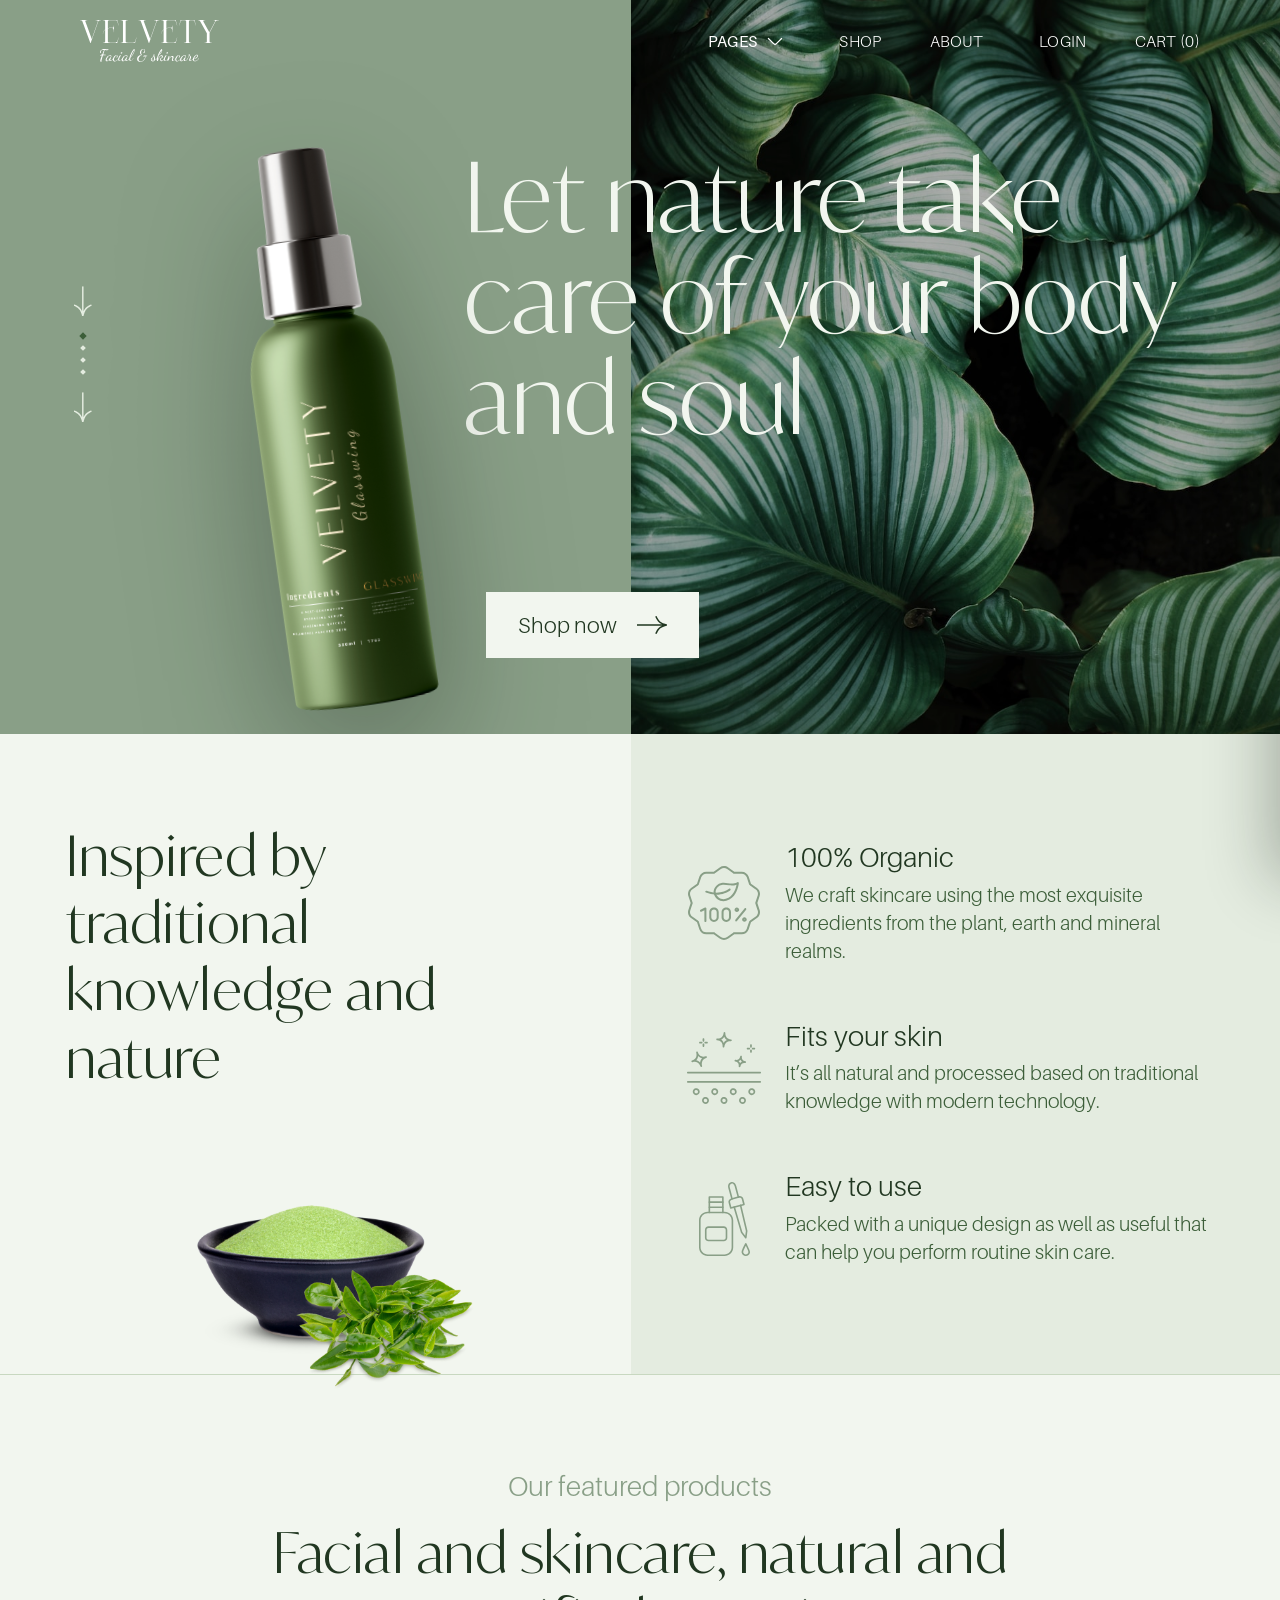
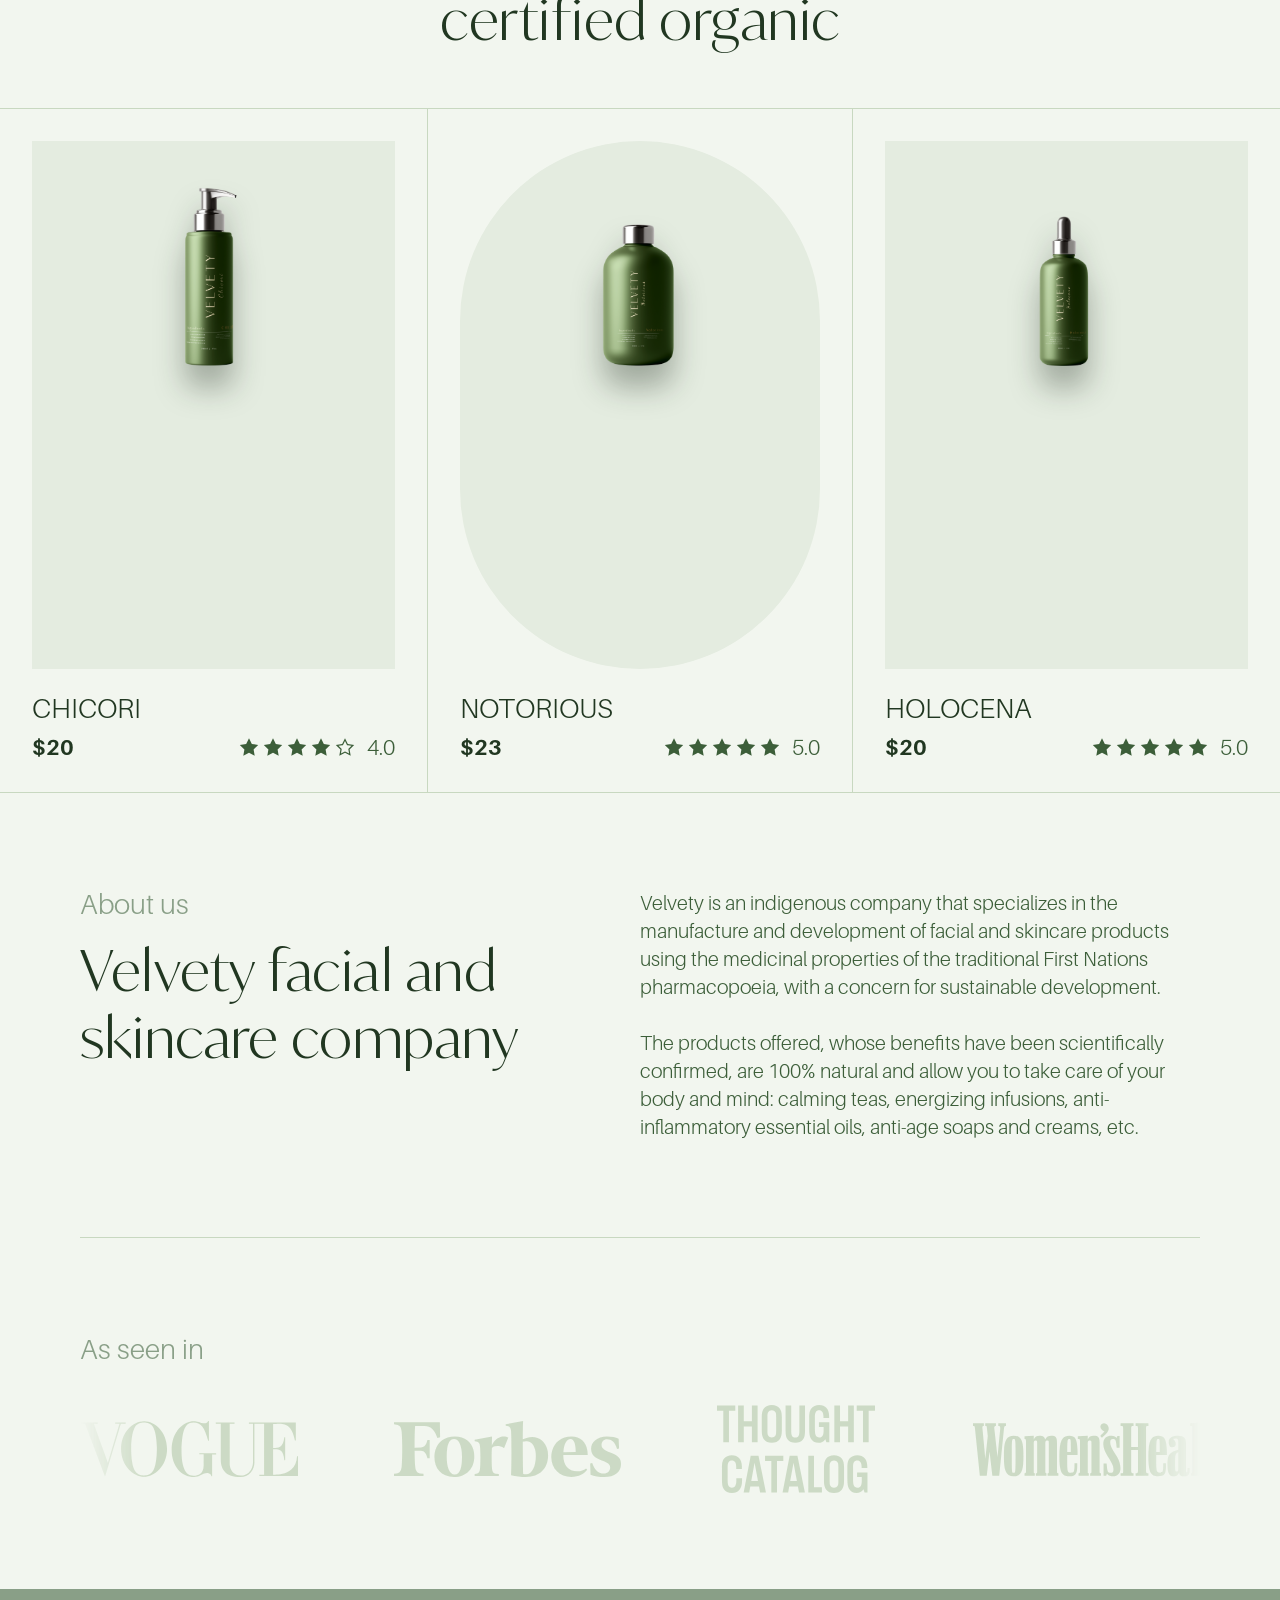
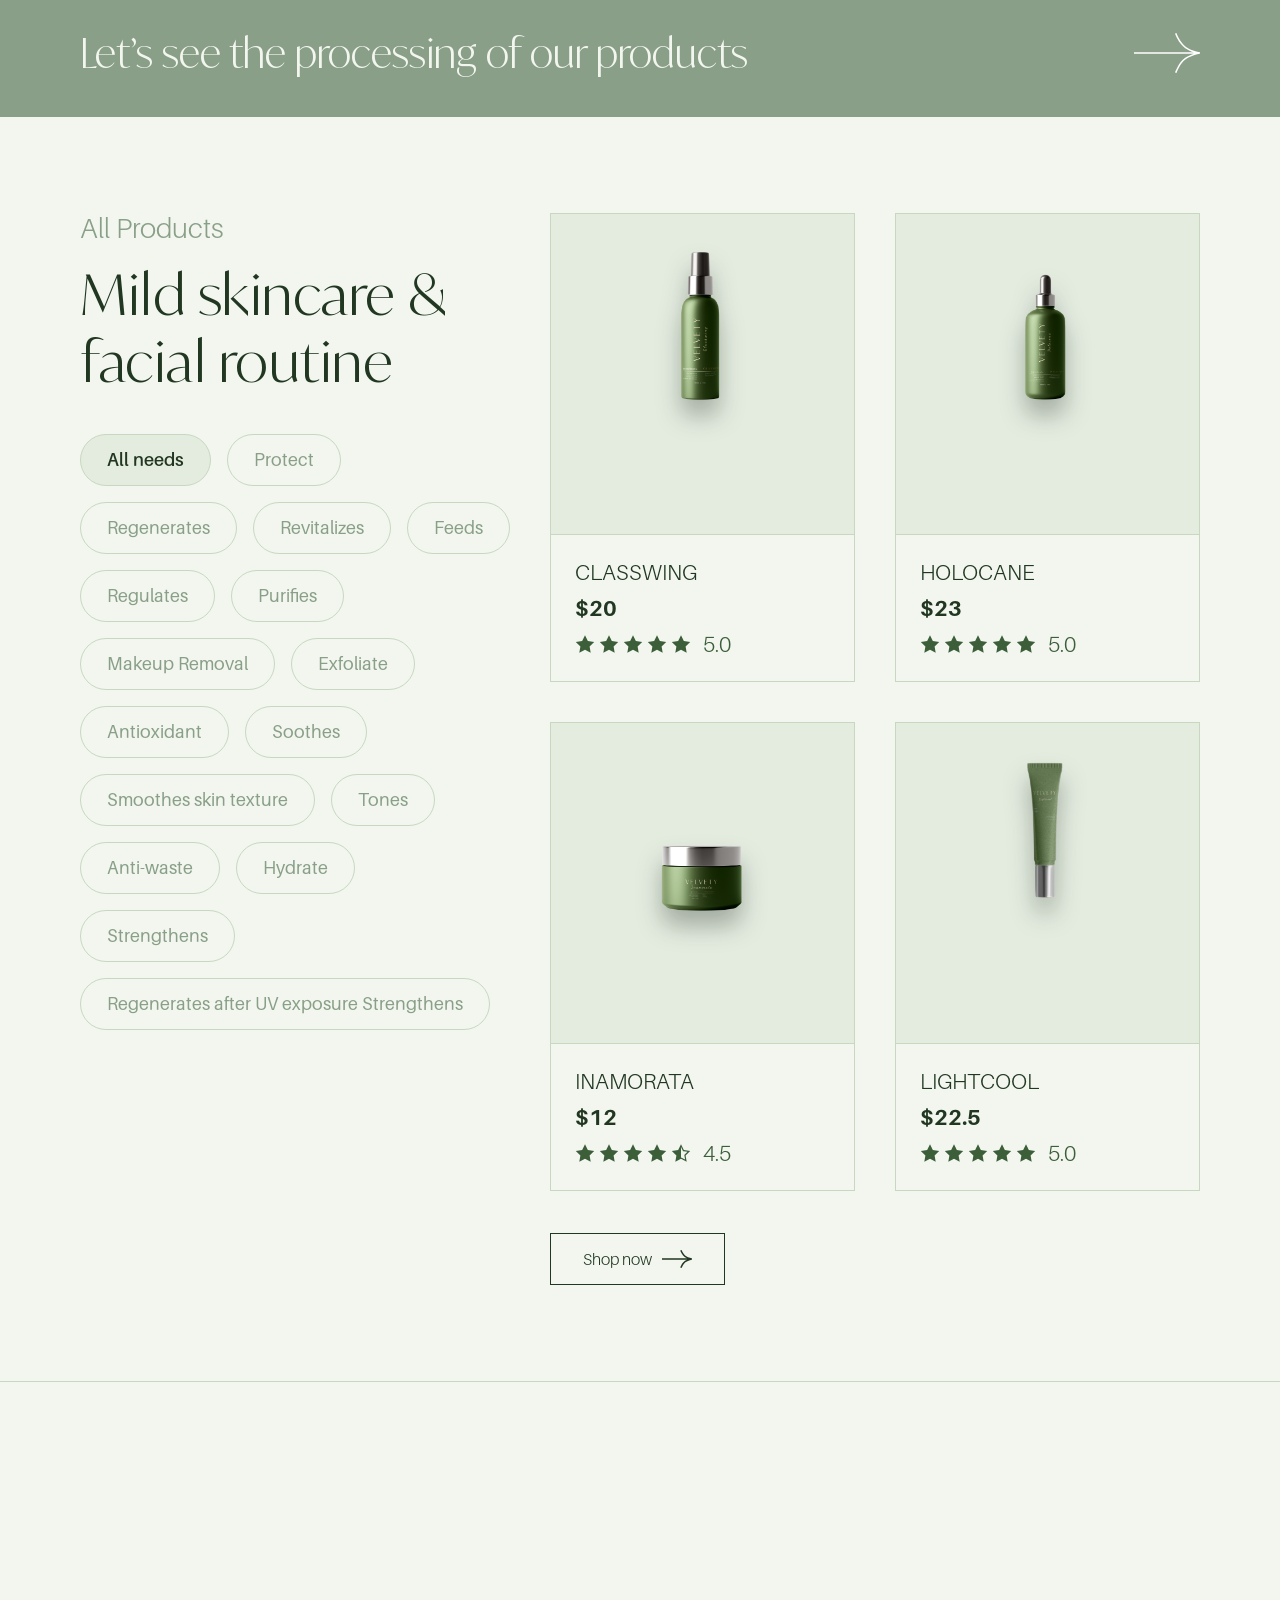
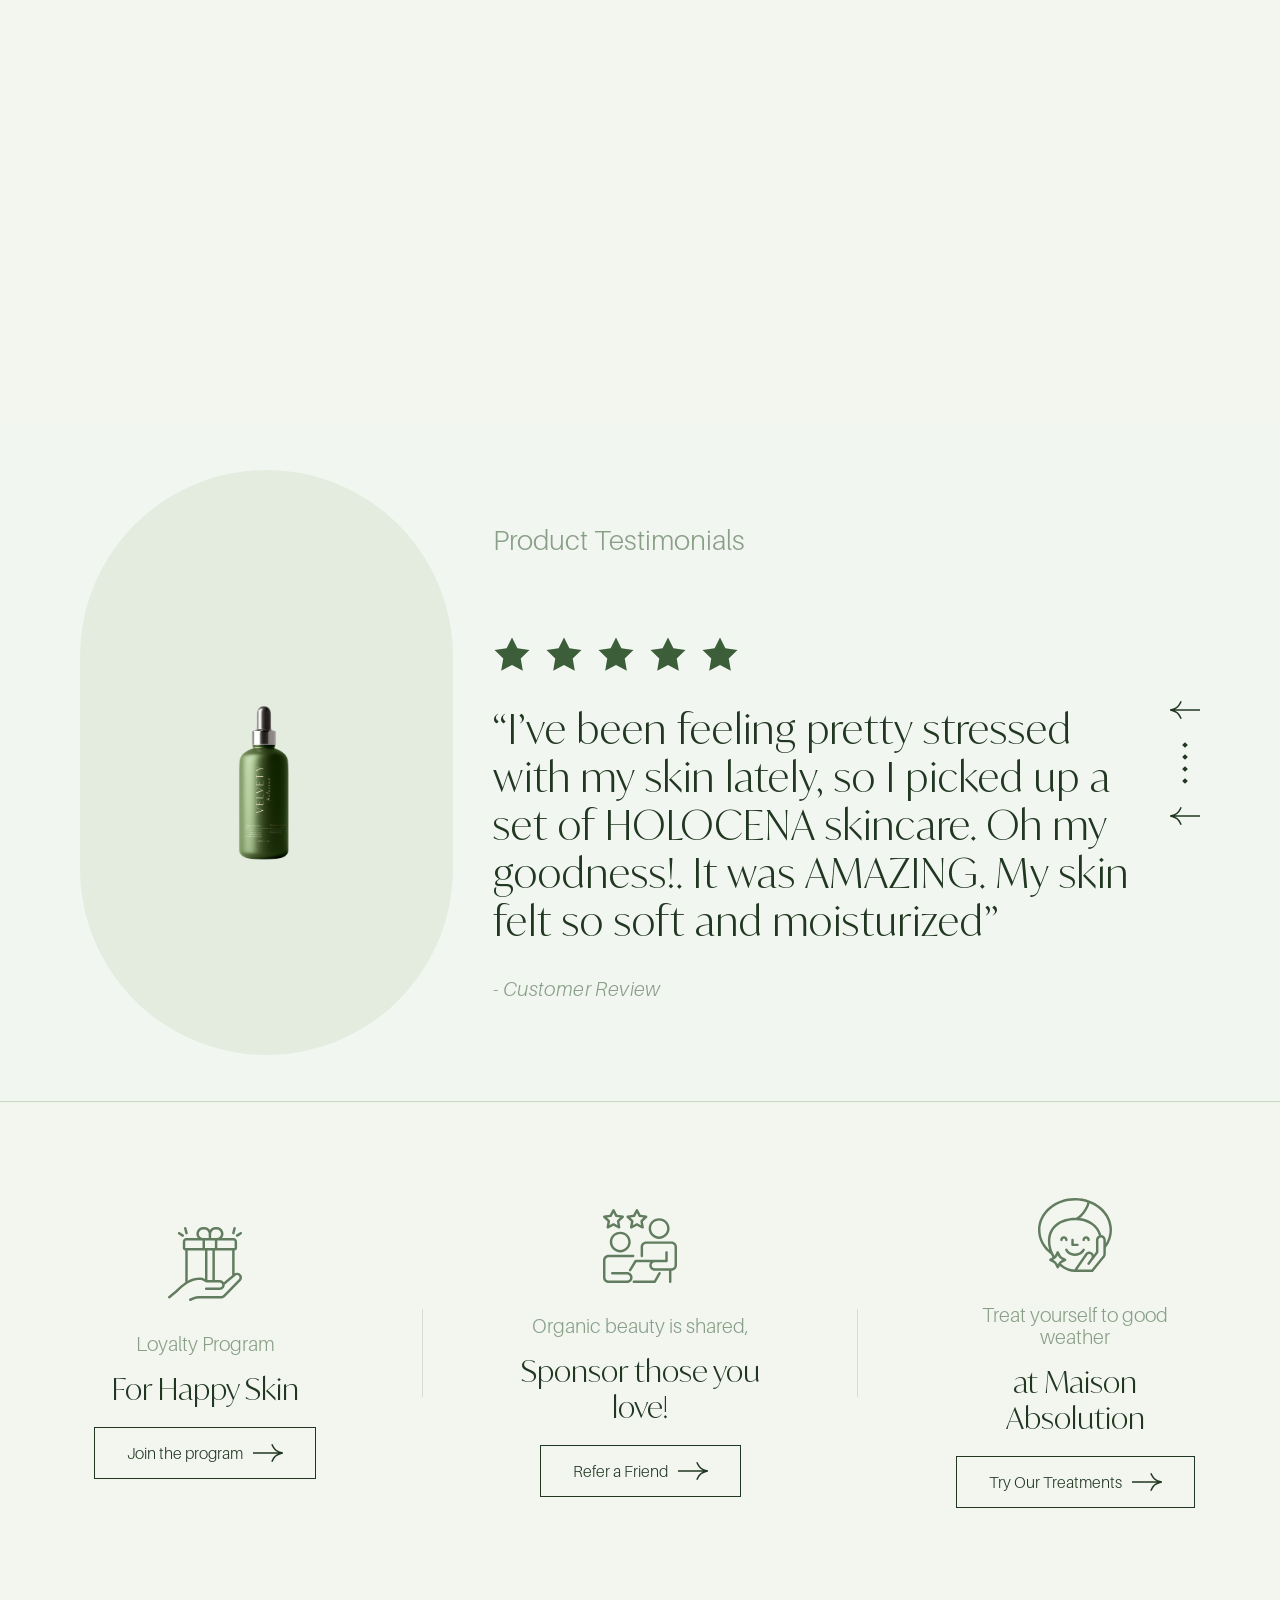
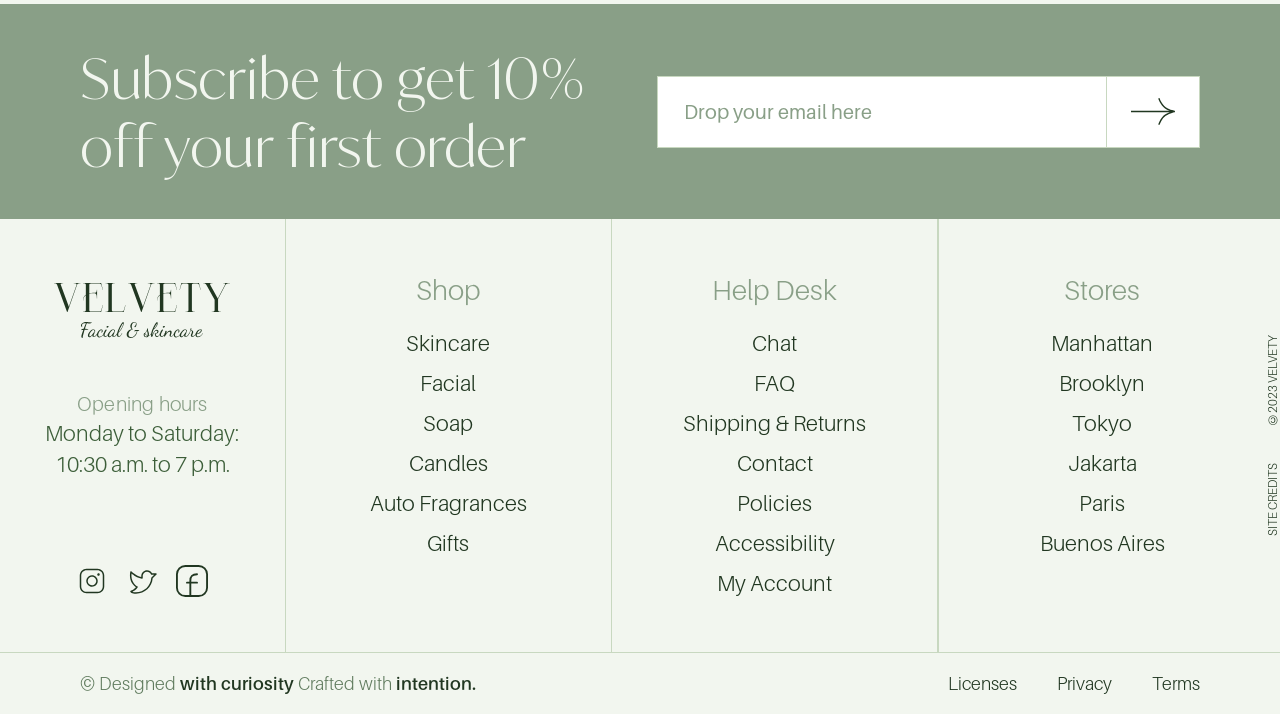
<file: index.html>
<!DOCTYPE html>
<html lang="en">
<head>
<meta charset="UTF-8" />
<meta name="viewport" content="width=device-width, initial-scale=1.0" />
<link rel="icon" type="image/svg+xml" href="assets/favicon.svg" />
<title>VELVETY — Facial &amp; Skincare</title>
<meta name="description" content="Velvety — let nature take care of your body and soul. Natural &amp; certified organic facial and skincare." />
<link rel="preconnect" href="https://fonts.googleapis.com" />
<link rel="preconnect" href="https://fonts.gstatic.com" crossorigin />
<link href="https://fonts.googleapis.com/css2?family=Cormorant+Garamond:ital,wght@0,300;0,400;0,500;1,400&display=swap" rel="stylesheet" />
<link rel="stylesheet" href="css/styles.css" />
</head>
<body>

<!-- ================= NAVBAR ================= -->
<header class="nav" id="nav">
  <div class="nav__inner">
    <a class="nav__logo" href="#top" aria-label="Velvety home">
      <img src="assets/svg/velvety_logo_nav.svg" alt="Velvety" class="nav__logo-word" />
      <img src="assets/svg/facial_skincare_nav.svg" alt="Facial &amp; skincare" class="nav__logo-sub" />
    </a>
    <nav class="nav__menu" aria-label="Primary">
      <div class="nav__left">
        <button class="nav__link nav__pages" type="button">PAGES
          <img src="assets/svg/arrow_down.svg" alt="" class="nav__caret" />
        </button>
        <a class="nav__link" href="shop.html">SHOP</a>
        <a class="nav__link" href="about.html">ABOUT</a>
      </div>
      <div class="nav__right">
        <a class="nav__link" href="#">LOGIN</a>
        <a class="nav__link" href="#">CART (0)</a>
      </div>
    </nav>
    <button class="nav__burger" id="burger" aria-label="Menu" aria-expanded="false">
      <span></span><span></span><span></span>
    </button>
  </div>
</header>

<main id="top">

<!-- ================= HERO ================= -->
<section class="hero" id="hero">
  <div class="hero__bg-left"></div>
  <div class="hero__bg-right">
    <div class="hero__leaf" style="background-image:url('assets/img/hero_bg2.png')"></div>
  </div>

  <div class="hero__slider" aria-hidden="true">
    <span class="hero__arrow hero__arrow--up"><img src="assets/svg/arrow_right1.svg" alt="" /></span>
    <span class="hero__dots">
      <i class="dot is-active"></i><i class="dot"></i><i class="dot"></i><i class="dot"></i>
    </span>
    <span class="hero__arrow hero__arrow--down"><img src="assets/svg/arrow_left.svg" alt="" /></span>
  </div>

  <h1 class="hero__title reveal-hero">
    <span class="line">Let nature take</span>
    <span class="line">care of your body</span>
    <span class="line">and soul</span>
  </h1>

  <div class="hero__bottle floaty">
    <img src="assets/img/hero_bottle.png" alt="Velvety product bottle" />
  </div>

  <a href="shop.html" class="btn-solid hero__cta">
    <span>Shop now</span>
    <img src="assets/svg/arrow_right.svg" alt="" class="btn-solid__arrow" />
  </a>
</section>

<!-- ================= INGREDIENTS ================= -->
<section class="ingredients reveal" id="ingredients">
  <div class="ingredients__left">
    <h2 class="ingredients__title">Inspired by traditional knowledge and nature</h2>
    <div class="ingredients__img" style="background-image:url('assets/img/ingredients_png.png')"></div>
  </div>
  <div class="ingredients__right">
    <div class="ing-item">
      <span class="ing-item__icon"><img src="assets/svg/ic_organic.svg" alt="" /></span>
      <div class="ing-item__text">
        <h3>100% Organic</h3>
        <p>We craft skincare using the most exquisite ingredients from the plant, earth and mineral realms.</p>
      </div>
    </div>
    <div class="ing-item">
      <span class="ing-item__icon"><img src="assets/svg/ic_skin.svg" alt="" /></span>
      <div class="ing-item__text">
        <h3>Fits your skin</h3>
        <p>It’s all natural and processed based on traditional knowledge with modern technology.</p>
      </div>
    </div>
    <div class="ing-item">
      <span class="ing-item__icon"><img src="assets/svg/ic_serum.svg" alt="" /></span>
      <div class="ing-item__text">
        <h3>Easy to use</h3>
        <p>Packed with a unique design as well as useful that can help you perform routine skin care.</p>
      </div>
    </div>
  </div>
</section>

<!-- ================= FEATURED ================= -->
<section class="featured" id="featured">
  <div class="featured__head reveal">
    <p class="eyebrow">Our featured products</p>
    <h2 class="h2">Facial and skincare, natural and certified organic</h2>
  </div>
  <div class="featured__grid">
    <article class="product-lg reveal">
      <div class="product-lg__img">
        <img class="blob" src="assets/svg/blob_chicori.svg" alt="" />
        <img class="bottle" src="assets/img/bottle_chicori.png" alt="Chicori" />
      </div>
      <div class="product-lg__desc">
        <div class="np"><h3 class="pname">CHICORI</h3><p class="pprice">$20</p></div>
        <div class="rating">
          <span class="stars"><img src="assets/svg/star_full.svg" alt=""><img src="assets/svg/star_full.svg" alt=""><img src="assets/svg/star_full.svg" alt=""><img src="assets/svg/star_full.svg" alt=""><img src="assets/svg/star_half.svg" alt=""></span>
          <span class="rnum">4.0</span>
        </div>
      </div>
    </article>

    <article class="product-lg product-lg--oval reveal">
      <div class="product-lg__img">
        <span class="oval"></span>
        <img class="bottle" src="assets/img/bottle_notorious.png" alt="Notorious" />
      </div>
      <div class="product-lg__desc">
        <div class="np"><h3 class="pname">NOTORIOUS</h3><p class="pprice">$23</p></div>
        <div class="rating">
          <span class="stars"><img src="assets/svg/star_full.svg" alt=""><img src="assets/svg/star_full.svg" alt=""><img src="assets/svg/star_full.svg" alt=""><img src="assets/svg/star_full.svg" alt=""><img src="assets/svg/star_full.svg" alt=""></span>
          <span class="rnum">5.0</span>
        </div>
      </div>
    </article>

    <article class="product-lg reveal">
      <div class="product-lg__img">
        <img class="blob" src="assets/svg/blob_holocena.svg" alt="" />
        <img class="bottle" src="assets/img/bottle_holocena.png" alt="Holocena" />
      </div>
      <div class="product-lg__desc">
        <div class="np"><h3 class="pname">HOLOCENA</h3><p class="pprice">$20</p></div>
        <div class="rating">
          <span class="stars"><img src="assets/svg/star_full.svg" alt=""><img src="assets/svg/star_full.svg" alt=""><img src="assets/svg/star_full.svg" alt=""><img src="assets/svg/star_full.svg" alt=""><img src="assets/svg/star_full.svg" alt=""></span>
          <span class="rnum">5.0</span>
        </div>
      </div>
    </article>
  </div>
</section>

<!-- ================= ABOUT US ================= -->
<section class="about" id="about">
  <div class="about__top reveal">
    <div class="about__head">
      <p class="eyebrow">About us</p>
      <h2 class="h2">Velvety facial and skincare company</h2>
    </div>
    <div class="about__body">
      <p>Velvety is an indigenous company that specializes in the manufacture and development of facial and skincare products using the medicinal properties of the traditional First Nations pharmacopoeia, with a concern for sustainable development.</p>
      <p>The products offered, whose benefits have been scientifically confirmed, are 100% natural and allow you to take care of your body and mind: calming teas, energizing infusions, anti-inflammatory essential oils, anti-age soaps and creams, etc.</p>
    </div>
  </div>
  <div class="about__sep"></div>
  <div class="about__seen reveal">
    <p class="eyebrow">As seen in</p>
    <div class="about__logos">
      <div class="about__logos-track">
        <img src="assets/svg/company01.svg" alt="Vogue" />
        <img src="assets/svg/company02.svg" alt="Forbes" />
        <img src="assets/svg/company03.svg" alt="Thought Catalog" />
        <img src="assets/svg/company04.svg" alt="Women's Health" />
        <img src="assets/svg/company05.svg" alt="WWD" />
        <img src="assets/svg/company01.svg" alt="" class="dupe" aria-hidden="true" />
        <img src="assets/svg/company02.svg" alt="" class="dupe" aria-hidden="true" />
        <img src="assets/svg/company03.svg" alt="" class="dupe" aria-hidden="true" />
        <img src="assets/svg/company04.svg" alt="" class="dupe" aria-hidden="true" />
        <img src="assets/svg/company05.svg" alt="" class="dupe" aria-hidden="true" />
      </div>
    </div>
  </div>
</section>

<!-- ================= CTA BAR 1 ================= -->
<section class="cta-bar reveal">
  <p>Let’s see the processing of our products</p>
  <span class="cta-bar__arrow"><img src="assets/svg/arrow_left1.svg" alt="" /></span>
</section>

<!-- ================= ALL PRODUCTS ================= -->
<section class="allprod" id="shop">
  <div class="allprod__left reveal">
    <div class="allprod__head">
      <p class="eyebrow">All Products</p>
      <h2 class="h2">Mild skincare &amp; facial routine</h2>
    </div>
    <div class="pills">
      <button class="pill is-active">All needs</button>
      <button class="pill">Protect</button>
      <button class="pill">Regenerates</button>
      <button class="pill">Revitalizes</button>
      <button class="pill">Feeds</button>
      <button class="pill">Regulates</button>
      <button class="pill">Purifies</button>
      <button class="pill">Makeup Removal</button>
      <button class="pill">Exfoliate</button>
      <button class="pill">Antioxidant</button>
      <button class="pill">Soothes</button>
      <button class="pill">Smoothes skin texture</button>
      <button class="pill">Tones</button>
      <button class="pill">Anti-waste</button>
      <button class="pill">Hydrate</button>
      <button class="pill">Strengthens</button>
      <button class="pill">Regenerates after UV exposure Strengthens</button>
    </div>
  </div>

  <div class="allprod__right reveal">
    <div class="allprod__grid">
      <article class="product-sm">
        <div class="product-sm__img"><img class="blob" src="assets/svg/blob_rect14.svg" alt=""><img class="bottle" src="assets/img/hero_bottle.png" alt="Classwing"></div>
        <div class="product-sm__desc"><h3>CLASSWING</h3><p class="pprice">$20</p>
          <div class="rating"><span class="stars"><img src="assets/svg/star_full.svg" alt=""><img src="assets/svg/star_full.svg" alt=""><img src="assets/svg/star_full.svg" alt=""><img src="assets/svg/star_full.svg" alt=""><img src="assets/svg/star_full.svg" alt=""></span><span class="rnum">5.0</span></div>
        </div>
      </article>
      <article class="product-sm">
        <div class="product-sm__img"><img class="blob" src="assets/svg/blob_rect15.svg" alt=""><img class="bottle" src="assets/img/bottle_holocena.png" alt="Holocane"></div>
        <div class="product-sm__desc"><h3>HOLOCANE</h3><p class="pprice">$23</p>
          <div class="rating"><span class="stars"><img src="assets/svg/star_full.svg" alt=""><img src="assets/svg/star_full.svg" alt=""><img src="assets/svg/star_full.svg" alt=""><img src="assets/svg/star_full.svg" alt=""><img src="assets/svg/star_alt.svg" alt=""></span><span class="rnum">5.0</span></div>
        </div>
      </article>
      <article class="product-sm">
        <div class="product-sm__img"><img class="blob" src="assets/svg/blob_rect27.svg" alt=""><img class="bottle" src="assets/img/bottle_inamorata.png" alt="Inamorata"></div>
        <div class="product-sm__desc"><h3>INAMORATA</h3><p class="pprice">$12</p>
          <div class="rating"><span class="stars"><img src="assets/svg/star_full.svg" alt=""><img src="assets/svg/star_full.svg" alt=""><img src="assets/svg/star_full.svg" alt=""><img src="assets/svg/star_full.svg" alt=""><img src="assets/svg/star_alt3.svg" alt=""></span><span class="rnum">4.5</span></div>
        </div>
      </article>
      <article class="product-sm">
        <div class="product-sm__img"><img class="blob" src="assets/svg/blob_rect28.svg" alt=""><img class="bottle" src="assets/img/bottle_lightcool.png" alt="Lightcool"></div>
        <div class="product-sm__desc"><h3>LIGHTCOOL</h3><p class="pprice">$22.5</p>
          <div class="rating"><span class="stars"><img src="assets/svg/star_full.svg" alt=""><img src="assets/svg/star_full.svg" alt=""><img src="assets/svg/star_full.svg" alt=""><img src="assets/svg/star_full.svg" alt=""><img src="assets/svg/star_alt.svg" alt=""></span><span class="rnum">5.0</span></div>
        </div>
      </article>
    </div>
    <a href="shop.html" class="btn-outline"><span>Shop now</span><img src="assets/svg/arrow_right.svg" alt=""></a>
  </div>
</section>

<!-- ================= TRY OUR SERVICE ================= -->
<section class="service reveal">
  <div class="service__img"><img src="assets/svg/try_service_img.svg" alt="" /></div>
  <div class="service__content">
    <p class="eyebrow">Try Our Service</p>
    <h2 class="h2">Your skin diagnosis in 3 minutes</h2>
    <p class="service__text">Say hello to a more radiant, healthier you with personalized skincare that’s as unique as you are.</p>
    <a href="#" class="btn-outline"><span>Start my diagnosis</span><img src="assets/svg/arrow_right.svg" alt=""></a>
  </div>
</section>

<!-- ================= TESTIMONIALS ================= -->
<section class="testi reveal" id="testi">
  <div class="testi__img">
    <span class="testi__blob"></span>
    <img class="bottle" src="assets/img/bottle_holocena.png" alt="Holocena" />
  </div>
  <div class="testi__content">
    <p class="eyebrow">Product Testimonials</p>
    <div class="testi__stars">
      <img src="assets/svg/star_filled_lg.svg" alt=""><img src="assets/svg/star_filled_lg.svg" alt=""><img src="assets/svg/star_filled_lg.svg" alt=""><img src="assets/svg/star_filled_lg.svg" alt=""><img src="assets/svg/star_filled_lg.svg" alt="">
    </div>
    <blockquote class="testi__quote">“I’ve been feeling pretty stressed with my skin lately, so I picked up a set of HOLOCENA skincare. Oh my goodness!. It was AMAZING. My skin felt so soft and moisturized”</blockquote>
    <p class="testi__author">- Customer Review</p>
  </div>
  <div class="testi__slider" aria-hidden="true">
    <span class="hero__arrow"><img src="assets/svg/arrow_right2.svg" alt=""></span>
    <span class="hero__dots hero__dots--dark"><i class="dot"></i><i class="dot"></i><i class="dot"></i><i class="dot"></i></span>
    <span class="hero__arrow"><img src="assets/svg/arrow_left2.svg" alt=""></span>
  </div>
</section>

<!-- ================= 3-UP CTA ================= -->
<section class="trio">
  <div class="trio__col reveal">
    <span class="trio__icon"><img src="assets/svg/ic_happyskin.svg" alt=""></span>
    <div class="trio__body">
      <p class="eyebrow">Loyalty Program</p>
      <h5 class="h5">For Happy Skin</h5>
      <a href="#" class="btn-outline"><span>Join the program</span><img src="assets/svg/arrow_right.svg" alt=""></a>
    </div>
  </div>
  <span class="trio__sep"></span>
  <div class="trio__col reveal">
    <span class="trio__icon"><img src="assets/svg/ic_feedback.svg" alt=""></span>
    <div class="trio__body">
      <p class="eyebrow">Organic beauty is shared,</p>
      <h5 class="h5">Sponsor those you love!</h5>
      <a href="#" class="btn-outline"><span>Refer a Friend</span><img src="assets/svg/arrow_right.svg" alt=""></a>
    </div>
  </div>
  <span class="trio__sep"></span>
  <div class="trio__col reveal">
    <span class="trio__icon"><img src="assets/svg/ic_beauty.svg" alt=""></span>
    <div class="trio__body">
      <p class="eyebrow">Treat yourself to good weather</p>
      <h5 class="h5">at Maison Absolution</h5>
      <a href="#" class="btn-outline"><span>Try Our Treatments</span><img src="assets/svg/arrow_right.svg" alt=""></a>
    </div>
  </div>
</section>

<!-- ================= SUBSCRIBE ================= -->
<section class="subscribe reveal">
  <h2 class="subscribe__title">Subscribe to get 10% off your first order</h2>
  <form class="subscribe__form" onsubmit="return false">
    <div class="subscribe__input"><input type="email" placeholder="Drop your email here" aria-label="Email" /></div>
    <button class="subscribe__btn" aria-label="Subscribe"><img src="assets/svg/arrow_big.svg" alt="" /></button>
  </form>
</section>

</main>

<!-- ================= FOOTER ================= -->
<footer class="footer">
  <div class="footer__cols">
    <div class="footer__brand">
      <div class="footer__logo">
        <img src="assets/svg/velvety_logo_footer.svg" alt="Velvety" class="footer__logo-word" />
        <img src="assets/svg/facial_skincare_footer.svg" alt="Facial &amp; skincare" class="footer__logo-sub" />
      </div>
      <div class="footer__hours">
        <p class="muted">Opening hours</p>
        <p class="dark">Monday to Saturday: 10:30 a.m. to 7 p.m.</p>
      </div>
      <div class="footer__social">
        <a href="#" aria-label="Instagram"><img src="assets/svg/ic_instagram.svg" alt=""></a>
        <a href="#" aria-label="Twitter"><img src="assets/svg/ic_twitter.svg" alt=""></a>
        <a href="#" aria-label="Facebook"><img src="assets/svg/ic_facebook.svg" alt=""></a>
      </div>
    </div>
    <div class="footer__menu footer__menu--l">
      <p class="footer__h">Shop</p>
      <ul><li>Skincare</li><li>Facial</li><li>Soap</li><li>Candles</li><li>Auto Fragrances</li><li>Gifts</li></ul>
    </div>
    <div class="footer__menu">
      <p class="footer__h">Help Desk</p>
      <ul><li>Chat</li><li>FAQ</li><li>Shipping &amp; Returns</li><li>Contact</li><li>Policies</li><li>Accessibility</li><li>My Account</li></ul>
    </div>
    <div class="footer__menu footer__menu--l">
      <p class="footer__h">Stores</p>
      <ul><li>Manhattan</li><li>Brooklyn</li><li>Tokyo</li><li>Jakarta</li><li>Paris</li><li>Buenos Aires</li></ul>
    </div>
    <div class="footer__credits"><span>SITE CREDITS</span><span>©2023 VELVETY</span></div>
  </div>
  <div class="footer__bar">
    <p>© Designed <b>with curiosity</b> Crafted with <b>intention.</b></p>
    <div class="footer__legal"><span>Licenses</span><span>Privacy</span><span>Terms</span></div>
  </div>
</footer>

<script src="js/script.js"></script>
<script src="js/ui.js"></script>
</body>
</html>
</file>
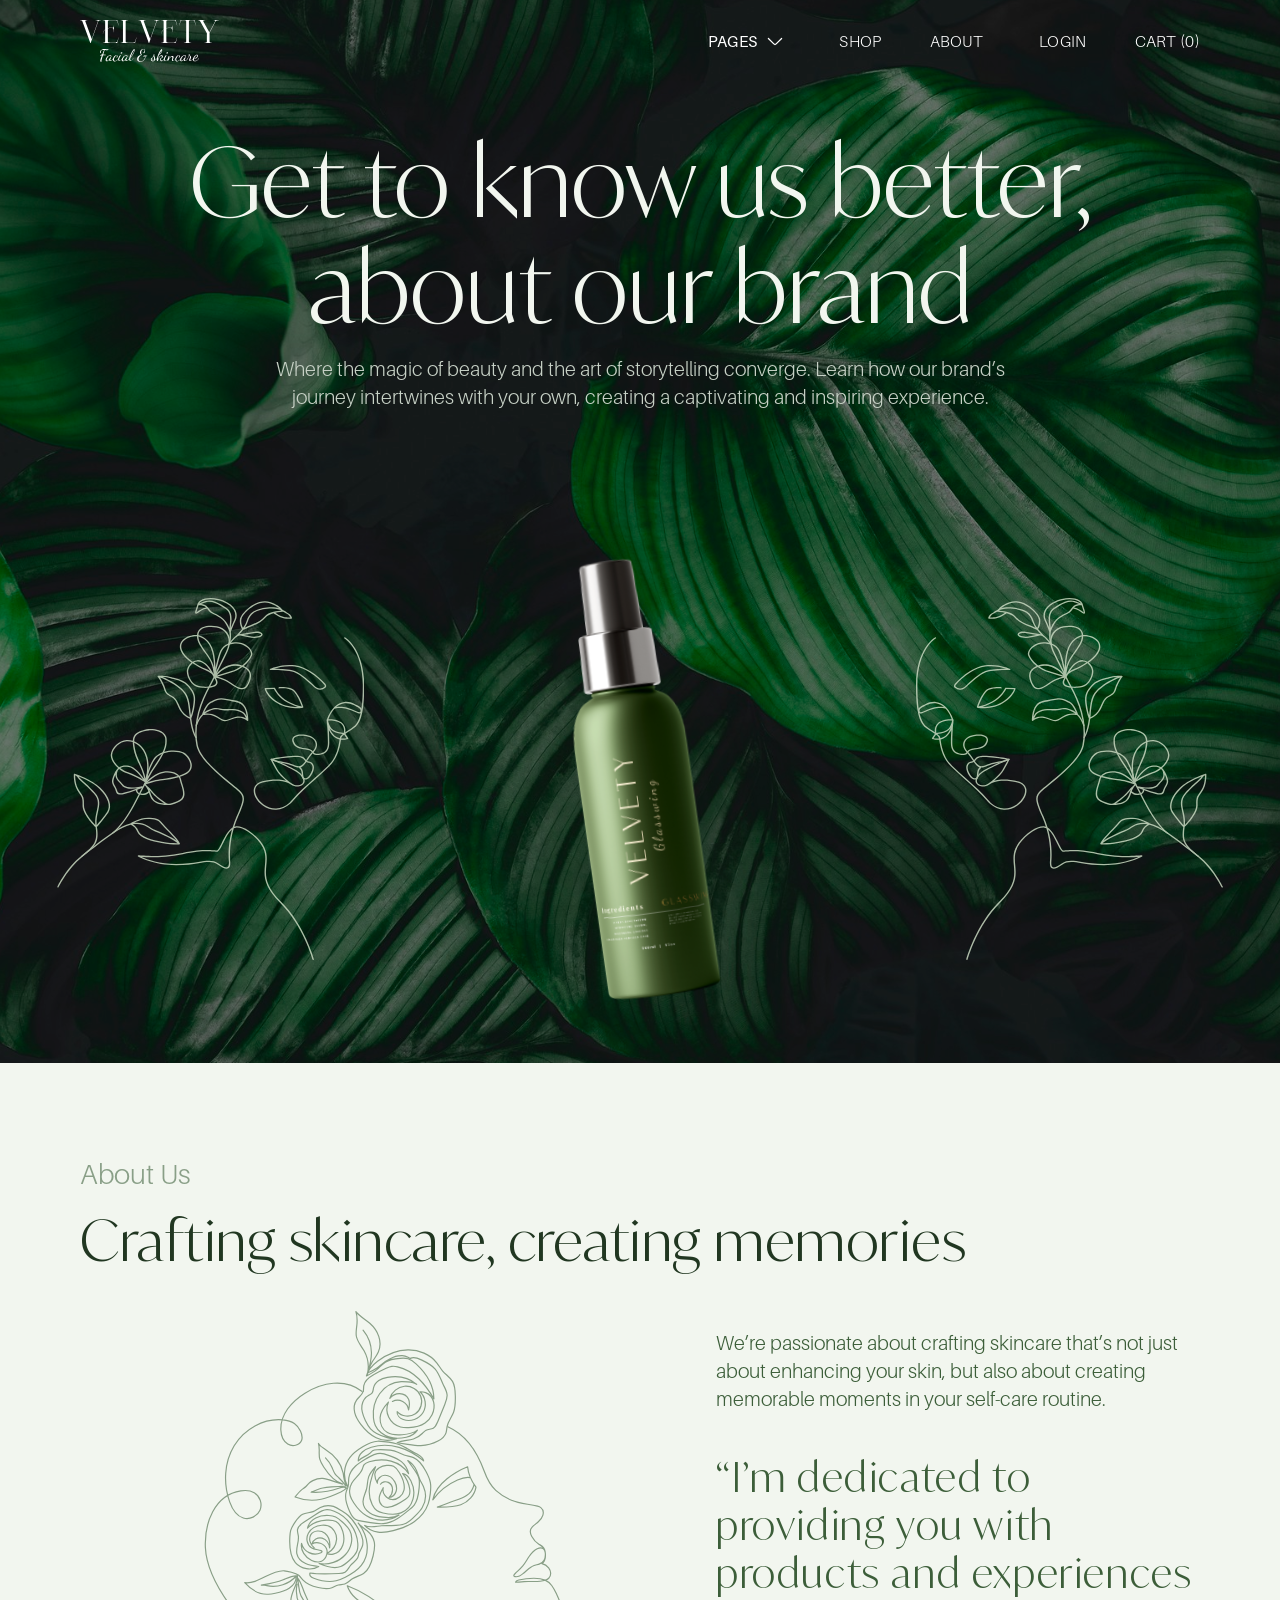
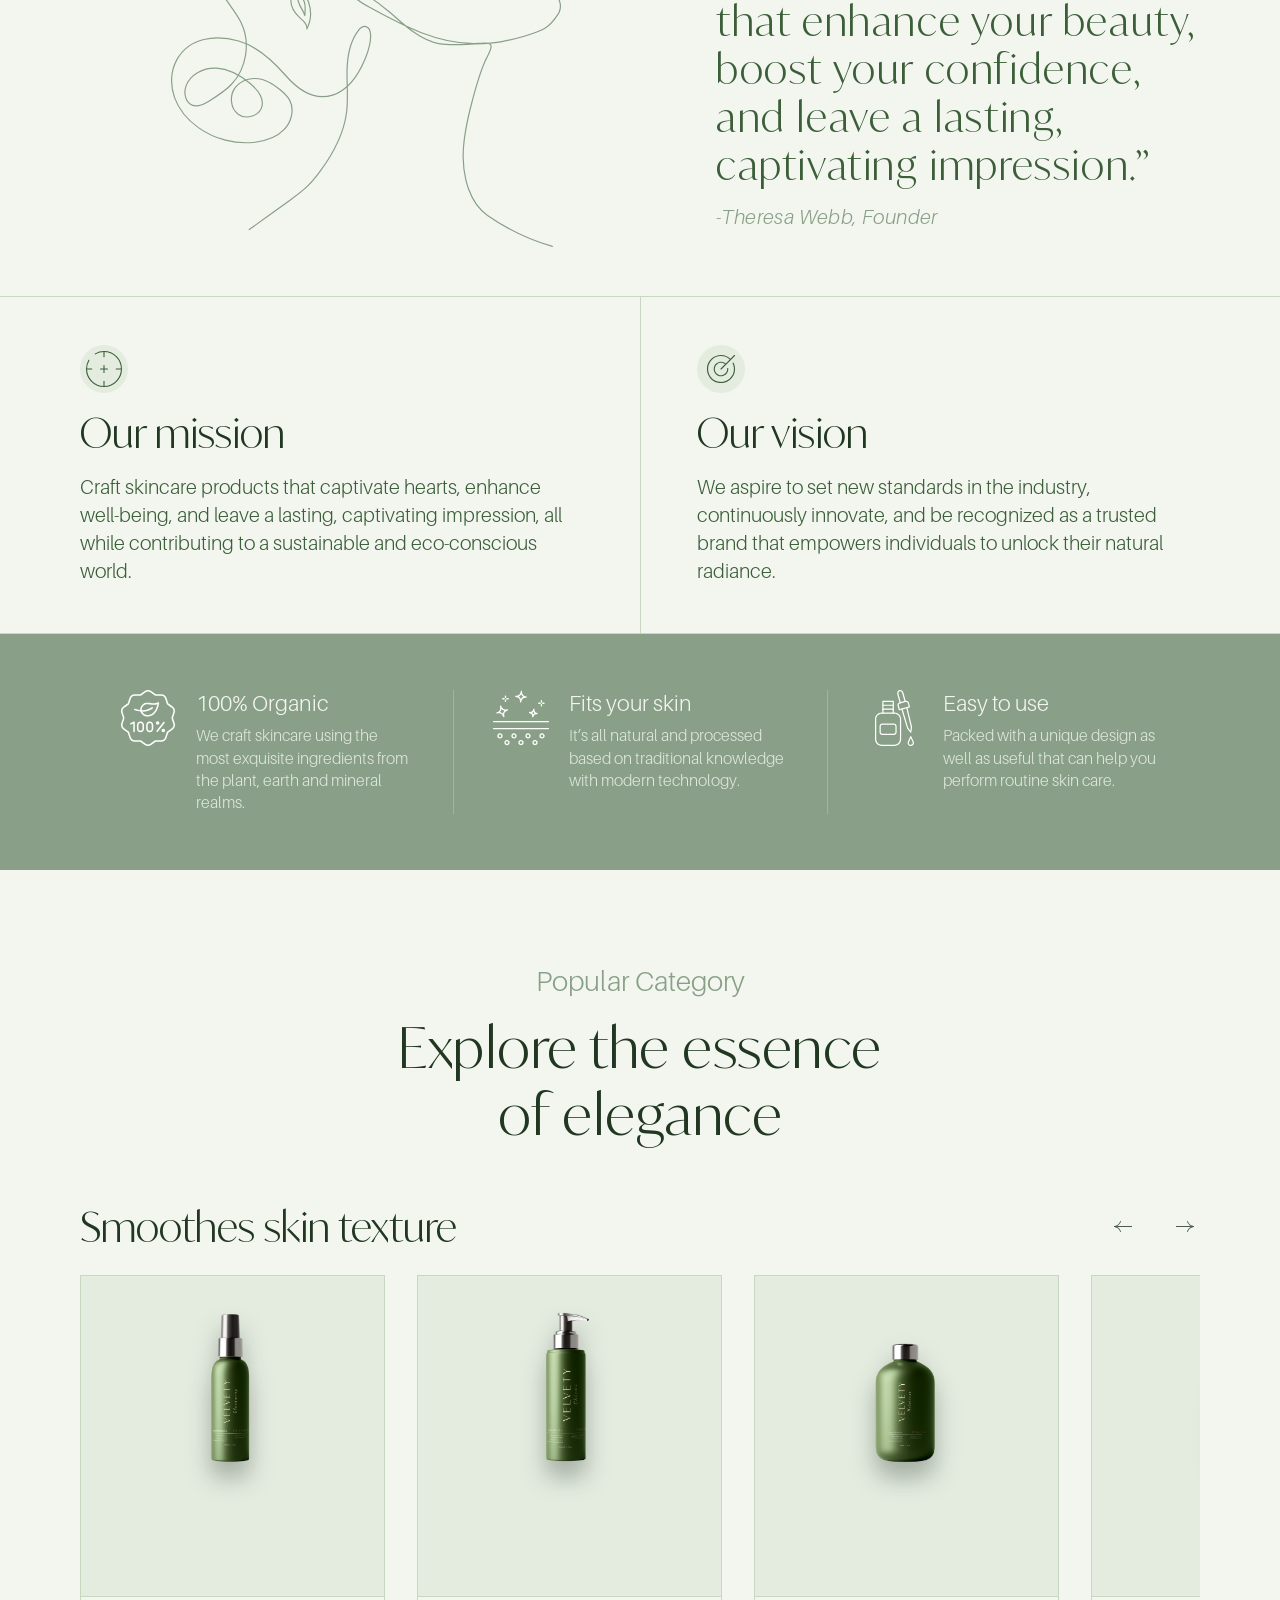
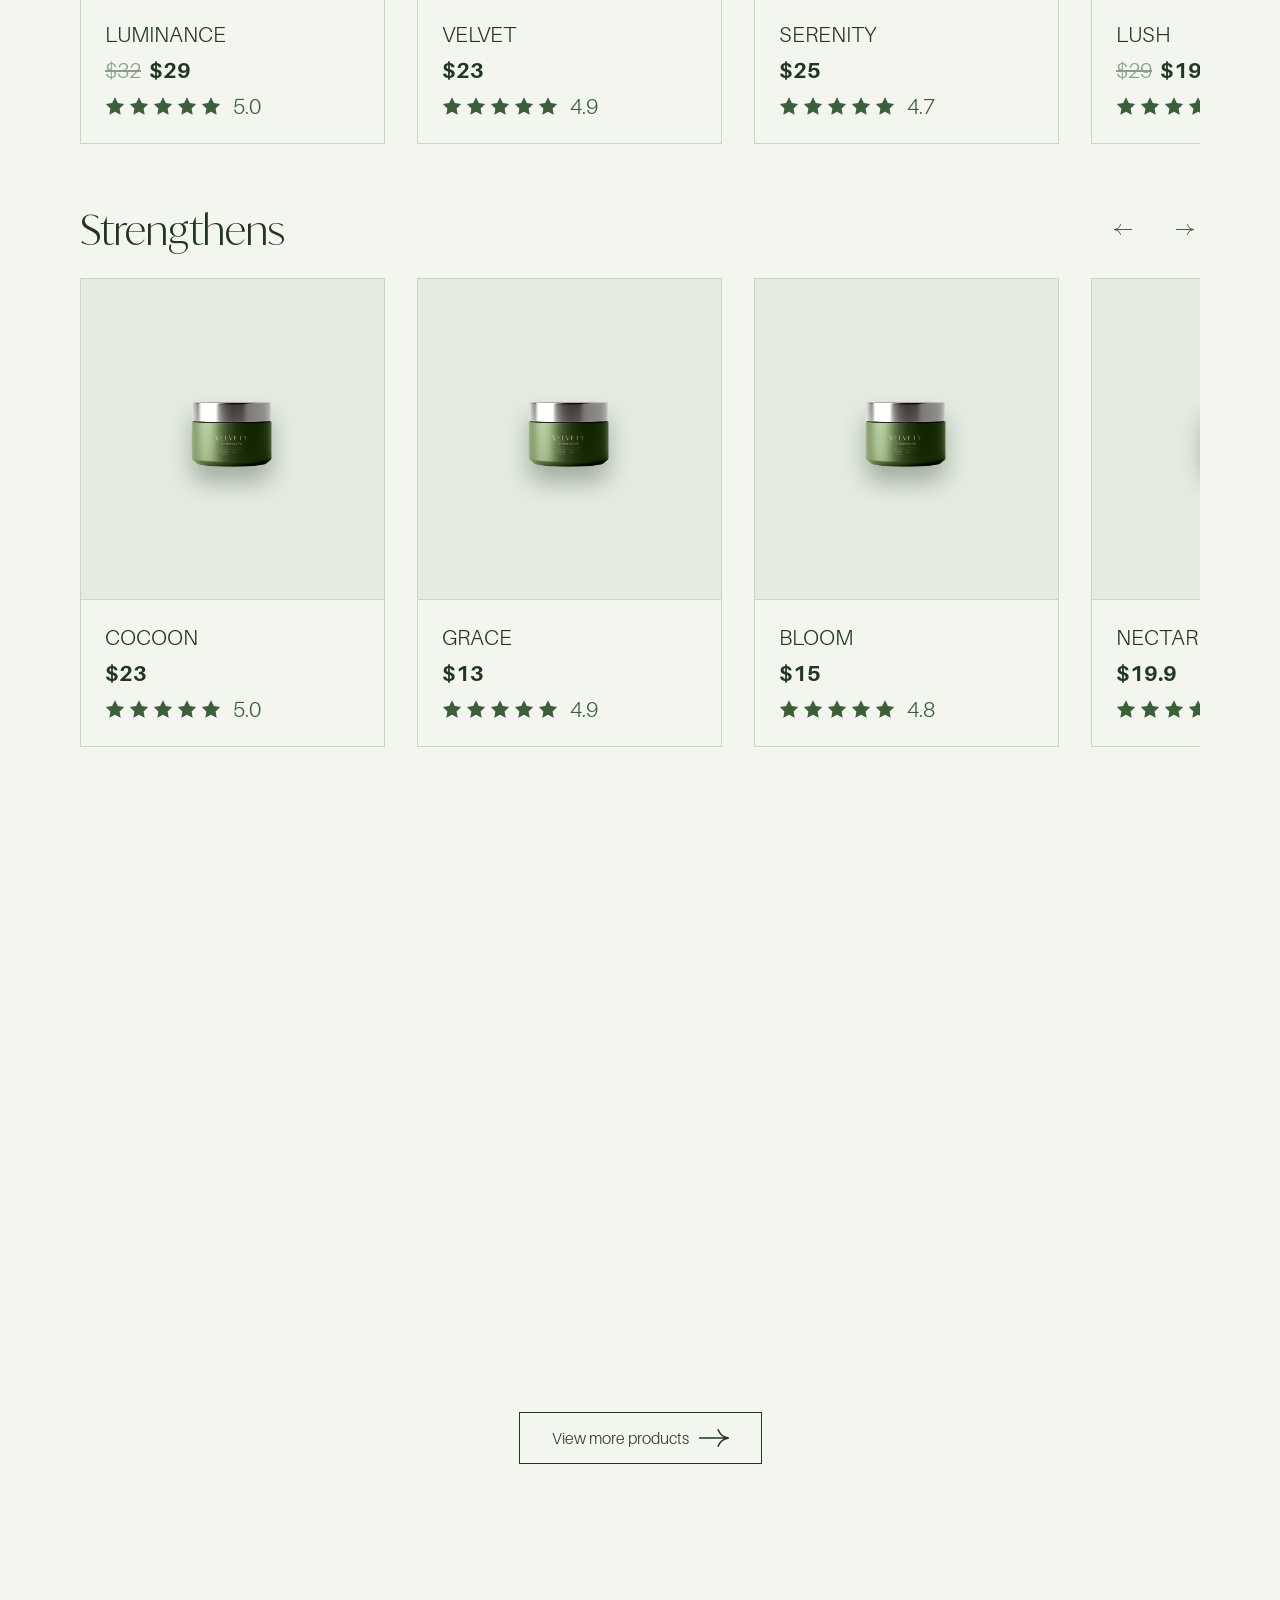
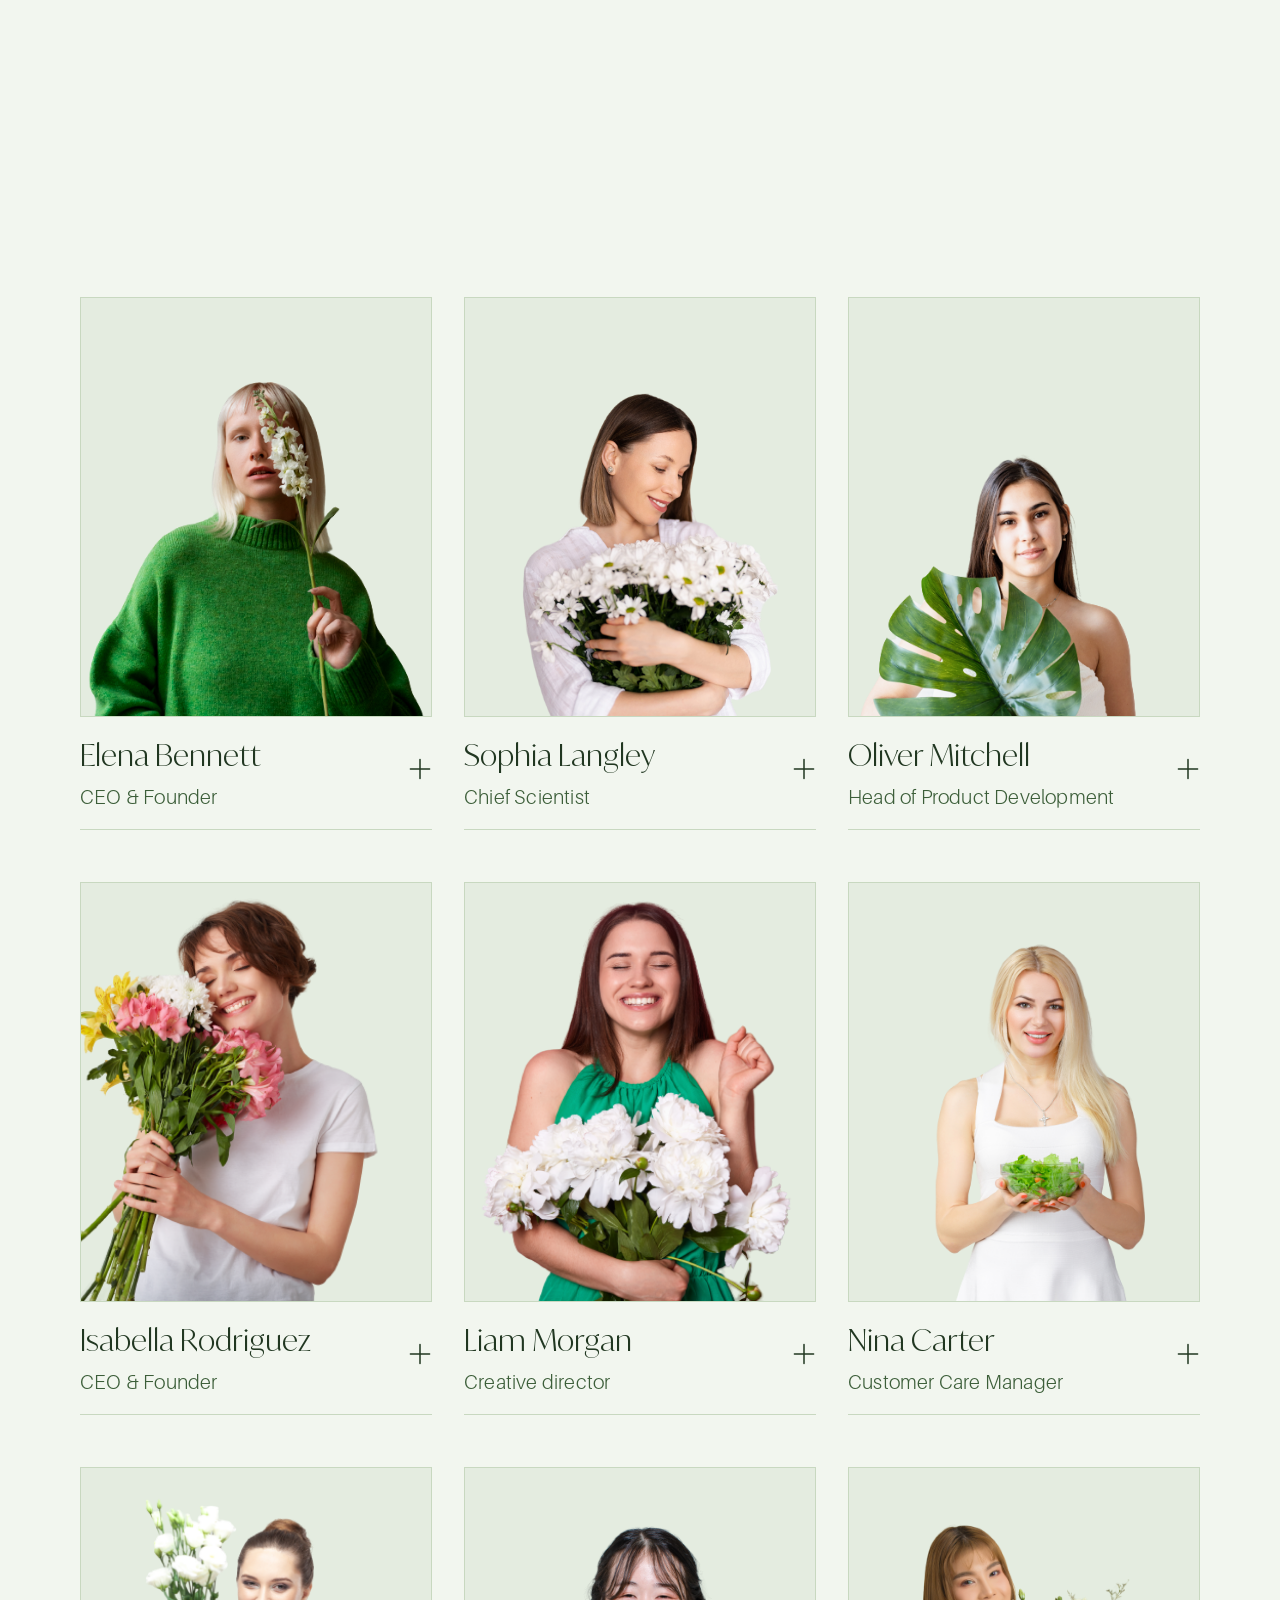
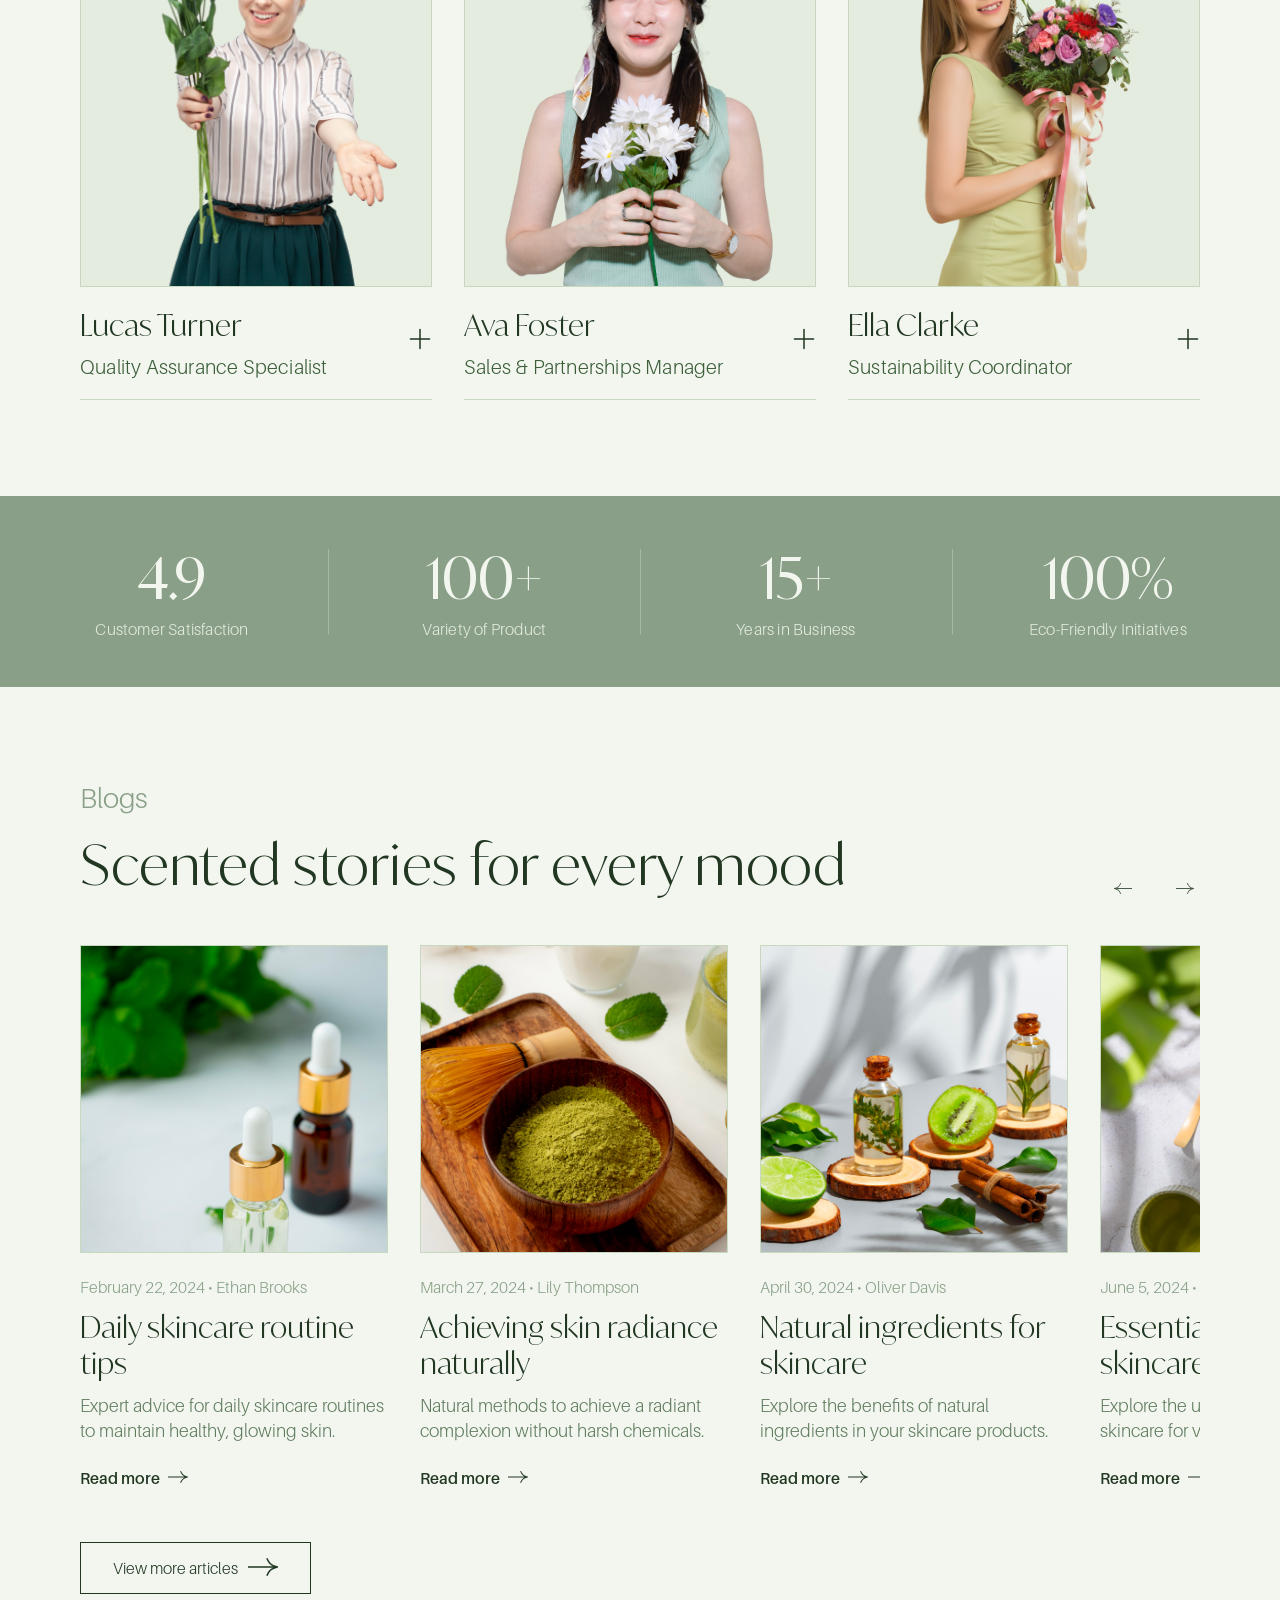
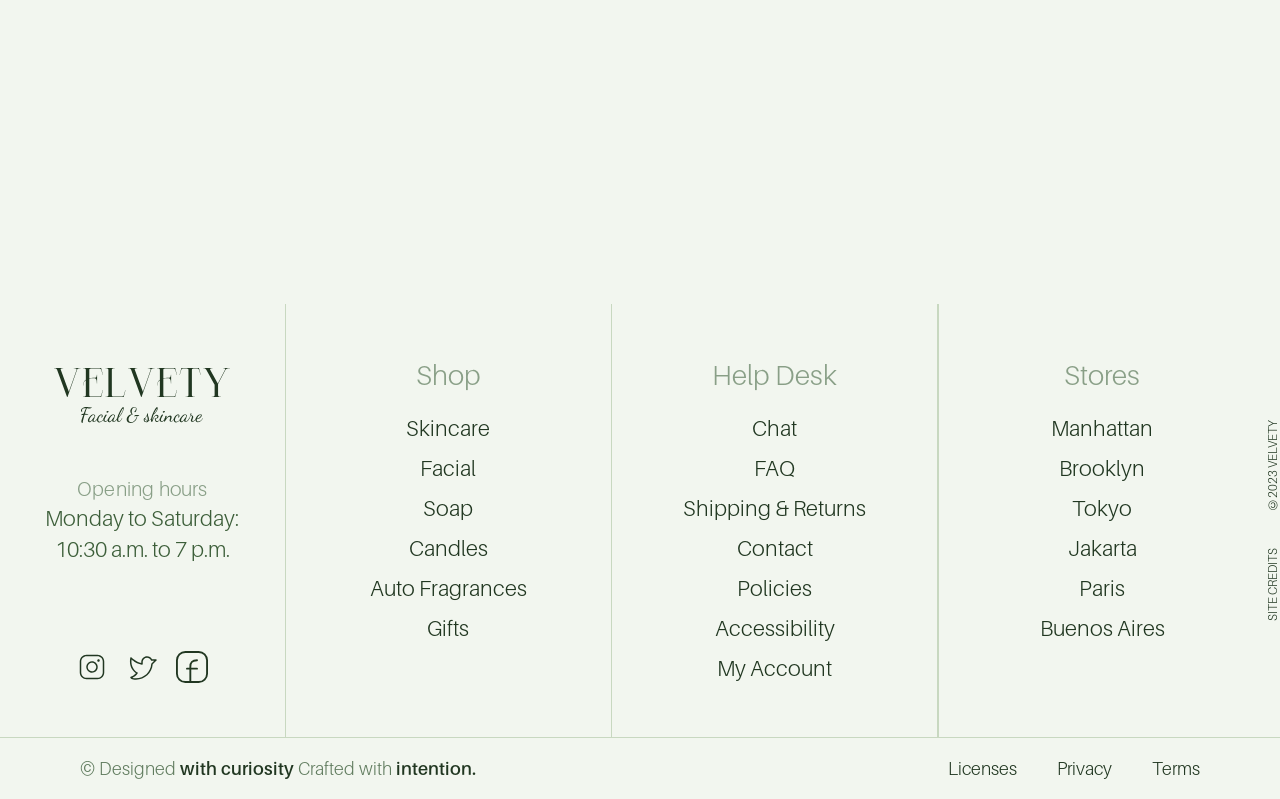
<file: about.html>
<!DOCTYPE html>
<html lang="en">
<head>
<meta charset="UTF-8" />
<meta name="viewport" content="width=device-width, initial-scale=1.0" />
<link rel="icon" type="image/svg+xml" href="assets/favicon.svg" />
<title>VELVETY — About Us</title>
<meta name="description" content="Get to know us better — Velvety facial &amp; skincare. Our story, mission, team and journal." />
<link rel="preconnect" href="https://fonts.googleapis.com" />
<link rel="preconnect" href="https://fonts.gstatic.com" crossorigin />
<link href="https://fonts.googleapis.com/css2?family=Cormorant+Garamond:ital,wght@0,300;0,400;0,500;1,400&display=swap" rel="stylesheet" />
<link rel="stylesheet" href="css/styles.css" />
<link rel="stylesheet" href="css/about.css" />
</head>
<body>

<!-- ================= NAVBAR ================= -->
<header class="nav" id="nav">
  <div class="nav__inner">
    <a class="nav__logo" href="index.html" aria-label="Velvety home">
      <img src="assets/svg/velvety_logo_nav.svg" alt="Velvety" class="nav__logo-word" />
      <img src="assets/svg/facial_skincare_nav.svg" alt="Facial &amp; skincare" class="nav__logo-sub" />
    </a>
    <nav class="nav__menu" aria-label="Primary">
      <div class="nav__left">
        <button class="nav__link nav__pages" type="button">PAGES
          <img src="assets/svg/arrow_down.svg" alt="" class="nav__caret" />
        </button>
        <a class="nav__link" href="shop.html">SHOP</a>
        <a class="nav__link" href="about.html">ABOUT</a>
      </div>
      <div class="nav__right">
        <a class="nav__link" href="#">LOGIN</a>
        <a class="nav__link" href="#">CART (0)</a>
      </div>
    </nav>
    <button class="nav__burger" id="burger" aria-label="Menu" aria-expanded="false"><span></span><span></span><span></span></button>
  </div>
</header>

<main id="top">

<!-- ================= HERO ================= -->
<section class="ahero" id="hero">
  <div class="ahero__bg" style="background-image:url('assets/img/about_hero_bg.png')"></div>
  <img class="ahero__illus ahero__illus--l" src="assets/svg/about_illus_left.svg" alt="" />
  <img class="ahero__illus ahero__illus--r" src="assets/svg/about_illus_right.svg" alt="" />
  <div class="ahero__inner">
    <h1 class="ahero__title reveal-hero"><span class="line">Get to know us better,</span> <span class="line">about our brand</span></h1>
    <p class="ahero__sub reveal">Where the magic of beauty and the art of storytelling converge. Learn how our brand’s journey intertwines with your own, creating a captivating and inspiring experience.</p>
    <div class="ahero__bottle floaty-slow"><img src="assets/img/about_hero_bottle.png" alt="Velvety product" /></div>
  </div>
</section>

<!-- ================= ABOUT US ================= -->
<section class="aboutus">
  <div class="aboutus__head reveal">
    <p class="eyebrow">About Us</p>
    <h2 class="h2">Crafting skincare, creating memories</h2>
  </div>
  <div class="aboutus__content reveal">
    <div class="aboutus__illus"><img src="assets/svg/about_woman_b.svg" alt="Line illustration of a woman" /></div>
    <div class="aboutus__text">
      <p class="lead">We’re passionate about crafting skincare that’s not just about enhancing your skin, but also about creating memorable moments in your self-care routine.</p>
      <div class="aboutus__quote">
        <blockquote>“I’m dedicated to providing you with products and experiences that enhance your beauty, boost your confidence, and leave a lasting, captivating impression.”</blockquote>
        <cite>-Theresa Webb, Founder</cite>
      </div>
    </div>
  </div>
</section>

<!-- ================= MISSION & VISION ================= -->
<section class="mv reveal">
  <div class="mv__col">
    <span class="mv__icon"><img src="assets/svg/ic_mission.svg" alt="" /></span>
    <h3>Our mission</h3>
    <p>Craft skincare products that captivate hearts, enhance well-being, and leave a lasting, captivating impression, all while contributing to a sustainable and eco-conscious world.</p>
  </div>
  <div class="mv__col">
    <span class="mv__icon"><img src="assets/svg/ic_vision.svg" alt="" /></span>
    <h3>Our vision</h3>
    <p>We aspire to set new standards in the industry, continuously innovate, and be recognized as a trusted brand that empowers individuals to unlock their natural radiance.</p>
  </div>
</section>

<!-- ================= VALUE BAR ================= -->
<section class="value reveal">
  <div class="value__col">
    <span class="value__icon"><img src="assets/svg/ic_organic.svg" alt="" /></span>
    <div><h4>100% Organic</h4><p>We craft skincare using the most exquisite ingredients from the plant, earth and mineral realms.</p></div>
  </div>
  <div class="value__col">
    <span class="value__icon"><img src="assets/svg/ic_skin.svg" alt="" /></span>
    <div><h4>Fits your skin</h4><p>It’s all natural and processed based on traditional knowledge with modern technology.</p></div>
  </div>
  <div class="value__col">
    <span class="value__icon"><img src="assets/svg/ic_serum.svg" alt="" /></span>
    <div><h4>Easy to use</h4><p>Packed with a unique design as well as useful that can help you perform routine skin care.</p></div>
  </div>
</section>

<!-- ================= EXPLORE ================= -->
<section class="explore">
  <div class="explore__head reveal">
    <p class="eyebrow">Popular Category</p>
    <h2 class="h2">Explore the essence of elegance</h2>
  </div>

  <div class="excat reveal">
    <div class="excat__title"><h3>Smoothes skin texture</h3>
      <div class="excat__nav"><button class="ex-prev"><img src="assets/svg/arrow_right.svg" alt="prev"></button><button class="ex-next"><img src="assets/svg/arrow_right.svg" alt="next"></button></div>
    </div>
    <div class="excat__track">
      <!-- 5 bottle products -->
      <article class="product-sm"><div class="product-sm__img"><img class="blob" src="assets/svg/blob_rect13.svg" alt=""><img class="bottle" src="assets/img/explore_bottle.png" alt="Luminance"></div><div class="product-sm__desc"><h3>LUMINANCE</h3><div class="pprice-row"><span class="pprice-old">$32</span><span class="pprice">$29</span></div><div class="rating"><span class="stars"><img src="assets/svg/star_full.svg"><img src="assets/svg/star_full.svg"><img src="assets/svg/star_full.svg"><img src="assets/svg/star_full.svg"><img src="assets/svg/star_full.svg"></span><span class="rnum">5.0</span></div></div></article>
      <article class="product-sm"><div class="product-sm__img"><img class="blob" src="assets/svg/blob_rect14.svg" alt=""><img class="bottle" src="assets/img/bottle_chicori.png" alt="Velvet"></div><div class="product-sm__desc"><h3>VELVET</h3><p class="pprice">$23</p><div class="rating"><span class="stars"><img src="assets/svg/star_full.svg"><img src="assets/svg/star_full.svg"><img src="assets/svg/star_full.svg"><img src="assets/svg/star_full.svg"><img src="assets/svg/star_full.svg"></span><span class="rnum">4.9</span></div></div></article>
      <article class="product-sm"><div class="product-sm__img"><img class="blob" src="assets/svg/blob_rect15.svg" alt=""><img class="bottle" src="assets/img/bottle_notorious.png" alt="Serenity"></div><div class="product-sm__desc"><h3>SERENITY</h3><p class="pprice">$25</p><div class="rating"><span class="stars"><img src="assets/svg/star_full.svg"><img src="assets/svg/star_full.svg"><img src="assets/svg/star_full.svg"><img src="assets/svg/star_full.svg"><img src="assets/svg/star_full.svg"></span><span class="rnum">4.7</span></div></div></article>
      <article class="product-sm"><div class="product-sm__img"><img class="blob" src="assets/svg/blob_rect27.svg" alt=""><img class="bottle" src="assets/img/bottle_holocena.png" alt="Lush"></div><div class="product-sm__desc"><h3>LUSH</h3><div class="pprice-row"><span class="pprice-old">$29</span><span class="pprice">$19</span></div><div class="rating"><span class="stars"><img src="assets/svg/star_full.svg"><img src="assets/svg/star_full.svg"><img src="assets/svg/star_full.svg"><img src="assets/svg/star_full.svg"><img src="assets/svg/star_full.svg"></span><span class="rnum">5.0</span></div></div></article>
      <article class="product-sm"><div class="product-sm__img"><img class="blob" src="assets/svg/blob_rect28.svg" alt=""><img class="bottle" src="assets/img/hero_bottle.png" alt="Elysium"></div><div class="product-sm__desc"><h3>ELYSIUM</h3><p class="pprice">$20</p><div class="rating"><span class="stars"><img src="assets/svg/star_full.svg"><img src="assets/svg/star_full.svg"><img src="assets/svg/star_full.svg"><img src="assets/svg/star_full.svg"><img src="assets/svg/star_full.svg"></span><span class="rnum">4.7</span></div></div></article>
    </div>
  </div>

  <div class="excat reveal">
    <div class="excat__title"><h3>Strengthens</h3>
      <div class="excat__nav"><button class="ex-prev"><img src="assets/svg/arrow_right.svg" alt="prev"></button><button class="ex-next"><img src="assets/svg/arrow_right.svg" alt="next"></button></div>
    </div>
    <div class="excat__track">
      <!-- 5 jar products -->
      <article class="product-sm"><div class="product-sm__img"><img class="blob" src="assets/svg/blob_rect13.svg" alt=""><img class="bottle" src="assets/img/bottle_inamorata.png" alt="Cocoon"></div><div class="product-sm__desc"><h3>COCOON</h3><p class="pprice">$23</p><div class="rating"><span class="stars"><img src="assets/svg/star_full.svg"><img src="assets/svg/star_full.svg"><img src="assets/svg/star_full.svg"><img src="assets/svg/star_full.svg"><img src="assets/svg/star_full.svg"></span><span class="rnum">5.0</span></div></div></article>
      <article class="product-sm"><div class="product-sm__img"><img class="blob" src="assets/svg/blob_rect14.svg" alt=""><img class="bottle" src="assets/img/bottle_inamorata.png" alt="Grace"></div><div class="product-sm__desc"><h3>GRACE</h3><p class="pprice">$13</p><div class="rating"><span class="stars"><img src="assets/svg/star_full.svg"><img src="assets/svg/star_full.svg"><img src="assets/svg/star_full.svg"><img src="assets/svg/star_full.svg"><img src="assets/svg/star_full.svg"></span><span class="rnum">4.9</span></div></div></article>
      <article class="product-sm"><div class="product-sm__img"><img class="blob" src="assets/svg/blob_rect15.svg" alt=""><img class="bottle" src="assets/img/bottle_inamorata.png" alt="Bloom"></div><div class="product-sm__desc"><h3>BLOOM</h3><p class="pprice">$15</p><div class="rating"><span class="stars"><img src="assets/svg/star_full.svg"><img src="assets/svg/star_full.svg"><img src="assets/svg/star_full.svg"><img src="assets/svg/star_full.svg"><img src="assets/svg/star_full.svg"></span><span class="rnum">4.8</span></div></div></article>
      <article class="product-sm"><div class="product-sm__img"><img class="blob" src="assets/svg/blob_rect27.svg" alt=""><img class="bottle" src="assets/img/bottle_inamorata.png" alt="Nectar"></div><div class="product-sm__desc"><h3>NECTAR</h3><p class="pprice">$19.9</p><div class="rating"><span class="stars"><img src="assets/svg/star_full.svg"><img src="assets/svg/star_full.svg"><img src="assets/svg/star_full.svg"><img src="assets/svg/star_full.svg"><img src="assets/svg/star_full.svg"></span><span class="rnum">5.0</span></div></div></article>
      <article class="product-sm"><div class="product-sm__img"><img class="blob" src="assets/svg/blob_rect28.svg" alt=""><img class="bottle" src="assets/img/bottle_inamorata.png" alt="Harmony"></div><div class="product-sm__desc"><h3>HARMONY</h3><p class="pprice">$20</p><div class="rating"><span class="stars"><img src="assets/svg/star_full.svg"><img src="assets/svg/star_full.svg"><img src="assets/svg/star_full.svg"><img src="assets/svg/star_full.svg"><img src="assets/svg/star_full.svg"></span><span class="rnum">5.0</span></div></div></article>
    </div>
  </div>

  <div class="excat reveal">
    <div class="excat__title"><h3>Revitalizes</h3>
      <div class="excat__nav"><button class="ex-prev"><img src="assets/svg/arrow_right.svg" alt="prev"></button><button class="ex-next"><img src="assets/svg/arrow_right.svg" alt="next"></button></div>
    </div>
    <div class="excat__track">
      <article class="product-sm"><div class="product-sm__img"><img class="blob" src="assets/svg/blob_rect13.svg" alt=""><img class="bottle" src="assets/img/bottle_notorious.png" alt="Opulent"></div><div class="product-sm__desc"><h3>OPULENT</h3><p class="pprice">$19</p><div class="rating"><span class="stars"><img src="assets/svg/star_full.svg"><img src="assets/svg/star_full.svg"><img src="assets/svg/star_full.svg"><img src="assets/svg/star_full.svg"><img src="assets/svg/star_full.svg"></span><span class="rnum">4.9</span></div></div></article>
      <article class="product-sm"><div class="product-sm__img"><img class="blob" src="assets/svg/blob_rect14.svg" alt=""><img class="bottle" src="assets/img/explore_bottle.png" alt="Silken"></div><div class="product-sm__desc"><h3>SILKEN</h3><p class="pprice">$17.5</p><div class="rating"><span class="stars"><img src="assets/svg/star_full.svg"><img src="assets/svg/star_full.svg"><img src="assets/svg/star_full.svg"><img src="assets/svg/star_full.svg"><img src="assets/svg/star_full.svg"></span><span class="rnum">4.8</span></div></div></article>
      <article class="product-sm"><div class="product-sm__img"><img class="blob" src="assets/svg/blob_rect15.svg" alt=""><img class="bottle" src="assets/img/bottle_chicori.png" alt="Radiant"></div><div class="product-sm__desc"><h3>RADIANT</h3><p class="pprice">$18</p><div class="rating"><span class="stars"><img src="assets/svg/star_full.svg"><img src="assets/svg/star_full.svg"><img src="assets/svg/star_full.svg"><img src="assets/svg/star_full.svg"><img src="assets/svg/star_full.svg"></span><span class="rnum">5.0</span></div></div></article>
      <article class="product-sm"><div class="product-sm__img"><img class="blob" src="assets/svg/blob_rect27.svg" alt=""><img class="bottle" src="assets/img/bottle_holocena.png" alt="Etheral"></div><div class="product-sm__desc"><h3>ETHERAL</h3><p class="pprice">$16</p><div class="rating"><span class="stars"><img src="assets/svg/star_full.svg"><img src="assets/svg/star_full.svg"><img src="assets/svg/star_full.svg"><img src="assets/svg/star_full.svg"><img src="assets/svg/star_full.svg"></span><span class="rnum">4.9</span></div></div></article>
      <article class="product-sm"><div class="product-sm__img"><img class="blob" src="assets/svg/blob_rect28.svg" alt=""><img class="bottle" src="assets/img/hero_bottle.png" alt="Verde"></div><div class="product-sm__desc"><h3>VERDE</h3><p class="pprice">$20</p><div class="rating"><span class="stars"><img src="assets/svg/star_full.svg"><img src="assets/svg/star_full.svg"><img src="assets/svg/star_full.svg"><img src="assets/svg/star_full.svg"><img src="assets/svg/star_full.svg"></span><span class="rnum">4.9</span></div></div></article>
    </div>
  </div>

  <a href="shop.html" class="btn-outline" style="align-self:center"><span>View more products</span><img src="assets/svg/arrow_right.svg" alt=""></a>
</section>

<!-- ================= OUR TEAM ================= -->
<section class="team">
  <div class="team__head reveal">
    <p class="eyebrow">Our Team</p>
    <h2 class="h2">The heart and soul behind the scents</h2>
  </div>
  <div class="team__grid">
    <div class="team__col reveal">
      <article class="tcard"><div class="tcard__img"><img src="assets/img/team1.png" alt="Elena Bennett"></div><div class="tcard__name"><h5>Elena Bennett</h5><p>CEO &amp; Founder</p><img class="tcard__plus" src="assets/svg/ic_plus.svg" alt=""></div></article>
      <article class="tcard"><div class="tcard__img"><img src="assets/img/team2.png" alt="Isabella Rodriguez"></div><div class="tcard__name"><h5>Isabella Rodriguez</h5><p>CEO &amp; Founder</p><img class="tcard__plus" src="assets/svg/ic_plus.svg" alt=""></div></article>
      <article class="tcard"><div class="tcard__img"><img src="assets/img/team3.png" alt="Lucas Turner"></div><div class="tcard__name"><h5>Lucas Turner</h5><p>Quality Assurance Specialist</p><img class="tcard__plus" src="assets/svg/ic_plus.svg" alt=""></div></article>
    </div>
    <div class="team__col reveal">
      <article class="tcard"><div class="tcard__img"><img src="assets/img/team4.png" alt="Sophia Langley"></div><div class="tcard__name"><h5>Sophia Langley</h5><p>Chief Scientist</p><img class="tcard__plus" src="assets/svg/ic_plus.svg" alt=""></div></article>
      <article class="tcard"><div class="tcard__img"><img src="assets/img/team5.png" alt="Liam Morgan"></div><div class="tcard__name"><h5>Liam Morgan</h5><p>Creative director</p><img class="tcard__plus" src="assets/svg/ic_plus.svg" alt=""></div></article>
      <article class="tcard"><div class="tcard__img"><img src="assets/img/team6.png" alt="Ava Foster"></div><div class="tcard__name"><h5>Ava Foster</h5><p>Sales &amp; Partnerships Manager</p><img class="tcard__plus" src="assets/svg/ic_plus.svg" alt=""></div></article>
    </div>
    <div class="team__col reveal">
      <article class="tcard"><div class="tcard__img"><img src="assets/img/team7.png" alt="Oliver Mitchell"></div><div class="tcard__name"><h5>Oliver Mitchell</h5><p>Head of Product Development</p><img class="tcard__plus" src="assets/svg/ic_plus.svg" alt=""></div></article>
      <article class="tcard"><div class="tcard__img"><img src="assets/img/team8.png" alt="Nina Carter"></div><div class="tcard__name"><h5>Nina Carter</h5><p>Customer Care Manager</p><img class="tcard__plus" src="assets/svg/ic_plus.svg" alt=""></div></article>
      <article class="tcard"><div class="tcard__img"><img src="assets/img/team9.png" alt="Ella Clarke"></div><div class="tcard__name"><h5>Ella Clarke</h5><p>Sustainability Coordinator</p><img class="tcard__plus" src="assets/svg/ic_plus.svg" alt=""></div></article>
    </div>
  </div>
</section>

<!-- ================= STATS ================= -->
<section class="stats reveal">
  <div class="stat"><b data-count="4.9">4.9</b><span>Customer Satisfaction</span></div>
  <div class="stat"><b data-count="100" data-suffix="+">100+</b><span>Variety of Product</span></div>
  <div class="stat"><b data-count="15" data-suffix="+">15+</b><span>Years in Business</span></div>
  <div class="stat"><b data-count="100" data-suffix="%">100%</b><span>Eco-Friendly Initiatives</span></div>
</section>

<!-- ================= BLOGS ================= -->
<section class="blogs">
  <div class="blogs__head reveal">
    <div>
      <p class="eyebrow">Blogs</p>
      <h2 class="h2" style="margin-top:16px">Scented stories for every mood</h2>
    </div>
    <div class="blogs__nav"><button class="bl-prev"><img src="assets/svg/arrow_right.svg" alt="prev"></button><button class="bl-next"><img src="assets/svg/arrow_right.svg" alt="next"></button></div>
  </div>
  <div class="blogs__track reveal">
    <article class="bcard"><div class="bcard__img"><img src="assets/img/blog1.png" alt=""></div><div class="bcard__meta"><p class="bcard__date">February 22, 2024 • Ethan Brooks</p><h3 class="bcard__title">Daily skincare routine tips</h3><p class="bcard__desc">Expert advice for daily skincare routines to maintain healthy, glowing skin.</p></div><a href="#" class="btn-text">Read more <img src="assets/svg/arrow_right.svg" alt=""></a></article>
    <article class="bcard"><div class="bcard__img"><img src="assets/img/blog2.png" alt=""></div><div class="bcard__meta"><p class="bcard__date">March 27, 2024 • Lily Thompson</p><h3 class="bcard__title">Achieving skin radiance naturally</h3><p class="bcard__desc">Natural methods to achieve a radiant complexion without harsh chemicals.</p></div><a href="#" class="btn-text">Read more <img src="assets/svg/arrow_right.svg" alt=""></a></article>
    <article class="bcard"><div class="bcard__img"><img src="assets/img/blog3.png" alt=""></div><div class="bcard__meta"><p class="bcard__date">April 30, 2024 • Oliver Davis</p><h3 class="bcard__title">Natural ingredients for skincare</h3><p class="bcard__desc">Explore the benefits of natural ingredients in your skincare products.</p></div><a href="#" class="btn-text">Read more <img src="assets/svg/arrow_right.svg" alt=""></a></article>
    <article class="bcard"><div class="bcard__img"><img src="assets/img/blog4.png" alt=""></div><div class="bcard__meta"><p class="bcard__date">June 5, 2024 • Ava Bennett</p><h3 class="bcard__title">Essential oils for skincare</h3><p class="bcard__desc">Explore the use of essential oils in skincare for various benefits.</p></div><a href="#" class="btn-text">Read more <img src="assets/svg/arrow_right.svg" alt=""></a></article>
    <article class="bcard"><div class="bcard__img"><img src="assets/img/blog5.png" alt=""></div><div class="bcard__meta"><p class="bcard__date">October 25, 2024 • Sofia Adams</p><h3 class="bcard__title">Anti-Aging Secrets Revealed</h3><p class="bcard__desc">Unlock the fountain of youth with proven anti-aging tips and skincare secrets to keep your complexion timeless.</p></div><a href="#" class="btn-text">Read more <img src="assets/svg/arrow_right.svg" alt=""></a></article>
    <article class="bcard"><div class="bcard__img"><img src="assets/img/blog6.png" alt=""></div><div class="bcard__meta"><p class="bcard__date">November 30, 2024 • Caleb Johnson</p><h3 class="bcard__title">The Power of Transparent Skincare</h3><p class="bcard__desc">Dive into the world of transparent skincare, demystifying ingredients and practices for a crystal-clear complexion.</p></div><a href="#" class="btn-text">Read more <img src="assets/svg/arrow_right.svg" alt=""></a></article>
    <article class="bcard"><div class="bcard__img"><img src="assets/img/blog7.png" alt=""></div><div class="bcard__meta"><p class="bcard__date">January 4, 2025 • Emma White</p><h3 class="bcard__title">Cold-Weather Skincare Tips</h3><p class="bcard__desc">Explore the use of essential oils in skincare for various benefits.</p></div><a href="#" class="btn-text">Read more <img src="assets/svg/arrow_right.svg" alt=""></a></article>
    <article class="bcard"><div class="bcard__img"><img src="assets/img/blog8.png" alt=""></div><div class="bcard__meta"><p class="bcard__date">February 8, 2025 • Noah Turner</p><h3 class="bcard__title">New Year, New Skincare Routine</h3><p class="bcard__desc">Fresh routines and rituals to refresh your skin and your mindset for the year ahead.</p></div><a href="#" class="btn-text">Read more <img src="assets/svg/arrow_right.svg" alt=""></a></article>
  </div>
  <a href="blog.html" class="btn-outline blogs__more"><span>View more articles</span><img src="assets/svg/arrow_right.svg" alt=""></a>
</section>

<!-- ================= SUBSCRIBE ================= -->
<section class="subscribe reveal">
  <h2 class="subscribe__title">Subscribe to get 10% off your first order</h2>
  <form class="subscribe__form" onsubmit="return false">
    <div class="subscribe__input"><input type="email" placeholder="Drop your email here" aria-label="Email" /></div>
    <button class="subscribe__btn" aria-label="Subscribe"><img src="assets/svg/arrow_big.svg" alt="" /></button>
  </form>
</section>

</main>

<!-- ================= FOOTER ================= -->
<footer class="footer">
  <div class="footer__cols">
    <div class="footer__brand">
      <div class="footer__logo">
        <img src="assets/svg/velvety_logo_footer.svg" alt="Velvety" class="footer__logo-word" />
        <img src="assets/svg/facial_skincare_footer.svg" alt="Facial &amp; skincare" class="footer__logo-sub" />
      </div>
      <div class="footer__hours"><p class="muted">Opening hours</p><p class="dark">Monday to Saturday: 10:30 a.m. to 7 p.m.</p></div>
      <div class="footer__social"><a href="#" aria-label="Instagram"><img src="assets/svg/ic_instagram.svg" alt=""></a><a href="#" aria-label="Twitter"><img src="assets/svg/ic_twitter.svg" alt=""></a><a href="#" aria-label="Facebook"><img src="assets/svg/ic_facebook.svg" alt=""></a></div>
    </div>
    <div class="footer__menu footer__menu--l"><p class="footer__h">Shop</p><ul><li>Skincare</li><li>Facial</li><li>Soap</li><li>Candles</li><li>Auto Fragrances</li><li>Gifts</li></ul></div>
    <div class="footer__menu"><p class="footer__h">Help Desk</p><ul><li>Chat</li><li>FAQ</li><li>Shipping &amp; Returns</li><li>Contact</li><li>Policies</li><li>Accessibility</li><li>My Account</li></ul></div>
    <div class="footer__menu footer__menu--l"><p class="footer__h">Stores</p><ul><li>Manhattan</li><li>Brooklyn</li><li>Tokyo</li><li>Jakarta</li><li>Paris</li><li>Buenos Aires</li></ul></div>
    <div class="footer__credits"><span>SITE CREDITS</span><span>©2023 VELVETY</span></div>
  </div>
  <div class="footer__bar">
    <p>© Designed <b>with curiosity</b> Crafted with <b>intention.</b></p>
    <div class="footer__legal"><span>Licenses</span><span>Privacy</span><span>Terms</span></div>
  </div>
</footer>

<script src="js/script.js"></script>
<script src="js/ui.js"></script>
<script src="js/about.js"></script>
</body>
</html>
</file>
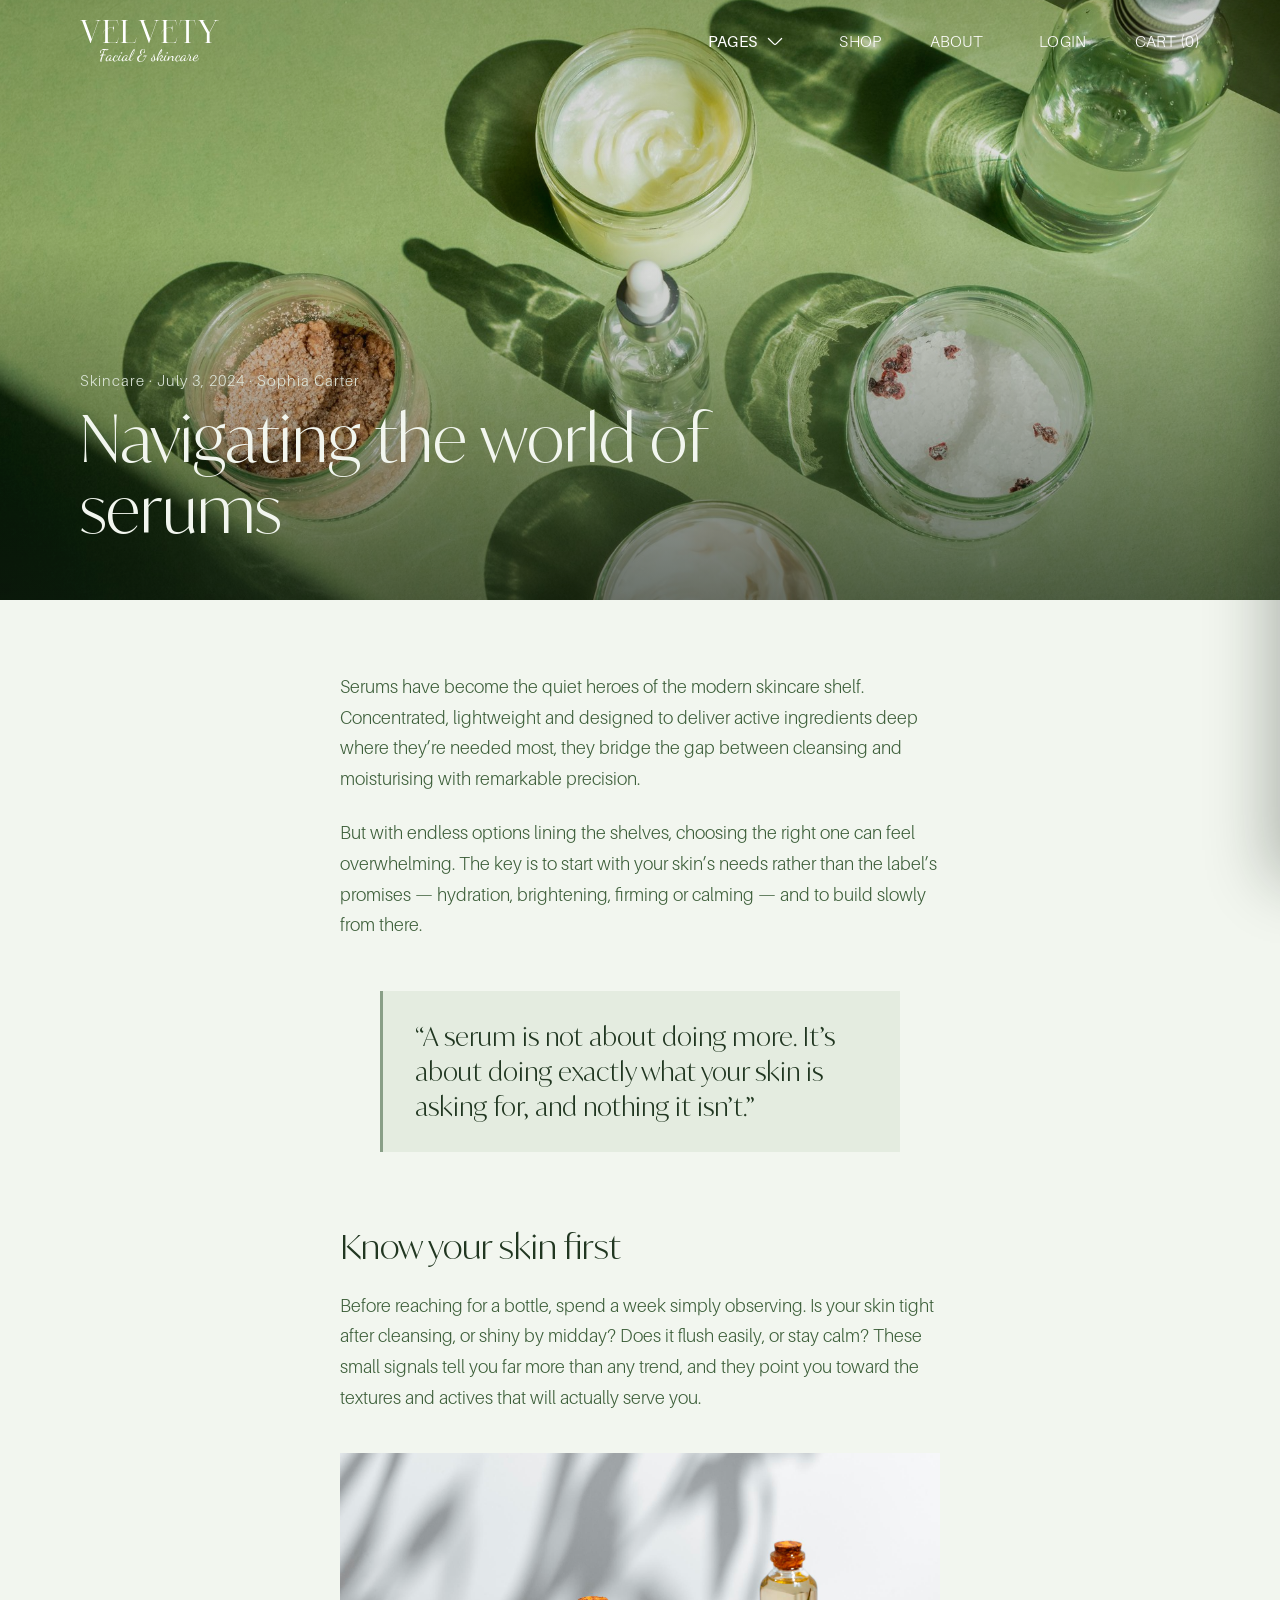
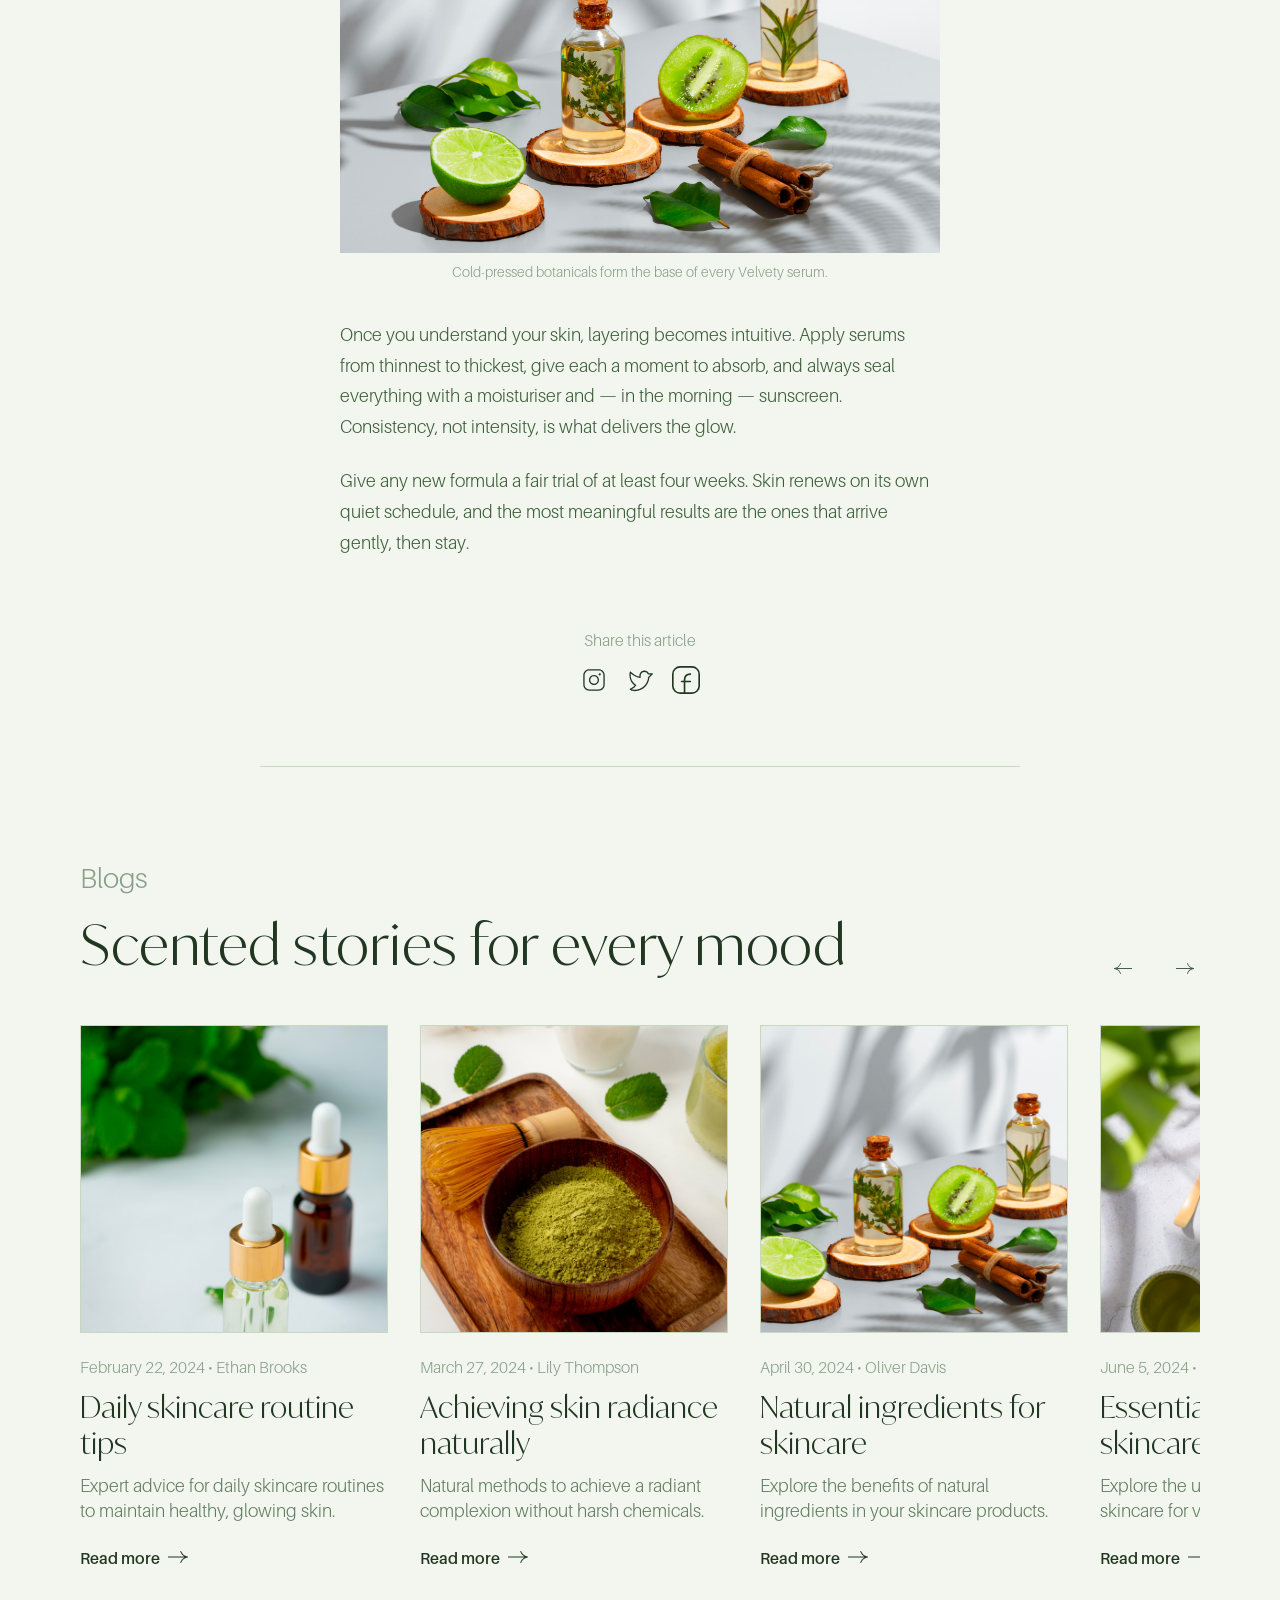
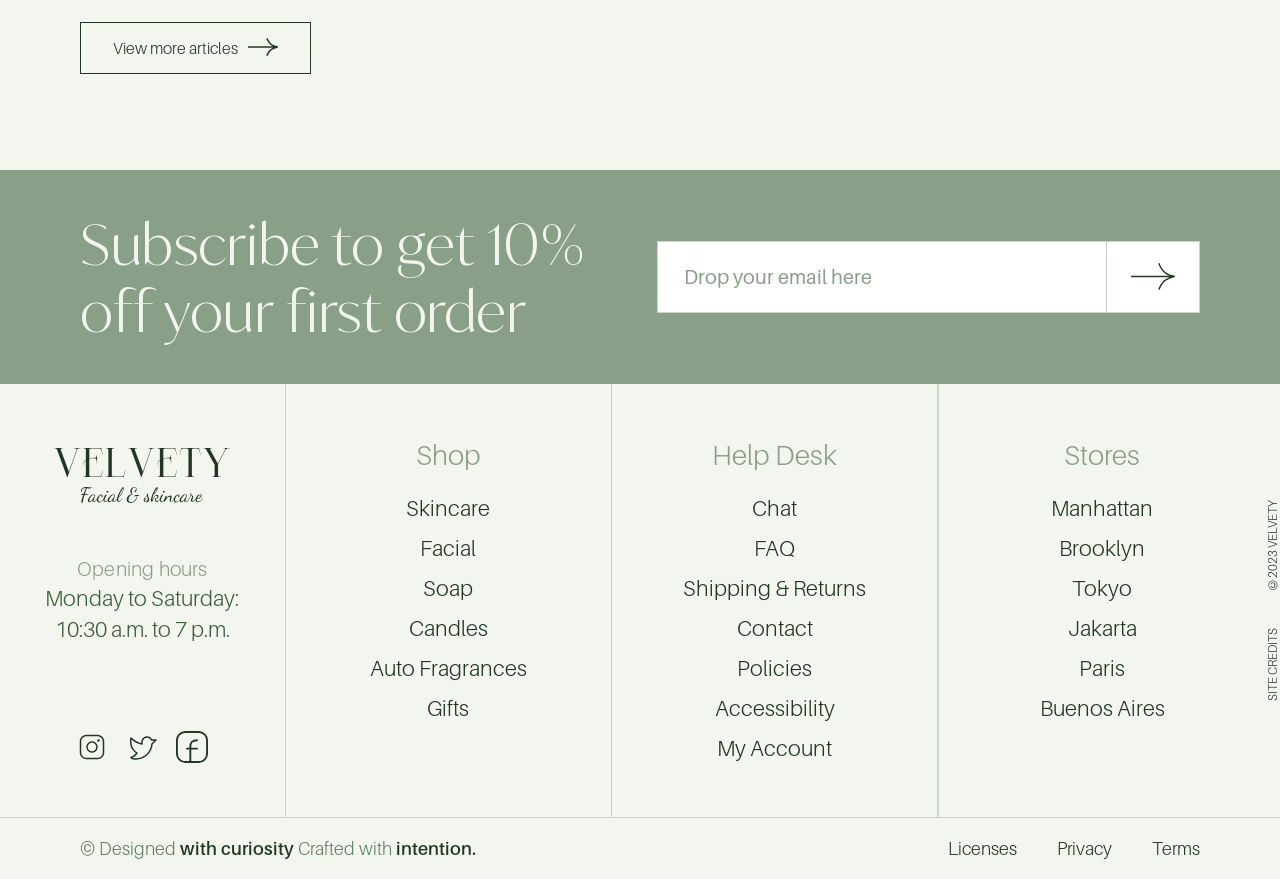
<file: blog-detail.html>
<!DOCTYPE html>
<html lang="en">
<head>
<meta charset="UTF-8" />
<meta name="viewport" content="width=device-width, initial-scale=1.0" />
<link rel="icon" type="image/svg+xml" href="assets/favicon.svg" />
<title>VELVETY — Navigating the world of serums</title>
<meta name="description" content="Navigating the world of serums — the Velvety journal." />
<link rel="preconnect" href="https://fonts.googleapis.com" />
<link rel="preconnect" href="https://fonts.gstatic.com" crossorigin />
<link href="https://fonts.googleapis.com/css2?family=Cormorant+Garamond:ital,wght@0,300;0,400;0,500;1,400&display=swap" rel="stylesheet" />
<link rel="stylesheet" href="css/styles.css" />
<link rel="stylesheet" href="css/about.css" />
<link rel="stylesheet" href="css/blog.css" />
</head>
<body>

<header class="nav" id="nav">
  <div class="nav__inner">
    <a class="nav__logo" href="index.html" aria-label="Velvety home">
      <img src="assets/svg/velvety_logo_nav.svg" alt="Velvety" class="nav__logo-word" />
      <img src="assets/svg/facial_skincare_nav.svg" alt="Facial &amp; skincare" class="nav__logo-sub" />
    </a>
    <nav class="nav__menu" aria-label="Primary">
      <div class="nav__left">
        <button class="nav__link nav__pages" type="button">PAGES<img src="assets/svg/arrow_down.svg" alt="" class="nav__caret" /></button>
        <a class="nav__link" href="shop.html">SHOP</a>
        <a class="nav__link" href="about.html">ABOUT</a>
      </div>
      <div class="nav__right">
        <a class="nav__link" href="#">LOGIN</a>
        <a class="nav__link" href="#">CART (0)</a>
      </div>
    </nav>
    <button class="nav__burger" id="burger" aria-label="Menu" aria-expanded="false"><span></span><span></span><span></span></button>
  </div>
</header>

<main id="top">
<article class="article">
  <div class="article__hero" id="hero">
    <div class="article__hero-bg" style="background-image:url('assets/img/blogd_hero.png')"></div>
    <div class="article__hero-inner">
      <p class="article__eyebrow">Skincare · July 3, 2024 · Sophia Carter</p>
      <h1 class="article__title">Navigating the world of serums</h1>
    </div>
  </div>

  <div class="article__body">
    <p>Serums have become the quiet heroes of the modern skincare shelf. Concentrated, lightweight and designed to deliver active ingredients deep where they’re needed most, they bridge the gap between cleansing and moisturising with remarkable precision.</p>
    <p>But with endless options lining the shelves, choosing the right one can feel overwhelming. The key is to start with your skin’s needs rather than the label’s promises — hydration, brightening, firming or calming — and to build slowly from there.</p>
    <blockquote class="article__quote">“A serum is not about doing more. It’s about doing exactly what your skin is asking for, and nothing it isn’t.”</blockquote>
    <h2>Know your skin first</h2>
    <p>Before reaching for a bottle, spend a week simply observing. Is your skin tight after cleansing, or shiny by midday? Does it flush easily, or stay calm? These small signals tell you far more than any trend, and they point you toward the textures and actives that will actually serve you.</p>
    <figure class="article__figure">
      <img src="assets/img/blog3.png" alt="Botanical skincare ingredients" />
      <figcaption>Cold-pressed botanicals form the base of every Velvety serum.</figcaption>
    </figure>
    <p>Once you understand your skin, layering becomes intuitive. Apply serums from thinnest to thickest, give each a moment to absorb, and always seal everything with a moisturiser and — in the morning — sunscreen. Consistency, not intensity, is what delivers the glow.</p>
    <p>Give any new formula a fair trial of at least four weeks. Skin renews on its own quiet schedule, and the most meaningful results are the ones that arrive gently, then stay.</p>
  </div>

  <div class="article__share">
    <p>Share this article</p>
    <div class="socials">
      <a href="#" aria-label="Instagram"><img src="assets/svg/ic_instagram.svg" alt=""></a>
      <a href="#" aria-label="Twitter"><img src="assets/svg/ic_twitter.svg" alt=""></a>
      <a href="#" aria-label="Facebook"><img src="assets/svg/ic_facebook.svg" alt=""></a>
    </div>
  </div>
</article>

<!-- Related -->
<section class="blogs">
  <div class="blogs__head reveal">
    <div><p class="eyebrow">Blogs</p><h2 class="h2" style="margin-top:16px">Scented stories for every mood</h2></div>
    <div class="blogs__nav"><button class="bl-prev"><img src="assets/svg/arrow_right.svg" alt="prev"></button><button class="bl-next"><img src="assets/svg/arrow_right.svg" alt="next"></button></div>
  </div>
  <div class="blogs__track reveal">
    <article class="bcard" onclick="location.href='blog-detail.html'"><div class="bcard__img"><img src="assets/img/blog1.png" alt=""></div><div class="bcard__meta"><p class="bcard__date">February 22, 2024 • Ethan Brooks</p><h3 class="bcard__title">Daily skincare routine tips</h3><p class="bcard__desc">Expert advice for daily skincare routines to maintain healthy, glowing skin.</p></div><a href="blog-detail.html" class="btn-text">Read more <img src="assets/svg/arrow_right.svg" alt=""></a></article>
    <article class="bcard" onclick="location.href='blog-detail.html'"><div class="bcard__img"><img src="assets/img/blog2.png" alt=""></div><div class="bcard__meta"><p class="bcard__date">March 27, 2024 • Lily Thompson</p><h3 class="bcard__title">Achieving skin radiance naturally</h3><p class="bcard__desc">Natural methods to achieve a radiant complexion without harsh chemicals.</p></div><a href="blog-detail.html" class="btn-text">Read more <img src="assets/svg/arrow_right.svg" alt=""></a></article>
    <article class="bcard" onclick="location.href='blog-detail.html'"><div class="bcard__img"><img src="assets/img/blog3.png" alt=""></div><div class="bcard__meta"><p class="bcard__date">April 30, 2024 • Oliver Davis</p><h3 class="bcard__title">Natural ingredients for skincare</h3><p class="bcard__desc">Explore the benefits of natural ingredients in your skincare products.</p></div><a href="blog-detail.html" class="btn-text">Read more <img src="assets/svg/arrow_right.svg" alt=""></a></article>
    <article class="bcard" onclick="location.href='blog-detail.html'"><div class="bcard__img"><img src="assets/img/blog4.png" alt=""></div><div class="bcard__meta"><p class="bcard__date">June 5, 2024 • Ava Bennett</p><h3 class="bcard__title">Essential oils for skincare</h3><p class="bcard__desc">Explore the use of essential oils in skincare for various benefits.</p></div><a href="blog-detail.html" class="btn-text">Read more <img src="assets/svg/arrow_right.svg" alt=""></a></article>
    <article class="bcard" onclick="location.href='blog-detail.html'"><div class="bcard__img"><img src="assets/img/blog5.png" alt=""></div><div class="bcard__meta"><p class="bcard__date">October 25, 2024 • Sofia Adams</p><h3 class="bcard__title">Anti-Aging Secrets Revealed</h3><p class="bcard__desc">Unlock the fountain of youth with proven anti-aging tips and skincare secrets.</p></div><a href="blog-detail.html" class="btn-text">Read more <img src="assets/svg/arrow_right.svg" alt=""></a></article>
    <article class="bcard" onclick="location.href='blog-detail.html'"><div class="bcard__img"><img src="assets/img/blog6.png" alt=""></div><div class="bcard__meta"><p class="bcard__date">November 30, 2024 • Caleb Johnson</p><h3 class="bcard__title">The Power of Transparent Skincare</h3><p class="bcard__desc">Dive into the world of transparent skincare for a crystal-clear complexion.</p></div><a href="blog-detail.html" class="btn-text">Read more <img src="assets/svg/arrow_right.svg" alt=""></a></article>
    <article class="bcard" onclick="location.href='blog-detail.html'"><div class="bcard__img"><img src="assets/img/blog7.png" alt=""></div><div class="bcard__meta"><p class="bcard__date">January 4, 2025 • Emma White</p><h3 class="bcard__title">Cold-Weather Skincare Tips</h3><p class="bcard__desc">Keep skin supple and calm through the driest, coldest months of the year.</p></div><a href="blog-detail.html" class="btn-text">Read more <img src="assets/svg/arrow_right.svg" alt=""></a></article>
    <article class="bcard" onclick="location.href='blog-detail.html'"><div class="bcard__img"><img src="assets/img/blog8.png" alt=""></div><div class="bcard__meta"><p class="bcard__date">February 8, 2025 • Noah Turner</p><h3 class="bcard__title">New Year, New Skincare Routine</h3><p class="bcard__desc">Fresh routines and rituals to refresh your skin and mindset for the year ahead.</p></div><a href="blog-detail.html" class="btn-text">Read more <img src="assets/svg/arrow_right.svg" alt=""></a></article>
  </div>
  <a href="blog.html" class="btn-outline blogs__more"><span>View more articles</span><img src="assets/svg/arrow_right.svg" alt=""></a>
</section>

<section class="subscribe reveal">
  <h2 class="subscribe__title">Subscribe to get 10% off your first order</h2>
  <form class="subscribe__form" onsubmit="return false"><div class="subscribe__input"><input type="email" placeholder="Drop your email here" aria-label="Email" /></div><button class="subscribe__btn" aria-label="Subscribe"><img src="assets/svg/arrow_big.svg" alt="" /></button></form>
</section>
</main>

<footer class="footer">
  <div class="footer__cols">
    <div class="footer__brand">
      <div class="footer__logo"><img src="assets/svg/velvety_logo_footer.svg" alt="Velvety" class="footer__logo-word" /><img src="assets/svg/facial_skincare_footer.svg" alt="Facial &amp; skincare" class="footer__logo-sub" /></div>
      <div class="footer__hours"><p class="muted">Opening hours</p><p class="dark">Monday to Saturday: 10:30 a.m. to 7 p.m.</p></div>
      <div class="footer__social"><a href="#" aria-label="Instagram"><img src="assets/svg/ic_instagram.svg" alt=""></a><a href="#" aria-label="Twitter"><img src="assets/svg/ic_twitter.svg" alt=""></a><a href="#" aria-label="Facebook"><img src="assets/svg/ic_facebook.svg" alt=""></a></div>
    </div>
    <div class="footer__menu footer__menu--l"><p class="footer__h">Shop</p><ul><li>Skincare</li><li>Facial</li><li>Soap</li><li>Candles</li><li>Auto Fragrances</li><li>Gifts</li></ul></div>
    <div class="footer__menu"><p class="footer__h">Help Desk</p><ul><li>Chat</li><li>FAQ</li><li>Shipping &amp; Returns</li><li>Contact</li><li>Policies</li><li>Accessibility</li><li>My Account</li></ul></div>
    <div class="footer__menu footer__menu--l"><p class="footer__h">Stores</p><ul><li>Manhattan</li><li>Brooklyn</li><li>Tokyo</li><li>Jakarta</li><li>Paris</li><li>Buenos Aires</li></ul></div>
    <div class="footer__credits"><span>SITE CREDITS</span><span>©2023 VELVETY</span></div>
  </div>
  <div class="footer__bar"><p>© Designed <b>with curiosity</b> Crafted with <b>intention.</b></p><div class="footer__legal"><span>Licenses</span><span>Privacy</span><span>Terms</span></div></div>
</footer>

<script src="js/script.js"></script>
<script src="js/ui.js"></script>
<script src="js/about.js"></script>
</body>
</html>
</file>
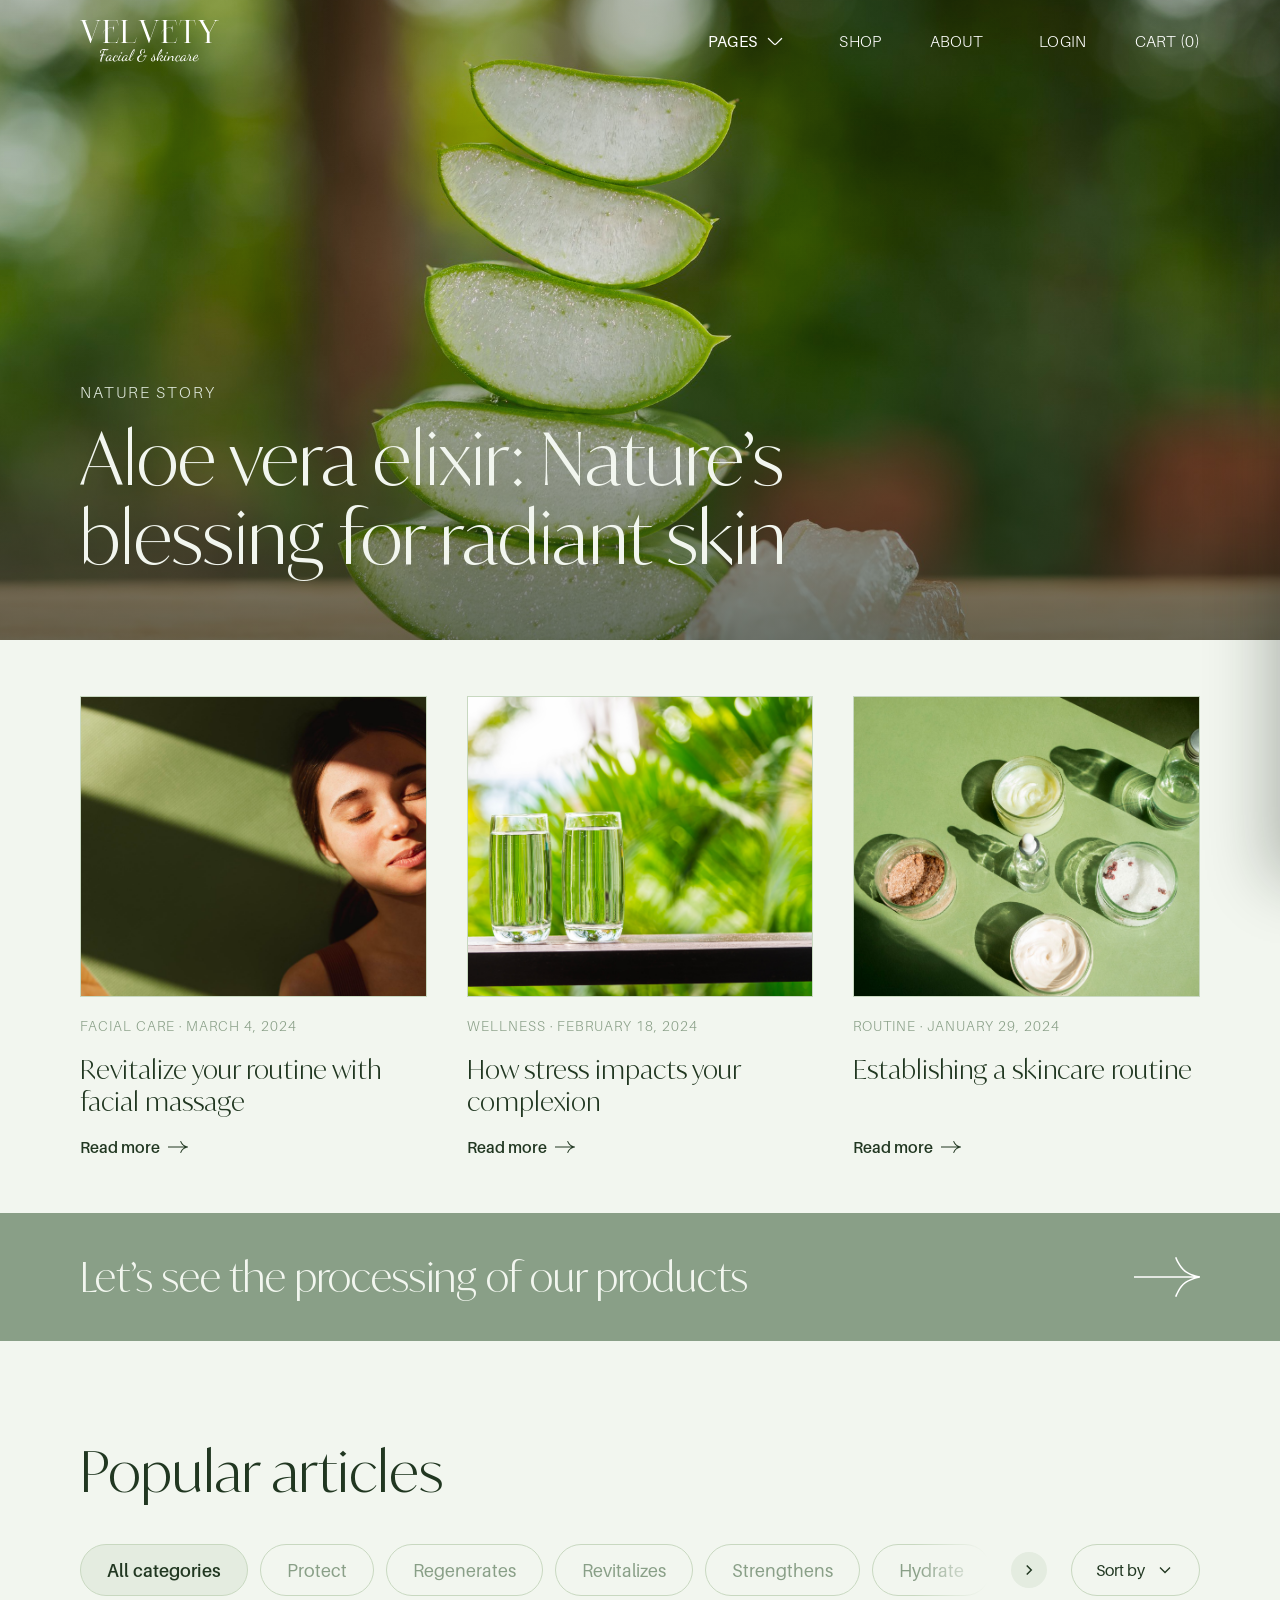
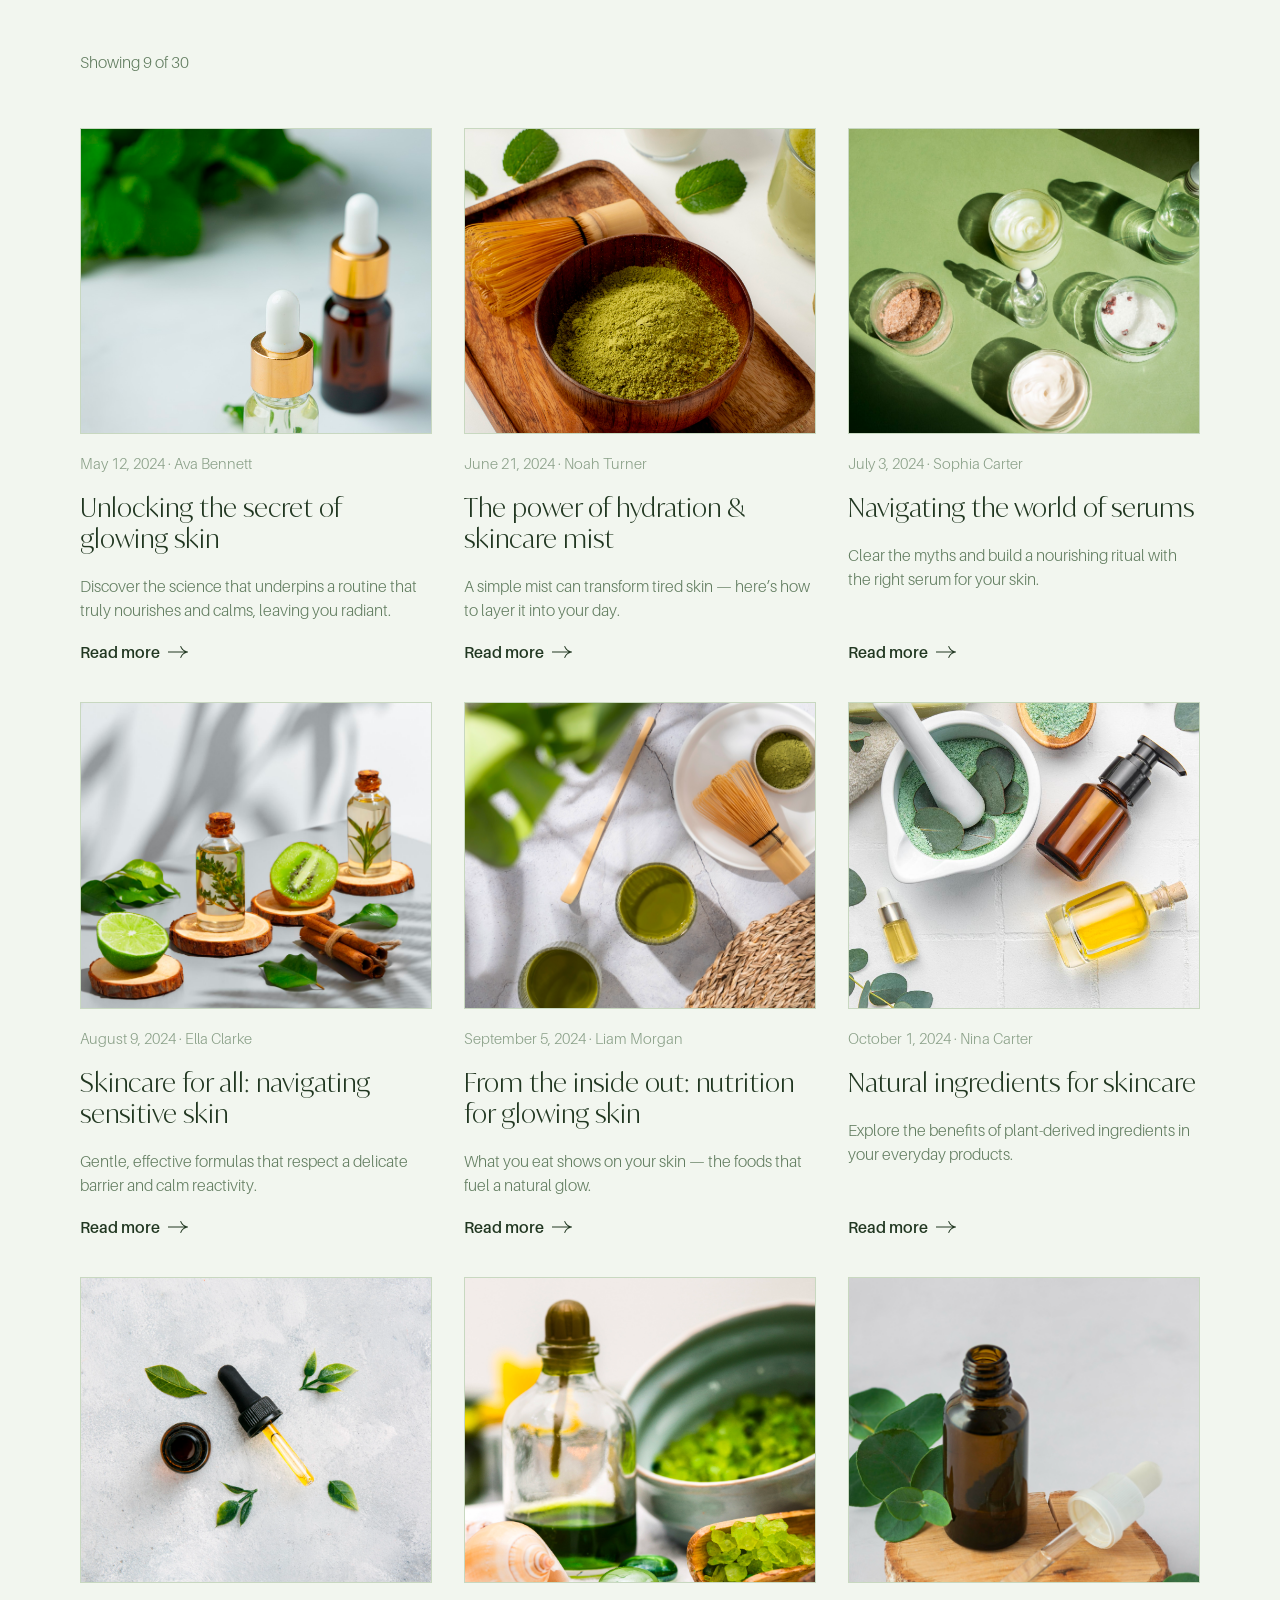
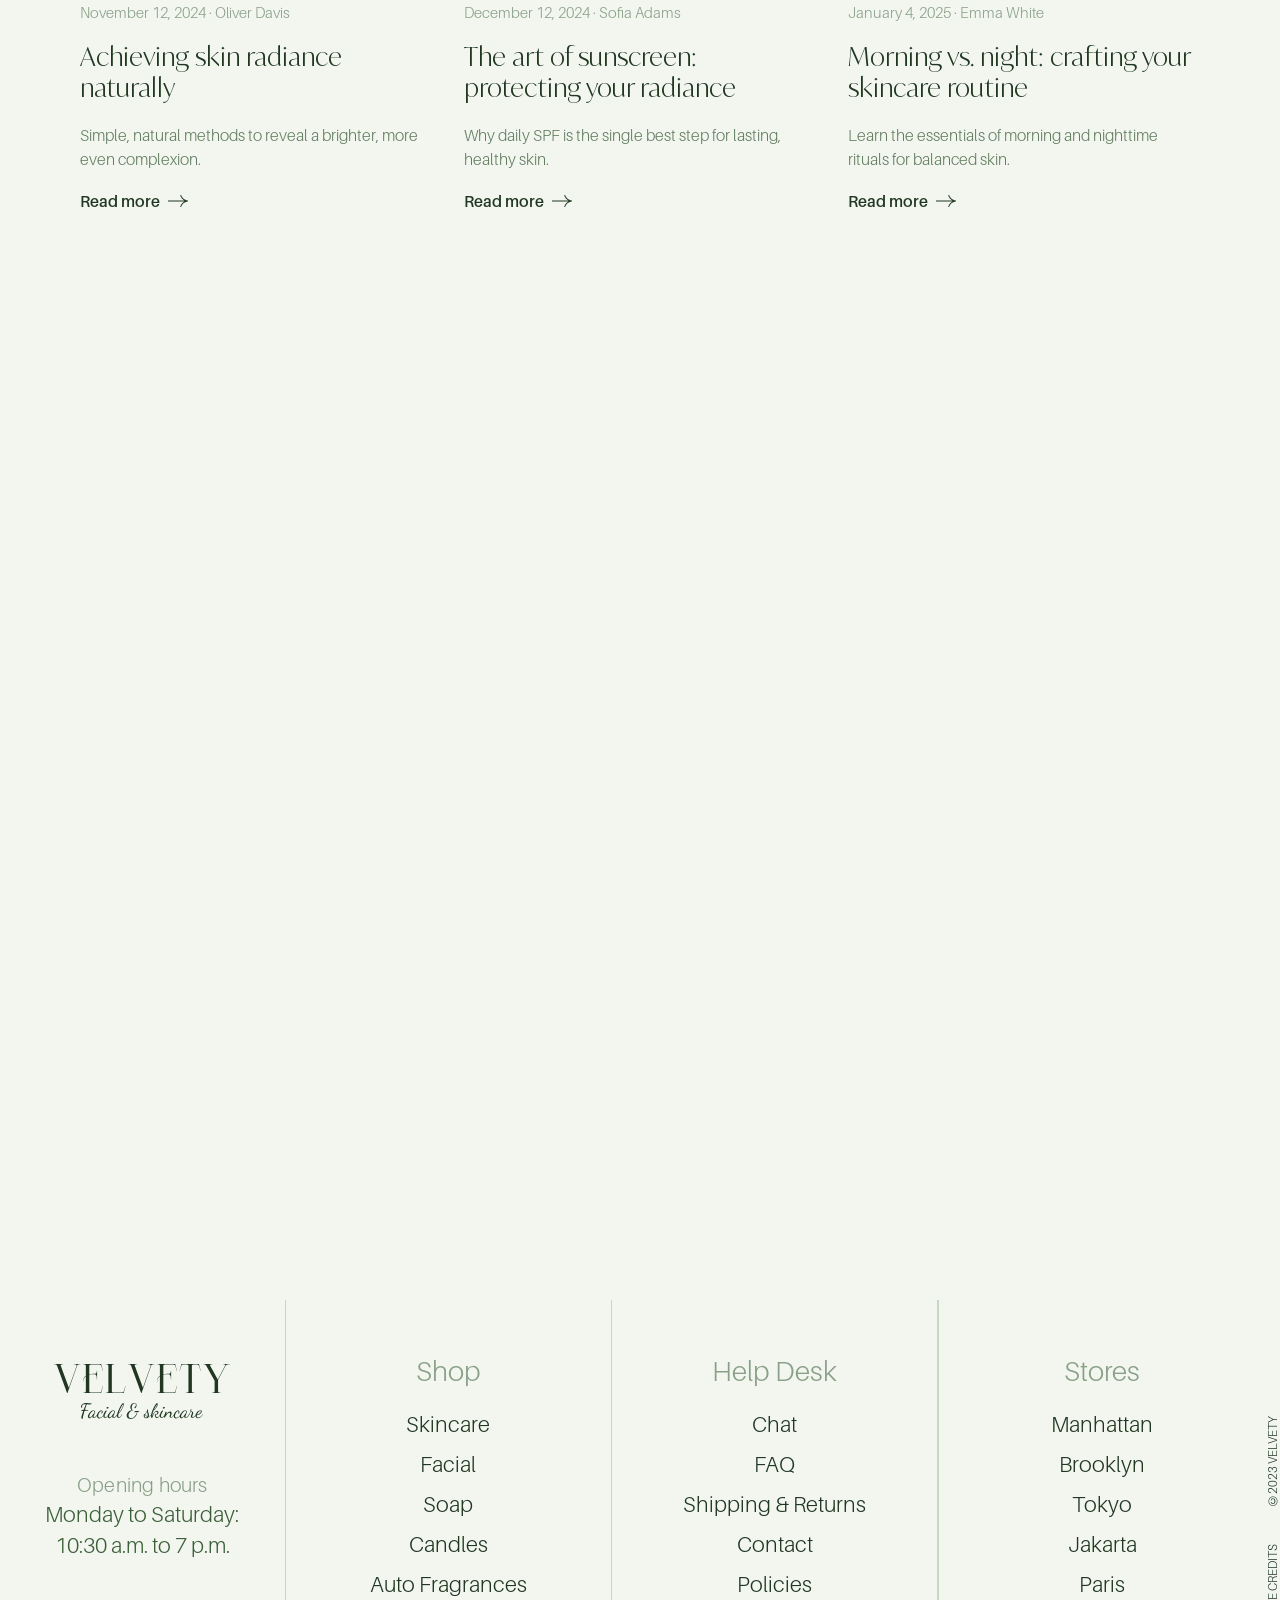
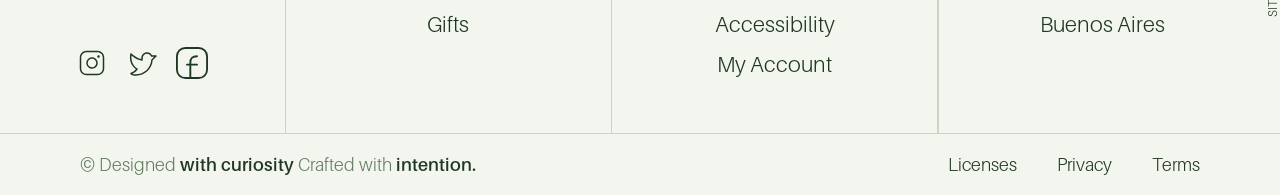
<file: blog.html>
<!DOCTYPE html>
<html lang="en">
<head>
<meta charset="UTF-8" />
<meta name="viewport" content="width=device-width, initial-scale=1.0" />
<link rel="icon" type="image/svg+xml" href="assets/favicon.svg" />
<title>VELVETY — Blog</title>
<meta name="description" content="Velvety journal — scented stories for every mood." />
<link rel="preconnect" href="https://fonts.googleapis.com" />
<link rel="preconnect" href="https://fonts.gstatic.com" crossorigin />
<link href="https://fonts.googleapis.com/css2?family=Cormorant+Garamond:ital,wght@0,300;0,400;0,500;1,400&display=swap" rel="stylesheet" />
<link rel="stylesheet" href="css/styles.css" />
<link rel="stylesheet" href="css/about.css" />
<link rel="stylesheet" href="css/shop.css" />
<link rel="stylesheet" href="css/blog.css" />
</head>
<body>

<header class="nav" id="nav">
  <div class="nav__inner">
    <a class="nav__logo" href="index.html" aria-label="Velvety home">
      <img src="assets/svg/velvety_logo_nav.svg" alt="Velvety" class="nav__logo-word" />
      <img src="assets/svg/facial_skincare_nav.svg" alt="Facial &amp; skincare" class="nav__logo-sub" />
    </a>
    <nav class="nav__menu" aria-label="Primary">
      <div class="nav__left">
        <button class="nav__link nav__pages" type="button">PAGES<img src="assets/svg/arrow_down.svg" alt="" class="nav__caret" /></button>
        <a class="nav__link" href="shop.html">SHOP</a>
        <a class="nav__link" href="about.html">ABOUT</a>
      </div>
      <div class="nav__right">
        <a class="nav__link" href="#">LOGIN</a>
        <a class="nav__link" href="#">CART (0)</a>
      </div>
    </nav>
    <button class="nav__burger" id="burger" aria-label="Menu" aria-expanded="false"><span></span><span></span><span></span></button>
  </div>
</header>

<main id="top">

<!-- HERO featured -->
<section class="bloghero" id="hero">
  <div class="bloghero__bg" style="background-image:url('assets/img/blog_hero.png')"></div>
  <a class="bloghero__inner" href="blog-detail.html">
    <p class="bloghero__eyebrow">Nature Story</p>
    <h1 class="bloghero__title">Aloe vera elixir: Nature’s blessing for radiant skin</h1>
  </a>
</section>

<!-- Featured row -->
<section class="postrow">
  <article class="post-card" onclick="location.href='blog-detail.html'">
    <div class="post-card__img"><img src="assets/img/blog_feat1.png" alt=""></div>
    <p class="post-card__cat">Facial Care · March 4, 2024</p>
    <h3 class="post-card__title">Revitalize your routine with facial massage</h3>
    <a href="blog-detail.html" class="btn-text">Read more <img src="assets/svg/arrow_right.svg" alt=""></a>
  </article>
  <article class="post-card" onclick="location.href='blog-detail.html'">
    <div class="post-card__img"><img src="assets/img/blog_feat2.png" alt=""></div>
    <p class="post-card__cat">Wellness · February 18, 2024</p>
    <h3 class="post-card__title">How stress impacts your complexion</h3>
    <a href="blog-detail.html" class="btn-text">Read more <img src="assets/svg/arrow_right.svg" alt=""></a>
  </article>
  <article class="post-card" onclick="location.href='blog-detail.html'">
    <div class="post-card__img"><img src="assets/img/blog_feat3.png" alt=""></div>
    <p class="post-card__cat">Routine · January 29, 2024</p>
    <h3 class="post-card__title">Establishing a skincare routine</h3>
    <a href="blog-detail.html" class="btn-text">Read more <img src="assets/svg/arrow_right.svg" alt=""></a>
  </article>
</section>

<!-- CTA bar -->
<section class="cta-bar reveal">
  <p>Let’s see the processing of our products</p>
  <span class="cta-bar__arrow"><img src="assets/svg/arrow_left1.svg" alt="" /></span>
</section>

<!-- Popular articles -->
<section class="popular">
  <div class="popular__head reveal">
    <h2 class="popular__title">Popular articles</h2>
  </div>
  <div class="filterbar reveal">
    <div class="filter-tabs" id="filterTabs">
      <button class="pill is-active">All categories</button>
      <button class="pill">Protect</button>
      <button class="pill">Regenerates</button>
      <button class="pill">Revitalizes</button>
      <button class="pill">Strengthens</button>
      <button class="pill">Hydrate</button>
      <button class="pill">Soothes</button>
    </div>
    <button class="tabs-scroll" id="tabsScroll" aria-label="Scroll categories"><svg viewBox="0 0 24 24"><polyline points="9 6 15 12 9 18"/></svg></button>
    <div class="filter-actions"><button class="filter-btn">Sort by <svg viewBox="0 0 24 24"><polyline points="6 9 12 15 18 9"/></svg></button></div>
  </div>
  <p class="popular__count reveal">Showing 9 of 30</p>

  <div class="postgrid reveal">
    <article class="post-card" onclick="location.href='blog-detail.html'"><div class="post-card__img"><img src="assets/img/blog1.png" alt=""></div><p class="post-card__meta">May 12, 2024 · Ava Bennett</p><h3 class="post-card__title">Unlocking the secret of glowing skin</h3><p class="post-card__excerpt">Discover the science that underpins a routine that truly nourishes and calms, leaving you radiant.</p><a href="blog-detail.html" class="btn-text">Read more <img src="assets/svg/arrow_right.svg" alt=""></a></article>
    <article class="post-card" onclick="location.href='blog-detail.html'"><div class="post-card__img"><img src="assets/img/blog2.png" alt=""></div><p class="post-card__meta">June 21, 2024 · Noah Turner</p><h3 class="post-card__title">The power of hydration &amp; skincare mist</h3><p class="post-card__excerpt">A simple mist can transform tired skin — here’s how to layer it into your day.</p><a href="blog-detail.html" class="btn-text">Read more <img src="assets/svg/arrow_right.svg" alt=""></a></article>
    <article class="post-card" onclick="location.href='blog-detail.html'"><div class="post-card__img"><img src="assets/img/blogd_hero.png" alt=""></div><p class="post-card__meta">July 3, 2024 · Sophia Carter</p><h3 class="post-card__title">Navigating the world of serums</h3><p class="post-card__excerpt">Clear the myths and build a nourishing ritual with the right serum for your skin.</p><a href="blog-detail.html" class="btn-text">Read more <img src="assets/svg/arrow_right.svg" alt=""></a></article>
    <article class="post-card" onclick="location.href='blog-detail.html'"><div class="post-card__img"><img src="assets/img/blog3.png" alt=""></div><p class="post-card__meta">August 9, 2024 · Ella Clarke</p><h3 class="post-card__title">Skincare for all: navigating sensitive skin</h3><p class="post-card__excerpt">Gentle, effective formulas that respect a delicate barrier and calm reactivity.</p><a href="blog-detail.html" class="btn-text">Read more <img src="assets/svg/arrow_right.svg" alt=""></a></article>
    <article class="post-card" onclick="location.href='blog-detail.html'"><div class="post-card__img"><img src="assets/img/blog4.png" alt=""></div><p class="post-card__meta">September 5, 2024 · Liam Morgan</p><h3 class="post-card__title">From the inside out: nutrition for glowing skin</h3><p class="post-card__excerpt">What you eat shows on your skin — the foods that fuel a natural glow.</p><a href="blog-detail.html" class="btn-text">Read more <img src="assets/svg/arrow_right.svg" alt=""></a></article>
    <article class="post-card" onclick="location.href='blog-detail.html'"><div class="post-card__img"><img src="assets/img/blog5.png" alt=""></div><p class="post-card__meta">October 1, 2024 · Nina Carter</p><h3 class="post-card__title">Natural ingredients for skincare</h3><p class="post-card__excerpt">Explore the benefits of plant-derived ingredients in your everyday products.</p><a href="blog-detail.html" class="btn-text">Read more <img src="assets/svg/arrow_right.svg" alt=""></a></article>
    <article class="post-card" onclick="location.href='blog-detail.html'"><div class="post-card__img"><img src="assets/img/blog6.png" alt=""></div><p class="post-card__meta">November 12, 2024 · Oliver Davis</p><h3 class="post-card__title">Achieving skin radiance naturally</h3><p class="post-card__excerpt">Simple, natural methods to reveal a brighter, more even complexion.</p><a href="blog-detail.html" class="btn-text">Read more <img src="assets/svg/arrow_right.svg" alt=""></a></article>
    <article class="post-card" onclick="location.href='blog-detail.html'"><div class="post-card__img"><img src="assets/img/blog7.png" alt=""></div><p class="post-card__meta">December 12, 2024 · Sofia Adams</p><h3 class="post-card__title">The art of sunscreen: protecting your radiance</h3><p class="post-card__excerpt">Why daily SPF is the single best step for lasting, healthy skin.</p><a href="blog-detail.html" class="btn-text">Read more <img src="assets/svg/arrow_right.svg" alt=""></a></article>
    <article class="post-card" onclick="location.href='blog-detail.html'"><div class="post-card__img"><img src="assets/img/blog8.png" alt=""></div><p class="post-card__meta">January 4, 2025 · Emma White</p><h3 class="post-card__title">Morning vs. night: crafting your skincare routine</h3><p class="post-card__excerpt">Learn the essentials of morning and nighttime rituals for balanced skin.</p><a href="blog-detail.html" class="btn-text">Read more <img src="assets/svg/arrow_right.svg" alt=""></a></article>
  </div>

  <div class="pagination reveal">
    <button class="page-arrow prev" aria-label="Previous"><img src="assets/svg/arrow_right.svg" alt=""></button>
    <div class="pagination__nums"><button class="page-num is-active">1</button><button class="page-num">2</button><span class="page-dots">…</span><button class="page-num">6</button></div>
    <button class="page-arrow next" aria-label="Next"><img src="assets/svg/arrow_right.svg" alt=""></button>
  </div>
</section>

<!-- Try Our Service -->
<section class="service reveal">
  <div class="service__img"><img src="assets/svg/try_service_img.svg" alt="" /></div>
  <div class="service__content">
    <p class="eyebrow">Try Our Service</p>
    <h2 class="h2">Your skin diagnosis in 3 minutes</h2>
    <p class="service__text">Say hello to a more radiant, healthier you with personalized skincare that’s as unique as you are.</p>
    <a href="#" class="btn-outline"><span>Start my diagnosis</span><img src="assets/svg/arrow_right.svg" alt=""></a>
  </div>
</section>

<!-- Subscribe -->
<section class="subscribe reveal">
  <h2 class="subscribe__title">Subscribe to get 10% off your first order</h2>
  <form class="subscribe__form" onsubmit="return false"><div class="subscribe__input"><input type="email" placeholder="Drop your email here" aria-label="Email" /></div><button class="subscribe__btn" aria-label="Subscribe"><img src="assets/svg/arrow_big.svg" alt="" /></button></form>
</section>
</main>

<footer class="footer">
  <div class="footer__cols">
    <div class="footer__brand">
      <div class="footer__logo"><img src="assets/svg/velvety_logo_footer.svg" alt="Velvety" class="footer__logo-word" /><img src="assets/svg/facial_skincare_footer.svg" alt="Facial &amp; skincare" class="footer__logo-sub" /></div>
      <div class="footer__hours"><p class="muted">Opening hours</p><p class="dark">Monday to Saturday: 10:30 a.m. to 7 p.m.</p></div>
      <div class="footer__social"><a href="#" aria-label="Instagram"><img src="assets/svg/ic_instagram.svg" alt=""></a><a href="#" aria-label="Twitter"><img src="assets/svg/ic_twitter.svg" alt=""></a><a href="#" aria-label="Facebook"><img src="assets/svg/ic_facebook.svg" alt=""></a></div>
    </div>
    <div class="footer__menu footer__menu--l"><p class="footer__h">Shop</p><ul><li>Skincare</li><li>Facial</li><li>Soap</li><li>Candles</li><li>Auto Fragrances</li><li>Gifts</li></ul></div>
    <div class="footer__menu"><p class="footer__h">Help Desk</p><ul><li>Chat</li><li>FAQ</li><li>Shipping &amp; Returns</li><li>Contact</li><li>Policies</li><li>Accessibility</li><li>My Account</li></ul></div>
    <div class="footer__menu footer__menu--l"><p class="footer__h">Stores</p><ul><li>Manhattan</li><li>Brooklyn</li><li>Tokyo</li><li>Jakarta</li><li>Paris</li><li>Buenos Aires</li></ul></div>
    <div class="footer__credits"><span>SITE CREDITS</span><span>©2023 VELVETY</span></div>
  </div>
  <div class="footer__bar"><p>© Designed <b>with curiosity</b> Crafted with <b>intention.</b></p><div class="footer__legal"><span>Licenses</span><span>Privacy</span><span>Terms</span></div></div>
</footer>

<script src="js/script.js"></script>
<script src="js/ui.js"></script>
<script src="js/shop.js"></script>
</body>
</html>
</file>
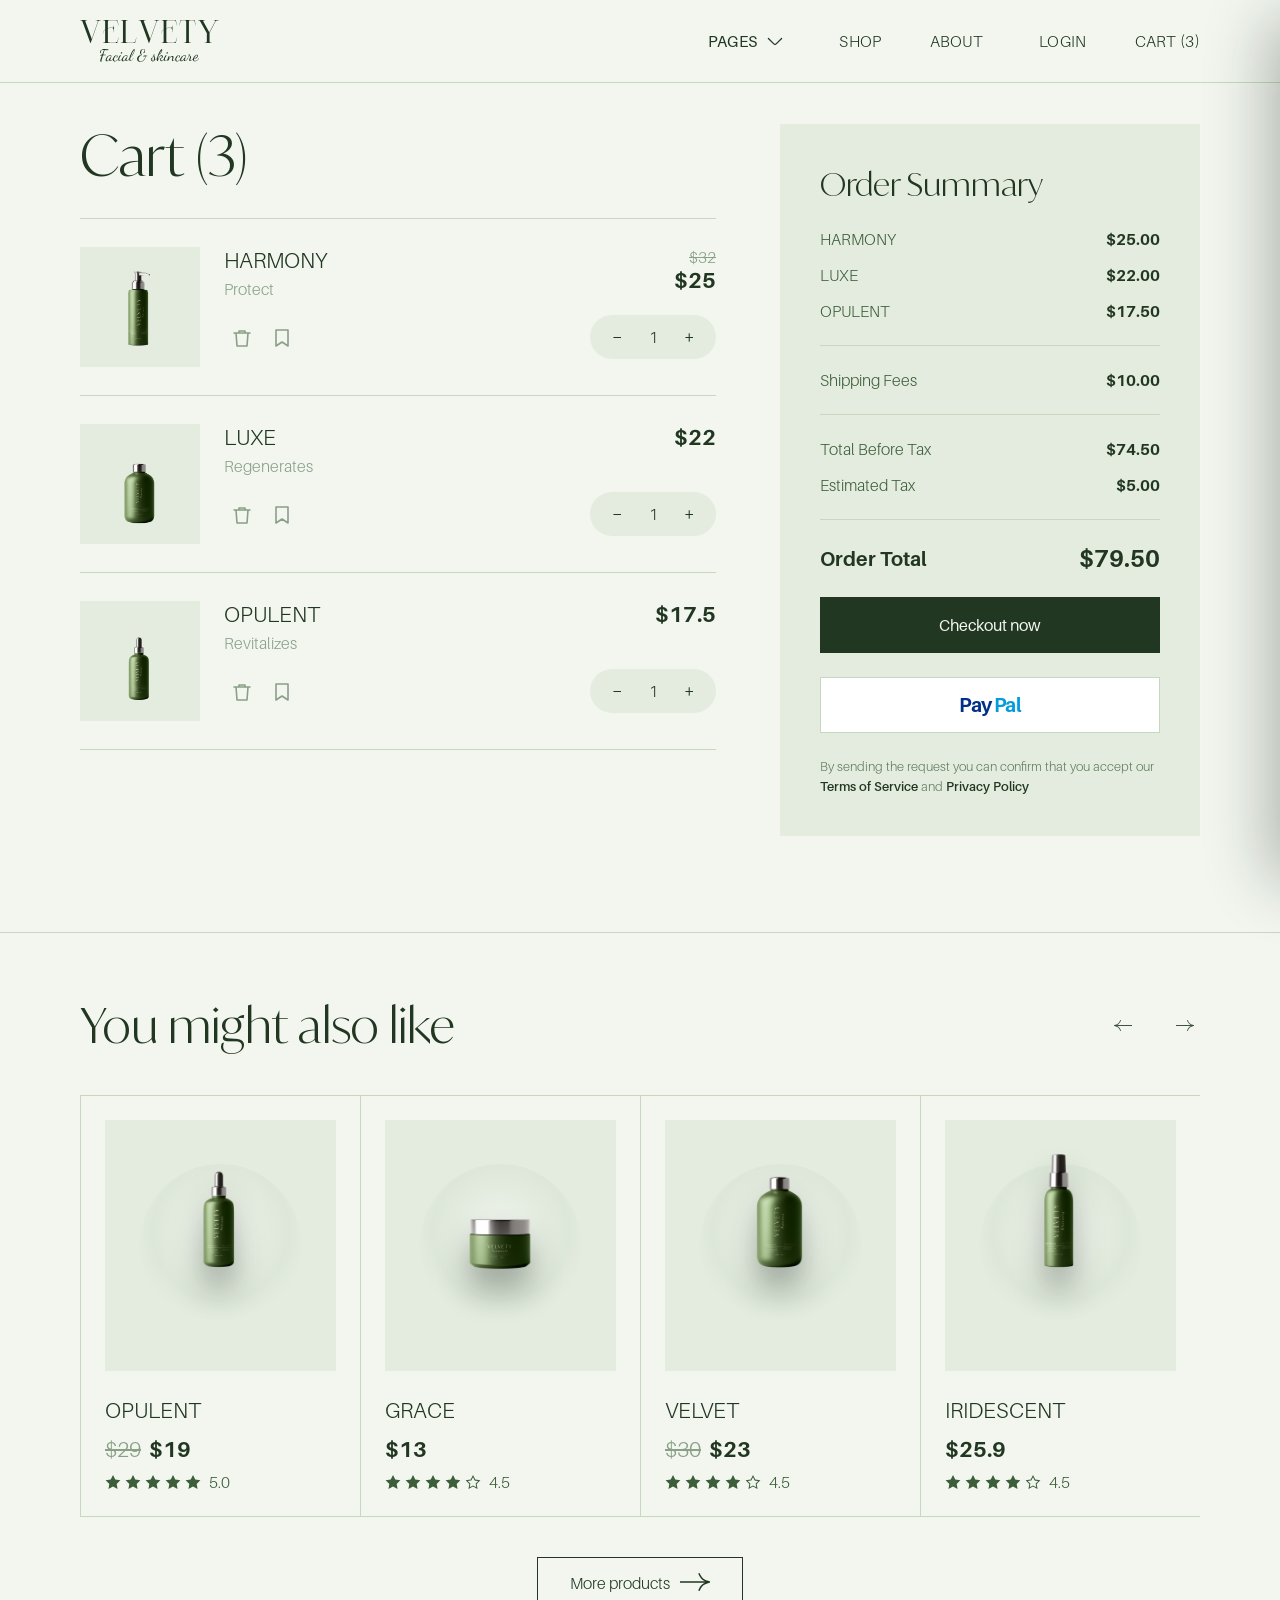
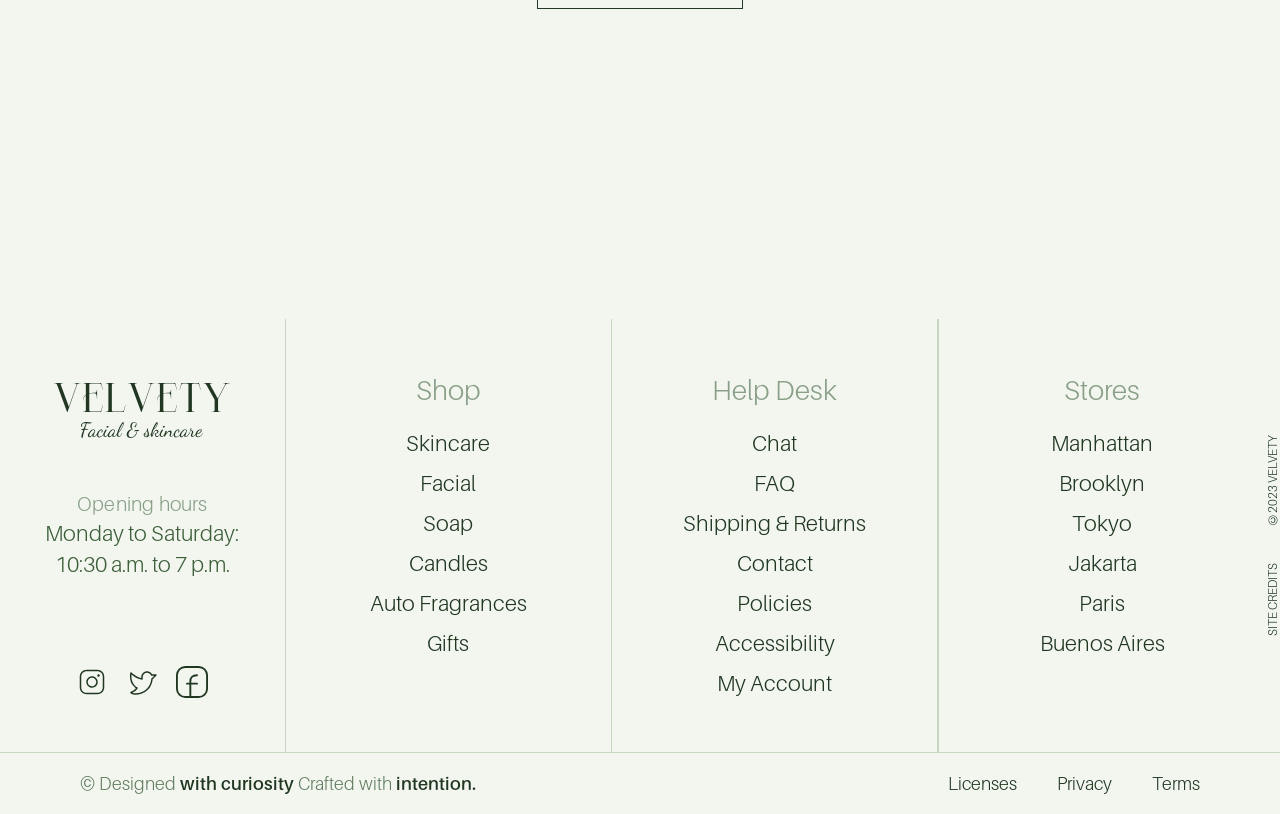
<file: cart.html>
<!DOCTYPE html>
<html lang="en">
<head>
<meta charset="UTF-8" />
<meta name="viewport" content="width=device-width, initial-scale=1.0" />
<link rel="icon" type="image/svg+xml" href="assets/favicon.svg" />
<title>VELVETY — Cart</title>
<meta name="description" content="Your shopping cart — Velvety facial &amp; skincare." />
<link rel="preconnect" href="https://fonts.googleapis.com" />
<link rel="preconnect" href="https://fonts.gstatic.com" crossorigin />
<link href="https://fonts.googleapis.com/css2?family=Cormorant+Garamond:ital,wght@0,300;0,400;0,500;1,400&display=swap" rel="stylesheet" />
<link rel="stylesheet" href="css/styles.css" />
<link rel="stylesheet" href="css/about.css" />
<link rel="stylesheet" href="css/shop.css" />
<link rel="stylesheet" href="css/detail.css" />
<link rel="stylesheet" href="css/cart.css" />
</head>
<body>

<!-- ================= NAVBAR ================= -->
<header class="nav is-solid" id="nav">
  <div class="nav__inner">
    <a class="nav__logo" href="index.html" aria-label="Velvety home">
      <img src="assets/svg/velvety_logo_nav.svg" alt="Velvety" class="nav__logo-word" />
      <img src="assets/svg/facial_skincare_nav.svg" alt="Facial &amp; skincare" class="nav__logo-sub" />
    </a>
    <nav class="nav__menu" aria-label="Primary">
      <div class="nav__left">
        <button class="nav__link nav__pages" type="button">PAGES<img src="assets/svg/arrow_down.svg" alt="" class="nav__caret" /></button>
        <a class="nav__link" href="shop.html">SHOP</a>
        <a class="nav__link" href="about.html">ABOUT</a>
      </div>
      <div class="nav__right">
        <a class="nav__link" href="#">LOGIN</a>
        <a class="nav__link" href="#">CART (0)</a>
      </div>
    </nav>
    <button class="nav__burger" id="burger" aria-label="Menu" aria-expanded="false"><span></span><span></span><span></span></button>
  </div>
</header>

<main id="top">

<!-- ================= CART ================= -->
<section class="cartpage">
  <div class="cartpage__grid">
    <div class="cartpage__list">
      <h1 class="cartpage__title">Cart <span id="cartTitleCount">(0)</span></h1>
      <div class="cartlist" id="cartList"></div>
    </div>

    <aside class="ordersum" id="orderSummary">
      <h2>Order Summary</h2>
      <div class="ordersum__group" id="sumItems"></div>
      <div class="ordersum__div"></div>
      <div class="ordersum__row"><span class="lbl">Shipping Fees</span><b id="sumShipping">$10.00</b></div>
      <div class="ordersum__div"></div>
      <div class="ordersum__group">
        <div class="ordersum__row"><span class="lbl">Total Before Tax</span><b id="sumBeforeTax">$0.00</b></div>
        <div class="ordersum__row"><span class="lbl">Estimated Tax</span><b id="sumTax">$5.00</b></div>
      </div>
      <div class="ordersum__div"></div>
      <div class="ordersum__row ordersum__total"><span class="lbl">Order Total</span><b id="sumTotal">$0.00</b></div>
      <button class="ordersum__checkout">Checkout now</button>
      <button class="ordersum__paypal"><span class="pal">Pay</span><span class="pay">Pal</span></button>
      <p class="ordersum__fine">By sending the request you can confirm that you accept our <b>Terms of Service</b> and <b>Privacy Policy</b></p>
    </aside>
  </div>
</section>

<!-- ================= YOU MIGHT ALSO LIKE ================= -->
<section class="pdrel">
  <div class="pdrel__head reveal">
    <h2>You might also like</h2>
    <div class="pdrel__nav"><button class="rel-prev"><img src="assets/svg/arrow_right.svg" alt="prev"></button><button class="rel-next"><img src="assets/svg/arrow_right.svg" alt="next"></button></div>
  </div>
  <div class="pdrel__track reveal">
    <article class="shop-card"><div class="shop-card__img"><img class="bottle" src="assets/img/bottle_holocena.png" alt="Opulent"></div><div class="shop-card__desc"><div class="shop-card__name"><h3>OPULENT</h3><div class="shop-card__price"><span class="old">$29</span><span class="now">$19</span></div></div><div class="shop-card__rating"><span class="stars"><img src="assets/svg/star_full.svg"><img src="assets/svg/star_full.svg"><img src="assets/svg/star_full.svg"><img src="assets/svg/star_full.svg"><img src="assets/svg/star_full.svg"></span><span class="rnum">5.0</span></div></div></article>
    <article class="shop-card"><div class="shop-card__img"><img class="bottle" src="assets/img/bottle_inamorata.png" alt="Grace"></div><div class="shop-card__desc"><div class="shop-card__name"><h3>GRACE</h3><div class="shop-card__price"><span class="now">$13</span></div></div><div class="shop-card__rating"><span class="stars"><img src="assets/svg/star_full.svg"><img src="assets/svg/star_full.svg"><img src="assets/svg/star_full.svg"><img src="assets/svg/star_full.svg"><img src="assets/svg/star_half.svg"></span><span class="rnum">4.5</span></div></div></article>
    <article class="shop-card"><div class="shop-card__img"><img class="bottle" src="assets/img/bottle_notorious.png" alt="Velvet"></div><div class="shop-card__desc"><div class="shop-card__name"><h3>VELVET</h3><div class="shop-card__price"><span class="old">$30</span><span class="now">$23</span></div></div><div class="shop-card__rating"><span class="stars"><img src="assets/svg/star_full.svg"><img src="assets/svg/star_full.svg"><img src="assets/svg/star_full.svg"><img src="assets/svg/star_full.svg"><img src="assets/svg/star_half.svg"></span><span class="rnum">4.5</span></div></div></article>
    <article class="shop-card"><div class="shop-card__img"><img class="bottle" src="assets/img/hero_bottle.png" alt="Iridescent"></div><div class="shop-card__desc"><div class="shop-card__name"><h3>IRIDESCENT</h3><div class="shop-card__price"><span class="now">$25.9</span></div></div><div class="shop-card__rating"><span class="stars"><img src="assets/svg/star_full.svg"><img src="assets/svg/star_full.svg"><img src="assets/svg/star_full.svg"><img src="assets/svg/star_full.svg"><img src="assets/svg/star_half.svg"></span><span class="rnum">4.5</span></div></div></article>
    <article class="shop-card"><div class="shop-card__img"><img class="bottle" src="assets/img/bottle_lightcool.png" alt="Silken"></div><div class="shop-card__desc"><div class="shop-card__name"><h3>SILKEN</h3><div class="shop-card__price"><span class="now">$17.5</span></div></div><div class="shop-card__rating"><span class="stars"><img src="assets/svg/star_full.svg"><img src="assets/svg/star_full.svg"><img src="assets/svg/star_full.svg"><img src="assets/svg/star_full.svg"><img src="assets/svg/star_full.svg"></span><span class="rnum">4.8</span></div></div></article>
    <article class="shop-card"><div class="shop-card__img"><img class="bottle" src="assets/img/bottle_chicori.png" alt="Harmony"></div><div class="shop-card__desc"><div class="shop-card__name"><h3>HARMONY</h3><div class="shop-card__price"><span class="old">$32</span><span class="now">$25</span></div></div><div class="shop-card__rating"><span class="stars"><img src="assets/svg/star_full.svg"><img src="assets/svg/star_full.svg"><img src="assets/svg/star_full.svg"><img src="assets/svg/star_full.svg"><img src="assets/svg/star_full.svg"></span><span class="rnum">5.0</span></div></div></article>
    <article class="shop-card"><div class="shop-card__img"><img class="bottle" src="assets/img/bottle_inamorata.png" alt="Cocoon"></div><div class="shop-card__desc"><div class="shop-card__name"><h3>COCOON</h3><div class="shop-card__price"><span class="now">$23</span></div></div><div class="shop-card__rating"><span class="stars"><img src="assets/svg/star_full.svg"><img src="assets/svg/star_full.svg"><img src="assets/svg/star_full.svg"><img src="assets/svg/star_full.svg"><img src="assets/svg/star_full.svg"></span><span class="rnum">5.0</span></div></div></article>
    <article class="shop-card"><div class="shop-card__img"><img class="bottle" src="assets/img/bottle_holocena.png" alt="Vivid"></div><div class="shop-card__desc"><div class="shop-card__name"><h3>VIVID</h3><div class="shop-card__price"><span class="now">$24.9</span></div></div><div class="shop-card__rating"><span class="stars"><img src="assets/svg/star_full.svg"><img src="assets/svg/star_full.svg"><img src="assets/svg/star_full.svg"><img src="assets/svg/star_full.svg"><img src="assets/svg/star_half.svg"></span><span class="rnum">4.6</span></div></div></article>
  </div>
  <a href="shop.html" class="btn-outline pdrel__more"><span>More products</span><img src="assets/svg/arrow_right.svg" alt=""></a>
</section>

<!-- ================= SUBSCRIBE ================= -->
<section class="subscribe reveal">
  <h2 class="subscribe__title">Subscribe to get 10% off your first order</h2>
  <form class="subscribe__form" onsubmit="return false">
    <div class="subscribe__input"><input type="email" placeholder="Drop your email here" aria-label="Email" /></div>
    <button class="subscribe__btn" aria-label="Subscribe"><img src="assets/svg/arrow_big.svg" alt="" /></button>
  </form>
</section>

</main>

<!-- ================= FOOTER ================= -->
<footer class="footer">
  <div class="footer__cols">
    <div class="footer__brand">
      <div class="footer__logo"><img src="assets/svg/velvety_logo_footer.svg" alt="Velvety" class="footer__logo-word" /><img src="assets/svg/facial_skincare_footer.svg" alt="Facial &amp; skincare" class="footer__logo-sub" /></div>
      <div class="footer__hours"><p class="muted">Opening hours</p><p class="dark">Monday to Saturday: 10:30 a.m. to 7 p.m.</p></div>
      <div class="footer__social"><a href="#" aria-label="Instagram"><img src="assets/svg/ic_instagram.svg" alt=""></a><a href="#" aria-label="Twitter"><img src="assets/svg/ic_twitter.svg" alt=""></a><a href="#" aria-label="Facebook"><img src="assets/svg/ic_facebook.svg" alt=""></a></div>
    </div>
    <div class="footer__menu footer__menu--l"><p class="footer__h">Shop</p><ul><li>Skincare</li><li>Facial</li><li>Soap</li><li>Candles</li><li>Auto Fragrances</li><li>Gifts</li></ul></div>
    <div class="footer__menu"><p class="footer__h">Help Desk</p><ul><li>Chat</li><li>FAQ</li><li>Shipping &amp; Returns</li><li>Contact</li><li>Policies</li><li>Accessibility</li><li>My Account</li></ul></div>
    <div class="footer__menu footer__menu--l"><p class="footer__h">Stores</p><ul><li>Manhattan</li><li>Brooklyn</li><li>Tokyo</li><li>Jakarta</li><li>Paris</li><li>Buenos Aires</li></ul></div>
    <div class="footer__credits"><span>SITE CREDITS</span><span>©2023 VELVETY</span></div>
  </div>
  <div class="footer__bar">
    <p>© Designed <b>with curiosity</b> Crafted with <b>intention.</b></p>
    <div class="footer__legal"><span>Licenses</span><span>Privacy</span><span>Terms</span></div>
  </div>
</footer>

<script src="js/script.js"></script>
<script src="js/ui.js"></script>
<script src="js/cart.js"></script>
</body>
</html>
</file>
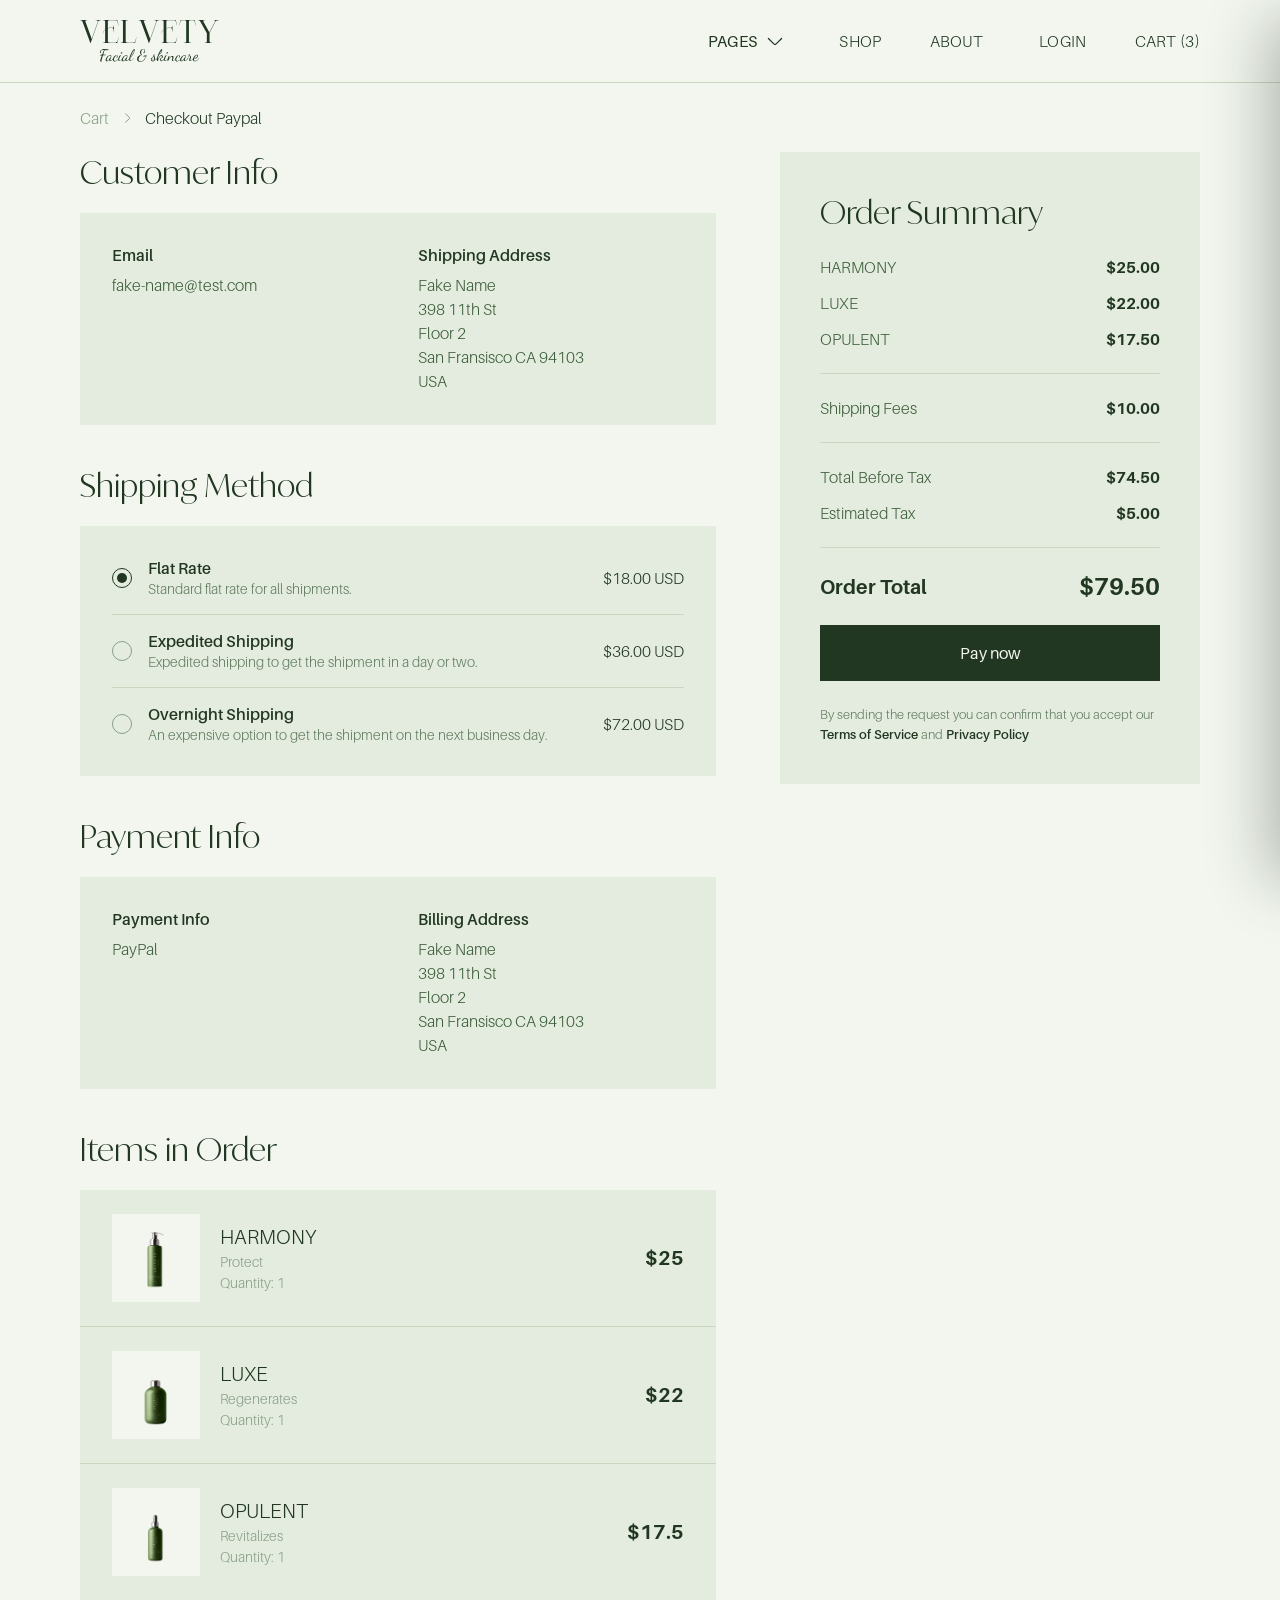
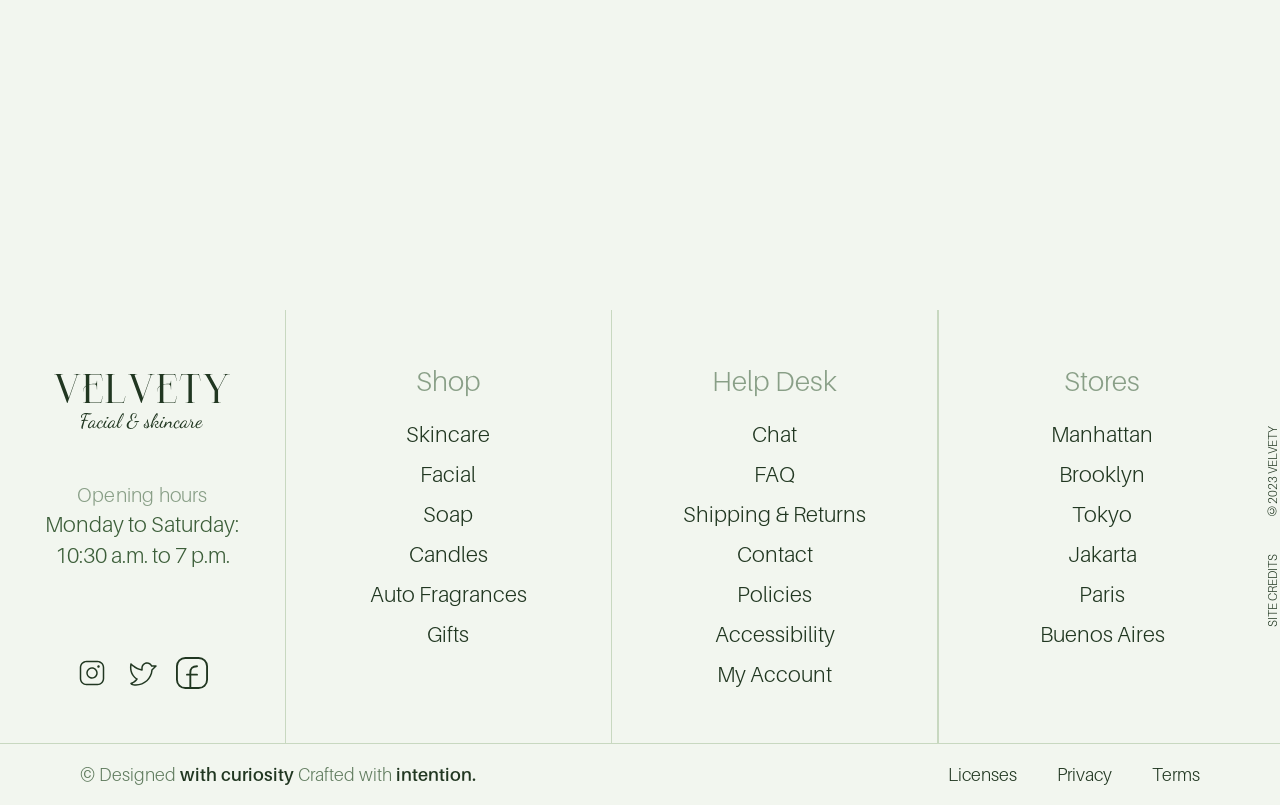
<file: checkout-paypal.html>
<!DOCTYPE html>
<html lang="en">
<head>
<meta charset="UTF-8" />
<meta name="viewport" content="width=device-width, initial-scale=1.0" />
<link rel="icon" type="image/svg+xml" href="assets/favicon.svg" />
<title>VELVETY — Checkout PayPal</title>
<meta name="description" content="Checkout with PayPal — Velvety facial &amp; skincare." />
<link rel="preconnect" href="https://fonts.googleapis.com" />
<link rel="preconnect" href="https://fonts.gstatic.com" crossorigin />
<link href="https://fonts.googleapis.com/css2?family=Cormorant+Garamond:ital,wght@0,300;0,400;0,500;1,400&display=swap" rel="stylesheet" />
<link rel="stylesheet" href="css/styles.css" />
<link rel="stylesheet" href="css/cart.css" />
<link rel="stylesheet" href="css/checkout.css" />
</head>
<body>

<header class="nav is-solid" id="nav">
  <div class="nav__inner">
    <a class="nav__logo" href="index.html" aria-label="Velvety home">
      <img src="assets/svg/velvety_logo_nav.svg" alt="Velvety" class="nav__logo-word" />
      <img src="assets/svg/facial_skincare_nav.svg" alt="Facial &amp; skincare" class="nav__logo-sub" />
    </a>
    <nav class="nav__menu" aria-label="Primary">
      <div class="nav__left">
        <button class="nav__link nav__pages" type="button">PAGES<img src="assets/svg/arrow_down.svg" alt="" class="nav__caret" /></button>
        <a class="nav__link" href="shop.html">SHOP</a>
        <a class="nav__link" href="about.html">ABOUT</a>
      </div>
      <div class="nav__right">
        <a class="nav__link" href="#">LOGIN</a>
        <a class="nav__link" href="#">CART (0)</a>
      </div>
    </nav>
    <button class="nav__burger" id="burger" aria-label="Menu" aria-expanded="false"><span></span><span></span><span></span></button>
  </div>
</header>

<main id="top">
<section class="co">
  <nav class="crumb" aria-label="Breadcrumb"><a href="cart.html">Cart</a><span class="sep"><img src="assets/svg/ic_chevron.svg" alt=""></span><span class="current">Checkout Paypal</span></nav>

  <div class="co__grid">
    <div class="co__left">
      <div class="co-sec">
        <div class="co-sec__head"><h2>Customer Info</h2></div>
        <div class="co-info">
          <div class="co-info__block"><h4>Email</h4><p>fake-name@test.com</p></div>
          <div class="co-info__block"><h4>Shipping Address</h4><p>Fake Name<br>398 11th St<br>Floor 2<br>San Fransisco CA 94103<br>USA</p></div>
        </div>
      </div>

      <div class="co-sec">
        <div class="co-sec__head"><h2>Shipping Method</h2></div>
        <div class="ship-methods">
          <label class="ship-opt is-active"><span class="radio"></span><span class="ship-opt__txt"><b>Flat Rate</b><span>Standard flat rate for all shipments.</span></span><span class="ship-opt__price">$18.00 USD</span></label>
          <label class="ship-opt"><span class="radio"></span><span class="ship-opt__txt"><b>Expedited Shipping</b><span>Expedited shipping to get the shipment in a day or two.</span></span><span class="ship-opt__price">$36.00 USD</span></label>
          <label class="ship-opt"><span class="radio"></span><span class="ship-opt__txt"><b>Overnight Shipping</b><span>An expensive option to get the shipment on the next business day.</span></span><span class="ship-opt__price">$72.00 USD</span></label>
        </div>
      </div>

      <div class="co-sec">
        <div class="co-sec__head"><h2>Payment Info</h2></div>
        <div class="co-info">
          <div class="co-info__block"><h4>Payment Info</h4><p>PayPal</p></div>
          <div class="co-info__block"><h4>Billing Address</h4><p>Fake Name<br>398 11th St<br>Floor 2<br>San Fransisco CA 94103<br>USA</p></div>
        </div>
      </div>

      <div class="co-sec">
        <div class="co-sec__head"><h2>Items in Order</h2></div>
        <div class="co-items" id="coItems"></div>
      </div>
    </div>

    <aside class="ordersum" id="orderSummary">
      <h2>Order Summary</h2>
      <div class="ordersum__group" id="sumItems"></div>
      <div class="ordersum__div"></div>
      <div class="ordersum__row"><span class="lbl">Shipping Fees</span><b id="sumShipping">$10.00</b></div>
      <div class="ordersum__div"></div>
      <div class="ordersum__group">
        <div class="ordersum__row"><span class="lbl">Total Before Tax</span><b id="sumBeforeTax">$0.00</b></div>
        <div class="ordersum__row"><span class="lbl">Estimated Tax</span><b id="sumTax">$5.00</b></div>
      </div>
      <div class="ordersum__div"></div>
      <div class="ordersum__row ordersum__total"><span class="lbl">Order Total</span><b id="sumTotal">$0.00</b></div>
      <button class="ordersum__checkout">Pay now</button>
      <p class="ordersum__fine">By sending the request you can confirm that you accept our <b>Terms of Service</b> and <b>Privacy Policy</b></p>
    </aside>
  </div>
</section>

<section class="subscribe reveal">
  <h2 class="subscribe__title">Subscribe to get 10% off your first order</h2>
  <form class="subscribe__form" onsubmit="return false"><div class="subscribe__input"><input type="email" placeholder="Drop your email here" aria-label="Email" /></div><button class="subscribe__btn" aria-label="Subscribe"><img src="assets/svg/arrow_big.svg" alt="" /></button></form>
</section>
</main>

<footer class="footer">
  <div class="footer__cols">
    <div class="footer__brand">
      <div class="footer__logo"><img src="assets/svg/velvety_logo_footer.svg" alt="Velvety" class="footer__logo-word" /><img src="assets/svg/facial_skincare_footer.svg" alt="Facial &amp; skincare" class="footer__logo-sub" /></div>
      <div class="footer__hours"><p class="muted">Opening hours</p><p class="dark">Monday to Saturday: 10:30 a.m. to 7 p.m.</p></div>
      <div class="footer__social"><a href="#" aria-label="Instagram"><img src="assets/svg/ic_instagram.svg" alt=""></a><a href="#" aria-label="Twitter"><img src="assets/svg/ic_twitter.svg" alt=""></a><a href="#" aria-label="Facebook"><img src="assets/svg/ic_facebook.svg" alt=""></a></div>
    </div>
    <div class="footer__menu footer__menu--l"><p class="footer__h">Shop</p><ul><li>Skincare</li><li>Facial</li><li>Soap</li><li>Candles</li><li>Auto Fragrances</li><li>Gifts</li></ul></div>
    <div class="footer__menu"><p class="footer__h">Help Desk</p><ul><li>Chat</li><li>FAQ</li><li>Shipping &amp; Returns</li><li>Contact</li><li>Policies</li><li>Accessibility</li><li>My Account</li></ul></div>
    <div class="footer__menu footer__menu--l"><p class="footer__h">Stores</p><ul><li>Manhattan</li><li>Brooklyn</li><li>Tokyo</li><li>Jakarta</li><li>Paris</li><li>Buenos Aires</li></ul></div>
    <div class="footer__credits"><span>SITE CREDITS</span><span>©2023 VELVETY</span></div>
  </div>
  <div class="footer__bar"><p>© Designed <b>with curiosity</b> Crafted with <b>intention.</b></p><div class="footer__legal"><span>Licenses</span><span>Privacy</span><span>Terms</span></div></div>
</footer>

<script src="js/script.js"></script>
<script src="js/ui.js"></script>
<script src="js/checkout.js"></script>
</body>
</html>
</file>
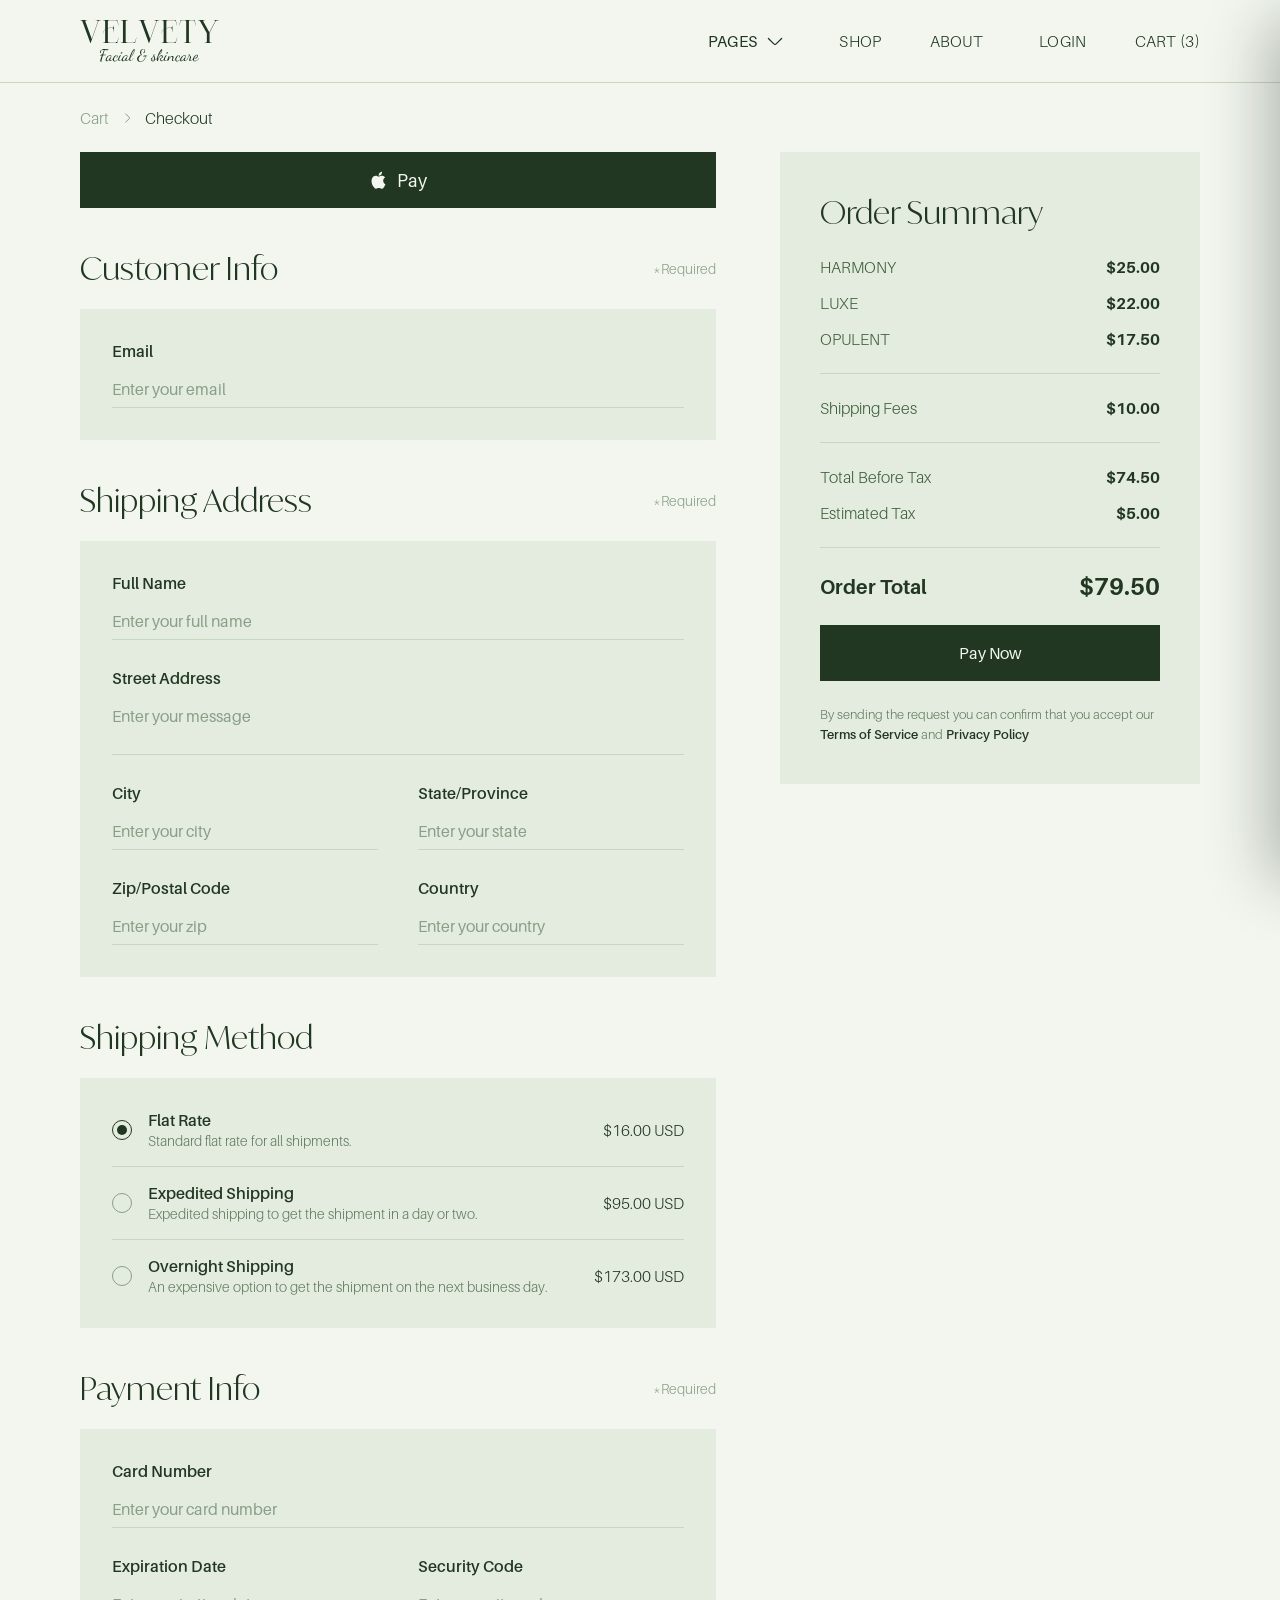
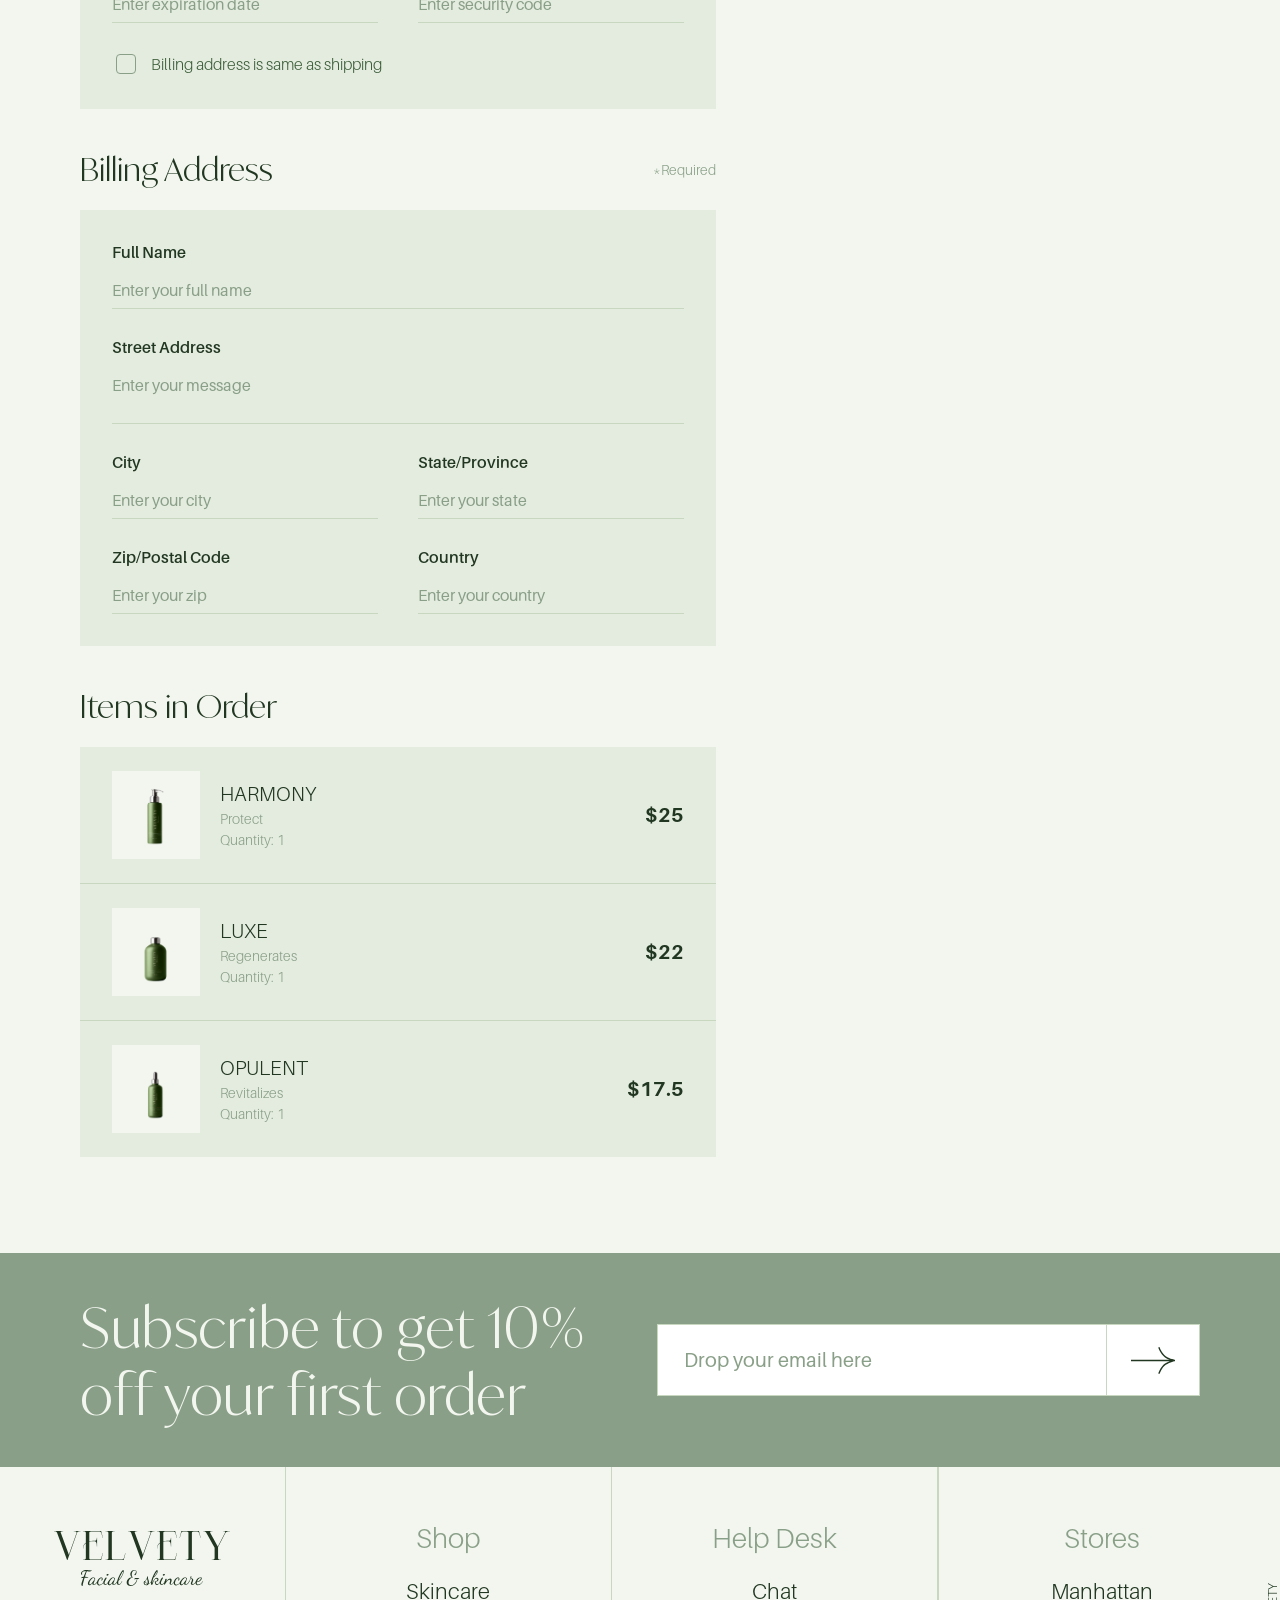
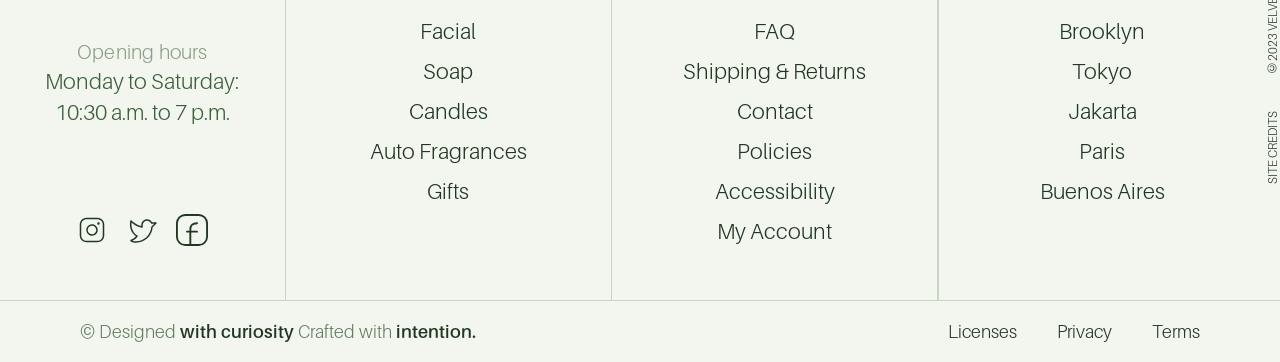
<file: checkout.html>
<!DOCTYPE html>
<html lang="en">
<head>
<meta charset="UTF-8" />
<meta name="viewport" content="width=device-width, initial-scale=1.0" />
<link rel="icon" type="image/svg+xml" href="assets/favicon.svg" />
<title>VELVETY — Checkout</title>
<meta name="description" content="Checkout — Velvety facial &amp; skincare." />
<link rel="preconnect" href="https://fonts.googleapis.com" />
<link rel="preconnect" href="https://fonts.gstatic.com" crossorigin />
<link href="https://fonts.googleapis.com/css2?family=Cormorant+Garamond:ital,wght@0,300;0,400;0,500;1,400&display=swap" rel="stylesheet" />
<link rel="stylesheet" href="css/styles.css" />
<link rel="stylesheet" href="css/cart.css" />
<link rel="stylesheet" href="css/checkout.css" />
</head>
<body>

<header class="nav is-solid" id="nav">
  <div class="nav__inner">
    <a class="nav__logo" href="index.html" aria-label="Velvety home">
      <img src="assets/svg/velvety_logo_nav.svg" alt="Velvety" class="nav__logo-word" />
      <img src="assets/svg/facial_skincare_nav.svg" alt="Facial &amp; skincare" class="nav__logo-sub" />
    </a>
    <nav class="nav__menu" aria-label="Primary">
      <div class="nav__left">
        <button class="nav__link nav__pages" type="button">PAGES<img src="assets/svg/arrow_down.svg" alt="" class="nav__caret" /></button>
        <a class="nav__link" href="shop.html">SHOP</a>
        <a class="nav__link" href="about.html">ABOUT</a>
      </div>
      <div class="nav__right">
        <a class="nav__link" href="#">LOGIN</a>
        <a class="nav__link" href="#">CART (0)</a>
      </div>
    </nav>
    <button class="nav__burger" id="burger" aria-label="Menu" aria-expanded="false"><span></span><span></span><span></span></button>
  </div>
</header>

<main id="top">
<section class="co">
  <nav class="crumb" aria-label="Breadcrumb"><a href="cart.html">Cart</a><span class="sep"><img src="assets/svg/ic_chevron.svg" alt=""></span><span class="current">Checkout</span></nav>

  <div class="co__grid">
    <div class="co__left">
      <button class="co__express"><svg viewBox="0 0 24 24"><path d="M17.05 12.9c-.03-2.6 2.12-3.85 2.22-3.91-1.21-1.77-3.09-2.01-3.76-2.04-1.6-.16-3.12.94-3.93.94-.81 0-2.06-.92-3.39-.9-1.74.03-3.35 1.01-4.25 2.57-1.81 3.14-.46 7.79 1.3 10.34.86 1.25 1.88 2.65 3.22 2.6 1.29-.05 1.78-.83 3.34-.83 1.56 0 2 .83 3.37.81 1.39-.03 2.27-1.27 3.12-2.53.98-1.45 1.39-2.85 1.41-2.92-.03-.01-2.71-1.04-2.74-4.13zM14.6 5.34c.71-.86 1.19-2.06 1.06-3.25-1.02.04-2.26.68-2.99 1.54-.66.76-1.23 1.98-1.08 3.14 1.14.09 2.3-.58 3.01-1.43z"/></svg> Pay</button>

      <div class="co-sec">
        <div class="co-sec__head"><h2>Customer Info</h2><span class="co-sec__req">*Required</span></div>
        <div class="co-panel co-panel--1">
          <div class="field full"><label>Email</label><input type="email" placeholder="Enter your email"></div>
        </div>
      </div>

      <div class="co-sec">
        <div class="co-sec__head"><h2>Shipping Address</h2><span class="co-sec__req">*Required</span></div>
        <div class="co-panel">
          <div class="field full"><label>Full Name</label><input type="text" placeholder="Enter your full name"></div>
          <div class="field full"><label>Street Address</label><textarea rows="2" placeholder="Enter your message"></textarea></div>
          <div class="field"><label>City</label><input type="text" placeholder="Enter your city"></div>
          <div class="field"><label>State/Province</label><input type="text" placeholder="Enter your state"></div>
          <div class="field"><label>Zip/Postal Code</label><input type="text" placeholder="Enter your zip"></div>
          <div class="field"><label>Country</label><input type="text" placeholder="Enter your country"></div>
        </div>
      </div>

      <div class="co-sec">
        <div class="co-sec__head"><h2>Shipping Method</h2></div>
        <div class="ship-methods">
          <label class="ship-opt is-active"><span class="radio"></span><span class="ship-opt__txt"><b>Flat Rate</b><span>Standard flat rate for all shipments.</span></span><span class="ship-opt__price">$16.00 USD</span></label>
          <label class="ship-opt"><span class="radio"></span><span class="ship-opt__txt"><b>Expedited Shipping</b><span>Expedited shipping to get the shipment in a day or two.</span></span><span class="ship-opt__price">$95.00 USD</span></label>
          <label class="ship-opt"><span class="radio"></span><span class="ship-opt__txt"><b>Overnight Shipping</b><span>An expensive option to get the shipment on the next business day.</span></span><span class="ship-opt__price">$173.00 USD</span></label>
        </div>
      </div>

      <div class="co-sec">
        <div class="co-sec__head"><h2>Payment Info</h2><span class="co-sec__req">*Required</span></div>
        <div class="co-panel">
          <div class="field full"><label>Card Number</label><input type="text" placeholder="Enter your card number" inputmode="numeric"></div>
          <div class="field"><label>Expiration Date</label><input type="text" placeholder="Enter expiration date"></div>
          <div class="field"><label>Security Code</label><input type="text" placeholder="Enter security code"></div>
          <label class="co-check"><input type="checkbox">Billing address is same as shipping</label>
        </div>
      </div>

      <div class="co-sec">
        <div class="co-sec__head"><h2>Billing Address</h2><span class="co-sec__req">*Required</span></div>
        <div class="co-panel">
          <div class="field full"><label>Full Name</label><input type="text" placeholder="Enter your full name"></div>
          <div class="field full"><label>Street Address</label><textarea rows="2" placeholder="Enter your message"></textarea></div>
          <div class="field"><label>City</label><input type="text" placeholder="Enter your city"></div>
          <div class="field"><label>State/Province</label><input type="text" placeholder="Enter your state"></div>
          <div class="field"><label>Zip/Postal Code</label><input type="text" placeholder="Enter your zip"></div>
          <div class="field"><label>Country</label><input type="text" placeholder="Enter your country"></div>
        </div>
      </div>

      <div class="co-sec">
        <div class="co-sec__head"><h2>Items in Order</h2></div>
        <div class="co-items" id="coItems"></div>
      </div>
    </div>

    <aside class="ordersum" id="orderSummary">
      <h2>Order Summary</h2>
      <div class="ordersum__group" id="sumItems"></div>
      <div class="ordersum__div"></div>
      <div class="ordersum__row"><span class="lbl">Shipping Fees</span><b id="sumShipping">$10.00</b></div>
      <div class="ordersum__div"></div>
      <div class="ordersum__group">
        <div class="ordersum__row"><span class="lbl">Total Before Tax</span><b id="sumBeforeTax">$0.00</b></div>
        <div class="ordersum__row"><span class="lbl">Estimated Tax</span><b id="sumTax">$5.00</b></div>
      </div>
      <div class="ordersum__div"></div>
      <div class="ordersum__row ordersum__total"><span class="lbl">Order Total</span><b id="sumTotal">$0.00</b></div>
      <button class="ordersum__checkout">Pay Now</button>
      <p class="ordersum__fine">By sending the request you can confirm that you accept our <b>Terms of Service</b> and <b>Privacy Policy</b></p>
    </aside>
  </div>
</section>

<section class="subscribe reveal">
  <h2 class="subscribe__title">Subscribe to get 10% off your first order</h2>
  <form class="subscribe__form" onsubmit="return false"><div class="subscribe__input"><input type="email" placeholder="Drop your email here" aria-label="Email" /></div><button class="subscribe__btn" aria-label="Subscribe"><img src="assets/svg/arrow_big.svg" alt="" /></button></form>
</section>
</main>

<footer class="footer">
  <div class="footer__cols">
    <div class="footer__brand">
      <div class="footer__logo"><img src="assets/svg/velvety_logo_footer.svg" alt="Velvety" class="footer__logo-word" /><img src="assets/svg/facial_skincare_footer.svg" alt="Facial &amp; skincare" class="footer__logo-sub" /></div>
      <div class="footer__hours"><p class="muted">Opening hours</p><p class="dark">Monday to Saturday: 10:30 a.m. to 7 p.m.</p></div>
      <div class="footer__social"><a href="#" aria-label="Instagram"><img src="assets/svg/ic_instagram.svg" alt=""></a><a href="#" aria-label="Twitter"><img src="assets/svg/ic_twitter.svg" alt=""></a><a href="#" aria-label="Facebook"><img src="assets/svg/ic_facebook.svg" alt=""></a></div>
    </div>
    <div class="footer__menu footer__menu--l"><p class="footer__h">Shop</p><ul><li>Skincare</li><li>Facial</li><li>Soap</li><li>Candles</li><li>Auto Fragrances</li><li>Gifts</li></ul></div>
    <div class="footer__menu"><p class="footer__h">Help Desk</p><ul><li>Chat</li><li>FAQ</li><li>Shipping &amp; Returns</li><li>Contact</li><li>Policies</li><li>Accessibility</li><li>My Account</li></ul></div>
    <div class="footer__menu footer__menu--l"><p class="footer__h">Stores</p><ul><li>Manhattan</li><li>Brooklyn</li><li>Tokyo</li><li>Jakarta</li><li>Paris</li><li>Buenos Aires</li></ul></div>
    <div class="footer__credits"><span>SITE CREDITS</span><span>©2023 VELVETY</span></div>
  </div>
  <div class="footer__bar"><p>© Designed <b>with curiosity</b> Crafted with <b>intention.</b></p><div class="footer__legal"><span>Licenses</span><span>Privacy</span><span>Terms</span></div></div>
</footer>

<script src="js/script.js"></script>
<script src="js/ui.js"></script>
<script src="js/checkout.js"></script>
</body>
</html>
</file>
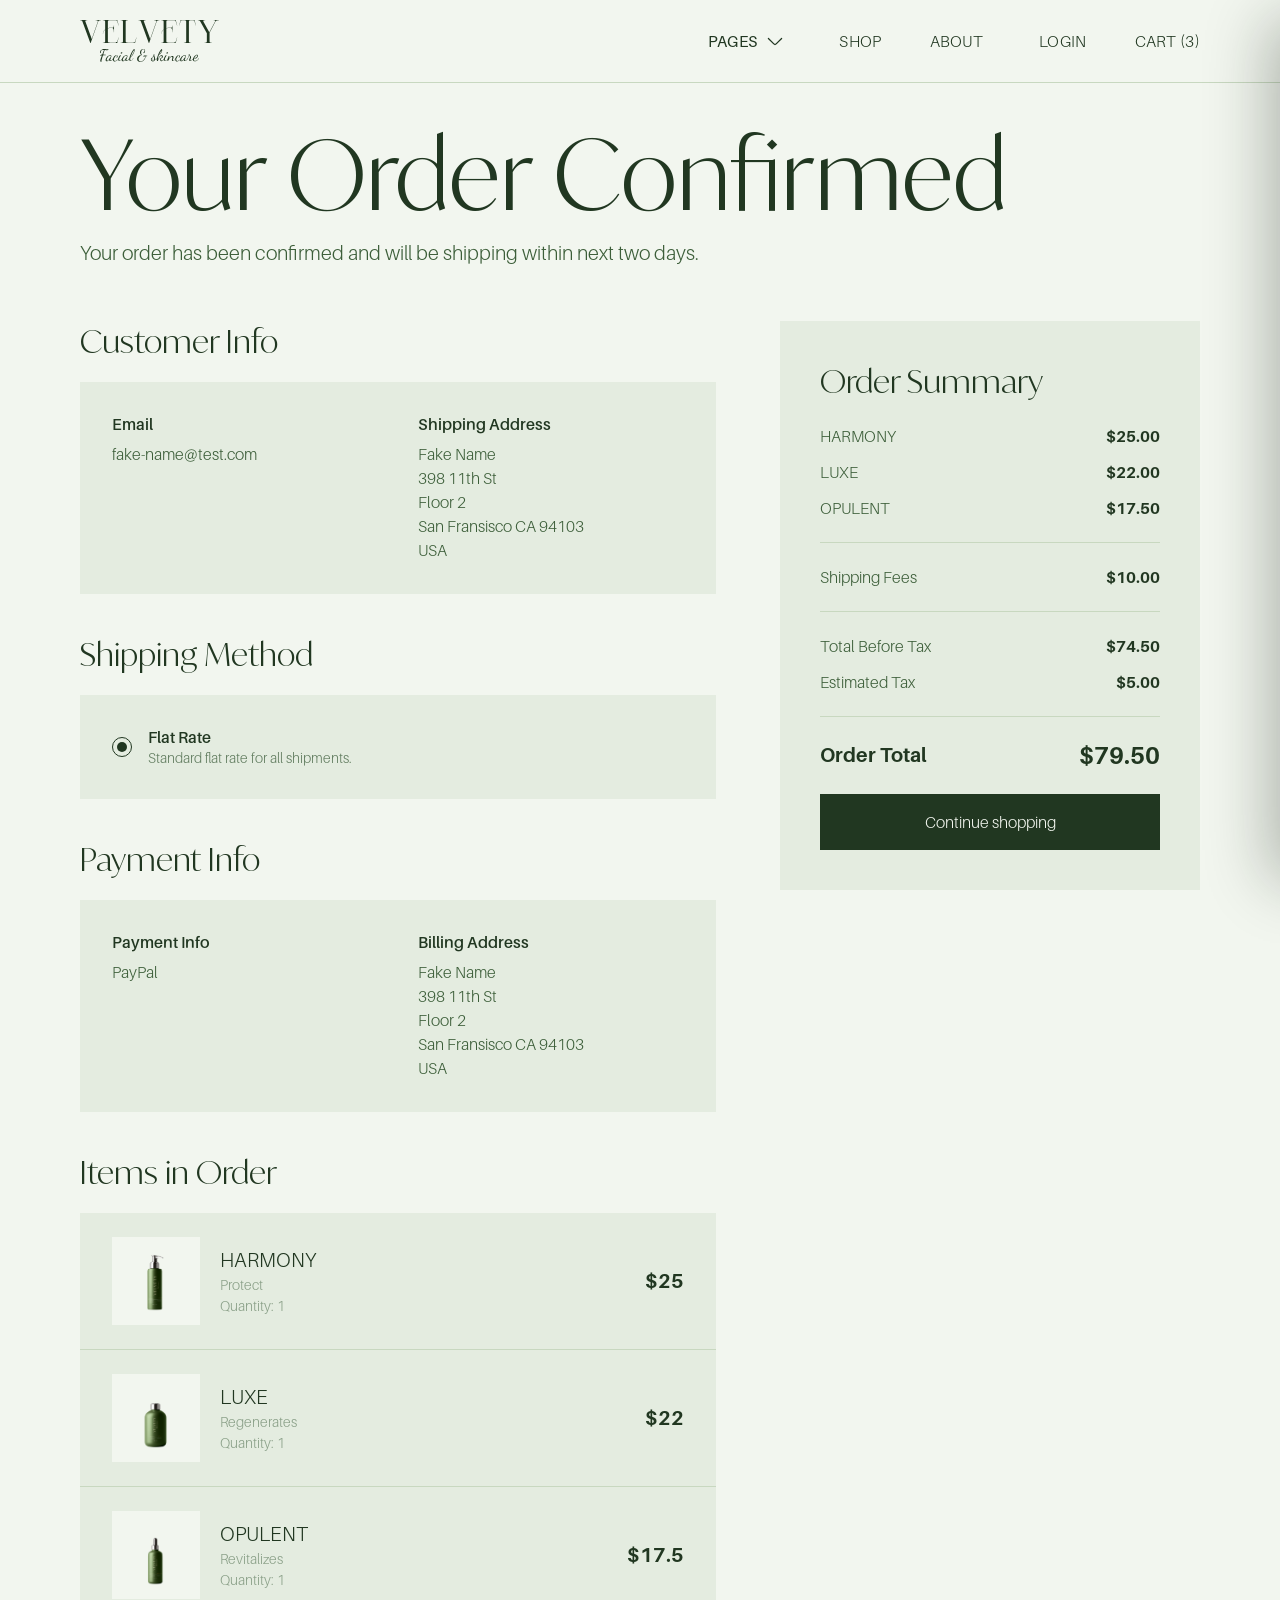
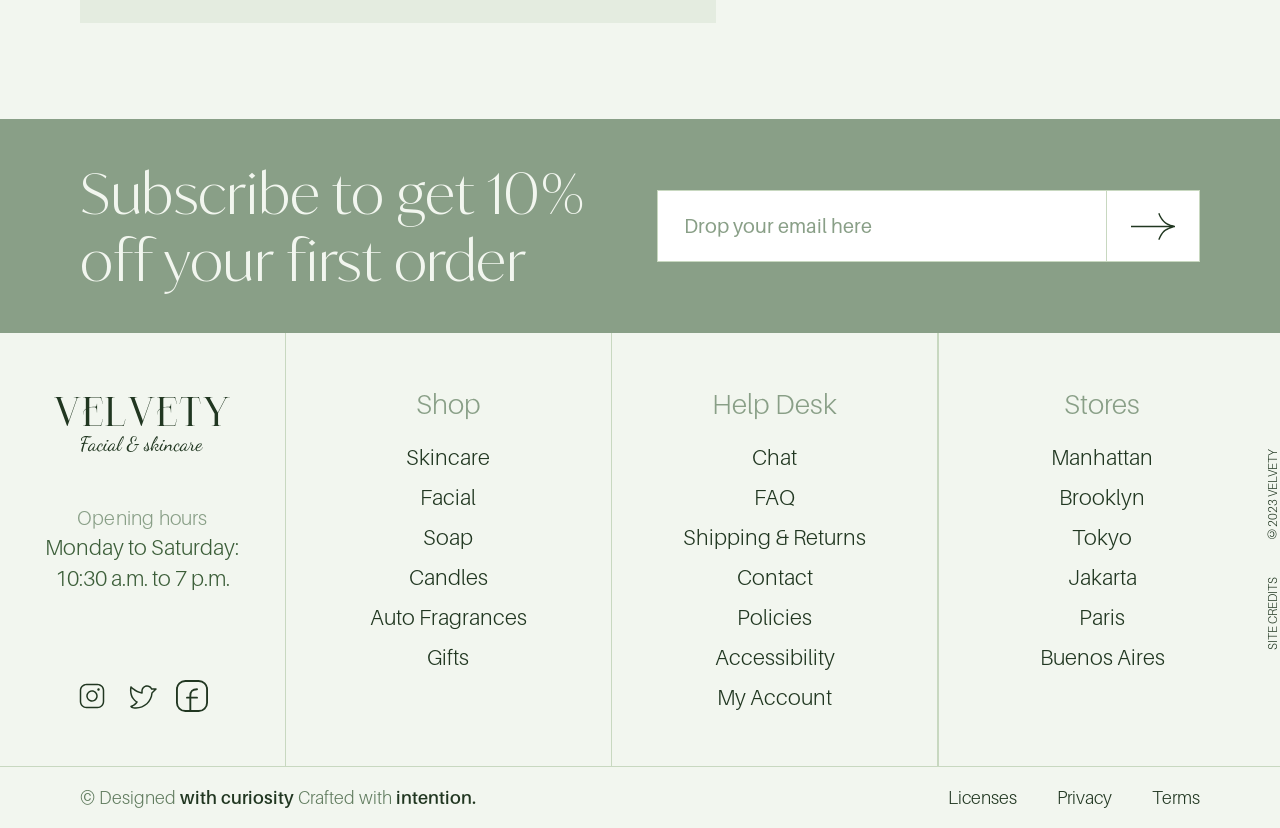
<file: confirmation.html>
<!DOCTYPE html>
<html lang="en">
<head>
<meta charset="UTF-8" />
<meta name="viewport" content="width=device-width, initial-scale=1.0" />
<link rel="icon" type="image/svg+xml" href="assets/favicon.svg" />
<title>VELVETY — Order Confirmed</title>
<meta name="description" content="Your order has been confirmed — Velvety facial &amp; skincare." />
<link rel="preconnect" href="https://fonts.googleapis.com" />
<link rel="preconnect" href="https://fonts.gstatic.com" crossorigin />
<link href="https://fonts.googleapis.com/css2?family=Cormorant+Garamond:ital,wght@0,300;0,400;0,500;1,400&display=swap" rel="stylesheet" />
<link rel="stylesheet" href="css/styles.css" />
<link rel="stylesheet" href="css/cart.css" />
<link rel="stylesheet" href="css/checkout.css" />
</head>
<body>

<header class="nav is-solid" id="nav">
  <div class="nav__inner">
    <a class="nav__logo" href="index.html" aria-label="Velvety home">
      <img src="assets/svg/velvety_logo_nav.svg" alt="Velvety" class="nav__logo-word" />
      <img src="assets/svg/facial_skincare_nav.svg" alt="Facial &amp; skincare" class="nav__logo-sub" />
    </a>
    <nav class="nav__menu" aria-label="Primary">
      <div class="nav__left">
        <button class="nav__link nav__pages" type="button">PAGES<img src="assets/svg/arrow_down.svg" alt="" class="nav__caret" /></button>
        <a class="nav__link" href="shop.html">SHOP</a>
        <a class="nav__link" href="about.html">ABOUT</a>
      </div>
      <div class="nav__right">
        <a class="nav__link" href="#">LOGIN</a>
        <a class="nav__link" href="#">CART (0)</a>
      </div>
    </nav>
    <button class="nav__burger" id="burger" aria-label="Menu" aria-expanded="false"><span></span><span></span><span></span></button>
  </div>
</header>

<main id="top">
<section class="conf-hero">
  <h1>Your Order Confirmed</h1>
  <p>Your order has been confirmed and will be shipping within next two days.</p>
</section>

<section class="co" style="padding-top:56px">
  <div class="co__grid">
    <div class="co__left">
      <div class="co-sec">
        <div class="co-sec__head"><h2>Customer Info</h2></div>
        <div class="co-info">
          <div class="co-info__block"><h4>Email</h4><p>fake-name@test.com</p></div>
          <div class="co-info__block"><h4>Shipping Address</h4><p>Fake Name<br>398 11th St<br>Floor 2<br>San Fransisco CA 94103<br>USA</p></div>
        </div>
      </div>

      <div class="co-sec">
        <div class="co-sec__head"><h2>Shipping Method</h2></div>
        <div class="ship-methods">
          <label class="ship-opt is-active" style="cursor:default"><span class="radio"></span><span class="ship-opt__txt"><b>Flat Rate</b><span>Standard flat rate for all shipments.</span></span></label>
        </div>
      </div>

      <div class="co-sec">
        <div class="co-sec__head"><h2>Payment Info</h2></div>
        <div class="co-info">
          <div class="co-info__block"><h4>Payment Info</h4><p>PayPal</p></div>
          <div class="co-info__block"><h4>Billing Address</h4><p>Fake Name<br>398 11th St<br>Floor 2<br>San Fransisco CA 94103<br>USA</p></div>
        </div>
      </div>

      <div class="co-sec">
        <div class="co-sec__head"><h2>Items in Order</h2></div>
        <div class="co-items" id="coItems"></div>
      </div>
    </div>

    <aside class="ordersum" id="orderSummary">
      <h2>Order Summary</h2>
      <div class="ordersum__group" id="sumItems"></div>
      <div class="ordersum__div"></div>
      <div class="ordersum__row"><span class="lbl">Shipping Fees</span><b id="sumShipping">$10.00</b></div>
      <div class="ordersum__div"></div>
      <div class="ordersum__group">
        <div class="ordersum__row"><span class="lbl">Total Before Tax</span><b id="sumBeforeTax">$0.00</b></div>
        <div class="ordersum__row"><span class="lbl">Estimated Tax</span><b id="sumTax">$5.00</b></div>
      </div>
      <div class="ordersum__div"></div>
      <div class="ordersum__row ordersum__total"><span class="lbl">Order Total</span><b id="sumTotal">$0.00</b></div>
      <a href="shop.html" class="ordersum__checkout" style="text-decoration:none">Continue shopping</a>
    </aside>
  </div>
</section>

<section class="subscribe reveal">
  <h2 class="subscribe__title">Subscribe to get 10% off your first order</h2>
  <form class="subscribe__form" onsubmit="return false"><div class="subscribe__input"><input type="email" placeholder="Drop your email here" aria-label="Email" /></div><button class="subscribe__btn" aria-label="Subscribe"><img src="assets/svg/arrow_big.svg" alt="" /></button></form>
</section>
</main>

<footer class="footer">
  <div class="footer__cols">
    <div class="footer__brand">
      <div class="footer__logo"><img src="assets/svg/velvety_logo_footer.svg" alt="Velvety" class="footer__logo-word" /><img src="assets/svg/facial_skincare_footer.svg" alt="Facial &amp; skincare" class="footer__logo-sub" /></div>
      <div class="footer__hours"><p class="muted">Opening hours</p><p class="dark">Monday to Saturday: 10:30 a.m. to 7 p.m.</p></div>
      <div class="footer__social"><a href="#" aria-label="Instagram"><img src="assets/svg/ic_instagram.svg" alt=""></a><a href="#" aria-label="Twitter"><img src="assets/svg/ic_twitter.svg" alt=""></a><a href="#" aria-label="Facebook"><img src="assets/svg/ic_facebook.svg" alt=""></a></div>
    </div>
    <div class="footer__menu footer__menu--l"><p class="footer__h">Shop</p><ul><li>Skincare</li><li>Facial</li><li>Soap</li><li>Candles</li><li>Auto Fragrances</li><li>Gifts</li></ul></div>
    <div class="footer__menu"><p class="footer__h">Help Desk</p><ul><li>Chat</li><li>FAQ</li><li>Shipping &amp; Returns</li><li>Contact</li><li>Policies</li><li>Accessibility</li><li>My Account</li></ul></div>
    <div class="footer__menu footer__menu--l"><p class="footer__h">Stores</p><ul><li>Manhattan</li><li>Brooklyn</li><li>Tokyo</li><li>Jakarta</li><li>Paris</li><li>Buenos Aires</li></ul></div>
    <div class="footer__credits"><span>SITE CREDITS</span><span>©2023 VELVETY</span></div>
  </div>
  <div class="footer__bar"><p>© Designed <b>with curiosity</b> Crafted with <b>intention.</b></p><div class="footer__legal"><span>Licenses</span><span>Privacy</span><span>Terms</span></div></div>
</footer>

<script src="js/script.js"></script>
<script src="js/ui.js"></script>
<script src="js/checkout.js"></script>
</body>
</html>
</file>
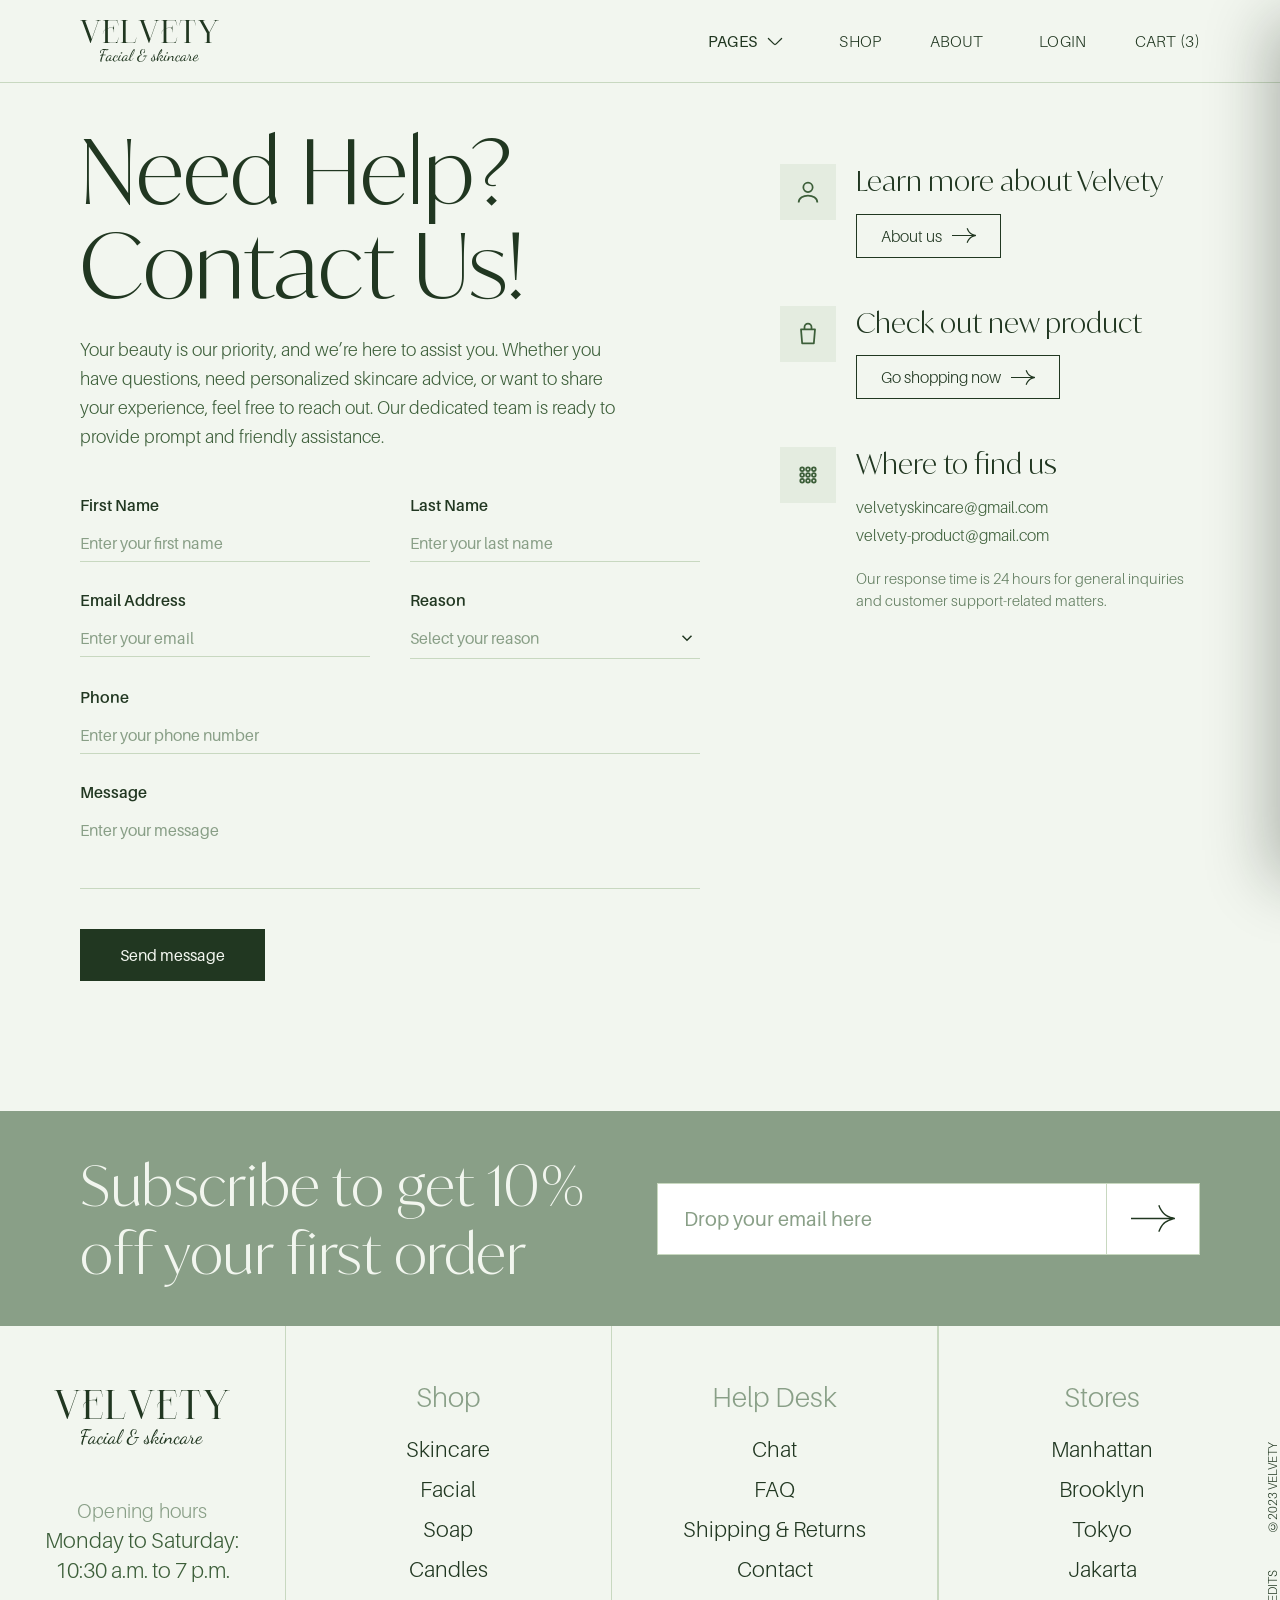
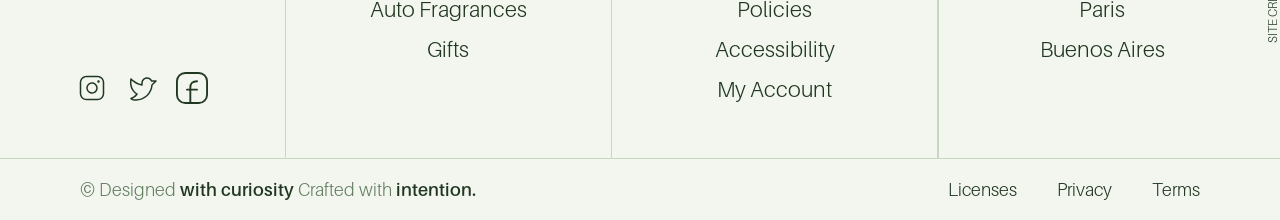
<file: contact.html>
<!DOCTYPE html>
<html lang="en">
<head>
<meta charset="UTF-8" />
<meta name="viewport" content="width=device-width, initial-scale=1.0" />
<link rel="icon" type="image/svg+xml" href="assets/favicon.svg" />
<title>VELVETY — Contact Us</title>
<meta name="description" content="Need help? Contact Velvety — we're here to assist you." />
<link rel="preconnect" href="https://fonts.googleapis.com" />
<link rel="preconnect" href="https://fonts.gstatic.com" crossorigin />
<link href="https://fonts.googleapis.com/css2?family=Cormorant+Garamond:ital,wght@0,300;0,400;0,500;1,400&display=swap" rel="stylesheet" />
<link rel="stylesheet" href="css/styles.css" />
<link rel="stylesheet" href="css/checkout.css" />
<link rel="stylesheet" href="css/contact.css?v=2" />
</head>
<body>

<header class="nav is-solid" id="nav">
  <div class="nav__inner">
    <a class="nav__logo" href="index.html" aria-label="Velvety home">
      <img src="assets/svg/velvety_logo_nav.svg" alt="Velvety" class="nav__logo-word" />
      <img src="assets/svg/facial_skincare_nav.svg" alt="Facial &amp; skincare" class="nav__logo-sub" />
    </a>
    <nav class="nav__menu" aria-label="Primary">
      <div class="nav__left">
        <button class="nav__link nav__pages" type="button">PAGES<img src="assets/svg/arrow_down.svg" alt="" class="nav__caret" /></button>
        <a class="nav__link" href="shop.html">SHOP</a>
        <a class="nav__link" href="about.html">ABOUT</a>
      </div>
      <div class="nav__right">
        <a class="nav__link" href="#">LOGIN</a>
        <a class="nav__link" href="#">CART (0)</a>
      </div>
    </nav>
    <button class="nav__burger" id="burger" aria-label="Menu" aria-expanded="false"><span></span><span></span><span></span></button>
  </div>
</header>

<main id="top">
<section class="contact">
  <!-- Left: form -->
  <div class="contact__main">
    <div class="contact__head">
      <h1>Need Help?<br>Contact Us!</h1>
      <p class="contact__intro">Your beauty is our priority, and we’re here to assist you. Whether you have questions, need personalized skincare advice, or want to share your experience, feel free to reach out. Our dedicated team is ready to provide prompt and friendly assistance.</p>
    </div>
    <form class="contact__form" id="contactForm" action="https://formsubmit.co/hajaraswad210299@gmail.com" method="POST">
      <input type="hidden" name="_subject" value="New message from VELVETY contact form">
      <input type="hidden" name="_template" value="table">
      <input type="hidden" name="_captcha" value="false">
      <input type="text" name="_honey" style="display:none" tabindex="-1" autocomplete="off">
      <div class="contact__row">
        <div class="field"><label>First Name</label><input type="text" name="First Name" placeholder="Enter your first name" required></div>
        <div class="field"><label>Last Name</label><input type="text" name="Last Name" placeholder="Enter your last name"></div>
      </div>
      <div class="contact__row">
        <div class="field"><label>Email Address</label><input type="email" name="Email" placeholder="Enter your email" required></div>
        <div class="field"><label>Reason</label>
          <select name="Reason" required>
            <option value="" disabled selected>Select your reason</option>
            <option>General inquiry</option>
            <option>Skincare advice</option>
            <option>Order &amp; shipping</option>
            <option>Returns &amp; refunds</option>
            <option>Partnership</option>
          </select>
        </div>
      </div>
      <div class="field full"><label>Phone</label><input type="tel" name="Phone" placeholder="Enter your phone number"></div>
      <div class="field full"><label>Message</label><textarea rows="3" name="Message" placeholder="Enter your message" required></textarea></div>
      <button class="contact__send" type="submit">Send message</button>
      <p class="contact__status" id="contactStatus" role="status" aria-live="polite"></p>
    </form>
  </div>

  <!-- Right: info -->
  <aside class="contact__info">
    <div class="info-block">
      <span class="info-block__icon"><svg viewBox="0 0 24 24"><circle cx="12" cy="8" r="4"/><path d="M4 21c0-4 4-6 8-6s8 2 8 6"/></svg></span>
      <div class="info-block__body">
        <h3>Learn more about Velvety</h3>
        <a href="about.html" class="btn-outline"><span>About us</span><img src="assets/svg/arrow_right.svg" alt=""></a>
      </div>
    </div>
    <div class="info-block">
      <span class="info-block__icon"><svg viewBox="0 0 24 24"><path d="M6 8h12l-1 12H7L6 8z" stroke-linejoin="round"/><path d="M9 8V6a3 3 0 0 1 6 0v2"/></svg></span>
      <div class="info-block__body">
        <h3>Check out new product</h3>
        <a href="shop.html" class="btn-outline"><span>Go shopping now</span><img src="assets/svg/arrow_right.svg" alt=""></a>
      </div>
    </div>
    <div class="info-block">
      <span class="info-block__icon"><svg viewBox="0 0 24 24"><circle cx="7" cy="7" r="1.6"/><circle cx="12" cy="7" r="1.6"/><circle cx="17" cy="7" r="1.6"/><circle cx="7" cy="12" r="1.6"/><circle cx="12" cy="12" r="1.6"/><circle cx="17" cy="12" r="1.6"/><circle cx="7" cy="17" r="1.6"/><circle cx="12" cy="17" r="1.6"/><circle cx="17" cy="17" r="1.6"/></svg></span>
      <div class="info-block__body">
        <h3>Where to find us</h3>
        <div class="info-block__links">
          <a href="mailto:velvetyskincare@gmail.com">velvetyskincare@gmail.com</a>
          <a href="mailto:velvety-product@gmail.com">velvety-product@gmail.com</a>
        </div>
        <p class="info-block__note">Our response time is 24 hours for general inquiries and customer support-related matters.</p>
      </div>
    </div>
  </aside>
</section>

<section class="subscribe reveal">
  <h2 class="subscribe__title">Subscribe to get 10% off your first order</h2>
  <form class="subscribe__form" onsubmit="return false"><div class="subscribe__input"><input type="email" placeholder="Drop your email here" aria-label="Email" /></div><button class="subscribe__btn" aria-label="Subscribe"><img src="assets/svg/arrow_big.svg" alt="" /></button></form>
</section>
</main>

<footer class="footer">
  <div class="footer__cols">
    <div class="footer__brand">
      <div class="footer__logo"><img src="assets/svg/velvety_logo_footer.svg" alt="Velvety" class="footer__logo-word" /><img src="assets/svg/facial_skincare_footer.svg" alt="Facial &amp; skincare" class="footer__logo-sub" /></div>
      <div class="footer__hours"><p class="muted">Opening hours</p><p class="dark">Monday to Saturday: 10:30 a.m. to 7 p.m.</p></div>
      <div class="footer__social"><a href="#" aria-label="Instagram"><img src="assets/svg/ic_instagram.svg" alt=""></a><a href="#" aria-label="Twitter"><img src="assets/svg/ic_twitter.svg" alt=""></a><a href="#" aria-label="Facebook"><img src="assets/svg/ic_facebook.svg" alt=""></a></div>
    </div>
    <div class="footer__menu footer__menu--l"><p class="footer__h">Shop</p><ul><li>Skincare</li><li>Facial</li><li>Soap</li><li>Candles</li><li>Auto Fragrances</li><li>Gifts</li></ul></div>
    <div class="footer__menu"><p class="footer__h">Help Desk</p><ul><li>Chat</li><li>FAQ</li><li>Shipping &amp; Returns</li><li>Contact</li><li>Policies</li><li>Accessibility</li><li>My Account</li></ul></div>
    <div class="footer__menu footer__menu--l"><p class="footer__h">Stores</p><ul><li>Manhattan</li><li>Brooklyn</li><li>Tokyo</li><li>Jakarta</li><li>Paris</li><li>Buenos Aires</li></ul></div>
    <div class="footer__credits"><span>SITE CREDITS</span><span>©2023 VELVETY</span></div>
  </div>
  <div class="footer__bar"><p>© Designed <b>with curiosity</b> Crafted with <b>intention.</b></p><div class="footer__legal"><span>Licenses</span><span>Privacy</span><span>Terms</span></div></div>
</footer>

<script src="js/script.js"></script>
<script src="js/ui.js"></script>
<script src="js/contact.js?v=2"></script>
</body>
</html>
</file>
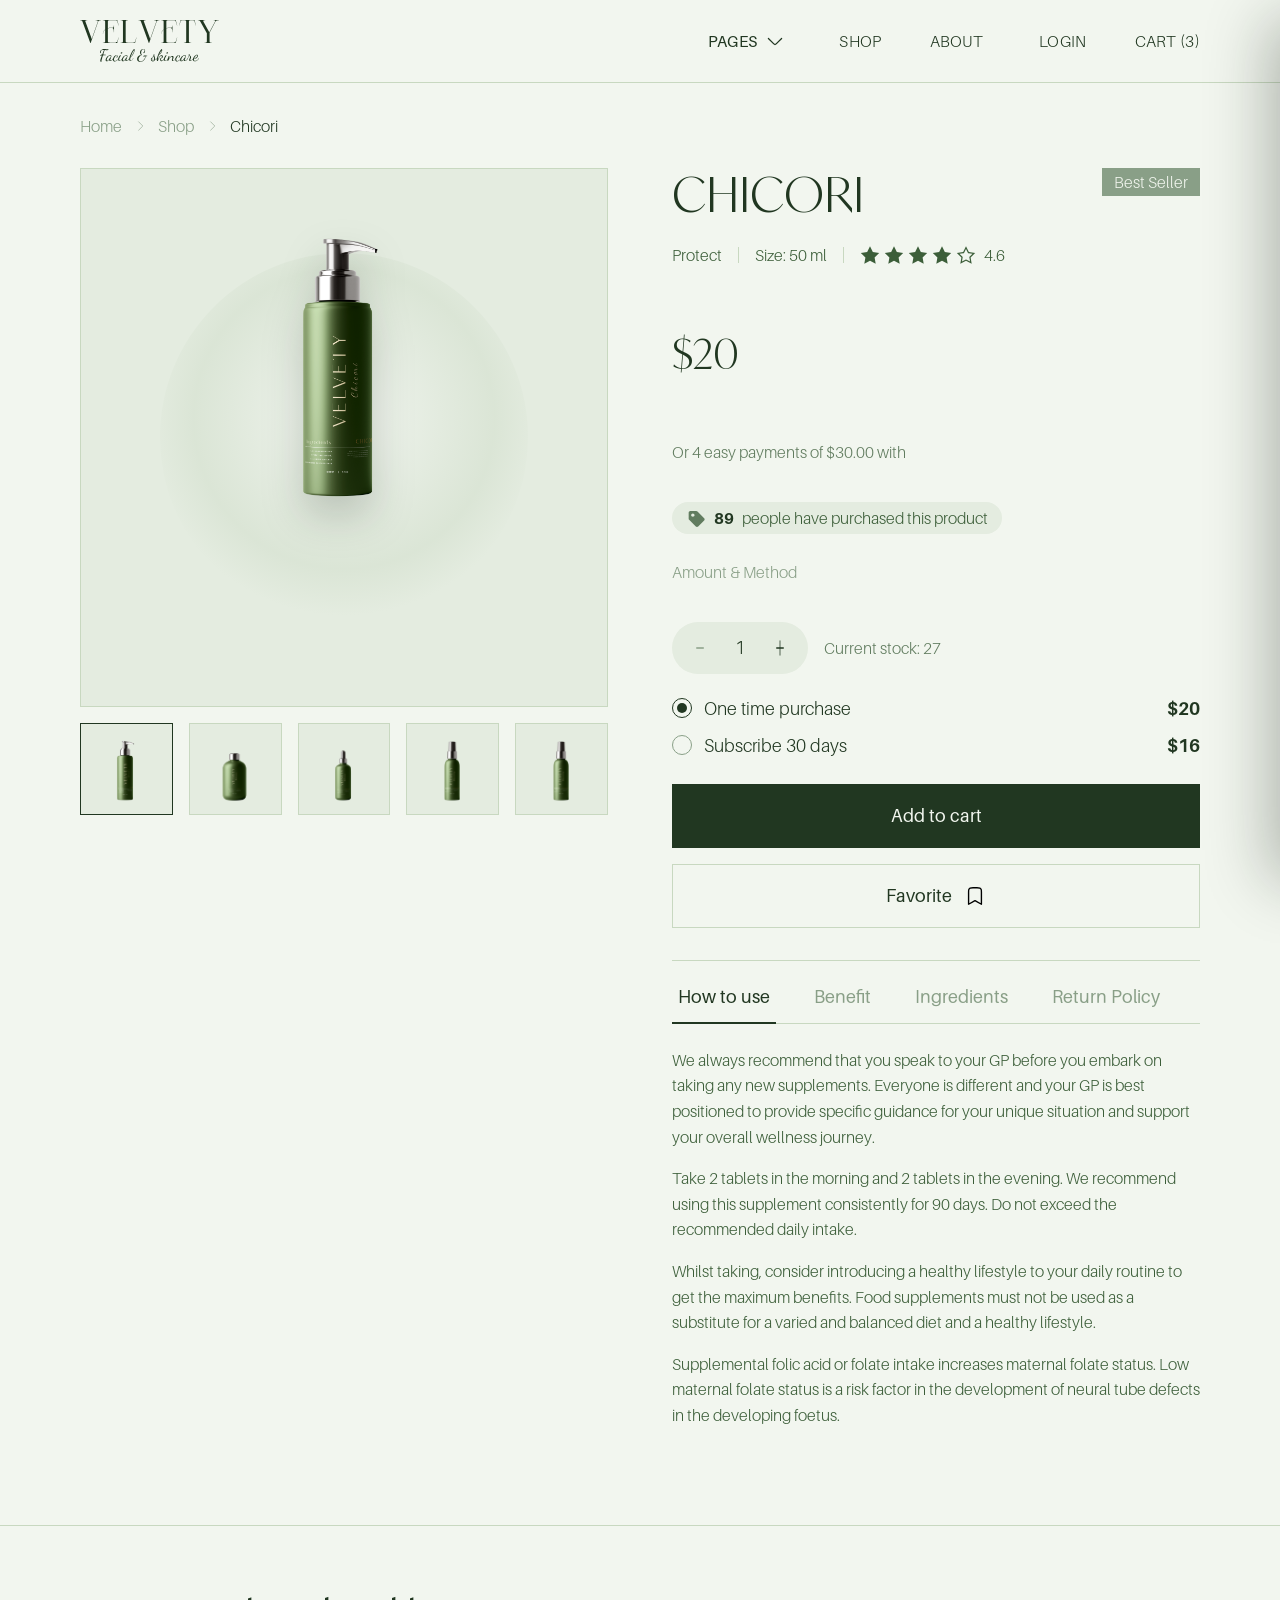
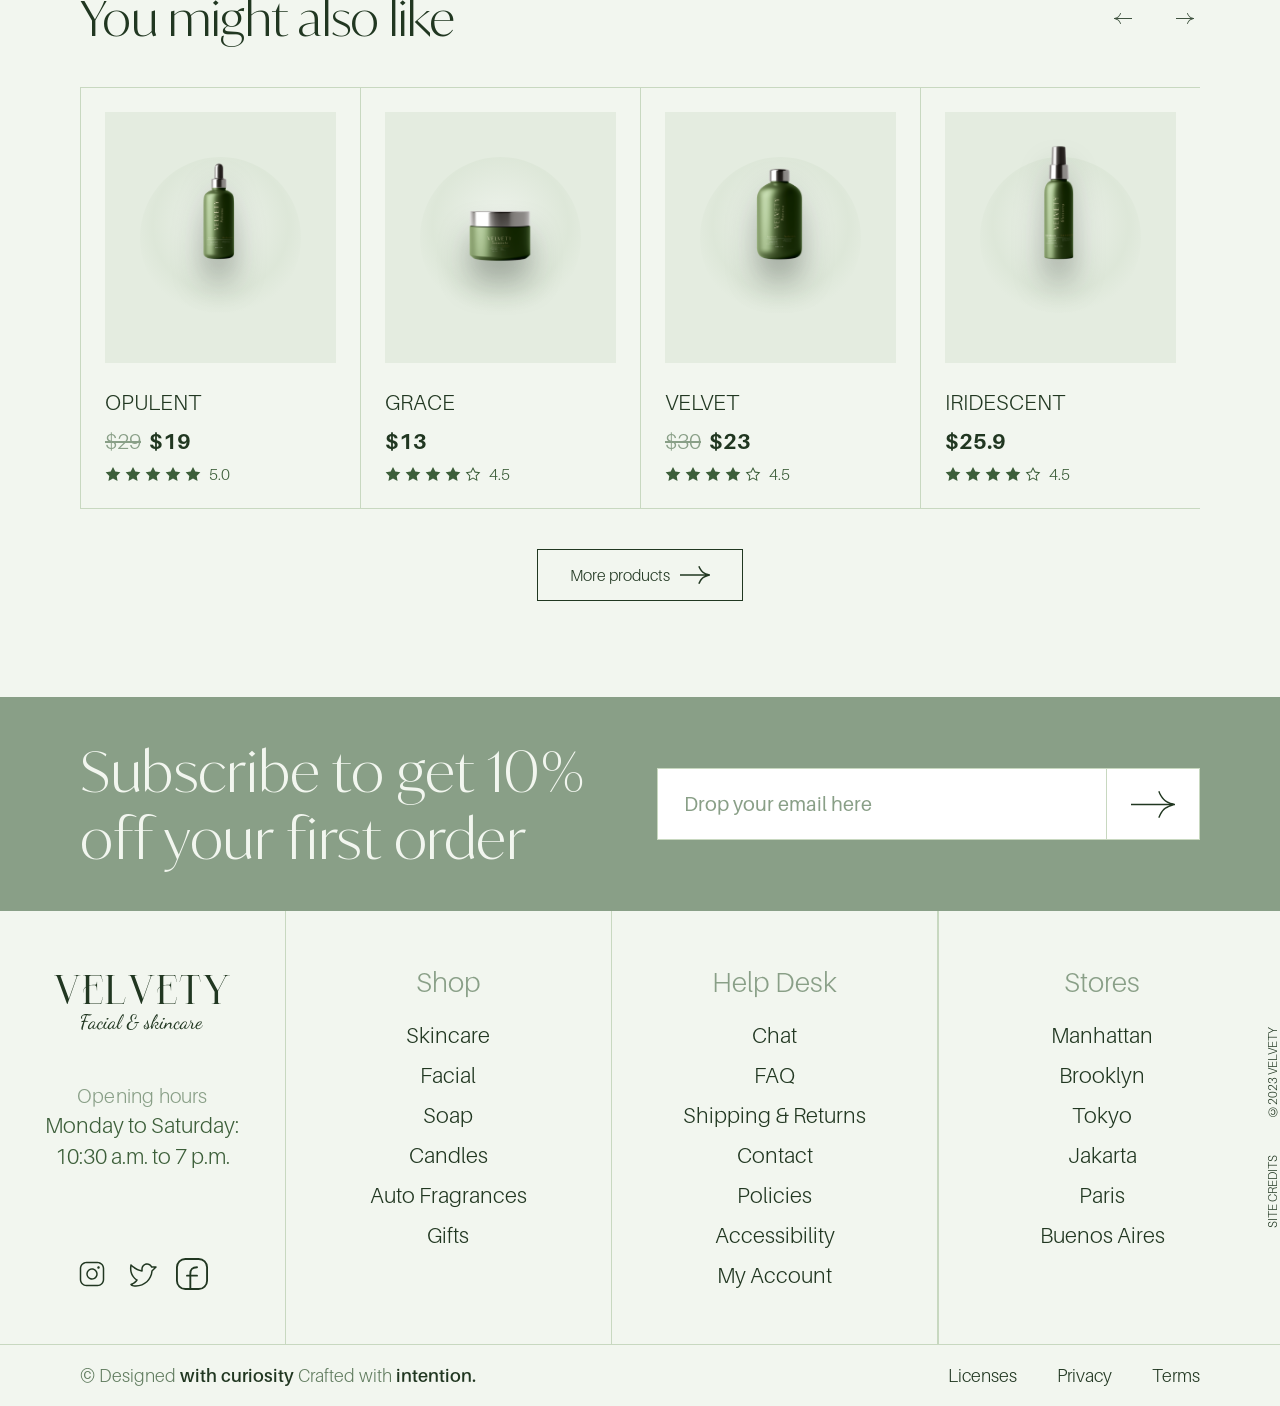
<file: detail.html>
<!DOCTYPE html>
<html lang="en">
<head>
<meta charset="UTF-8" />
<meta name="viewport" content="width=device-width, initial-scale=1.0" />
<link rel="icon" type="image/svg+xml" href="assets/favicon.svg" />
<title>VELVETY — Chicori</title>
<meta name="description" content="CHICORI by Velvety — natural &amp; certified organic facial and skincare. Best seller." />
<link rel="preconnect" href="https://fonts.googleapis.com" />
<link rel="preconnect" href="https://fonts.gstatic.com" crossorigin />
<link href="https://fonts.googleapis.com/css2?family=Cormorant+Garamond:ital,wght@0,300;0,400;0,500;1,400&display=swap" rel="stylesheet" />
<link rel="stylesheet" href="css/styles.css" />
<link rel="stylesheet" href="css/about.css" />
<link rel="stylesheet" href="css/shop.css" />
<link rel="stylesheet" href="css/detail.css" />
</head>
<body>

<!-- ================= NAVBAR ================= -->
<header class="nav is-solid" id="nav">
  <div class="nav__inner">
    <a class="nav__logo" href="index.html" aria-label="Velvety home">
      <img src="assets/svg/velvety_logo_nav.svg" alt="Velvety" class="nav__logo-word" />
      <img src="assets/svg/facial_skincare_nav.svg" alt="Facial &amp; skincare" class="nav__logo-sub" />
    </a>
    <nav class="nav__menu" aria-label="Primary">
      <div class="nav__left">
        <button class="nav__link nav__pages" type="button">PAGES<img src="assets/svg/arrow_down.svg" alt="" class="nav__caret" /></button>
        <a class="nav__link" href="shop.html">SHOP</a>
        <a class="nav__link" href="about.html">ABOUT</a>
      </div>
      <div class="nav__right">
        <a class="nav__link" href="#">LOGIN</a>
        <a class="nav__link" href="#">CART (0)</a>
      </div>
    </nav>
    <button class="nav__burger" id="burger" aria-label="Menu" aria-expanded="false"><span></span><span></span><span></span></button>
  </div>
</header>

<main id="top">

<!-- ================= BREADCRUMB ================= -->
<nav class="crumb" aria-label="Breadcrumb">
  <a href="index.html">Home</a>
  <span class="sep"><img src="assets/svg/ic_chevron.svg" alt=""></span>
  <a href="shop.html">Shop</a>
  <span class="sep"><img src="assets/svg/ic_chevron.svg" alt=""></span>
  <span class="current">Chicori</span>
</nav>

<!-- ================= PRODUCT DETAIL ================= -->
<section class="pd">
  <!-- Gallery -->
  <div class="pd__gallery reveal">
    <div class="pd__main"><img id="pdMain" src="assets/img/bottle_chicori.png" alt="Chicori"></div>
    <div class="pd__thumbs">
      <div class="pd__thumb is-active"><img src="assets/img/bottle_chicori.png" alt=""></div>
      <div class="pd__thumb"><img src="assets/img/bottle_notorious.png" alt=""></div>
      <div class="pd__thumb"><img src="assets/img/bottle_holocena.png" alt=""></div>
      <div class="pd__thumb"><img src="assets/img/hero_bottle.png" alt=""></div>
      <div class="pd__thumb"><img src="assets/img/explore_bottle.png" alt=""></div>
    </div>
  </div>

  <!-- Info -->
  <div class="pd__info reveal">
    <div class="pd__titlerow">
      <h1 class="pd__title">CHICORI</h1>
      <span class="pd__badge">Best Seller</span>
    </div>
    <div class="pd__meta">
      <span>Protect</span><span class="div"></span>
      <span>Size: 50 ml</span><span class="div"></span>
      <span class="rate"><span class="stars"><img src="assets/svg/star_full.svg"><img src="assets/svg/star_full.svg"><img src="assets/svg/star_full.svg"><img src="assets/svg/star_full.svg"><img src="assets/svg/star_half.svg"></span> 4.6</span>
    </div>

    <div class="pd__pricewrap">
      <p class="pd__price">$20</p>
      <p class="pd__installment">Or 4 easy payments of $30.00 with</p>
    </div>

    <span class="pd__purchased"><img src="assets/svg/ic_tag.svg" alt=""><b>89</b> people have purchased this product</span>

    <p class="pd__amount-label">Amount &amp; Method</p>
    <div class="pd__amount">
      <div class="stepper">
        <button id="qtyMinus" aria-label="Decrease"><img src="assets/svg/ic_minus.svg" alt=""></button>
        <span class="qty" id="qty">1</span>
        <button id="qtyPlus" aria-label="Increase"><img src="assets/svg/ic_plus2.svg" alt=""></button>
      </div>
      <span class="pd__stock">Current stock: 27</span>
    </div>

    <div class="pd__options">
      <label class="pd__opt is-active"><span class="left"><span class="radio"></span>One time purchase</span><span class="price">$20</span></label>
      <label class="pd__opt"><span class="left"><span class="radio"></span>Subscribe 30 days</span><span class="price">$16</span></label>
    </div>

    <div class="pd__actions">
      <button class="btn-cart">Add to cart</button>
      <button class="btn-fav">Favorite <img src="assets/svg/ic_bookmark.svg" alt=""></button>
    </div>

    <!-- Tabs -->
    <div class="pd__tabs">
      <div class="pd__tabnav">
        <button class="is-active" data-tab="use">How to use</button>
        <button data-tab="benefit">Benefit</button>
        <button data-tab="ingredients">Ingredients</button>
        <button data-tab="return">Return Policy</button>
      </div>
      <div class="pd__tabbody" id="tabUse">
        <p>We always recommend that you speak to your GP before you embark on taking any new supplements. Everyone is different and your GP is best positioned to provide specific guidance for your unique situation and support your overall wellness journey.</p>
        <p>Take 2 tablets in the morning and 2 tablets in the evening. We recommend using this supplement consistently for 90 days. Do not exceed the recommended daily intake.</p>
        <p>Whilst taking, consider introducing a healthy lifestyle to your daily routine to get the maximum benefits. Food supplements must not be used as a substitute for a varied and balanced diet and a healthy lifestyle.</p>
        <p>Supplemental folic acid or folate intake increases maternal folate status. Low maternal folate status is a risk factor in the development of neural tube defects in the developing foetus.</p>
      </div>
      <div class="pd__tabbody" id="tabBenefit" hidden>
        <p>Deeply nourishes and restores the skin barrier while calming visible redness. Formulated with cold-pressed botanicals to leave skin soft, supple and radiant.</p>
        <p>Lightweight, fast-absorbing and suitable for daily use on all skin types — protects against environmental stress throughout the day.</p>
      </div>
      <div class="pd__tabbody" id="tabIngredients" hidden>
        <p>100% natural, certified organic. Chicory root extract, aloe vera, jojoba oil, green tea, chamomile, vitamin E and essential minerals sourced from the plant, earth and mineral realms.</p>
        <p>Free from parabens, sulfates, synthetic fragrance and artificial colorants. Cruelty-free and vegan.</p>
      </div>
      <div class="pd__tabbody" id="tabReturn" hidden>
        <p>Not completely in love? Return unopened products within 30 days for a full refund. Opened items can be returned within 14 days if you're not satisfied.</p>
        <p>Shipping is on us for orders over $50. Contact our Help Desk to start a return — we're happy to help.</p>
      </div>
    </div>
  </div>
</section>

<!-- ================= YOU MIGHT ALSO LIKE ================= -->
<section class="pdrel">
  <div class="pdrel__head reveal">
    <h2>You might also like</h2>
    <div class="pdrel__nav"><button class="rel-prev"><img src="assets/svg/arrow_right.svg" alt="prev"></button><button class="rel-next"><img src="assets/svg/arrow_right.svg" alt="next"></button></div>
  </div>
  <div class="pdrel__track reveal">
    <article class="shop-card"><div class="shop-card__img"><img class="bottle" src="assets/img/bottle_holocena.png" alt="Opulent"></div><div class="shop-card__desc"><div class="shop-card__name"><h3>OPULENT</h3><div class="shop-card__price"><span class="old">$29</span><span class="now">$19</span></div></div><div class="shop-card__rating"><span class="stars"><img src="assets/svg/star_full.svg"><img src="assets/svg/star_full.svg"><img src="assets/svg/star_full.svg"><img src="assets/svg/star_full.svg"><img src="assets/svg/star_full.svg"></span><span class="rnum">5.0</span></div></div></article>
    <article class="shop-card"><div class="shop-card__img"><img class="bottle" src="assets/img/bottle_inamorata.png" alt="Grace"></div><div class="shop-card__desc"><div class="shop-card__name"><h3>GRACE</h3><div class="shop-card__price"><span class="now">$13</span></div></div><div class="shop-card__rating"><span class="stars"><img src="assets/svg/star_full.svg"><img src="assets/svg/star_full.svg"><img src="assets/svg/star_full.svg"><img src="assets/svg/star_full.svg"><img src="assets/svg/star_half.svg"></span><span class="rnum">4.5</span></div></div></article>
    <article class="shop-card"><div class="shop-card__img"><img class="bottle" src="assets/img/bottle_notorious.png" alt="Velvet"></div><div class="shop-card__desc"><div class="shop-card__name"><h3>VELVET</h3><div class="shop-card__price"><span class="old">$30</span><span class="now">$23</span></div></div><div class="shop-card__rating"><span class="stars"><img src="assets/svg/star_full.svg"><img src="assets/svg/star_full.svg"><img src="assets/svg/star_full.svg"><img src="assets/svg/star_full.svg"><img src="assets/svg/star_half.svg"></span><span class="rnum">4.5</span></div></div></article>
    <article class="shop-card"><div class="shop-card__img"><img class="bottle" src="assets/img/hero_bottle.png" alt="Iridescent"></div><div class="shop-card__desc"><div class="shop-card__name"><h3>IRIDESCENT</h3><div class="shop-card__price"><span class="now">$25.9</span></div></div><div class="shop-card__rating"><span class="stars"><img src="assets/svg/star_full.svg"><img src="assets/svg/star_full.svg"><img src="assets/svg/star_full.svg"><img src="assets/svg/star_full.svg"><img src="assets/svg/star_half.svg"></span><span class="rnum">4.5</span></div></div></article>
    <article class="shop-card"><div class="shop-card__img"><img class="bottle" src="assets/img/bottle_lightcool.png" alt="Silken"></div><div class="shop-card__desc"><div class="shop-card__name"><h3>SILKEN</h3><div class="shop-card__price"><span class="now">$17.5</span></div></div><div class="shop-card__rating"><span class="stars"><img src="assets/svg/star_full.svg"><img src="assets/svg/star_full.svg"><img src="assets/svg/star_full.svg"><img src="assets/svg/star_full.svg"><img src="assets/svg/star_full.svg"></span><span class="rnum">4.8</span></div></div></article>
    <article class="shop-card"><div class="shop-card__img"><img class="bottle" src="assets/img/bottle_chicori.png" alt="Harmony"></div><div class="shop-card__desc"><div class="shop-card__name"><h3>HARMONY</h3><div class="shop-card__price"><span class="now">$32</span></div></div><div class="shop-card__rating"><span class="stars"><img src="assets/svg/star_full.svg"><img src="assets/svg/star_full.svg"><img src="assets/svg/star_full.svg"><img src="assets/svg/star_full.svg"><img src="assets/svg/star_full.svg"></span><span class="rnum">5.0</span></div></div></article>
    <article class="shop-card"><div class="shop-card__img"><img class="bottle" src="assets/img/bottle_inamorata.png" alt="Cocoon"></div><div class="shop-card__desc"><div class="shop-card__name"><h3>COCOON</h3><div class="shop-card__price"><span class="now">$23</span></div></div><div class="shop-card__rating"><span class="stars"><img src="assets/svg/star_full.svg"><img src="assets/svg/star_full.svg"><img src="assets/svg/star_full.svg"><img src="assets/svg/star_full.svg"><img src="assets/svg/star_full.svg"></span><span class="rnum">5.0</span></div></div></article>
    <article class="shop-card"><div class="shop-card__img"><img class="bottle" src="assets/img/bottle_holocena.png" alt="Vivid"></div><div class="shop-card__desc"><div class="shop-card__name"><h3>VIVID</h3><div class="shop-card__price"><span class="now">$24.9</span></div></div><div class="shop-card__rating"><span class="stars"><img src="assets/svg/star_full.svg"><img src="assets/svg/star_full.svg"><img src="assets/svg/star_full.svg"><img src="assets/svg/star_full.svg"><img src="assets/svg/star_half.svg"></span><span class="rnum">4.6</span></div></div></article>
  </div>
  <a href="shop.html" class="btn-outline pdrel__more"><span>More products</span><img src="assets/svg/arrow_right.svg" alt=""></a>
</section>

<!-- ================= SUBSCRIBE ================= -->
<section class="subscribe reveal">
  <h2 class="subscribe__title">Subscribe to get 10% off your first order</h2>
  <form class="subscribe__form" onsubmit="return false">
    <div class="subscribe__input"><input type="email" placeholder="Drop your email here" aria-label="Email" /></div>
    <button class="subscribe__btn" aria-label="Subscribe"><img src="assets/svg/arrow_big.svg" alt="" /></button>
  </form>
</section>

</main>

<!-- ================= FOOTER ================= -->
<footer class="footer">
  <div class="footer__cols">
    <div class="footer__brand">
      <div class="footer__logo"><img src="assets/svg/velvety_logo_footer.svg" alt="Velvety" class="footer__logo-word" /><img src="assets/svg/facial_skincare_footer.svg" alt="Facial &amp; skincare" class="footer__logo-sub" /></div>
      <div class="footer__hours"><p class="muted">Opening hours</p><p class="dark">Monday to Saturday: 10:30 a.m. to 7 p.m.</p></div>
      <div class="footer__social"><a href="#" aria-label="Instagram"><img src="assets/svg/ic_instagram.svg" alt=""></a><a href="#" aria-label="Twitter"><img src="assets/svg/ic_twitter.svg" alt=""></a><a href="#" aria-label="Facebook"><img src="assets/svg/ic_facebook.svg" alt=""></a></div>
    </div>
    <div class="footer__menu footer__menu--l"><p class="footer__h">Shop</p><ul><li>Skincare</li><li>Facial</li><li>Soap</li><li>Candles</li><li>Auto Fragrances</li><li>Gifts</li></ul></div>
    <div class="footer__menu"><p class="footer__h">Help Desk</p><ul><li>Chat</li><li>FAQ</li><li>Shipping &amp; Returns</li><li>Contact</li><li>Policies</li><li>Accessibility</li><li>My Account</li></ul></div>
    <div class="footer__menu footer__menu--l"><p class="footer__h">Stores</p><ul><li>Manhattan</li><li>Brooklyn</li><li>Tokyo</li><li>Jakarta</li><li>Paris</li><li>Buenos Aires</li></ul></div>
    <div class="footer__credits"><span>SITE CREDITS</span><span>©2023 VELVETY</span></div>
  </div>
  <div class="footer__bar">
    <p>© Designed <b>with curiosity</b> Crafted with <b>intention.</b></p>
    <div class="footer__legal"><span>Licenses</span><span>Privacy</span><span>Terms</span></div>
  </div>
</footer>

<script src="js/script.js"></script>
<script src="js/ui.js"></script>
<script src="js/detail.js"></script>
</body>
</html>
</file>
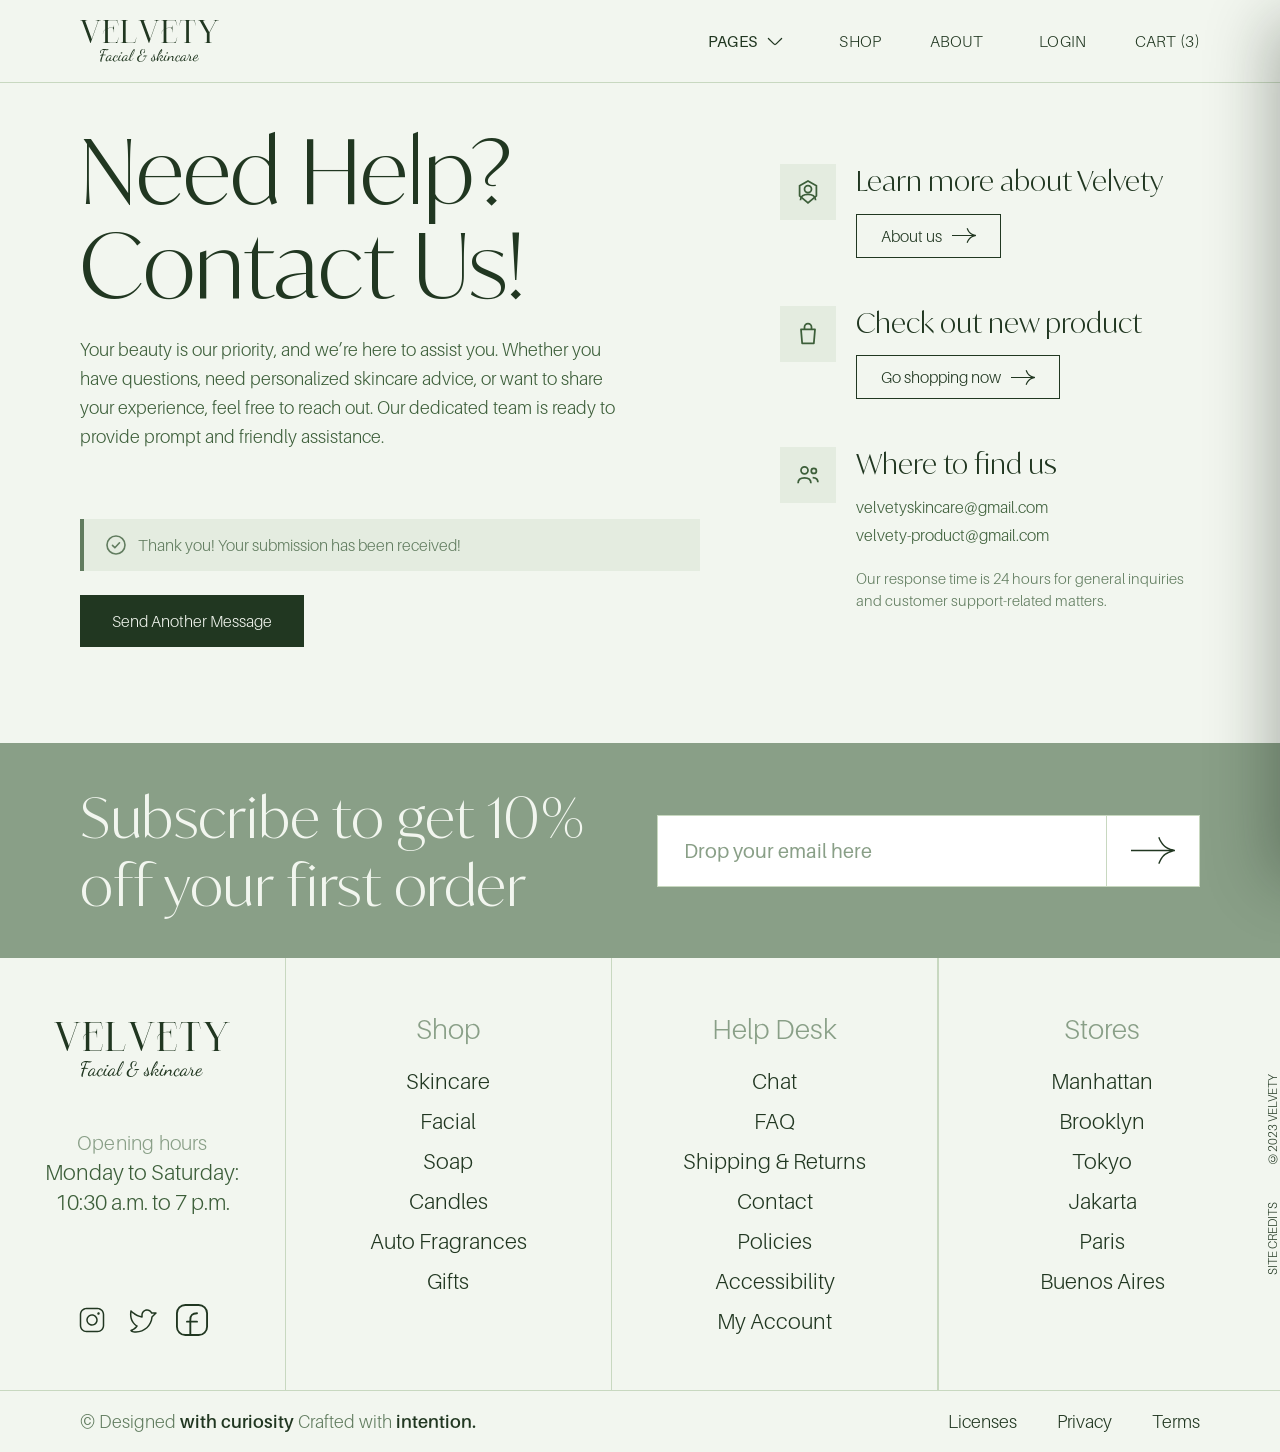
<file: message-sent.html>
<!DOCTYPE html>
<html lang="en">
<head>
<meta charset="UTF-8" />
<meta name="viewport" content="width=device-width, initial-scale=1.0" />
<link rel="icon" type="image/svg+xml" href="assets/favicon.svg" />
<title>VELVETY — Message Sent</title>
<meta name="description" content="Thank you! Your message has been received — Velvety facial &amp; skincare." />
<link rel="preconnect" href="https://fonts.googleapis.com" />
<link rel="preconnect" href="https://fonts.gstatic.com" crossorigin />
<link href="https://fonts.googleapis.com/css2?family=Cormorant+Garamond:ital,wght@0,300;0,400;0,500;1,400&display=swap" rel="stylesheet" />
<link rel="stylesheet" href="css/styles.css" />
<link rel="stylesheet" href="css/checkout.css" />
<link rel="stylesheet" href="css/contact.css" />
</head>
<body>

<header class="nav is-solid" id="nav">
  <div class="nav__inner">
    <a class="nav__logo" href="index.html" aria-label="Velvety home">
      <img src="assets/svg/velvety_logo_nav.svg" alt="Velvety" class="nav__logo-word" />
      <img src="assets/svg/facial_skincare_nav.svg" alt="Facial &amp; skincare" class="nav__logo-sub" />
    </a>
    <nav class="nav__menu" aria-label="Primary">
      <div class="nav__left">
        <button class="nav__link nav__pages" type="button">PAGES<img src="assets/svg/arrow_down.svg" alt="" class="nav__caret" /></button>
        <a class="nav__link" href="shop.html">SHOP</a>
        <a class="nav__link" href="about.html">ABOUT</a>
      </div>
      <div class="nav__right">
        <a class="nav__link" href="#">LOGIN</a>
        <a class="nav__link" href="#">CART (0)</a>
      </div>
    </nav>
    <button class="nav__burger" id="burger" aria-label="Menu" aria-expanded="false"><span></span><span></span><span></span></button>
  </div>
</header>

<main id="top">
<section class="contact">
  <!-- Left: success -->
  <div class="contact__main contact__main--success">
    <div class="contact__head">
      <h1>Need Help?<br>Contact Us!</h1>
      <p class="contact__intro">Your beauty is our priority, and we’re here to assist you. Whether you have questions, need personalized skincare advice, or want to share your experience, feel free to reach out. Our dedicated team is ready to provide prompt and friendly assistance.</p>
    </div>
    <div class="contact__success" role="status">
      <svg viewBox="0 0 24 24"><circle cx="12" cy="12" r="9"/><path d="M8.5 12.4l2.4 2.4 4.6-5" stroke-linecap="round" stroke-linejoin="round"/></svg>
      Thank you! Your submission has been received!
    </div>
    <a href="contact.html" class="contact__again">Send Another Message</a>
  </div>

  <!-- Right: info -->
  <aside class="contact__info">
    <div class="info-block">
      <span class="info-block__icon"><svg viewBox="0 0 24 24"><circle cx="12" cy="9.5" r="3"/><path d="M5.5 19c0-3.3 2.9-5 6.5-5s6.5 1.7 6.5 5"/><path d="M12 2.6l7.2 4.1v8.6L12 21.4 4.8 15.3V6.7z"/></svg></span>
      <div class="info-block__body">
        <h3>Learn more about Velvety</h3>
        <a href="about.html" class="btn-outline"><span>About us</span><img src="assets/svg/arrow_right.svg" alt=""></a>
      </div>
    </div>
    <div class="info-block">
      <span class="info-block__icon"><svg viewBox="0 0 24 24"><path d="M6 8h12l-1 12H7L6 8z" stroke-linejoin="round"/><path d="M9 8V6a3 3 0 0 1 6 0v2"/></svg></span>
      <div class="info-block__body">
        <h3>Check out new product</h3>
        <a href="shop.html" class="btn-outline"><span>Go shopping now</span><img src="assets/svg/arrow_right.svg" alt=""></a>
      </div>
    </div>
    <div class="info-block">
      <span class="info-block__icon"><svg viewBox="0 0 24 24"><circle cx="9" cy="8" r="3"/><path d="M3.5 19c0-3 2.5-4.5 5.5-4.5s5.5 1.5 5.5 4.5"/><circle cx="17" cy="8.5" r="2.2"/><path d="M16 14.2c2.6.1 4.5 1.6 4.5 4"/></svg></span>
      <div class="info-block__body">
        <h3>Where to find us</h3>
        <div class="info-block__links">
          <a href="mailto:velvetyskincare@gmail.com">velvetyskincare@gmail.com</a>
          <a href="mailto:velvety-product@gmail.com">velvety-product@gmail.com</a>
        </div>
        <p class="info-block__note">Our response time is 24 hours for general inquiries and customer support-related matters.</p>
      </div>
    </div>
  </aside>
</section>

<section class="subscribe reveal">
  <h2 class="subscribe__title">Subscribe to get 10% off your first order</h2>
  <form class="subscribe__form" onsubmit="return false"><div class="subscribe__input"><input type="email" placeholder="Drop your email here" aria-label="Email" /></div><button class="subscribe__btn" aria-label="Subscribe"><img src="assets/svg/arrow_big.svg" alt="" /></button></form>
</section>
</main>

<footer class="footer">
  <div class="footer__cols">
    <div class="footer__brand">
      <div class="footer__logo"><img src="assets/svg/velvety_logo_footer.svg" alt="Velvety" class="footer__logo-word" /><img src="assets/svg/facial_skincare_footer.svg" alt="Facial &amp; skincare" class="footer__logo-sub" /></div>
      <div class="footer__hours"><p class="muted">Opening hours</p><p class="dark">Monday to Saturday: 10:30 a.m. to 7 p.m.</p></div>
      <div class="footer__social"><a href="#" aria-label="Instagram"><img src="assets/svg/ic_instagram.svg" alt=""></a><a href="#" aria-label="Twitter"><img src="assets/svg/ic_twitter.svg" alt=""></a><a href="#" aria-label="Facebook"><img src="assets/svg/ic_facebook.svg" alt=""></a></div>
    </div>
    <div class="footer__menu footer__menu--l"><p class="footer__h">Shop</p><ul><li>Skincare</li><li>Facial</li><li>Soap</li><li>Candles</li><li>Auto Fragrances</li><li>Gifts</li></ul></div>
    <div class="footer__menu"><p class="footer__h">Help Desk</p><ul><li>Chat</li><li>FAQ</li><li>Shipping &amp; Returns</li><li>Contact</li><li>Policies</li><li>Accessibility</li><li>My Account</li></ul></div>
    <div class="footer__menu footer__menu--l"><p class="footer__h">Stores</p><ul><li>Manhattan</li><li>Brooklyn</li><li>Tokyo</li><li>Jakarta</li><li>Paris</li><li>Buenos Aires</li></ul></div>
    <div class="footer__credits"><span>SITE CREDITS</span><span>©2023 VELVETY</span></div>
  </div>
  <div class="footer__bar"><p>© Designed <b>with curiosity</b> Crafted with <b>intention.</b></p><div class="footer__legal"><span>Licenses</span><span>Privacy</span><span>Terms</span></div></div>
</footer>

<script src="js/script.js"></script>
<script src="js/ui.js"></script>
</body>
</html>
</file>
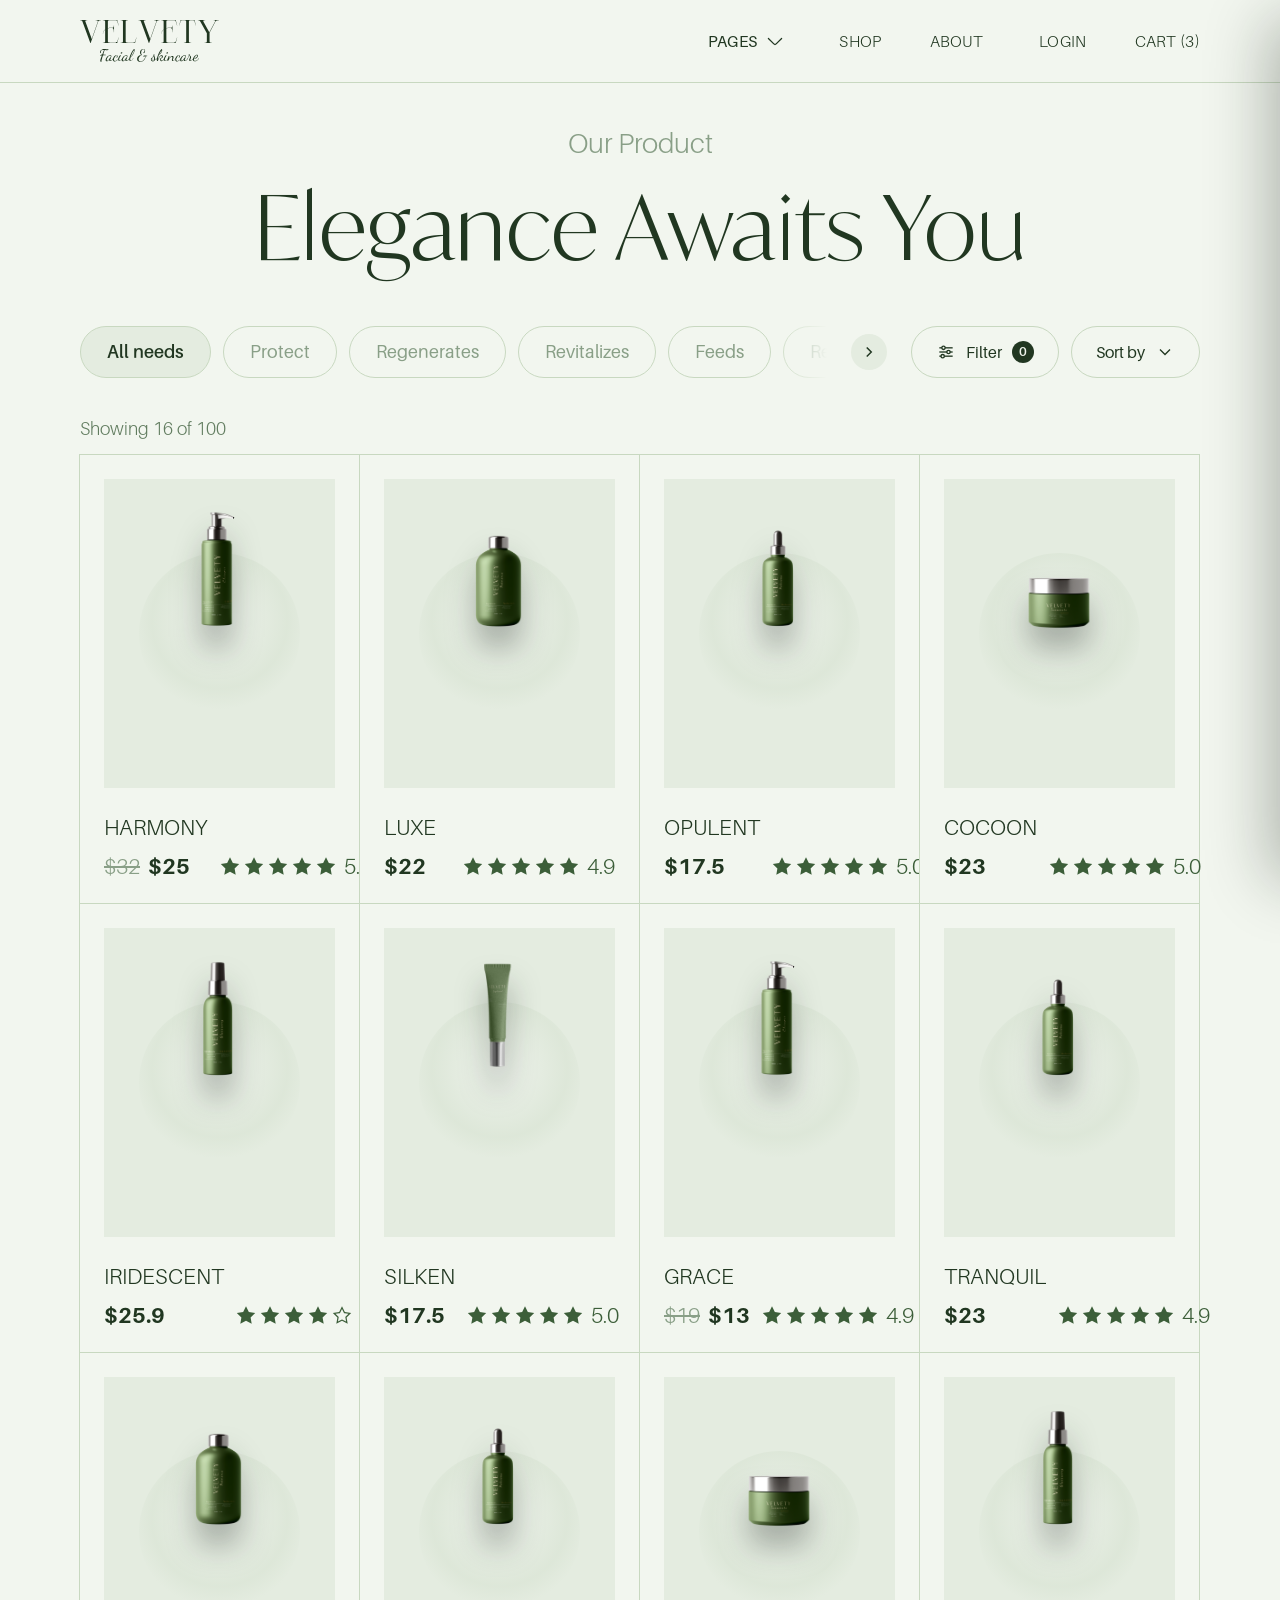
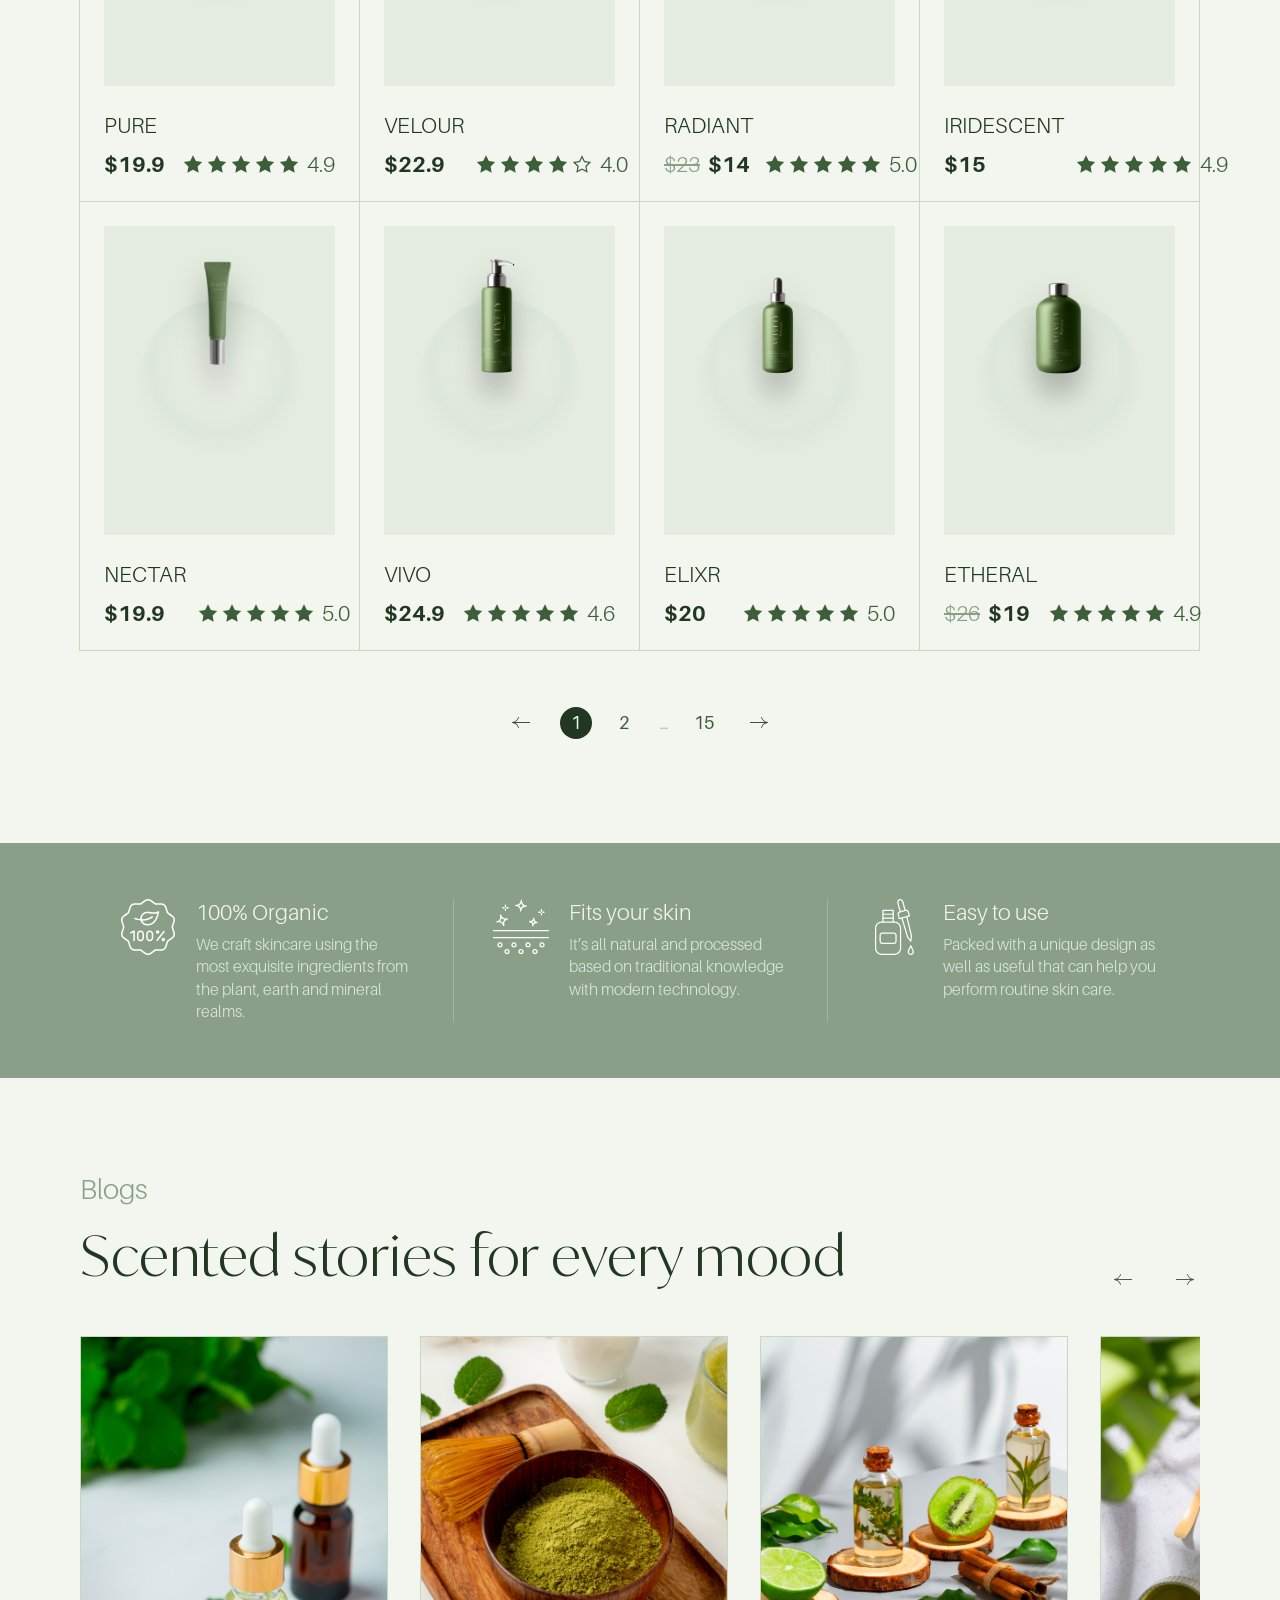
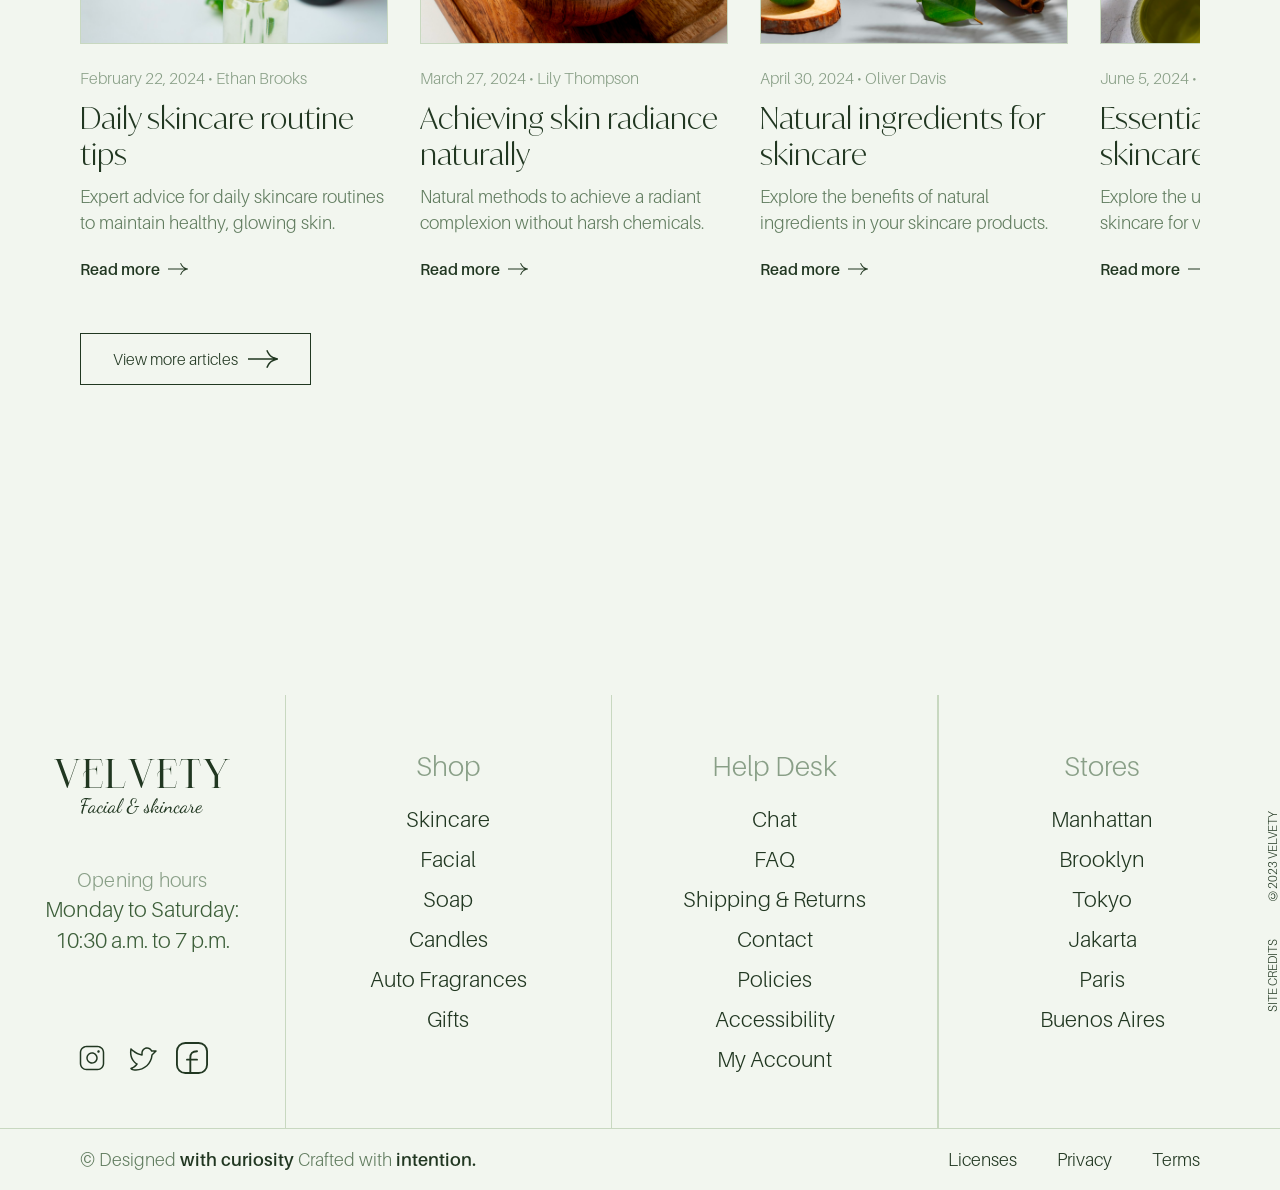
<file: shop.html>
<!DOCTYPE html>
<html lang="en">
<head>
<meta charset="UTF-8" />
<meta name="viewport" content="width=device-width, initial-scale=1.0" />
<link rel="icon" type="image/svg+xml" href="assets/favicon.svg" />
<title>VELVETY — Shop</title>
<meta name="description" content="Our Product — Elegance awaits you. Shop Velvety facial &amp; skincare, natural and certified organic." />
<link rel="preconnect" href="https://fonts.googleapis.com" />
<link rel="preconnect" href="https://fonts.gstatic.com" crossorigin />
<link href="https://fonts.googleapis.com/css2?family=Cormorant+Garamond:ital,wght@0,300;0,400;0,500;1,400&display=swap" rel="stylesheet" />
<link rel="stylesheet" href="css/styles.css" />
<link rel="stylesheet" href="css/about.css" />
<link rel="stylesheet" href="css/shop.css" />
</head>
<body>

<!-- ================= NAVBAR ================= -->
<header class="nav is-solid" id="nav">
  <div class="nav__inner">
    <a class="nav__logo" href="index.html" aria-label="Velvety home">
      <img src="assets/svg/velvety_logo_nav.svg" alt="Velvety" class="nav__logo-word" />
      <img src="assets/svg/facial_skincare_nav.svg" alt="Facial &amp; skincare" class="nav__logo-sub" />
    </a>
    <nav class="nav__menu" aria-label="Primary">
      <div class="nav__left">
        <button class="nav__link nav__pages" type="button">PAGES<img src="assets/svg/arrow_down.svg" alt="" class="nav__caret" /></button>
        <a class="nav__link" href="shop.html">SHOP</a>
        <a class="nav__link" href="about.html">ABOUT</a>
      </div>
      <div class="nav__right">
        <a class="nav__link" href="#">LOGIN</a>
        <a class="nav__link" href="#">CART (0)</a>
      </div>
    </nav>
    <button class="nav__burger" id="burger" aria-label="Menu" aria-expanded="false"><span></span><span></span><span></span></button>
  </div>
</header>

<main id="top">

<!-- ================= SHOP HERO ================= -->
<section class="shop-hero">
  <div class="shop-hero__head reveal">
    <p class="eyebrow">Our Product</p>
    <h1 class="shop-hero__title">Elegance Awaits You</h1>
  </div>

  <!-- Filter bar -->
  <div class="filterbar reveal">
    <button class="tabs-scroll tabs-scroll--prev" id="tabsScrollPrev" aria-label="Scroll categories left" hidden>
      <svg viewBox="0 0 24 24"><polyline points="15 6 9 12 15 18"/></svg>
    </button>
    <div class="filter-tabs" id="filterTabs">
      <button class="pill is-active">All needs</button>
      <button class="pill">Protect</button>
      <button class="pill">Regenerates</button>
      <button class="pill">Revitalizes</button>
      <button class="pill">Feeds</button>
      <button class="pill">Regulates</button>
      <button class="pill">Purifies</button>
      <button class="pill">Makeup Removal</button>
      <button class="pill">Exfoliate</button>
      <button class="pill">Antioxidant</button>
      <button class="pill">Soothes</button>
      <button class="pill">Smoothes skin texture</button>
      <button class="pill">Tones</button>
      <button class="pill">Anti-waste</button>
      <button class="pill">Hydrate</button>
      <button class="pill">Strengthens</button>
    </div>
    <button class="tabs-scroll" id="tabsScroll" aria-label="Scroll categories">
      <svg viewBox="0 0 24 24"><polyline points="9 6 15 12 9 18"/></svg>
    </button>
    <div class="filter-actions">
      <div class="filter-dd" data-dd="filter">
        <button class="filter-btn" type="button" aria-haspopup="true" aria-expanded="false">
          <svg viewBox="0 0 24 24"><line x1="4" y1="7" x2="20" y2="7"/><line x1="4" y1="12" x2="20" y2="12"/><line x1="4" y1="17" x2="20" y2="17"/><circle cx="9" cy="7" r="2" fill="var(--c0)"/><circle cx="15" cy="12" r="2" fill="var(--c0)"/><circle cx="8" cy="17" r="2" fill="var(--c0)"/></svg>
          Filter
          <span class="fm-badge" hidden>0</span>
        </button>
        <div class="filter-menu filter-menu--wide" role="menu">
          <div class="fm-group">
            <p class="fm-title">Availability</p>
            <label class="fm-check"><input type="checkbox">In stock</label>
            <label class="fm-check"><input type="checkbox">On sale</label>
          </div>
          <div class="fm-group">
            <p class="fm-title">Price</p>
            <label class="fm-check"><input type="checkbox">Under $20</label>
            <label class="fm-check"><input type="checkbox">$20 – $30</label>
            <label class="fm-check"><input type="checkbox">Over $30</label>
          </div>
          <div class="fm-group">
            <p class="fm-title">Rating</p>
            <label class="fm-check"><input type="checkbox">4.0 &amp; up</label>
            <label class="fm-check"><input type="checkbox">4.5 &amp; up</label>
          </div>
          <div class="fm-actions">
            <button class="fm-clear" type="button">Clear</button>
            <button class="fm-apply" type="button">Apply</button>
          </div>
        </div>
      </div>

      <div class="filter-dd" data-dd="sort">
        <button class="filter-btn" type="button" aria-haspopup="true" aria-expanded="false"><span class="sort-label">Sort by</span>
          <svg viewBox="0 0 24 24"><polyline points="6 9 12 15 18 9"/></svg>
        </button>
        <div class="filter-menu" role="menu">
          <button class="fm-opt is-active" role="menuitemradio">Featured</button>
          <button class="fm-opt" role="menuitemradio">Newest</button>
          <button class="fm-opt" role="menuitemradio">Price: Low to High</button>
          <button class="fm-opt" role="menuitemradio">Price: High to Low</button>
          <button class="fm-opt" role="menuitemradio">Top Rated</button>
        </div>
      </div>
    </div>
  </div>

  <p class="shop-count reveal">Showing 16 of 100</p>

  <!-- Product grid -->
  <div class="shop-grid reveal">
    <article class="shop-card"><div class="shop-card__img"><img class="bottle" src="assets/img/bottle_chicori.png" alt="Harmony"></div><div class="shop-card__desc"><div class="shop-card__name"><h3>HARMONY</h3><div class="shop-card__price"><span class="old">$32</span><span class="now">$25</span></div></div><div class="shop-card__rating"><span class="stars"><img src="assets/svg/star_full.svg"><img src="assets/svg/star_full.svg"><img src="assets/svg/star_full.svg"><img src="assets/svg/star_full.svg"><img src="assets/svg/star_full.svg"></span><span class="rnum">5.0</span></div></div></article>
    <article class="shop-card"><div class="shop-card__img"><img class="bottle" src="assets/img/bottle_notorious.png" alt="Luxe"></div><div class="shop-card__desc"><div class="shop-card__name"><h3>LUXE</h3><div class="shop-card__price"><span class="now">$22</span></div></div><div class="shop-card__rating"><span class="stars"><img src="assets/svg/star_full.svg"><img src="assets/svg/star_full.svg"><img src="assets/svg/star_full.svg"><img src="assets/svg/star_full.svg"><img src="assets/svg/star_full.svg"></span><span class="rnum">4.9</span></div></div></article>
    <article class="shop-card"><div class="shop-card__img"><img class="bottle" src="assets/img/bottle_holocena.png" alt="Opulent"></div><div class="shop-card__desc"><div class="shop-card__name"><h3>OPULENT</h3><div class="shop-card__price"><span class="now">$17.5</span></div></div><div class="shop-card__rating"><span class="stars"><img src="assets/svg/star_full.svg"><img src="assets/svg/star_full.svg"><img src="assets/svg/star_full.svg"><img src="assets/svg/star_full.svg"><img src="assets/svg/star_full.svg"></span><span class="rnum">5.0</span></div></div></article>
    <article class="shop-card"><div class="shop-card__img"><img class="bottle" src="assets/img/bottle_inamorata.png" alt="Cocoon"></div><div class="shop-card__desc"><div class="shop-card__name"><h3>COCOON</h3><div class="shop-card__price"><span class="now">$23</span></div></div><div class="shop-card__rating"><span class="stars"><img src="assets/svg/star_full.svg"><img src="assets/svg/star_full.svg"><img src="assets/svg/star_full.svg"><img src="assets/svg/star_full.svg"><img src="assets/svg/star_full.svg"></span><span class="rnum">5.0</span></div></div></article>

    <article class="shop-card"><div class="shop-card__img"><img class="bottle" src="assets/img/hero_bottle.png" alt="Iridescent"></div><div class="shop-card__desc"><div class="shop-card__name"><h3>IRIDESCENT</h3><div class="shop-card__price"><span class="now">$25.9</span></div></div><div class="shop-card__rating"><span class="stars"><img src="assets/svg/star_full.svg"><img src="assets/svg/star_full.svg"><img src="assets/svg/star_full.svg"><img src="assets/svg/star_full.svg"><img src="assets/svg/star_half.svg"></span><span class="rnum">4.0</span></div></div></article>
    <article class="shop-card"><div class="shop-card__img"><img class="bottle" src="assets/img/bottle_lightcool.png" alt="Silken"></div><div class="shop-card__desc"><div class="shop-card__name"><h3>SILKEN</h3><div class="shop-card__price"><span class="now">$17.5</span></div></div><div class="shop-card__rating"><span class="stars"><img src="assets/svg/star_full.svg"><img src="assets/svg/star_full.svg"><img src="assets/svg/star_full.svg"><img src="assets/svg/star_full.svg"><img src="assets/svg/star_full.svg"></span><span class="rnum">5.0</span></div></div></article>
    <article class="shop-card"><div class="shop-card__img"><img class="bottle" src="assets/img/bottle_chicori.png" alt="Grace"></div><div class="shop-card__desc"><div class="shop-card__name"><h3>GRACE</h3><div class="shop-card__price"><span class="old">$19</span><span class="now">$13</span></div></div><div class="shop-card__rating"><span class="stars"><img src="assets/svg/star_full.svg"><img src="assets/svg/star_full.svg"><img src="assets/svg/star_full.svg"><img src="assets/svg/star_full.svg"><img src="assets/svg/star_full.svg"></span><span class="rnum">4.9</span></div></div></article>
    <article class="shop-card"><div class="shop-card__img"><img class="bottle" src="assets/img/bottle_holocena.png" alt="Tranquil"></div><div class="shop-card__desc"><div class="shop-card__name"><h3>TRANQUIL</h3><div class="shop-card__price"><span class="now">$23</span></div></div><div class="shop-card__rating"><span class="stars"><img src="assets/svg/star_full.svg"><img src="assets/svg/star_full.svg"><img src="assets/svg/star_full.svg"><img src="assets/svg/star_full.svg"><img src="assets/svg/star_full.svg"></span><span class="rnum">4.9</span></div></div></article>

    <article class="shop-card"><div class="shop-card__img"><img class="bottle" src="assets/img/bottle_notorious.png" alt="Pure"></div><div class="shop-card__desc"><div class="shop-card__name"><h3>PURE</h3><div class="shop-card__price"><span class="now">$19.9</span></div></div><div class="shop-card__rating"><span class="stars"><img src="assets/svg/star_full.svg"><img src="assets/svg/star_full.svg"><img src="assets/svg/star_full.svg"><img src="assets/svg/star_full.svg"><img src="assets/svg/star_full.svg"></span><span class="rnum">4.9</span></div></div></article>
    <article class="shop-card"><div class="shop-card__img"><img class="bottle" src="assets/img/bottle_holocena.png" alt="Velour"></div><div class="shop-card__desc"><div class="shop-card__name"><h3>VELOUR</h3><div class="shop-card__price"><span class="now">$22.9</span></div></div><div class="shop-card__rating"><span class="stars"><img src="assets/svg/star_full.svg"><img src="assets/svg/star_full.svg"><img src="assets/svg/star_full.svg"><img src="assets/svg/star_full.svg"><img src="assets/svg/star_half.svg"></span><span class="rnum">4.0</span></div></div></article>
    <article class="shop-card"><div class="shop-card__img"><img class="bottle" src="assets/img/bottle_inamorata.png" alt="Radiant"></div><div class="shop-card__desc"><div class="shop-card__name"><h3>RADIANT</h3><div class="shop-card__price"><span class="old">$23</span><span class="now">$14</span></div></div><div class="shop-card__rating"><span class="stars"><img src="assets/svg/star_full.svg"><img src="assets/svg/star_full.svg"><img src="assets/svg/star_full.svg"><img src="assets/svg/star_full.svg"><img src="assets/svg/star_full.svg"></span><span class="rnum">5.0</span></div></div></article>
    <article class="shop-card"><div class="shop-card__img"><img class="bottle" src="assets/img/hero_bottle.png" alt="Iridescent"></div><div class="shop-card__desc"><div class="shop-card__name"><h3>IRIDESCENT</h3><div class="shop-card__price"><span class="now">$15</span></div></div><div class="shop-card__rating"><span class="stars"><img src="assets/svg/star_full.svg"><img src="assets/svg/star_full.svg"><img src="assets/svg/star_full.svg"><img src="assets/svg/star_full.svg"><img src="assets/svg/star_full.svg"></span><span class="rnum">4.9</span></div></div></article>

    <article class="shop-card"><div class="shop-card__img"><img class="bottle" src="assets/img/bottle_lightcool.png" alt="Nectar"></div><div class="shop-card__desc"><div class="shop-card__name"><h3>NECTAR</h3><div class="shop-card__price"><span class="now">$19.9</span></div></div><div class="shop-card__rating"><span class="stars"><img src="assets/svg/star_full.svg"><img src="assets/svg/star_full.svg"><img src="assets/svg/star_full.svg"><img src="assets/svg/star_full.svg"><img src="assets/svg/star_full.svg"></span><span class="rnum">5.0</span></div></div></article>
    <article class="shop-card"><div class="shop-card__img"><img class="bottle" src="assets/img/bottle_chicori.png" alt="Vivo"></div><div class="shop-card__desc"><div class="shop-card__name"><h3>VIVO</h3><div class="shop-card__price"><span class="now">$24.9</span></div></div><div class="shop-card__rating"><span class="stars"><img src="assets/svg/star_full.svg"><img src="assets/svg/star_full.svg"><img src="assets/svg/star_full.svg"><img src="assets/svg/star_full.svg"><img src="assets/svg/star_full.svg"></span><span class="rnum">4.6</span></div></div></article>
    <article class="shop-card"><div class="shop-card__img"><img class="bottle" src="assets/img/bottle_holocena.png" alt="Elixr"></div><div class="shop-card__desc"><div class="shop-card__name"><h3>ELIXR</h3><div class="shop-card__price"><span class="now">$20</span></div></div><div class="shop-card__rating"><span class="stars"><img src="assets/svg/star_full.svg"><img src="assets/svg/star_full.svg"><img src="assets/svg/star_full.svg"><img src="assets/svg/star_full.svg"><img src="assets/svg/star_full.svg"></span><span class="rnum">5.0</span></div></div></article>
    <article class="shop-card"><div class="shop-card__img"><img class="bottle" src="assets/img/bottle_notorious.png" alt="Etheral"></div><div class="shop-card__desc"><div class="shop-card__name"><h3>ETHERAL</h3><div class="shop-card__price"><span class="old">$26</span><span class="now">$19</span></div></div><div class="shop-card__rating"><span class="stars"><img src="assets/svg/star_full.svg"><img src="assets/svg/star_full.svg"><img src="assets/svg/star_full.svg"><img src="assets/svg/star_full.svg"><img src="assets/svg/star_full.svg"></span><span class="rnum">4.9</span></div></div></article>
  </div>

  <!-- Pagination -->
  <div class="pagination reveal">
    <button class="page-arrow prev" aria-label="Previous"><img src="assets/svg/arrow_right.svg" alt=""></button>
    <div class="pagination__nums">
      <button class="page-num is-active">1</button>
      <button class="page-num">2</button>
      <span class="page-dots">…</span>
      <button class="page-num">15</button>
    </div>
    <button class="page-arrow next" aria-label="Next"><img src="assets/svg/arrow_right.svg" alt=""></button>
  </div>
</section>

<!-- ================= VALUE BAR ================= -->
<section class="value reveal">
  <div class="value__col"><span class="value__icon"><img src="assets/svg/ic_organic.svg" alt=""></span><div><h4>100% Organic</h4><p>We craft skincare using the most exquisite ingredients from the plant, earth and mineral realms.</p></div></div>
  <div class="value__col"><span class="value__icon"><img src="assets/svg/ic_skin.svg" alt=""></span><div><h4>Fits your skin</h4><p>It’s all natural and processed based on traditional knowledge with modern technology.</p></div></div>
  <div class="value__col"><span class="value__icon"><img src="assets/svg/ic_serum.svg" alt=""></span><div><h4>Easy to use</h4><p>Packed with a unique design as well as useful that can help you perform routine skin care.</p></div></div>
</section>

<!-- ================= BLOGS ================= -->
<section class="blogs">
  <div class="blogs__head reveal">
    <div><p class="eyebrow">Blogs</p><h2 class="h2" style="margin-top:16px">Scented stories for every mood</h2></div>
    <div class="blogs__nav"><button class="bl-prev"><img src="assets/svg/arrow_right.svg" alt="prev"></button><button class="bl-next"><img src="assets/svg/arrow_right.svg" alt="next"></button></div>
  </div>
  <div class="blogs__track reveal">
    <article class="bcard"><div class="bcard__img"><img src="assets/img/blog1.png" alt=""></div><div class="bcard__meta"><p class="bcard__date">February 22, 2024 • Ethan Brooks</p><h3 class="bcard__title">Daily skincare routine tips</h3><p class="bcard__desc">Expert advice for daily skincare routines to maintain healthy, glowing skin.</p></div><a href="#" class="btn-text">Read more <img src="assets/svg/arrow_right.svg" alt=""></a></article>
    <article class="bcard"><div class="bcard__img"><img src="assets/img/blog2.png" alt=""></div><div class="bcard__meta"><p class="bcard__date">March 27, 2024 • Lily Thompson</p><h3 class="bcard__title">Achieving skin radiance naturally</h3><p class="bcard__desc">Natural methods to achieve a radiant complexion without harsh chemicals.</p></div><a href="#" class="btn-text">Read more <img src="assets/svg/arrow_right.svg" alt=""></a></article>
    <article class="bcard"><div class="bcard__img"><img src="assets/img/blog3.png" alt=""></div><div class="bcard__meta"><p class="bcard__date">April 30, 2024 • Oliver Davis</p><h3 class="bcard__title">Natural ingredients for skincare</h3><p class="bcard__desc">Explore the benefits of natural ingredients in your skincare products.</p></div><a href="#" class="btn-text">Read more <img src="assets/svg/arrow_right.svg" alt=""></a></article>
    <article class="bcard"><div class="bcard__img"><img src="assets/img/blog4.png" alt=""></div><div class="bcard__meta"><p class="bcard__date">June 5, 2024 • Ava Bennett</p><h3 class="bcard__title">Essential oils for skincare</h3><p class="bcard__desc">Explore the use of essential oils in skincare for various benefits.</p></div><a href="#" class="btn-text">Read more <img src="assets/svg/arrow_right.svg" alt=""></a></article>
    <article class="bcard"><div class="bcard__img"><img src="assets/img/blog5.png" alt=""></div><div class="bcard__meta"><p class="bcard__date">October 25, 2024 • Sofia Adams</p><h3 class="bcard__title">Anti-Aging Secrets Revealed</h3><p class="bcard__desc">Unlock the fountain of youth with proven anti-aging tips and skincare secrets to keep your complexion timeless.</p></div><a href="#" class="btn-text">Read more <img src="assets/svg/arrow_right.svg" alt=""></a></article>
    <article class="bcard"><div class="bcard__img"><img src="assets/img/blog6.png" alt=""></div><div class="bcard__meta"><p class="bcard__date">November 30, 2024 • Caleb Johnson</p><h3 class="bcard__title">The Power of Transparent Skincare</h3><p class="bcard__desc">Dive into the world of transparent skincare, demystifying ingredients and practices for a crystal-clear complexion.</p></div><a href="#" class="btn-text">Read more <img src="assets/svg/arrow_right.svg" alt=""></a></article>
    <article class="bcard"><div class="bcard__img"><img src="assets/img/blog7.png" alt=""></div><div class="bcard__meta"><p class="bcard__date">January 4, 2025 • Emma White</p><h3 class="bcard__title">Cold-Weather Skincare Tips</h3><p class="bcard__desc">Explore the use of essential oils in skincare for various benefits.</p></div><a href="#" class="btn-text">Read more <img src="assets/svg/arrow_right.svg" alt=""></a></article>
    <article class="bcard"><div class="bcard__img"><img src="assets/img/blog8.png" alt=""></div><div class="bcard__meta"><p class="bcard__date">February 8, 2025 • Noah Turner</p><h3 class="bcard__title">New Year, New Skincare Routine</h3><p class="bcard__desc">Fresh routines and rituals to refresh your skin and your mindset for the year ahead.</p></div><a href="#" class="btn-text">Read more <img src="assets/svg/arrow_right.svg" alt=""></a></article>
  </div>
  <a href="#" class="btn-outline blogs__more"><span>View more articles</span><img src="assets/svg/arrow_right.svg" alt=""></a>
</section>

<!-- ================= SUBSCRIBE ================= -->
<section class="subscribe reveal">
  <h2 class="subscribe__title">Subscribe to get 10% off your first order</h2>
  <form class="subscribe__form" onsubmit="return false">
    <div class="subscribe__input"><input type="email" placeholder="Drop your email here" aria-label="Email" /></div>
    <button class="subscribe__btn" aria-label="Subscribe"><img src="assets/svg/arrow_big.svg" alt="" /></button>
  </form>
</section>

</main>

<!-- ================= FOOTER ================= -->
<footer class="footer">
  <div class="footer__cols">
    <div class="footer__brand">
      <div class="footer__logo"><img src="assets/svg/velvety_logo_footer.svg" alt="Velvety" class="footer__logo-word" /><img src="assets/svg/facial_skincare_footer.svg" alt="Facial &amp; skincare" class="footer__logo-sub" /></div>
      <div class="footer__hours"><p class="muted">Opening hours</p><p class="dark">Monday to Saturday: 10:30 a.m. to 7 p.m.</p></div>
      <div class="footer__social"><a href="#" aria-label="Instagram"><img src="assets/svg/ic_instagram.svg" alt=""></a><a href="#" aria-label="Twitter"><img src="assets/svg/ic_twitter.svg" alt=""></a><a href="#" aria-label="Facebook"><img src="assets/svg/ic_facebook.svg" alt=""></a></div>
    </div>
    <div class="footer__menu footer__menu--l"><p class="footer__h">Shop</p><ul><li>Skincare</li><li>Facial</li><li>Soap</li><li>Candles</li><li>Auto Fragrances</li><li>Gifts</li></ul></div>
    <div class="footer__menu"><p class="footer__h">Help Desk</p><ul><li>Chat</li><li>FAQ</li><li>Shipping &amp; Returns</li><li>Contact</li><li>Policies</li><li>Accessibility</li><li>My Account</li></ul></div>
    <div class="footer__menu footer__menu--l"><p class="footer__h">Stores</p><ul><li>Manhattan</li><li>Brooklyn</li><li>Tokyo</li><li>Jakarta</li><li>Paris</li><li>Buenos Aires</li></ul></div>
    <div class="footer__credits"><span>SITE CREDITS</span><span>©2023 VELVETY</span></div>
  </div>
  <div class="footer__bar">
    <p>© Designed <b>with curiosity</b> Crafted with <b>intention.</b></p>
    <div class="footer__legal"><span>Licenses</span><span>Privacy</span><span>Terms</span></div>
  </div>
</footer>

<script src="js/script.js"></script>
<script src="js/ui.js"></script>
<script src="js/shop.js"></script>
</body>
</html>
</file>
<file: css/styles.css>
/* ============================================================
   VELVETY — Facial & Skincare  |  faithful rebuild of Figma "Home"
   ============================================================ */

/* ---------- Fonts (real licensed fonts, provided by the user) ----------
   IvyMode  → headings (serif)   | assets/fonts/ivy-mode/  (woff2 + woff)
   Aileron  → body (sans)        | assets/fonts/aileron/   (otf) */
@font-face{font-family:"IvyMode";src:url("../assets/fonts/ivy-mode/IvyMode-Thin.woff2") format("woff2"),url("../assets/fonts/ivy-mode/IvyMode-Thin.woff") format("woff");font-weight:100 300;font-style:normal;font-display:swap}
@font-face{font-family:"IvyMode";src:url("../assets/fonts/ivy-mode/IvyMode-Light.woff2") format("woff2"),url("../assets/fonts/ivy-mode/IvyMode-Light.woff") format("woff");font-weight:300;font-style:normal;font-display:swap}
@font-face{font-family:"IvyMode";src:url("../assets/fonts/ivy-mode/IvyMode-LightItalic.woff2") format("woff2"),url("../assets/fonts/ivy-mode/IvyMode-LightItalic.woff") format("woff");font-weight:300;font-style:italic;font-display:swap}
@font-face{font-family:"IvyMode";src:url("../assets/fonts/ivy-mode/IvyMode-Regular.woff2") format("woff2"),url("../assets/fonts/ivy-mode/IvyMode-Regular.woff") format("woff");font-weight:400;font-style:normal;font-display:swap}
@font-face{font-family:"IvyMode";src:url("../assets/fonts/ivy-mode/IvyMode-Italic.woff2") format("woff2"),url("../assets/fonts/ivy-mode/IvyMode-Italic.woff") format("woff");font-weight:400;font-style:italic;font-display:swap}
@font-face{font-family:"IvyMode";src:url("../assets/fonts/ivy-mode/IvyMode-SemiBold.woff2") format("woff2"),url("../assets/fonts/ivy-mode/IvyMode-SemiBold.woff") format("woff");font-weight:600;font-style:normal;font-display:swap}
@font-face{font-family:"IvyMode";src:url("../assets/fonts/ivy-mode/IvyMode-Bold.woff2") format("woff2"),url("../assets/fonts/ivy-mode/IvyMode-Bold.woff") format("woff");font-weight:700;font-style:normal;font-display:swap}

@font-face{font-family:"Aileron";src:url("../assets/fonts/aileron/Aileron-UltraLight.otf") format("opentype");font-weight:200;font-style:normal;font-display:swap}
@font-face{font-family:"Aileron";src:url("../assets/fonts/aileron/Aileron-Light.otf") format("opentype");font-weight:300;font-style:normal;font-display:swap}
@font-face{font-family:"Aileron";src:url("../assets/fonts/aileron/Aileron-LightItalic.otf") format("opentype");font-weight:300;font-style:italic;font-display:swap}
@font-face{font-family:"Aileron";src:url("../assets/fonts/aileron/Aileron-Regular.otf") format("opentype");font-weight:400;font-style:normal;font-display:swap}
@font-face{font-family:"Aileron";src:url("../assets/fonts/aileron/Aileron-Italic.otf") format("opentype");font-weight:400;font-style:italic;font-display:swap}
@font-face{font-family:"Aileron";src:url("../assets/fonts/aileron/Aileron-SemiBold.otf") format("opentype");font-weight:600;font-style:normal;font-display:swap}
@font-face{font-family:"Aileron";src:url("../assets/fonts/aileron/Aileron-Bold.otf") format("opentype");font-weight:700;font-style:normal;font-display:swap}

:root{
  --c0:#F2F6EF;        /* page background */
  --surface:#E4ECE0;   /* product surface */
  --border:#C8D8C0;
  --g40:#899F87;       /* sage */
  --g60:#617C5F;
  --g80:#3C5E39;
  --g100:#213721;      /* main dark green */
  --pressed:#101C10;
  --white:#fff;
  --serif:"IvyMode","Cormorant Garamond",Georgia,serif;
  --sans:"Aileron","Helvetica Neue",Arial,"Segoe UI",sans-serif;
  --maxw:1440px;
  --pad:80px;
  /* full-bleed helper: section spans 100% width, content stays centered at --maxw.
     On screens <= maxw it collapses to --pad; on wider screens it grows to center. */
  --gutter:max(var(--pad), calc((100% - var(--maxw)) / 2 + var(--pad)));
  --ease:cubic-bezier(.22,1,.36,1);
}

*,*::before,*::after{box-sizing:border-box}
.is-linked{cursor:pointer}
html{scroll-behavior:smooth}
body{
  margin:0;background:var(--c0);color:var(--g100);
  font-family:var(--sans);font-weight:300;
  -webkit-font-smoothing:antialiased;text-rendering:optimizeLegibility;
  overflow-x:clip;
}
img{display:block;max-width:100%}
a{color:inherit;text-decoration:none}
button{font-family:inherit;cursor:pointer;border:none;background:none;color:inherit}
h1,h2,h3,h4,h5{margin:0;font-weight:300}
ul{margin:0;padding:0;list-style:none}

/* Serif = IvyMode substitute needs a touch more weight/size tweak to match */
.h2,.hero__title,.ingredients__title,.subscribe__title,.testi__quote,.h5,.service .h2,.about .h2{font-family:var(--serif)}

/* ---------- shared type ---------- */
.eyebrow{font-family:var(--sans);font-weight:300;font-size:28px;line-height:1.1;color:var(--g40);margin:0}
.h2{font-size:56px;line-height:1.2;letter-spacing:.5px;color:var(--g100)}
.h5{font-size:30px;line-height:1.2;color:var(--g100)}

/* clamp helpers for fluid scaling */
@media(max-width:1100px){
  .h2{font-size:clamp(34px,5vw,56px)}
  .eyebrow{font-size:clamp(20px,2.4vw,28px)}
}

/* ============================================================
   NAVBAR
   ============================================================ */
.nav{position:fixed;top:0;left:0;width:100%;z-index:100;transition:background .4s var(--ease),box-shadow .4s var(--ease)}
.nav__inner{max-width:var(--maxw);margin:0 auto;padding:20px var(--pad);display:flex;align-items:center;justify-content:space-between;gap:24px}
.nav__logo{display:flex;flex-direction:column;align-items:center;gap:6px;filter:brightness(0) invert(1);transition:filter .4s var(--ease)}
.nav__logo-word{height:23px;width:auto}
.nav__logo-sub{height:13px;width:auto}
.nav__menu{display:flex;align-items:center;justify-content:space-between;flex:0 0 auto;gap:56px}
.nav__left,.nav__right{display:flex;align-items:center;gap:48px}
.nav__link{position:relative;font-size:16px;letter-spacing:.3px;color:var(--white);display:inline-flex;align-items:center;gap:8px;transition:color .4s var(--ease);white-space:nowrap}
.nav__link::after{content:"";position:absolute;left:0;bottom:-4px;height:1px;width:0;background:currentColor;transition:width .35s var(--ease)}
.nav__link:hover::after{width:100%}
/* PAGES caret: dark-green SVG, recoloured white over dark heroes — same rule as the logo */
.nav__caret{width:20px;height:20px;filter:brightness(0) invert(1);transition:transform .3s var(--ease),filter .4s var(--ease)}
.nav__pages:hover .nav__caret{transform:translateY(2px)}
.nav__left.open .nav__caret{transform:rotate(180deg)}
.nav__burger{display:none;flex-direction:column;gap:5px;padding:6px;z-index:110}
.nav__burger span{display:block;width:26px;height:2px;background:var(--white);transition:.35s var(--ease)}

/* scrolled state */
.nav.is-solid{background:var(--c0);box-shadow:0 1px 0 var(--border)}
.nav.is-solid .nav__logo{filter:none}
.nav.is-solid .nav__link{color:var(--g100)}
.nav.is-solid .nav__caret{filter:none}
.nav.is-solid .nav__burger span{background:var(--g100)}

/* ============================================================
   HERO
   ============================================================ */
.hero{position:relative;width:100%;height:734px;overflow:hidden;background:var(--c0)}
.hero__bg-left{position:absolute;left:0;top:0;width:49.3%;height:100%;background:var(--g40)}
.hero__bg-right{position:absolute;right:0;top:0;width:50.7%;height:100%;overflow:hidden}
.hero__leaf{position:absolute;inset:0;background-size:cover;background-position:center;transform:scale(1.05);animation:kenburns 18s ease-in-out infinite alternate}
.hero__bg-right::after{content:"";position:absolute;inset:0;background:rgba(0,0,0,.28)}
@keyframes kenburns{to{transform:scale(1.15)}}
@keyframes logomarquee{from{transform:translateX(0)}to{transform:translateX(-50%)}}

.hero__title{position:absolute;top:146px;left:calc(50% - 176px);width:806px;max-width:56vw;color:var(--c0);font-size:clamp(48px,7.5vw,108px);line-height:1.05;z-index:3}
.hero__title .line{display:block;overflow:hidden}
.hero__title .line>*{display:inline-block}

.hero__bottle{position:absolute;left:118px;top:24px;width:440px;height:768px;max-width:34vw;z-index:4;transform:rotate(-8deg);overflow:hidden;filter:drop-shadow(0 50px 70px rgba(16,28,16,.4))}
.hero__bottle img{width:100%;height:100%;object-fit:cover;object-position:center}
.floaty{animation:floaty 6.5s ease-in-out infinite}
@keyframes floaty{0%,100%{transform:rotate(-8deg) translateY(0)}50%{transform:rotate(-8deg) translateY(-16px)}}

.hero__slider{position:absolute;left:68px;top:292px;z-index:5;display:flex;flex-direction:column;align-items:center;gap:24px}
.hero__arrow{display:flex;align-items:center;justify-content:center;cursor:pointer;transition:transform .3s var(--ease)}
.hero__arrow img{width:30px;height:auto}
.hero__arrow--up{transform:rotate(-90deg)}
.hero__arrow--down{transform:rotate(-90deg)}
.hero__arrow:hover{transform:rotate(-90deg) scale(1.15)}
.hero__dots{display:flex;flex-direction:column;gap:8px;align-items:center}
.dot{width:4px;height:4px;background:var(--surface);transform:rotate(45deg);transition:background .3s,transform .3s}
.dot.is-active{background:var(--g80);transform:rotate(45deg) scale(1.3)}
.hero__dots--dark .dot{background:var(--g100)}

.hero__cta{position:absolute;top:592px;left:38%;z-index:5}

/* solid button (Shop now hero) */
.btn-solid{display:inline-flex;align-items:center;gap:20px;background:var(--c0);color:var(--g100);
  padding:20px 32px;font-size:22px;transition:background .35s var(--ease),color .35s var(--ease),transform .35s var(--ease);}
.btn-solid__arrow{width:30px;transform:scaleX(-1)}
.btn-solid:hover{background:var(--g100);color:var(--c0);transform:translateY(-3px)}
.btn-solid:hover .btn-solid__arrow{filter:brightness(0) invert(1);animation:nudge .6s var(--ease)}
@keyframes nudge{0%,100%{transform:scaleX(-1)}50%{transform:scaleX(-1) translateX(6px)}}

/* outline button */
.btn-outline{display:inline-flex;align-items:center;gap:10px;border:1px solid var(--g100);color:var(--g100);
  height:52px;padding:0 32px;font-size:16px;position:relative;overflow:hidden;transition:color .4s var(--ease)}
.btn-outline span,.btn-outline img{position:relative;z-index:1}
.btn-outline img{width:30px;transition:transform .35s var(--ease);transform:scaleX(-1)}
.btn-outline::before{content:"";position:absolute;inset:0;background:var(--g100);transform:translateX(-101%);transition:transform .4s var(--ease);z-index:0}
.btn-outline:hover{color:var(--c0)}
.btn-outline:hover::before{transform:translateX(0)}
.btn-outline:hover img{filter:brightness(0) invert(1);transform:scaleX(-1) translateX(5px)}

/* ============================================================
   INGREDIENTS
   ============================================================ */
.ingredients{width:100%;display:grid;grid-template-columns:49.3% 50.7%;align-items:stretch;background:var(--c0)}
.ingredients__left{position:relative;padding:87px 66px 40px;min-height:640px}
.ingredients__title{font-size:56px;line-height:1.2;letter-spacing:.5px;color:var(--g100);max-width:564px}
.ingredients__img{position:absolute;left:40px;right:20px;bottom:-40px;height:360px;background-size:contain;background-repeat:no-repeat;background-position:center bottom}
.ingredients__right{background:var(--surface);display:flex;flex-direction:column;gap:56px;justify-content:center;padding:96px 70px 96px 56px}
.ing-item{display:flex;gap:24px;align-items:center}
.ing-item__icon{flex:0 0 74px;width:74px;height:74px;display:flex;align-items:center;justify-content:center}
.ing-item__icon img{width:100%;height:100%;object-fit:contain}
.ing-item__text h3{font-size:28px;line-height:1.1;color:var(--g100);margin-bottom:8px;font-weight:300}
.ing-item__text p{margin:0;font-size:20px;line-height:1.4;color:var(--g80);max-width:506px}

/* ============================================================
   FEATURED
   ============================================================ */
.featured{border-top:1px solid var(--border);width:100%}
.featured__head{display:flex;flex-direction:column;align-items:center;gap:16px;text-align:center;padding:96px var(--gutter) 56px}
.featured__head .h2{max-width:812px}
.featured__grid{display:grid;grid-template-columns:repeat(3,1fr);border-top:1px solid var(--border);border-bottom:1px solid var(--border);max-width:var(--maxw);margin:0 auto}
.product-lg{padding:32px;display:flex;flex-direction:column;gap:24px}
.product-lg:nth-child(2){border-left:1px solid var(--border);border-right:1px solid var(--border)}
.product-lg__img{position:relative;height:528px;background:var(--surface);overflow:hidden;display:flex;align-items:center;justify-content:center}
.product-lg--oval .product-lg__img{background:transparent}
.product-lg__img .oval{position:absolute;width:100%;height:100%;background:var(--surface);border-radius:2000px}
.product-lg__img .blob{display:none}
.product-lg__img .bottle{position:absolute;inset:10px 0 50px;z-index:2;object-fit:cover;object-position:center top;filter:drop-shadow(0 22px 15px rgba(16,28,16,.32));transition:transform .6s var(--ease),filter .6s var(--ease)}
.product-lg:hover .bottle{transform:scale(1.05)}
.product-lg__desc{display:flex;align-items:flex-end;justify-content:space-between;gap:16px}
.np{display:flex;flex-direction:column;gap:10px;color:var(--g100)}
.pname{font-size:28px;line-height:1.1;font-weight:300}
.pprice{margin:0;font-size:22px;font-weight:700}
.rating{display:flex;align-items:center;gap:12px}
.stars{display:flex;gap:4px}
.stars img{width:20px;height:20px}
.rnum{font-size:22px;color:var(--g80);font-weight:300}

/* ============================================================
   ABOUT
   ============================================================ */
.about{width:100%;padding:96px var(--gutter);display:flex;flex-direction:column;gap:96px}
.about__top{display:flex;gap:26px;align-items:flex-start}
.about__head{flex:1;display:flex;flex-direction:column;gap:16px}
.about__head .h2{max-width:566px}
.about__body{width:638px;max-width:50%;display:flex;flex-direction:column;gap:1.4em;color:var(--g80);font-size:20px;line-height:1.4}
.about__body p{margin:0}
.about__sep{height:1px;background:var(--border)}
.about__seen{display:flex;flex-direction:column;gap:40px}
.about__logos{display:block;overflow:hidden;-webkit-mask-image:linear-gradient(90deg,transparent,#000 6%,#000 94%,transparent);mask-image:linear-gradient(90deg,transparent,#000 6%,#000 94%,transparent)}
.about__logos-track{display:flex;align-items:center;flex-wrap:nowrap;width:max-content;animation:logomarquee 34s linear infinite}
.about__logos:hover .about__logos-track{animation-play-state:paused}
.about__logos-track img.dupe{display:block}
.about__logos img{height:56px;width:auto;opacity:.9;margin-right:96px;transition:opacity .3s,transform .3s var(--ease)}
.about__logos-track img:nth-child(3),.about__logos-track img:nth-child(8){height:88px}
.about__logos-track img:nth-child(5),.about__logos-track img:nth-child(10){height:80px}
.about__logos img:hover{opacity:1;transform:translateY(-4px)}

/* ============================================================
   CTA BAR (sage)
   ============================================================ */
.cta-bar{width:100%;background:var(--g40);color:var(--c0);
  display:flex;align-items:center;justify-content:space-between;gap:24px;padding:40px var(--gutter)}
.cta-bar p{margin:0;font-family:var(--serif);font-size:40px;line-height:1.2}
.cta-bar__arrow img{width:66px;filter:brightness(0) invert(1);transition:transform .4s var(--ease);transform:scaleX(-1)}
.cta-bar:hover .cta-bar__arrow img{transform:scaleX(-1) translateX(12px)}

/* ============================================================
   ALL PRODUCTS
   ============================================================ */
.allprod{width:100%;border-bottom:1px solid var(--border);
  display:flex;justify-content:space-between;gap:40px;padding:96px var(--gutter)}
.allprod__left{display:flex;flex-direction:column;gap:40px;max-width:520px}
.allprod__head{display:flex;flex-direction:column;gap:16px}
.pills{display:flex;flex-wrap:wrap;gap:16px}
.pill{height:52px;padding:0 26px;border:1px solid var(--border);border-radius:40px;color:var(--g40);
  font-size:18px;transition:all .3s var(--ease)}
.pill.is-active{background:var(--surface);color:var(--g100);font-weight:600}
.pill:hover{background:var(--g100);color:var(--c0);border-color:var(--g100)}
.allprod__right{display:flex;flex-direction:column;gap:42px}
.allprod__grid{display:grid;grid-template-columns:repeat(2,305px);gap:40px}
.product-sm{border:1px solid var(--border);display:flex;flex-direction:column;overflow:hidden;background:var(--c0);transition:transform .4s var(--ease)}
.product-sm:hover{transform:translateY(-6px)}
.product-sm__img{position:relative;height:320px;background:var(--surface);overflow:hidden;display:flex;align-items:center;justify-content:center}
.product-sm__img .blob{display:none}
.product-sm__img .bottle{position:absolute;inset:6px 0 32px;z-index:2;object-fit:cover;object-position:center top;filter:drop-shadow(0 16px 12px rgba(16,28,16,.3));transition:transform .6s var(--ease),filter .6s var(--ease)}
.product-sm:hover .bottle{transform:scale(1.07)}
.product-sm__desc{border-top:1px solid var(--border);display:flex;flex-direction:column;gap:10px;padding:24px}
.product-sm__desc h3{font-size:22px;font-weight:300;color:var(--g100)}
.product-sm__desc .pprice{font-size:22px;font-weight:700}
.allprod__right .btn-outline{align-self:flex-start}

/* ============================================================
   TRY OUR SERVICE
   ============================================================ */
.service{width:100%;border-bottom:1px solid var(--border);
  display:flex;align-items:center;justify-content:center;gap:80px;padding:96px max(48px, calc((100% - var(--maxw)) / 2 + 211px))}
.service__img{flex:0 0 auto;width:360px;max-width:38%}
.service__img img{width:100%}
.service__content{display:flex;flex-direction:column;gap:24px;max-width:519px}
.service__content .h2{max-width:519px}
.service__text{margin:0;font-size:20px;line-height:1.4;color:var(--g80)}
.service__content .btn-outline{align-self:flex-start;margin-top:8px}

/* ============================================================
   TESTIMONIALS
   ============================================================ */
.testi{position:relative;width:100%;background:#f2f6f0;border-bottom:1px solid var(--border);
  display:flex;align-items:center;justify-content:space-between;gap:40px;padding:46px var(--gutter)}
.testi__img{position:relative;width:373px;height:585px;flex:0 0 auto;display:flex;align-items:center;justify-content:center}
.testi__blob{position:absolute;width:100%;height:100%;background:var(--surface);border-radius:2000px}
.testi__img .bottle{position:relative;z-index:2;height:120%;object-fit:contain}
.testi__content{width:794px;max-width:60%;display:flex;flex-direction:column;gap:32px}
.testi__content .eyebrow{margin-bottom:48px}
.testi__stars{display:flex;gap:14px}
.testi__stars img{width:38px;height:38px}
.testi__quote{margin:0;font-family:var(--serif);font-size:40px;line-height:1.2;letter-spacing:1px;color:var(--g100)}
.testi__author{margin:0;font-style:italic;font-size:20px;letter-spacing:.4px;color:var(--g40)}
.testi__slider{flex:0 0 auto;display:flex;flex-direction:column;align-items:center;gap:24px}
.testi__slider .hero__arrow img{width:30px}

/* ============================================================
   TRIO CTA
   ============================================================ */
.trio{width:100%;display:flex;align-items:center;gap:92px;padding:96px var(--gutter)}
.trio__col{flex:1;display:flex;flex-direction:column;align-items:center;gap:32px;text-align:center}
.trio__icon{width:74px;height:74px;display:flex;align-items:center;justify-content:center;transition:transform .5s var(--ease)}
.trio__icon img{width:100%;height:100%;object-fit:contain}
.trio__col:hover .trio__icon{transform:translateY(-6px) rotate(-4deg)}
.trio__body{display:flex;flex-direction:column;align-items:center;gap:16px}
.trio__body .eyebrow{font-size:20px}
.trio__body .h5{margin-bottom:4px}
.trio__sep{width:1px;height:88px;background:#d9d9d9;flex:0 0 auto}

/* ============================================================
   SUBSCRIBE
   ============================================================ */
.subscribe{width:100%;background:var(--g40);
  display:flex;align-items:center;justify-content:space-between;gap:40px;padding:40px var(--gutter)}
.subscribe__title{color:var(--c0);font-size:56px;line-height:1.2;letter-spacing:.5px;max-width:691px}
.subscribe__form{display:flex;height:72px;flex:0 0 auto}
.subscribe__input{background:var(--white);border:1px solid var(--border);display:flex;align-items:center;padding:0 24px;width:450px;max-width:44vw}
.subscribe__input input{border:none;outline:none;width:100%;font-family:var(--sans);font-size:20px;color:var(--g100);background:transparent}
.subscribe__input input::placeholder{color:var(--g40)}
.subscribe__btn{background:var(--white);border:1px solid var(--border);border-left:none;padding:0 24px;display:flex;align-items:center;justify-content:center;transition:background .35s var(--ease)}
.subscribe__btn img{width:44px;transition:transform .35s var(--ease);transform:scaleX(-1)}
.subscribe__btn:hover{background:var(--surface)}
.subscribe__btn:hover img{transform:scaleX(-1) translateX(6px)}

/* ============================================================
   FOOTER
   ============================================================ */
.footer{background:var(--c0);width:100%}
.footer__cols{display:flex;justify-content:center;align-items:stretch}
.footer__brand{width:323px;padding:64px 0 0;display:flex;flex-direction:column;align-items:center;gap:52px}
.footer__logo{display:flex;flex-direction:column;align-items:center;gap:10px}
.footer__logo-word{height:29px}
.footer__logo-sub{height:16px}
.footer__hours{text-align:center;line-height:1.4}
.footer__hours .muted{margin:0;color:var(--g40);font-size:20px;letter-spacing:.2px}
.footer__hours .dark{margin:0;color:var(--g80);font-size:22px;max-width:249px}
.footer__social{display:flex;gap:18px;margin-top:34px}
.footer__social img{width:32px;height:32px;transition:transform .3s var(--ease)}
.footer__social a:hover img{transform:translateY(-4px)}
.footer__menu{width:360px;padding:56px 40px;display:flex;flex-direction:column;align-items:center;gap:24px}
.footer__menu--l{border-left:1px solid var(--border)}
.footer__menu:nth-child(3){border-left:1px solid var(--border);border-right:1px solid var(--border)}
.footer__h{margin:0;font-weight:300;font-size:28px;line-height:1.1;color:var(--g40)}
.footer__menu ul{display:flex;flex-direction:column;gap:14px;text-align:center}
.footer__menu li{font-size:22px;color:var(--g100);cursor:pointer;transition:color .25s}
.footer__menu li:hover{color:var(--g40)}
.footer__credits{writing-mode:vertical-rl;transform:rotate(180deg);display:flex;gap:35px;padding:10px 0;align-items:center;font-size:12px;color:var(--g100);align-self:center}
.footer__bar{border-top:1px solid var(--border);display:flex;align-items:center;justify-content:space-between;padding:20px var(--gutter);font-size:18px;color:var(--g100)}
.footer__bar p{margin:0;color:var(--g60)}
.footer__bar b{color:var(--g100);font-weight:600}
.footer__legal{display:flex;gap:40px}
.footer__legal span{cursor:pointer;transition:color .25s}
.footer__legal span:hover{color:var(--g40)}

/* ============================================================
   SCROLL REVEAL
   ============================================================ */
.reveal{opacity:0;transform:translateY(42px);transition:opacity .9s var(--ease),transform .9s var(--ease)}
.reveal.in{opacity:1;transform:none}
.reveal-hero .line>*{transform:translateY(110%);transition:transform 1s var(--ease)}
.reveal-hero.in .line>*{transform:none}

@media(prefers-reduced-motion:reduce){
  *{animation:none!important}
  .reveal{opacity:1;transform:none}
  .reveal-hero .line>*{transform:none}
}

/* ============================================================
   RESPONSIVE
   ============================================================ */
@media(max-width:1200px){
  :root{--pad:48px}
  .service{padding:96px 48px}
  .about__body{width:auto}
}
@media(max-width:980px){
  .nav__menu{position:fixed;inset:0 0 0 auto;width:min(80vw,340px);background:var(--g100);flex-direction:column;justify-content:flex-start;align-items:flex-start;gap:32px;padding:96px 40px 48px;transform:translateX(100%);transition:transform .45s var(--ease);overflow-y:auto;overscroll-behavior:contain;-webkit-overflow-scrolling:touch}
  .nav__menu .nav__left,.nav__menu .nav__right{flex-direction:column;align-items:flex-start;gap:28px}
  .nav__link{color:var(--white)!important;font-size:20px}
  .nav__caret{filter:brightness(0) invert(1)!important}
  .nav.is-open .nav__menu{transform:translateX(0)}
  .nav__burger{display:flex}
  .nav.is-open .nav__burger span{background:var(--white)!important}
  .nav.is-open .nav__burger span:nth-child(1){transform:translateY(7px) rotate(45deg)}
  .nav.is-open .nav__burger span:nth-child(2){opacity:0}
  .nav.is-open .nav__burger span:nth-child(3){transform:translateY(-7px) rotate(-45deg)}

  .hero{height:auto;min-height:620px}
  .hero__bg-left{display:none}
  .hero__bg-right{display:block;left:0;right:auto;width:100%;height:100%}
  .hero__bg-right::after{background:linear-gradient(180deg,rgba(16,28,16,.55) 0%,rgba(16,28,16,.32) 45%,rgba(16,28,16,.42) 100%)}
  .hero__title{position:relative;top:auto;left:auto;margin:0;padding:120px 48px 0;width:auto;max-width:100%;font-size:clamp(44px,9vw,72px)}
  .hero__bottle{position:absolute;right:-30px;bottom:100px;top:auto;left:auto;width:260px;height:440px;max-width:52vw;opacity:.95}
  .hero__slider{display:none}
  .hero__cta{position:relative;top:auto;left:auto;margin:40px 48px 60px;display:inline-flex}

  /* As seen in — auto-scrolling marquee on mobile (no wrapping/stacking) */
  .about__logos{overflow:hidden;-webkit-mask-image:linear-gradient(90deg,transparent,#000 8%,#000 92%,transparent);mask-image:linear-gradient(90deg,transparent,#000 8%,#000 92%,transparent)}
  .about__logos-track{flex-wrap:nowrap;justify-content:flex-start;gap:0;width:max-content;animation:logomarquee 22s linear infinite}
  .about__logos-track img,.about__logos-track img:nth-child(3),.about__logos-track img:nth-child(5){height:40px;margin-right:56px}
  .about__logos-track img.dupe{display:block}

  .ingredients{grid-template-columns:1fr}
  .ingredients__left{min-height:auto;padding:64px 48px 320px}
  .ingredients__img{bottom:20px;left:48px;right:48px;height:280px}

  .featured__grid{grid-template-columns:1fr}
  .product-lg:nth-child(2){border-left:none;border-right:none;border-top:1px solid var(--border);border-bottom:1px solid var(--border)}

  .about__top{flex-direction:column;gap:24px}
  .about__body{max-width:100%}

  .cta-bar p{font-size:clamp(24px,4.5vw,40px)}

  .allprod{flex-direction:column;gap:56px}
  .allprod__left{max-width:100%}
  .allprod__grid{grid-template-columns:repeat(2,1fr)}

  .service{flex-direction:column;gap:40px;text-align:center;padding:72px 48px}
  .service__img{width:260px}
  .service__content .btn-outline,.service__content .h2{align-self:center;margin-left:auto;margin-right:auto}

  .testi{flex-wrap:wrap;justify-content:center;text-align:center}
  .testi__content{max-width:100%;align-items:center}
  .testi__content .eyebrow{margin-bottom:0}
  .testi__stars{justify-content:center}
  .testi__slider{flex-direction:row;width:100%;justify-content:center}
  .testi__slider .hero__dots{flex-direction:row}

  .trio{flex-direction:column;gap:48px}
  .trio__sep{width:88px;height:1px}

  .subscribe{flex-direction:column;align-items:flex-start;gap:28px}
  .subscribe__title{font-size:clamp(30px,6vw,56px)}
  .subscribe__form{width:100%}
  .subscribe__input{flex:1;width:auto;max-width:none}

  .footer__cols{flex-wrap:wrap}
  .footer__brand{width:100%;padding-bottom:40px}
  .footer__menu{width:33.333%;min-width:200px;flex:1}
  .footer__credits{display:none}
  .footer__bar{flex-direction:column;gap:12px;text-align:center}
}
@media(max-width:560px){
  :root{--pad:24px}
  .featured__head{padding:64px 24px 40px}
  .allprod__grid{grid-template-columns:1fr}
  .about{gap:56px}
  .footer__menu{width:100%}
  .footer__menu--l,.footer__menu:nth-child(3){border-left:none;border-right:none;border-top:1px solid var(--border)}
  .testi__stars img{width:28px;height:28px}
  .testi__quote{font-size:clamp(24px,6vw,40px)}
}

/* ============================================================
   PAGES DROPDOWN MENU
   ============================================================ */
.nav__left{position:relative}
.nav__pages{position:relative}
.pages-menu{position:absolute;top:calc(100% + 22px);left:-8px;z-index:120;
  background:var(--white);box-shadow:0 30px 60px -20px rgba(16,28,16,.28);
  padding:32px 40px;display:flex;gap:56px;min-width:440px;
  opacity:0;visibility:hidden;transform:translateY(-10px);transition:opacity .3s var(--ease),transform .3s var(--ease),visibility .3s}
.pages-col{display:flex;flex-direction:column;gap:2px}
.nav__left.open .pages-menu{opacity:1;visibility:visible;transform:none}
.pages-menu a{font-family:var(--sans);font-weight:400;font-size:16px;letter-spacing:.2px;color:var(--g100);
  padding:10px 16px;white-space:nowrap;transition:background .25s var(--ease),color .25s var(--ease)}
.pages-menu a:hover{background:var(--surface)}
.pages-menu a.is-active{background:var(--surface)}
@media(max-width:980px){
  .pages-menu{position:static;flex-direction:column;min-width:0;padding:0;box-shadow:none;background:transparent;gap:0;
    max-height:0;overflow:hidden;transform:none;opacity:1;visibility:visible;transition:max-height .35s var(--ease)}
  .pages-col{gap:0}
  .nav__left.open .pages-menu{max-height:1200px}
  .pages-menu a{color:var(--white);padding:10px 0;font-size:16px}
  .pages-menu a:hover,.pages-menu a.is-active{background:transparent;color:var(--g40)}
}

/* ============================================================
   CART DRAWER
   ============================================================ */
.cart-overlay{position:fixed;inset:0;z-index:200;background:rgba(16,28,16,.42);
  opacity:0;visibility:hidden;transition:opacity .4s var(--ease),visibility .4s}
.cart-overlay.open{opacity:1;visibility:visible}
.cart-drawer{position:fixed;top:0;right:0;z-index:201;height:100%;width:min(560px,100vw);
  background:var(--c0);display:flex;flex-direction:column;transform:translateX(100%);
  transition:transform .45s var(--ease);box-shadow:-30px 0 60px -20px rgba(16,28,16,.3)}
.cart-drawer.open{transform:none}
.cart-head{display:flex;align-items:center;justify-content:space-between;padding:28px 32px;border-bottom:1px solid var(--border);flex:0 0 auto}
.cart-head h2{font-family:var(--serif);font-weight:300;font-size:32px;color:var(--g100)}
.cart-close{width:38px;height:38px;border-radius:50%;background:var(--g40);display:flex;align-items:center;justify-content:center;transition:background .3s var(--ease),transform .3s var(--ease)}
.cart-close:hover{background:var(--g80);transform:rotate(90deg)}
.cart-close svg{width:18px;height:18px;stroke:var(--c0);stroke-width:2}

.cart-body{flex:1 1 auto;overflow-y:auto}

/* filled items */
.cart-items{display:flex;flex-direction:column}
.cart-item{display:grid;grid-template-columns:110px 1fr;gap:20px;padding:24px 32px;border-bottom:1px solid var(--border)}
.cart-item__img{width:110px;height:110px;background:var(--surface);overflow:hidden;position:relative}
.cart-item__img img{position:absolute;inset:8% 0;height:84%;width:100%;object-fit:cover;object-position:center}
.cart-item__main{display:flex;flex-direction:column;gap:12px}
.cart-item__top{display:flex;justify-content:space-between;gap:12px}
.cart-item__name h3{font-family:var(--sans);font-weight:300;font-size:22px;color:var(--g100)}
.cart-item__name p{margin:4px 0 0;font-size:16px;color:var(--g40)}
.cart-item__price{text-align:right;white-space:nowrap}
.cart-item__price .old{display:block;font-size:16px;color:var(--g40);text-decoration:line-through}
.cart-item__price .now{font-size:22px;font-weight:700;color:var(--g100)}
.cart-item__bottom{display:flex;align-items:center;justify-content:space-between;gap:12px}
.cart-item__acts{display:flex;gap:14px}
.cart-item__acts button{width:22px;height:22px;color:var(--g40);transition:color .25s,transform .2s}
.cart-item__acts button:hover{color:var(--g100);transform:translateY(-2px)}
.cart-item__acts svg{width:22px;height:22px;stroke:currentColor;fill:none;stroke-width:1.6}
.cart-step{display:flex;align-items:center;gap:14px;background:var(--surface);height:40px;padding:0 14px;border-radius:40px}
.cart-step button{width:20px;height:20px;display:flex;align-items:center;justify-content:center;color:var(--g100);font-size:18px;line-height:1}
.cart-step button:hover{color:var(--g40)}
.cart-step .q{min-width:18px;text-align:center;font-size:16px}

.cart-foot{flex:0 0 auto;border-top:1px solid var(--border);padding:24px 32px;display:flex;flex-direction:column;gap:16px}
.cart-subtotal{display:flex;align-items:center;justify-content:space-between}
.cart-subtotal span{font-size:22px;color:var(--g100)}
.cart-subtotal b{font-size:22px;font-weight:700;color:var(--g100)}
.cart-checkout{height:56px;background:var(--g100);color:var(--c0);display:flex;align-items:center;justify-content:center;font-size:16px;transition:background .35s var(--ease),transform .35s var(--ease)}
.cart-checkout:hover{background:var(--pressed);transform:translateY(-2px)}
.cart-viewcart{height:56px;border:1px solid var(--border);color:var(--g100);display:flex;align-items:center;justify-content:center;font-size:16px;transition:background .3s var(--ease)}
.cart-viewcart:hover{background:var(--surface)}

/* empty state */
.cart-empty{padding:56px 32px 32px;display:flex;flex-direction:column;align-items:center;text-align:center}
.cart-empty__bag{width:120px;height:120px;border-radius:50%;background:var(--surface);display:flex;align-items:center;justify-content:center;margin-bottom:32px}
.cart-empty__bag svg{width:52px;height:52px;stroke:var(--g80);fill:none;stroke-width:1.4}
.cart-empty p{font-family:var(--serif);font-size:28px;color:var(--g100);margin-bottom:28px}
.cart-empty__shop{height:52px;padding:0 40px;background:var(--g100);color:var(--c0);display:inline-flex;align-items:center;justify-content:center;font-size:16px;transition:background .35s var(--ease),transform .35s var(--ease)}
.cart-empty__shop:hover{background:var(--pressed);transform:translateY(-2px)}
.cart-rec{padding:8px 32px 40px}
.cart-rec__head{display:flex;align-items:center;justify-content:space-between;margin-bottom:20px}
.cart-rec__head h3{font-family:var(--sans);font-weight:300;font-size:22px;color:var(--g100)}
.cart-rec__nav{display:flex;gap:20px}
.cart-rec__nav button{width:24px;height:16px;opacity:.8;transition:opacity .25s,transform .25s var(--ease)}
.cart-rec__nav button:hover{opacity:1;transform:scale(1.15)}
.cart-rec__nav img{width:24px}
.cart-rec__nav .rprev img{transform:scaleX(-1)}
.cart-rec__track{display:grid;grid-auto-flow:column;grid-auto-columns:150px;gap:16px;overflow-x:auto;scrollbar-width:none;scroll-behavior:smooth}
.cart-rec__track::-webkit-scrollbar{display:none}
.cart-rec__card{cursor:pointer}
.cart-rec__card .ph{width:150px;height:150px;background:var(--surface);overflow:hidden;position:relative;margin-bottom:12px}
.cart-rec__card .ph img{position:absolute;inset:8% 0;height:84%;width:100%;object-fit:cover;object-position:center;transition:transform .5s var(--ease)}
.cart-rec__card:hover .ph img{transform:scale(1.06)}
.cart-rec__card h4{font-size:16px;font-weight:300;color:var(--g100);margin-bottom:4px}
.cart-rec__card .p{display:flex;gap:6px;align-items:baseline;font-size:16px}
.cart-rec__card .p .old{color:var(--g40);text-decoration:line-through}
.cart-rec__card .p .now{font-weight:700;color:var(--g100)}
.cart-empty-hide{display:none}
</file>
<file: css/about.css>
/* ============================================================
   VELVETY — About page specific styles (loads after styles.css)
   ============================================================ */

/* ---------- ABOUT HERO ---------- */
.ahero{position:relative;width:100%;min-height:950px;display:flex;align-items:flex-start;justify-content:center;overflow:hidden;background:var(--g40)}
.ahero__bg{position:absolute;inset:0;background-size:cover;background-position:center;transform:scale(1.05);animation:kenburns 20s ease-in-out infinite alternate}
.ahero::after{content:"";position:absolute;inset:0;background:rgba(0,0,0,.35)}
.ahero__inner{position:relative;z-index:3;text-align:center;padding:128px 80px 0;max-width:1200px;display:flex;flex-direction:column;align-items:center;gap:16px}
.ahero__title{font-family:var(--serif);color:var(--c0);font-size:clamp(52px,7.5vw,108px);line-height:1.1;max-width:1044px}
.ahero__sub{margin:0;color:#c7d1c6;font-size:20px;line-height:1.4;max-width:743px}
.ahero__bottle{position:relative;z-index:3;margin-top:36px;width:300px;height:600px;overflow:hidden;transform:rotate(-8deg);filter:drop-shadow(0 50px 70px rgba(16,28,16,.45))}
.ahero__bottle img{width:100%;height:100%;object-fit:cover;object-position:center}
.ahero__illus{position:absolute;z-index:2;bottom:9.7%;width:335px;max-width:24vw;opacity:.85;pointer-events:none}
.ahero__illus--r{right:4.44%}
.ahero__illus--l{left:4.44%;transform:scaleX(-1)}
.floaty-slow{animation:floaty 7s ease-in-out infinite}

/* ---------- ABOUT US ---------- */
.aboutus{width:100%}
.aboutus__head{display:flex;flex-direction:column;gap:16px;padding:96px var(--gutter) 0}
.aboutus__content{display:flex;gap:64px;align-items:center;padding:36px var(--gutter) 48px}
.aboutus__illus{flex:0 0 572px;height:539px;display:flex;align-items:center;justify-content:center}
.aboutus__illus img{max-height:100%;width:auto;object-fit:contain}
.aboutus__text{flex:1;display:flex;flex-direction:column;gap:40px}
.aboutus__text .lead{margin:0;font-size:20px;line-height:1.4;color:var(--g80)}
.aboutus__quote{display:flex;flex-direction:column;gap:16px}
.aboutus__quote blockquote{margin:0;font-family:var(--serif);font-size:40px;line-height:1.2;letter-spacing:1.6px;color:var(--g80)}
.aboutus__quote cite{font-style:italic;font-size:20px;letter-spacing:.4px;color:var(--g40)}

/* ---------- MISSION & VISION ---------- */
.mv{width:100%;border-top:1px solid var(--border);border-bottom:1px solid var(--border);display:flex;padding:0 var(--gutter)}
.mv__col{flex:1;display:flex;flex-direction:column;gap:16px;padding:48px 0}
.mv__col:first-child{padding-right:56px}
.mv__col:last-child{padding-left:56px;border-left:1px solid var(--border)}
.mv__icon{width:48px;height:48px;border-radius:100px;background:var(--surface);display:flex;align-items:center;justify-content:center}
.mv__icon img{width:36px;height:36px}
.mv__col h3{font-family:var(--serif);font-size:40px;line-height:1.2;color:var(--g100);font-weight:300}
.mv__col p{margin:0;font-size:20px;line-height:1.4;color:var(--g80)}

/* ---------- VALUE BAR (green) ---------- */
.value{width:100%;background:var(--g40);display:flex;justify-content:center;gap:0;padding:56px var(--gutter)}
.value__col{flex:1;display:flex;gap:20px;align-items:flex-start;padding:0 40px;position:relative}
.value__col + .value__col::before{content:"";position:absolute;left:0;top:0;bottom:0;width:1px;background:rgba(242,246,239,.25)}
.value__icon{flex:0 0 56px;width:56px;height:56px}
.value__icon img{width:100%;height:100%;object-fit:contain;filter:brightness(0) invert(1)}
.value__col h4{margin:0 0 8px;font-family:var(--sans);font-weight:300;font-size:22px;color:var(--c0)}
.value__col p{margin:0;font-size:16px;line-height:1.4;color:#dfe8dc}

/* ---------- EXPLORE ---------- */
.explore{width:100%;padding:96px var(--gutter);display:flex;flex-direction:column;gap:56px}
.explore__head{display:flex;flex-direction:column;align-items:center;gap:16px;text-align:center}
.explore__head .h2{max-width:540px}
.excat{display:flex;flex-direction:column;gap:24px}
.excat__title{display:flex;align-items:center;justify-content:space-between;gap:16px}
.excat__title h3{font-family:var(--serif);font-size:40px;line-height:1.2;color:var(--g100);font-weight:300}
.excat__nav{display:flex;gap:32px}
.excat__nav button{width:30px;height:18px;opacity:.8;transition:opacity .25s,transform .25s var(--ease)}
.excat__nav button:hover{opacity:1;transform:scale(1.15)}
.excat__nav img{width:30px}
.excat__nav .ex-next img{transform:scaleX(-1)}
.excat__track{display:grid;grid-auto-flow:column;grid-auto-columns:305px;gap:32px;overflow-x:auto;scroll-behavior:smooth;scroll-snap-type:x mandatory;padding-bottom:6px;scrollbar-width:none}
.excat__track::-webkit-scrollbar{display:none}
.excat__track .product-sm{scroll-snap-align:start}
.pprice-row{display:flex;gap:8px;align-items:baseline}
.pprice-old{font-size:22px;color:var(--g40);text-decoration:line-through}

/* ---------- OUR TEAM ---------- */
.team{width:100%;padding:96px var(--gutter);display:flex;flex-direction:column;gap:60px}
.team__head{display:flex;flex-direction:column;align-items:center;gap:16px;text-align:center}
.team__head .h2{max-width:670px}
.team__grid{display:flex;gap:32px}
.team__col{flex:1;display:flex;flex-direction:column;gap:52px}
.tcard{display:flex;flex-direction:column;gap:20px}
.tcard__img{background:var(--surface);border:1px solid var(--border);height:420px;overflow:hidden;position:relative}
.tcard__img img{width:100%;height:100%;object-fit:cover;object-position:top center;transition:transform .7s var(--ease)}
.tcard:hover .tcard__img img{transform:scale(1.05)}
.tcard__name{position:relative;display:flex;flex-direction:column;gap:12px;padding-bottom:20px;border-bottom:1px solid var(--border)}
.tcard__name h5{font-family:var(--serif);font-size:30px;line-height:1.2;color:var(--g100);font-weight:300}
.tcard__name p{margin:0;font-size:20px;letter-spacing:.2px;color:var(--g80)}
.tcard__plus{position:absolute;right:0;top:20px;width:24px;height:24px;transition:transform .35s var(--ease)}
.tcard:hover .tcard__plus{transform:rotate(90deg)}

/* ---------- STATS ---------- */
.stats{width:100%;background:var(--g40);display:flex;justify-content:center;padding:48px max(48px, calc((100% - var(--maxw)) / 2 + 124px))}
.stat{flex:1;max-width:250px;display:flex;flex-direction:column;gap:8px;text-align:center;position:relative}
.stat + .stat{margin-left:64px}
.stat + .stat::before{content:"";position:absolute;left:-32px;top:5px;bottom:5px;width:1px;background:rgba(242,246,239,.3)}
.stat b{font-family:var(--serif);font-weight:400;font-size:56px;line-height:1.2;color:var(--c0)}
.stat span{font-size:16px;letter-spacing:.2px;color:#e4ece0}

/* ---------- BLOGS ---------- */
.blogs{width:100%;padding:96px var(--gutter);display:flex;flex-direction:column;gap:48px;overflow:hidden}
.blogs__head{display:flex;align-items:flex-end;justify-content:space-between;gap:24px}
.blogs__head .h2{max-width:820px}
.blogs__nav{display:flex;gap:32px;flex:0 0 auto}
.blogs__nav button{width:30px;height:18px;opacity:.8;transition:opacity .25s,transform .25s var(--ease)}
.blogs__nav button:hover{opacity:1;transform:scale(1.15)}
.blogs__nav img{width:30px}
.blogs__nav .bl-next img{transform:scaleX(-1)}
.blogs__track{display:grid;grid-auto-flow:column;grid-auto-columns:308px;gap:32px;overflow-x:auto;scroll-behavior:smooth;scroll-snap-type:x mandatory;padding-bottom:6px;scrollbar-width:none}
.blogs__track::-webkit-scrollbar{display:none}
.bcard{display:flex;flex-direction:column;gap:24px;scroll-snap-align:start}
.bcard__img{width:308px;height:308px;background:var(--surface);border:1px solid var(--border);overflow:hidden}
.bcard__img img{width:100%;height:100%;object-fit:cover;transition:transform .7s var(--ease)}
.bcard:hover .bcard__img img{transform:scale(1.06)}
.bcard__meta{display:flex;flex-direction:column;gap:12px}
.bcard__date{margin:0;font-size:16px;color:var(--g40)}
.bcard__title{margin:0;font-family:var(--serif);font-size:30px;line-height:1.2;color:var(--g100);font-weight:300}
.bcard__desc{margin:0;font-size:18px;line-height:1.4;color:var(--g60);display:-webkit-box;-webkit-line-clamp:2;-webkit-box-orient:vertical;overflow:hidden}
.btn-text{display:inline-flex;align-items:center;gap:8px;font-weight:600;font-size:16px;color:var(--g100)}
.btn-text img{width:20px;transition:transform .35s var(--ease);transform:scaleX(-1)}
.btn-text:hover img{transform:scaleX(-1) translateX(6px)}
.blogs__more{align-self:flex-start}

/* ---------- RESPONSIVE ---------- */
@media(max-width:1200px){
  .aboutus__head,.aboutus__content,.mv,.explore,.team,.blogs,.value{padding-left:48px;padding-right:48px}
  .stats{padding:48px}
}
@media(max-width:980px){
  .ahero__illus{display:none}
  .aboutus__content{flex-direction:column;gap:32px}
  .aboutus__illus{flex:0 0 auto;width:100%;max-width:420px;height:auto}
  .aboutus__quote blockquote{font-size:clamp(26px,5vw,40px)}
  .mv{flex-direction:column;padding-left:48px;padding-right:48px}
  .mv__col:first-child{padding-right:0;padding-bottom:40px}
  .mv__col:last-child{padding-left:0;border-left:none;border-top:1px solid var(--border);padding-top:40px}
  .value{flex-direction:column;gap:32px}
  .value__col{padding:0}
  .value__col + .value__col::before{display:none}
  .team__grid{flex-direction:column;gap:52px}
  .team__col{gap:52px}
  .stats{flex-wrap:wrap;gap:32px;justify-content:space-between}
  .stat{flex:1 1 40%;max-width:none;margin-left:0!important}
  .stat + .stat::before{display:none}
  .blogs__head{flex-direction:column;align-items:flex-start;gap:16px}
}
@media(max-width:560px){
  .ahero__inner{padding-left:24px;padding-right:24px}
  .aboutus__head,.aboutus__content,.mv,.explore,.team,.blogs,.value{padding-left:24px;padding-right:24px}
  .stats{padding:40px 24px}
  .excat__title h3{font-size:30px}
  .stat b{font-size:40px}
}
</file>
<file: css/blog.css>
/* ============================================================
   VELVETY — Blog list + Blog detail (after styles.css + about.css + shop.css)
   ============================================================ */

/* ---------- BLOG HERO (featured) ---------- */
.bloghero{position:relative;width:100%;height:640px;overflow:hidden;display:flex;align-items:flex-end;background:var(--g40)}
.bloghero__bg{position:absolute;inset:0;background-size:cover;background-position:center;transform:scale(1.05);animation:kenburns 20s ease-in-out infinite alternate}
.bloghero::after{content:"";position:absolute;inset:0;background:linear-gradient(to top, rgba(16,28,16,.6), rgba(16,28,16,.12) 55%, rgba(16,28,16,.25))}
.bloghero__inner{position:relative;z-index:2;padding:0 var(--gutter) 64px;max-width:var(--maxw);width:100%;margin:0 auto}
.bloghero__eyebrow{font-size:16px;letter-spacing:2px;text-transform:uppercase;color:#dfe8dc;margin:0 0 16px}
.bloghero__title{font-family:var(--serif);font-weight:300;font-size:clamp(40px,6vw,72px);line-height:1.1;color:var(--c0);max-width:760px}

/* ---------- POST CARD (featured row + grid) ---------- */
.postrow{width:100%;max-width:var(--maxw);margin:0 auto;padding:56px var(--gutter);display:grid;grid-template-columns:repeat(3,1fr);gap:40px}
.postgrid{display:grid;grid-template-columns:repeat(3,1fr);gap:40px 32px}
.post-card{display:flex;flex-direction:column;gap:20px;cursor:pointer}
.post-card__img{aspect-ratio:1.15/1;background:var(--surface);border:1px solid var(--border);overflow:hidden;position:relative}
.post-card__img img{width:100%;height:100%;object-fit:cover;transition:transform .7s var(--ease)}
.post-card:hover .post-card__img img{transform:scale(1.05)}
.post-card__cat{font-size:14px;letter-spacing:1px;text-transform:uppercase;color:var(--g40);margin:0}
.post-card__meta{font-size:15px;color:var(--g40);margin:0}
.post-card__title{font-family:var(--serif);font-weight:300;font-size:26px;line-height:1.2;color:var(--g100);margin:0}
.post-card__excerpt{font-size:16px;line-height:1.5;color:var(--g60);margin:0;display:-webkit-box;-webkit-line-clamp:2;-webkit-box-orient:vertical;overflow:hidden}
.post-card .btn-text{margin-top:auto}

/* ---------- POPULAR ARTICLES ---------- */
.popular{width:100%;max-width:var(--maxw);margin:0 auto;padding:96px var(--gutter);display:flex;flex-direction:column;gap:40px}
.popular__head{display:flex;flex-direction:column;gap:16px}
.popular__title{font-family:var(--serif);font-weight:300;font-size:clamp(32px,4.5vw,56px);line-height:1.2;color:var(--g100)}
.popular__count{font-size:16px;color:var(--g60)}

/* ---------- BLOG DETAIL ---------- */
.article{width:100%}
.article__hero{position:relative;width:100%;height:600px;overflow:hidden;display:flex;align-items:flex-end;background:var(--g40)}
.article__hero-bg{position:absolute;inset:0;background-size:cover;background-position:center;transform:scale(1.05);animation:kenburns 22s ease-in-out infinite alternate}
.article__hero::after{content:"";position:absolute;inset:0;background:linear-gradient(to top, rgba(16,28,16,.62), rgba(16,28,16,.1) 60%, rgba(16,28,16,.2))}
.article__hero-inner{position:relative;z-index:2;max-width:var(--maxw);width:100%;margin:0 auto;padding:0 var(--gutter) 56px}
.article__eyebrow{font-size:15px;letter-spacing:1px;color:#dfe8dc;margin:0 0 14px}
.article__title{font-family:var(--serif);font-weight:300;font-size:clamp(38px,5.5vw,64px);line-height:1.1;color:var(--c0);max-width:820px}

.article__body{max-width:760px;margin:0 auto;padding:72px var(--pad);display:flex;flex-direction:column;gap:24px}
.article__body p{margin:0;font-size:18px;line-height:1.7;color:var(--g80)}
.article__body h2{font-family:var(--serif);font-weight:300;font-size:34px;line-height:1.2;color:var(--g100);margin-top:24px}
.article__quote{border-left:3px solid var(--g40);background:var(--surface);padding:28px 32px;font-family:var(--serif);font-size:26px;line-height:1.35;color:var(--g100)}
.article__figure{margin:16px 0}
.article__figure img{width:100%;border-radius:0;display:block}
.article__figure figcaption{margin-top:10px;font-size:14px;color:var(--g40);text-align:center}
.article__share{max-width:760px;margin:0 auto;padding:0 var(--pad) 72px;display:flex;flex-direction:column;align-items:center;gap:16px;border-bottom:1px solid var(--border)}
.article__share p{font-size:16px;color:var(--g40);margin:0}
.article__share .socials{display:flex;gap:18px}
.article__share .socials a img{width:28px;height:28px;transition:transform .3s var(--ease)}
.article__share .socials a:hover img{transform:translateY(-4px)}

@media(max-width:900px){
  .postrow,.postgrid{grid-template-columns:1fr 1fr}
  .bloghero{height:480px}
  .article__hero{height:440px}
}
@media(max-width:560px){
  .postrow,.postgrid{grid-template-columns:1fr}
  .article__body,.article__share{padding-left:24px;padding-right:24px}
}
</file>
<file: css/shop.css>
/* ============================================================
   VELVETY — Shop page specific styles (after styles.css + about.css)
   ============================================================ */

/* ---------- SHOP HERO / HEADER ---------- */
.shop-hero{width:100%;padding:calc(84px + 44px) var(--gutter) 96px;display:flex;flex-direction:column;background:var(--c0)}
.shop-hero__head{display:flex;flex-direction:column;align-items:center;gap:16px;text-align:center;margin-bottom:48px}
.shop-hero__title{font-family:var(--serif);font-weight:300;font-size:clamp(48px,7vw,96px);line-height:1.15;letter-spacing:.5px;color:var(--g100)}

/* ---------- FILTER BAR ---------- */
.filterbar{display:flex;align-items:center;justify-content:space-between;gap:24px;position:relative}
.filter-tabs{display:flex;gap:12px;overflow-x:auto;flex:1;scrollbar-width:none;scroll-behavior:smooth;padding-right:8px;mask-image:linear-gradient(to right,#000 92%,transparent)}
.filter-tabs::-webkit-scrollbar{display:none}
.filter-tabs .pill{flex:0 0 auto}
.filter-actions{display:flex;gap:12px;flex:0 0 auto}
.filter-dd{position:relative}
.filter-menu{position:absolute;top:calc(100% + 10px);right:0;z-index:60;min-width:220px;
  background:var(--white);border:1px solid var(--border);box-shadow:0 24px 48px -20px rgba(16,28,16,.28);
  padding:8px;display:flex;flex-direction:column;gap:2px;
  opacity:0;visibility:hidden;transform:translateY(-8px);transition:opacity .25s var(--ease),transform .25s var(--ease),visibility .25s}
.filter-dd.open .filter-menu{opacity:1;visibility:visible;transform:none}
.filter-dd.open .filter-btn svg:last-child{transform:rotate(180deg)}
.filter-btn svg:last-child{transition:transform .3s var(--ease)}
/* sort options */
.fm-opt{text-align:left;padding:12px 16px;font-size:16px;color:var(--g100);border-radius:2px;transition:background .2s var(--ease),color .2s}
.fm-opt:hover{background:var(--surface)}
.fm-opt.is-active{background:var(--surface);font-weight:600}
/* filter panel */
.filter-menu--wide{min-width:280px;padding:20px 20px 16px;gap:18px}
.fm-group{display:flex;flex-direction:column;gap:8px}
.fm-title{margin:0 0 4px;font-size:14px;letter-spacing:.5px;text-transform:uppercase;color:var(--g40)}
.fm-check{display:flex;align-items:center;gap:10px;font-size:16px;color:var(--g100);cursor:pointer;padding:2px 0}
.fm-check input{appearance:none;width:18px;height:18px;border:1.5px solid var(--g40);border-radius:4px;cursor:pointer;position:relative;transition:.2s;flex:0 0 auto}
.fm-check input:checked{background:var(--g100);border-color:var(--g100)}
.fm-check input:checked::after{content:"";position:absolute;left:5px;top:1px;width:5px;height:10px;border:solid var(--c0);border-width:0 2px 2px 0;transform:rotate(45deg)}
.fm-actions{display:flex;gap:10px;border-top:1px solid var(--border);padding-top:14px}
.fm-clear{flex:1;height:40px;border:1px solid var(--border);color:var(--g100);font-size:14px;transition:background .25s}
.fm-clear:hover{background:var(--surface)}
.fm-apply{flex:1;height:40px;background:var(--g100);color:var(--c0);font-size:14px;transition:background .3s}
.fm-apply:hover{background:var(--pressed)}
.filter-btn{display:inline-flex;align-items:center;gap:10px;height:52px;padding:0 24px;border:1px solid var(--border);border-radius:40px;color:var(--g100);font-size:16px;transition:background .3s var(--ease),color .3s var(--ease)}
.filter-btn svg{width:20px;height:20px;stroke:currentColor;fill:none;stroke-width:1.6}
.filter-btn:hover{background:var(--surface)}
.fm-badge{display:inline-flex;align-items:center;justify-content:center;min-width:22px;height:22px;padding:0 6px;border-radius:22px;background:var(--g100);color:var(--c0);font-size:13px;font-weight:600;line-height:1}
.tabs-scroll{flex:0 0 auto;width:36px;height:36px;border-radius:100px;background:var(--surface);display:flex;align-items:center;justify-content:center;transition:transform .3s var(--ease),background .3s}
.tabs-scroll[hidden]{display:none}
.tabs-scroll:hover{background:var(--g100);transform:scale(1.08)}
.tabs-scroll svg{width:18px;height:18px;stroke:var(--g100);fill:none;stroke-width:2}
.tabs-scroll:hover svg{stroke:var(--c0)}

/* ---------- COUNT ---------- */
.shop-count{margin:40px 0 16px;font-size:18px;color:var(--g60)}

/* ---------- PRODUCT GRID ---------- */
.shop-grid{display:grid;grid-template-columns:repeat(4,1fr);gap:0;background:transparent}
.shop-grid .shop-card{border:1px solid var(--border);margin:-1px 0 0 -1px}
.shop-card{background:var(--c0);display:flex;flex-direction:column;min-height:450px;position:relative;transition:background .4s var(--ease)}
.shop-card:hover{background:#eef3ea}
.shop-card__img{margin:24px 24px 0;background:var(--surface);flex:1 1 auto;min-height:0;position:relative;overflow:hidden;display:flex;align-items:center;justify-content:center}
.shop-card__img::before{content:"";position:absolute;width:70%;aspect-ratio:1/1;border-radius:50%;
  background:radial-gradient(circle at 50% 42%, rgba(255,255,255,.4), rgba(197,213,190,.22) 55%, transparent 72%);}
.shop-card__img .bottle{position:absolute;inset:10px 0 50px;z-index:2;object-fit:cover;object-position:center top;filter:drop-shadow(0 22px 15px rgba(16,28,16,.32));transition:transform .6s var(--ease),filter .6s var(--ease)}
/* quick add-to-cart button (injected per card) */
.card-add{position:absolute;left:16px;right:16px;bottom:16px;z-index:5;height:44px;border:none;
  background:var(--g100);color:var(--c0);font-size:15px;display:flex;align-items:center;justify-content:center;
  opacity:0;transform:translateY(10px);transition:opacity .3s var(--ease),transform .3s var(--ease),background .3s var(--ease)}
.shop-card:hover .card-add{opacity:1;transform:none}
.card-add:hover{background:var(--pressed)}
.card-add.added{background:var(--g80)}
@media(hover:none){.card-add{opacity:1;transform:none}}
.shop-card:hover .shop-card__img .bottle{transform:scale(1.05)}
.shop-card__desc{display:flex;align-items:flex-end;justify-content:space-between;gap:12px;padding:24px}
.shop-card__name{display:flex;flex-direction:column;gap:10px}
.shop-card__name h3{font-family:var(--sans);font-weight:300;font-size:22px;line-height:1.4;color:var(--g100)}
.shop-card__price{display:flex;gap:8px;align-items:baseline;font-size:22px}
.shop-card__price .old{color:var(--g40);text-decoration:line-through;font-weight:300}
.shop-card__price .now{color:var(--g100);font-weight:700}
.shop-card__rating{display:flex;align-items:center;gap:8px}
.shop-card__rating{flex:0 0 auto}
.shop-card__rating .stars{display:flex;gap:4px;flex:0 0 auto}
.shop-card__rating .stars img{width:20px;height:20px;flex:0 0 auto}
.shop-card__rating .rnum{font-size:22px;color:var(--g80);font-weight:300}

/* ---------- PAGINATION ---------- */
.pagination{display:flex;align-items:center;justify-content:center;gap:24px;padding:56px 0 8px}
.pagination__nums{display:flex;align-items:center;gap:16px}
.page-num{width:32px;height:32px;border-radius:100px;display:flex;align-items:center;justify-content:center;font-size:18px;color:var(--g80);transition:background .3s var(--ease),color .3s var(--ease)}
.page-num:hover{background:var(--surface)}
.page-num.is-active{background:var(--g100);color:var(--c0)}
.page-dots{color:var(--g40);padding:0 4px}
.page-arrow{width:30px;height:18px;opacity:.85;transition:opacity .25s,transform .25s var(--ease)}
.page-arrow img{width:30px}
.page-arrow:hover{opacity:1;transform:scale(1.12)}
.page-arrow.next img{transform:scaleX(-1)}

/* ---------- RESPONSIVE ---------- */
@media(max-width:1100px){
  .shop-grid{grid-template-columns:repeat(2,1fr)}
}
/* mobile: stack categories on top, Filter/Sort row below */
@media(max-width:720px){
  .filterbar{flex-direction:column;align-items:stretch;gap:16px}
  .filter-tabs{mask-image:none;-webkit-mask-image:none;padding-right:0}
  .tabs-scroll{display:none}
  .filter-actions{gap:12px}
  .filter-dd{flex:1}
  .filter-btn{width:100%;justify-content:center}
  .filter-menu{left:0;right:0;min-width:0;width:100%}
}
/* smaller rating on narrow cards so stars don't collide with name/price */
@media(max-width:768px){
  .shop-card__rating{gap:6px}
  .shop-card__rating .stars{gap:2px}
  .shop-card__rating .stars img{width:14px;height:14px}
  .shop-card__rating .rnum{font-size:14px}
  .shop-card__name h3{font-size:18px}
  .shop-card__price{font-size:18px}
}
@media(max-width:560px){
  .shop-grid{grid-template-columns:repeat(2,1fr)}
  .shop-card{min-height:340px}
  .shop-card__desc{flex-direction:column;align-items:flex-start;gap:8px}
  .shop-card__name h3,.shop-card__price,.shop-card__rating .rnum{font-size:16px}
  .shop-card__rating .stars img{width:13px;height:13px}
  .filter-actions .filter-btn{padding:0 16px}
}
</file>
<file: css/detail.css>
/* ============================================================
   VELVETY — Product Detail page styles (after styles.css + about.css)
   ============================================================ */

/* ---------- Breadcrumb ---------- */
.crumb{width:100%;padding:calc(84px + 32px) var(--gutter) 0;display:flex;align-items:center;gap:10px;font-size:16px;color:var(--g40)}
.crumb a{transition:color .25s}
.crumb a:hover{color:var(--g100)}
.crumb .sep{width:16px;height:16px;opacity:.6;display:inline-flex}
.crumb .sep img{width:16px}
.crumb .current{color:var(--g100)}

/* ---------- Detail layout ---------- */
.pd{width:100%;padding:32px var(--gutter) 96px;display:grid;grid-template-columns:1fr 1fr;gap:64px;align-items:start}

/* Gallery */
.pd__gallery{display:flex;flex-direction:column;gap:16px;position:sticky;top:104px;align-self:start}
.pd__main{background:var(--surface);border:1px solid var(--border);aspect-ratio:1/1.02;position:relative;overflow:hidden;display:flex;align-items:center;justify-content:center}
.pd__main::before{content:"";position:absolute;width:70%;aspect-ratio:1;border-radius:50%;background:radial-gradient(circle at 50% 45%, rgba(255,255,255,.5), rgba(197,213,190,.3) 55%, transparent 72%)}
.pd__main img{position:absolute;inset:3% 0 13%;z-index:2;width:100%;object-fit:cover;object-position:center top;filter:drop-shadow(0 20px 20px rgba(16,28,16,.2));transition:transform .6s var(--ease),filter .6s var(--ease)}
.pd__main:hover img{transform:scale(1.04)}
.pd__thumbs{display:grid;grid-template-columns:repeat(5,1fr);gap:16px}
.pd__thumb{background:var(--surface);border:1px solid var(--border);aspect-ratio:1/1;overflow:hidden;position:relative;cursor:pointer;transition:border-color .3s}
.pd__thumb img{position:absolute;inset:6% 0;height:88%;width:100%;object-fit:cover;object-position:center}
.pd__thumb.is-active{border-color:var(--g100)}
.pd__thumb:hover{border-color:var(--g40)}

/* Info */
.pd__info{display:flex;flex-direction:column;gap:24px}
.pd__titlerow{display:flex;align-items:flex-start;justify-content:space-between;gap:16px}
.pd__title{font-family:var(--serif);font-weight:300;font-size:48px;line-height:1.1;color:var(--g100)}
.pd__badge{flex:0 0 auto;background:var(--g40);color:var(--c0);font-size:16px;padding:4px 12px}
.pd__meta{display:flex;align-items:center;gap:16px;flex-wrap:wrap;color:var(--g80);font-size:16px}
.pd__meta .div{width:1px;height:16px;background:var(--border)}
.pd__meta .rate{display:flex;align-items:center;gap:8px}
.pd__meta .rate .stars{display:flex;gap:4px}
.pd__meta .rate img{width:20px;height:20px}
.pd__pricewrap{display:flex;flex-direction:column;gap:6px}
.pd__price{font-family:var(--serif);font-weight:300;font-size:40px;color:var(--g100)}
.pd__installment{font-size:16px;color:var(--g60)}
.pd__purchased{display:inline-flex;align-items:center;gap:8px;background:var(--surface);align-self:flex-start;padding:6px 14px;border-radius:40px;font-size:16px;color:var(--g80)}
.pd__purchased img{width:20px;height:20px}
.pd__purchased b{color:var(--g100);font-weight:700}

.pd__amount-label{font-size:16px;color:var(--g40);margin-top:4px}
.pd__amount{display:flex;align-items:center;gap:16px}
.stepper{display:flex;align-items:center;gap:16px;background:var(--surface);height:52px;padding:0 16px;border-radius:48px}
.stepper button{width:24px;height:24px;display:flex;align-items:center;justify-content:center;transition:transform .2s}
.stepper button:hover{transform:scale(1.2)}
.stepper button img{width:24px;height:24px}
.stepper .qty{min-width:24px;text-align:center;font-size:18px;color:var(--g100)}
.pd__stock{font-size:16px;color:var(--g60)}

.pd__options{display:flex;flex-direction:column;gap:16px}
.pd__opt{display:flex;align-items:center;justify-content:space-between;gap:12px;cursor:pointer;font-size:18px;color:var(--g100)}
.pd__opt .left{display:flex;align-items:center;gap:12px}
.pd__opt .radio{width:20px;height:20px;border:1.5px solid var(--g40);border-radius:50%;position:relative;transition:border-color .25s}
.pd__opt .radio::after{content:"";position:absolute;inset:4px;border-radius:50%;background:var(--g100);transform:scale(0);transition:transform .25s var(--ease)}
.pd__opt.is-active .radio{border-color:var(--g100)}
.pd__opt.is-active .radio::after{transform:scale(1)}
.pd__opt .price{font-weight:700}

.pd__actions{display:flex;flex-direction:column;gap:16px;margin-top:4px}
.btn-cart{height:64px;background:var(--g100);color:var(--c0);font-size:18px;display:flex;align-items:center;justify-content:center;gap:10px;transition:background .35s var(--ease),transform .35s var(--ease)}
.btn-cart:hover{background:var(--pressed);transform:translateY(-2px)}
.btn-fav{height:64px;border:1px solid var(--border);color:var(--g100);font-size:18px;display:flex;align-items:center;justify-content:center;gap:12px;transition:background .35s var(--ease)}
.btn-fav img{width:22px;height:22px;transition:transform .3s var(--ease)}
.btn-fav:hover{background:var(--surface)}
.btn-fav:hover img{transform:scale(1.15)}

/* Tabs */
.pd__tabs{border-top:1px solid var(--border);padding-top:24px;margin-top:8px}
.pd__tabnav{display:flex;gap:32px;flex-wrap:wrap;border-bottom:1px solid var(--border)}
.pd__tabnav button{position:relative;padding-bottom:16px;font-size:18px;color:var(--g40);transition:color .3s}
.pd__tabnav button::after{content:"";position:absolute;left:0;bottom:-1px;height:2px;width:0;background:var(--g100);transition:width .35s var(--ease)}
.pd__tabnav button.is-active{color:var(--g100)}
.pd__tabnav button.is-active::after{width:100%}
.pd__tabbody{padding-top:24px;display:flex;flex-direction:column;gap:16px;font-size:16px;line-height:1.6;color:var(--g80)}
.pd__tabbody[hidden]{display:none}
.pd__tabbody p{margin:0}

/* ---------- You might also like ---------- */
.pdrel{width:100%;padding:64px var(--gutter) 96px;border-top:1px solid var(--border);display:flex;flex-direction:column;gap:40px}
.pdrel__head{display:flex;align-items:center;justify-content:space-between;gap:16px}
.pdrel__head h2{font-family:var(--serif);font-weight:300;font-size:clamp(32px,4vw,48px);line-height:1.2;color:var(--g100)}
.pdrel__nav{display:flex;gap:32px}
.pdrel__nav button{width:30px;height:18px;opacity:.85;transition:opacity .25s,transform .25s var(--ease)}
.pdrel__nav button:hover{opacity:1;transform:scale(1.12)}
.pdrel__nav img{width:30px}
.pdrel__nav .rel-next img{transform:scaleX(-1)}
.pdrel__track{display:grid;grid-auto-flow:column;grid-auto-columns:minmax(280px,1fr);gap:0;overflow-x:auto;scroll-behavior:smooth;scroll-snap-type:x mandatory;scrollbar-width:none;border:1px solid var(--border);border-right:none}
.pdrel__track::-webkit-scrollbar{display:none}
.pdrel__track .shop-card{border-right:1px solid var(--border);scroll-snap-align:start;min-height:420px}
.pdrel__track .shop-card__desc{flex-direction:column;align-items:flex-start;gap:10px}
.pdrel__track .shop-card__rating .stars img{width:16px;height:16px}
.pdrel__track .shop-card__rating .rnum{font-size:16px}
.pdrel__more{align-self:center}

/* ---------- RESPONSIVE ---------- */
@media(max-width:900px){
  .pd{grid-template-columns:1fr;gap:40px}
  .pd__gallery,.pd__info{min-width:0}
  .pd__title{font-size:38px}
  .pd__gallery{position:static}
}
@media(max-width:560px){
  .pd__thumbs{grid-template-columns:repeat(5,1fr);gap:8px}
  .pd__titlerow{flex-direction:column}
  .btn-cart,.btn-fav{height:56px}
}
/* mobile: product tabs scroll horizontally instead of wrapping to new lines */
@media(max-width:640px){
  .pd__tabnav{flex-wrap:nowrap;gap:24px;overflow-x:auto;-webkit-overflow-scrolling:touch;scrollbar-width:none}
  .pd__tabnav::-webkit-scrollbar{display:none}
  .pd__tabnav button{flex:0 0 auto;white-space:nowrap}
}
</file>
<file: css/cart.css>
/* ============================================================
   VELVETY — Cart page (after styles.css + shop.css + detail.css)
   ============================================================ */
.cartpage{width:100%;padding:calc(84px + 40px) var(--gutter) 96px;display:flex;flex-direction:column}
.cartpage__grid{display:grid;grid-template-columns:1fr 420px;gap:64px;align-items:start}

/* ---- title ---- */
.cartpage__title{font-family:var(--serif);font-weight:300;font-size:56px;line-height:1.1;color:var(--g100);margin-bottom:32px}

/* ---- item list ---- */
.cartlist{display:flex;flex-direction:column}
.cartrow{display:grid;grid-template-columns:120px 1fr;gap:24px;padding:28px 0;border-bottom:1px solid var(--border)}
.cartrow:first-child{border-top:1px solid var(--border)}
.cartrow__img{width:120px;height:120px;background:var(--surface);overflow:hidden;position:relative}
.cartrow__img img{position:absolute;inset:8% 0;height:84%;width:100%;object-fit:cover;object-position:center}
.cartrow__main{display:flex;flex-direction:column;gap:16px}
.cartrow__top{display:flex;justify-content:space-between;gap:16px}
.cartrow__name h3{font-family:var(--sans);font-weight:300;font-size:22px;color:var(--g100)}
.cartrow__name p{margin:6px 0 0;font-size:16px;color:var(--g40)}
.cartrow__price{text-align:right;white-space:nowrap}
.cartrow__price .old{display:block;font-size:16px;color:var(--g40);text-decoration:line-through}
.cartrow__price .now{font-size:22px;font-weight:700;color:var(--g100)}
.cartrow__bottom{display:flex;align-items:center;justify-content:space-between;gap:12px}
.cartrow__acts{display:flex;gap:16px}
.cartrow__acts button{width:24px;height:24px;color:var(--g40);transition:color .25s,transform .2s}
.cartrow__acts button:hover{color:var(--g100);transform:translateY(-2px)}
.cartrow__acts svg{width:24px;height:24px;stroke:currentColor;fill:none;stroke-width:1.6}
.cartrow__step{display:flex;align-items:center;gap:16px;background:var(--surface);height:44px;padding:0 16px;border-radius:44px}
.cartrow__step button{width:22px;height:22px;display:flex;align-items:center;justify-content:center;color:var(--g100);font-size:18px}
.cartrow__step button:hover{color:var(--g40)}
.cartrow__step .q{min-width:18px;text-align:center;font-size:16px}

/* ---- empty ---- */
.cartempty{padding:60px 0;display:flex;flex-direction:column;align-items:center;justify-content:center;gap:28px;text-align:center;min-height:360px}
.cartempty__bag{width:120px;height:120px;border-radius:50%;background:var(--surface);display:flex;align-items:center;justify-content:center}
.cartempty__bag svg{width:52px;height:52px;stroke:var(--g80);fill:none;stroke-width:1.4}
.cartempty p{font-family:var(--serif);font-size:28px;color:var(--g100)}
.cartempty a{height:52px;padding:0 40px;background:var(--g100);color:var(--c0);display:inline-flex;align-items:center;justify-content:center;font-size:16px;transition:background .35s var(--ease),transform .35s var(--ease)}
.cartempty a:hover{background:var(--pressed);transform:translateY(-2px)}
/* disabled checkout in empty state */
.ordersum__checkout.is-disabled{background:var(--surface);color:var(--g40);pointer-events:none}

/* ---- order summary ---- */
.ordersum{background:var(--surface);padding:40px;display:flex;flex-direction:column;gap:24px}
.ordersum h2{font-family:var(--serif);font-weight:300;font-size:32px;color:var(--g100)}
.ordersum__group{display:flex;flex-direction:column;gap:16px}
.ordersum__row{display:flex;align-items:center;justify-content:space-between;gap:12px;font-size:16px;color:var(--g100)}
.ordersum__row .lbl{color:var(--g80)}
.ordersum__row b{font-weight:700}
.ordersum__div{height:1px;background:var(--border)}
.ordersum__total{font-size:20px}
.ordersum__total .lbl{color:var(--g100);font-weight:700}
.ordersum__total b{font-size:24px}
.ordersum__checkout{height:56px;background:var(--g100);color:var(--c0);display:flex;align-items:center;justify-content:center;font-size:16px;transition:background .35s var(--ease),transform .35s var(--ease)}
.ordersum__checkout:hover{background:var(--pressed);transform:translateY(-2px)}
.ordersum__paypal{height:56px;background:var(--white);border:1px solid var(--border);display:flex;align-items:center;justify-content:center;gap:2px;font-family:var(--sans);font-weight:700;font-size:20px;letter-spacing:-.5px;transition:background .3s var(--ease)}
.ordersum__paypal:hover{background:#f7faf5}
.ordersum__paypal .pal{color:#003087}.ordersum__paypal .pay{color:#009cde}
.ordersum__fine{margin:0;font-size:13px;line-height:1.5;color:var(--g60)}
.ordersum__fine b{color:var(--g100);font-weight:600}

@media(max-width:900px){
  .cartpage__grid{grid-template-columns:1fr;gap:40px}
  .cartpage__title{font-size:clamp(36px,8vw,56px)}
}
@media(max-width:560px){
  .cartrow{grid-template-columns:88px 1fr;gap:16px}
  .cartrow__img{width:88px;height:88px}
  .cartrow__top{flex-direction:column;gap:4px}
  .ordersum{padding:28px}
}
</file>
<file: css/checkout.css>
/* ============================================================
   VELVETY — Checkout / Checkout PayPal / Order Confirmation
   (after styles.css + cart.css)
   ============================================================ */
.co{width:100%;padding:calc(84px + 24px) var(--gutter) 96px}
.crumb{display:flex;align-items:center;gap:10px;font-size:16px;color:var(--g40);margin-bottom:24px}
.crumb a:hover{color:var(--g100)}
.crumb .sep{width:16px;height:16px;display:inline-flex}.crumb .sep img{width:16px}
.crumb .current{color:var(--g100)}

.co__grid{display:grid;grid-template-columns:1fr 420px;gap:64px;align-items:start}
.co__left{display:flex;flex-direction:column;gap:40px}
/* keep the Order Summary in view while the long form scrolls */
.co__grid .ordersum{position:sticky;top:104px;align-self:start}

/* Apple / express pay */
.co__express{height:56px;background:var(--g100);color:var(--c0);display:flex;align-items:center;justify-content:center;gap:8px;font-size:18px;transition:background .35s var(--ease),transform .35s var(--ease)}
.co__express:hover{background:var(--pressed);transform:translateY(-2px)}
.co__express svg{width:20px;height:20px;fill:var(--c0)}

/* section */
.co-sec{display:flex;flex-direction:column;gap:20px}
.co-sec__head{display:flex;align-items:center;justify-content:space-between;gap:12px}
.co-sec__head h2{font-family:var(--serif);font-weight:300;font-size:32px;color:var(--g100)}
.co-sec__req{font-size:14px;color:var(--g40)}
.co-panel{background:var(--surface);padding:32px;display:grid;grid-template-columns:1fr 1fr;gap:28px 40px}
.co-panel--1{grid-template-columns:1fr}

/* field */
.field{display:flex;flex-direction:column;gap:10px}
.field.full{grid-column:1 / -1}
.field label{font-size:16px;font-weight:600;color:var(--g100)}
.field input,.field textarea{background:transparent;border:none;border-bottom:1px solid var(--border);padding:8px 0;font-family:var(--sans);font-size:16px;color:var(--g100);outline:none;resize:none;transition:border-color .3s}
.field input::placeholder,.field textarea::placeholder{color:var(--g40)}
.field input:focus,.field textarea:focus{border-color:var(--g80)}

/* read-only info (paypal / confirmation) */
.co-info{background:var(--surface);padding:32px;display:grid;grid-template-columns:1fr 1fr;gap:24px 40px}
.co-info__block h4{font-size:16px;font-weight:600;color:var(--g100);margin-bottom:8px}
.co-info__block p{margin:0;font-size:16px;line-height:1.5;color:var(--g80)}

/* shipping method radios */
.ship-methods{background:var(--surface);padding:16px 32px;display:flex;flex-direction:column}
.ship-opt{display:flex;align-items:center;gap:16px;padding:16px 0;cursor:pointer;border-bottom:1px solid var(--border)}
.ship-opt:last-child{border-bottom:none}
.ship-opt .radio{flex:0 0 auto;width:20px;height:20px;border:1.5px solid var(--g40);border-radius:50%;position:relative;transition:border-color .25s}
.ship-opt .radio::after{content:"";position:absolute;inset:4px;border-radius:50%;background:var(--g100);transform:scale(0);transition:transform .25s var(--ease)}
.ship-opt.is-active .radio{border-color:var(--g100)}
.ship-opt.is-active .radio::after{transform:scale(1)}
.ship-opt__txt{flex:1}
.ship-opt__txt b{display:block;font-size:16px;color:var(--g100);font-weight:600}
.ship-opt__txt span{font-size:14px;color:var(--g60)}
.ship-opt__price{font-size:16px;color:var(--g100);white-space:nowrap}

/* checkbox */
.co-check{display:flex;align-items:center;gap:12px;grid-column:1 / -1;cursor:pointer;font-size:16px;color:var(--g80)}
.co-check input{appearance:none;width:20px;height:20px;border:1.5px solid var(--g40);border-radius:4px;cursor:pointer;position:relative;transition:.25s}
.co-check input:checked{background:var(--g100);border-color:var(--g100)}
.co-check input:checked::after{content:"";position:absolute;left:6px;top:2px;width:5px;height:10px;border:solid var(--c0);border-width:0 2px 2px 0;transform:rotate(45deg)}

/* items in order */
.co-items{display:flex;flex-direction:column;background:var(--surface)}
.co-item{display:grid;grid-template-columns:88px 1fr auto;gap:20px;align-items:center;padding:24px 32px;border-bottom:1px solid var(--border)}
.co-item:last-child{border-bottom:none}
.co-item__img{width:88px;height:88px;background:var(--c0);overflow:hidden;position:relative}
.co-item__img img{position:absolute;inset:8% 0;height:84%;width:100%;object-fit:cover;object-position:center}
.co-item__info h4{font-size:20px;font-weight:300;color:var(--g100)}
.co-item__info p{margin:4px 0 0;font-size:14px;color:var(--g40)}
.co-item__price{font-size:20px;font-weight:700;color:var(--g100)}

/* confirmation hero */
.conf-hero{width:100%;padding:calc(84px + 40px) var(--gutter) 0}
.conf-hero h1{font-family:var(--serif);font-weight:300;font-size:clamp(48px,8vw,96px);line-height:1.05;color:var(--g100)}
.conf-hero p{margin:16px 0 0;font-size:20px;color:var(--g80)}

@media(max-width:900px){
  .co__grid{grid-template-columns:1fr;gap:40px}
  .co__grid .ordersum{position:static}
  .co-panel,.co-info{grid-template-columns:1fr}
}
@media(max-width:560px){
  .co-panel,.co-info,.ship-methods,.co-item{padding-left:20px;padding-right:20px}
}
</file>
<file: css/contact.css>
/* ============================================================
   VELVETY — Contact Us (after styles.css + checkout.css)
   ============================================================ */
.contact{width:100%;padding:calc(84px + 40px) var(--gutter) 96px;display:grid;grid-template-columns:1fr 420px;gap:80px;align-items:start}

.contact__head h1{font-family:var(--serif);font-weight:300;font-size:clamp(48px,7vw,92px);line-height:1.05;color:var(--g100)}
.contact__intro{margin:24px 0 44px;font-size:18px;line-height:1.6;color:var(--g80);max-width:560px}

.contact__form{display:flex;flex-direction:column;gap:28px}
.contact__row{display:grid;grid-template-columns:1fr 1fr;gap:40px}
.contact .field select{appearance:none;background:transparent;border:none;border-bottom:1px solid var(--border);
  padding:8px 24px 8px 0;font-family:var(--sans);font-size:16px;color:var(--g100);outline:none;cursor:pointer;
  background-image:url("data:image/svg+xml,%3Csvg xmlns='http://www.w3.org/2000/svg' width='16' height='16' viewBox='0 0 24 24' fill='none' stroke='%23899F87' stroke-width='2'%3E%3Cpolyline points='6 9 12 15 18 9'/%3E%3C/svg%3E");
  background-repeat:no-repeat;background-position:right center;transition:border-color .3s}
.contact .field select:focus{border-color:var(--g80)}
.contact .field select:invalid{color:var(--g40)}

/* ---------- Custom styled dropdown (JS-enhanced) ---------- */
.field.has-selectui select{position:absolute;width:1px;height:1px;padding:0;margin:-1px;overflow:hidden;clip:rect(0 0 0 0);border:0}
.select-ui{position:relative}
.select-ui__trigger{width:100%;display:flex;align-items:center;justify-content:space-between;gap:12px;
  background:transparent;border:none;border-bottom:1px solid var(--border);padding:8px 4px 10px 0;
  font-family:var(--sans);font-size:16px;color:var(--g100);text-align:left;cursor:pointer;transition:border-color .3s var(--ease)}
.select-ui__trigger:hover{border-color:var(--g40)}
.select-ui.is-open .select-ui__trigger,.select-ui__trigger:focus-visible{border-color:var(--g80);outline:none}
.select-ui__value.is-placeholder{color:var(--g40)}
.select-ui__caret{width:18px;height:18px;flex:0 0 auto;stroke:var(--g60);fill:none;stroke-width:2;transition:transform .3s var(--ease),stroke .3s}
.select-ui.is-open .select-ui__caret{transform:rotate(180deg);stroke:var(--g100)}
.select-ui__menu{position:absolute;top:calc(100% + 8px);left:0;right:0;z-index:70;
  background:var(--white);border:1px solid var(--border);border-radius:14px;padding:6px;
  box-shadow:0 26px 50px -22px rgba(16,28,16,.4);list-style:none;margin:0;
  max-height:280px;overflow-y:auto;
  opacity:0;visibility:hidden;transform:translateY(-8px) scale(.98);transform-origin:top;
  transition:opacity .22s var(--ease),transform .22s var(--ease),visibility .22s}
.select-ui.is-open .select-ui__menu{opacity:1;visibility:visible;transform:none}
.select-ui__opt{display:flex;align-items:center;justify-content:space-between;gap:10px;
  padding:12px 14px;border-radius:9px;font-size:16px;color:var(--g100);cursor:pointer;
  transition:background .18s var(--ease),color .18s}
.select-ui__opt:hover,.select-ui__opt.is-active{background:var(--surface)}
.select-ui__opt.is-selected{font-weight:600}
.select-ui__opt.is-selected::after{content:"";width:16px;height:16px;flex:0 0 auto;
  background:no-repeat center/contain url("data:image/svg+xml,%3Csvg xmlns='http://www.w3.org/2000/svg' width='16' height='16' viewBox='0 0 24 24' fill='none' stroke='%23213721' stroke-width='2.4' stroke-linecap='round' stroke-linejoin='round'%3E%3Cpolyline points='20 6 9 17 4 12'/%3E%3C/svg%3E")}
.contact__send{align-self:flex-start;height:52px;padding:0 40px;margin-top:12px;background:var(--g100);color:var(--c0);
  display:inline-flex;align-items:center;justify-content:center;font-size:16px;border:none;
  transition:background .35s var(--ease),transform .35s var(--ease)}
.contact__send:hover{background:var(--pressed);transform:translateY(-2px)}
/* success state (message-sent page) */
.contact__main--success{display:flex;flex-direction:column;gap:24px;min-height:520px}
.contact__success{display:flex;align-items:center;gap:10px;background:var(--surface);border-left:4px solid var(--g60);padding:14px 20px;color:var(--g60);font-size:16px}
.contact__success svg{width:24px;height:24px;stroke:var(--g60);fill:none;stroke-width:1.6;flex:0 0 auto}
.contact__again{align-self:flex-start;margin-top:auto;height:52px;padding:0 32px;background:var(--g100);color:var(--c0);display:inline-flex;align-items:center;justify-content:center;font-size:16px;transition:background .35s var(--ease),transform .35s var(--ease)}
.contact__again:hover{background:var(--pressed);transform:translateY(-2px)}
.contact__send:disabled{opacity:.7;cursor:default;transform:none}
.contact__status{margin:6px 0 0;font-size:15px;line-height:1.5;color:var(--g80)}
.contact__status.is-ok{color:var(--g80)}
.contact__status.is-err{color:#a13d3d}

/* right info column */
.contact__info{display:flex;flex-direction:column;gap:48px;padding-top:40px}
.info-block{display:flex;gap:20px;align-items:flex-start}
.info-block__icon{flex:0 0 auto;width:56px;height:56px;background:var(--surface);display:flex;align-items:center;justify-content:center}
.info-block__icon svg{width:28px;height:28px;stroke:var(--g80);fill:none;stroke-width:1.5}
.info-block__body{display:flex;flex-direction:column;gap:16px}
.info-block__body h3{font-family:var(--serif);font-weight:300;font-size:28px;line-height:1.2;color:var(--g100)}
.info-block__body .btn-outline{align-self:flex-start;height:44px;padding:0 24px}
.info-block__body .btn-outline img{width:24px}
.info-block__links{display:flex;flex-direction:column;gap:8px}
.info-block__links a{font-size:16px;color:var(--g80);transition:color .25s}
.info-block__links a:hover{color:var(--g100)}
.info-block__note{margin:6px 0 0;font-size:15px;line-height:1.5;color:var(--g60)}

@media(max-width:900px){
  .contact{grid-template-columns:1fr;gap:56px}
  .contact__row{grid-template-columns:1fr 1fr}
}
@media(max-width:560px){
  .contact__row{grid-template-columns:1fr}
  .contact__info{padding-top:0}
}
</file>
